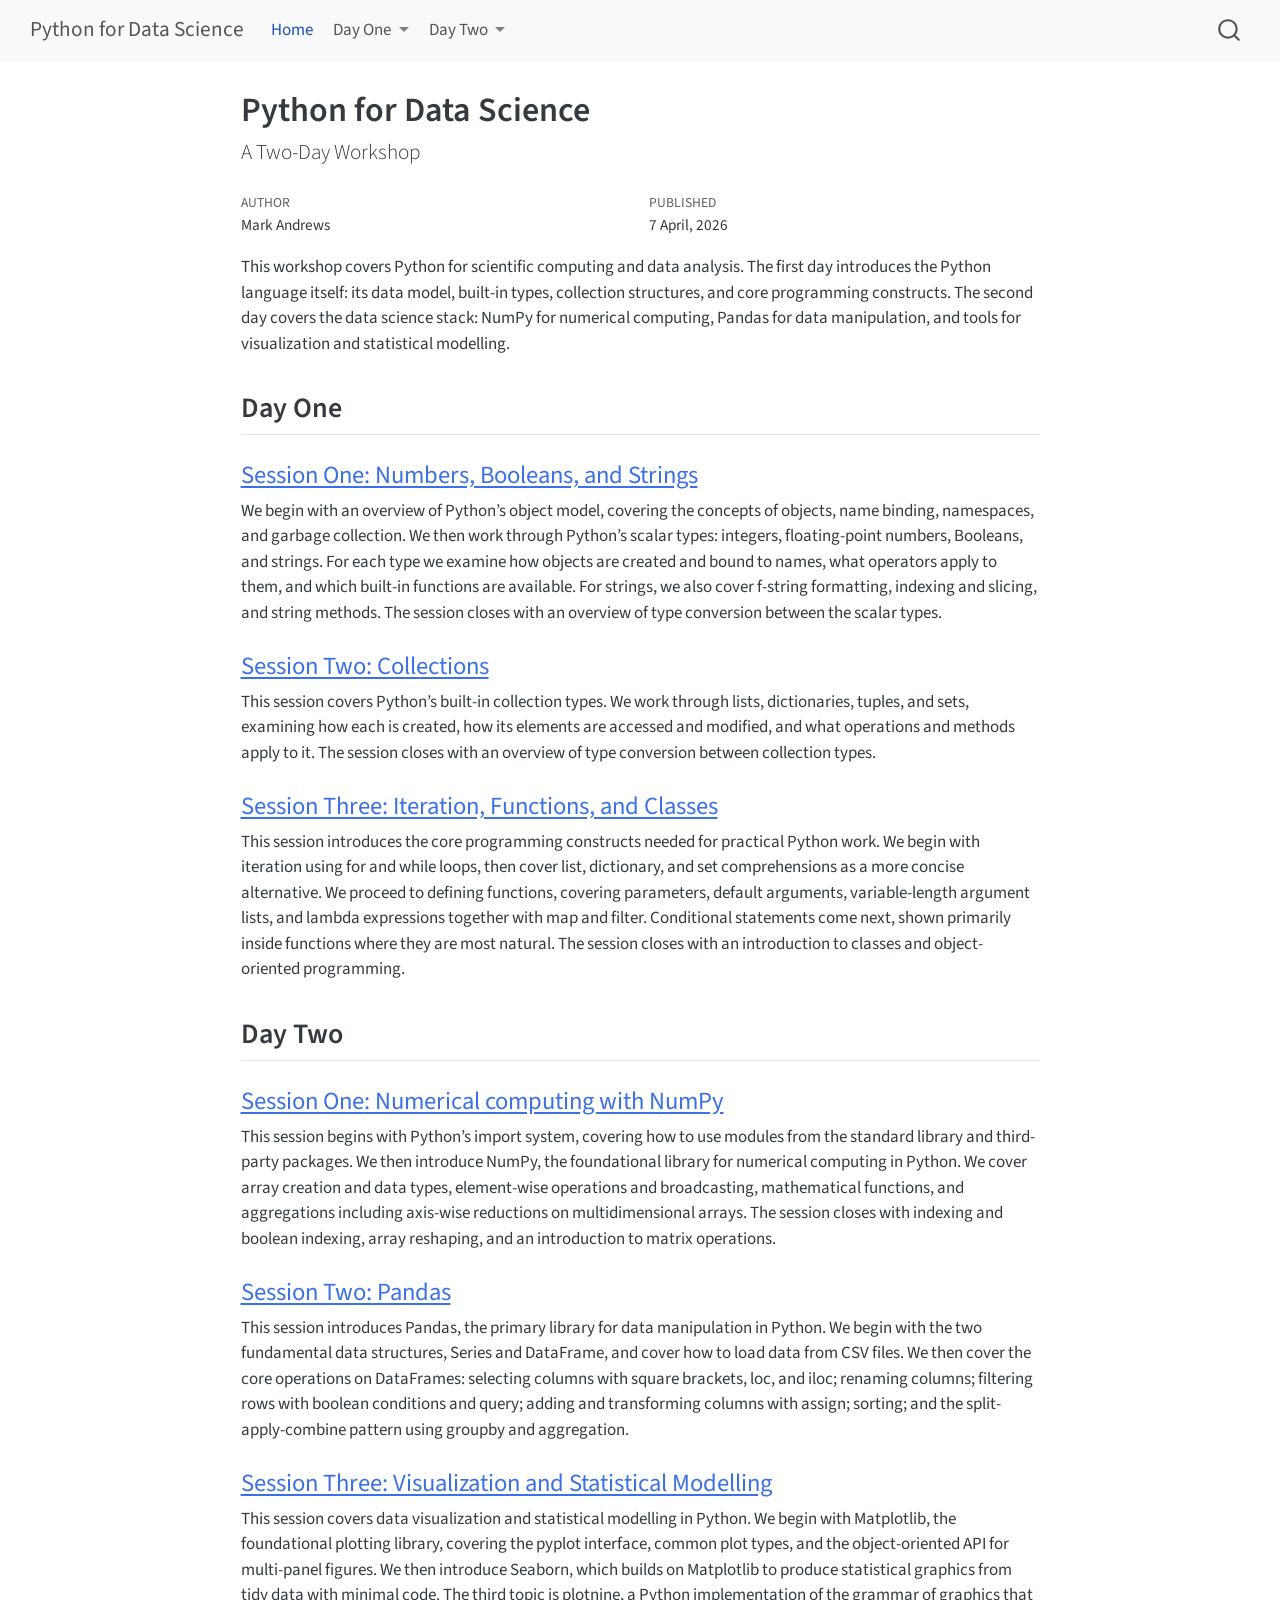
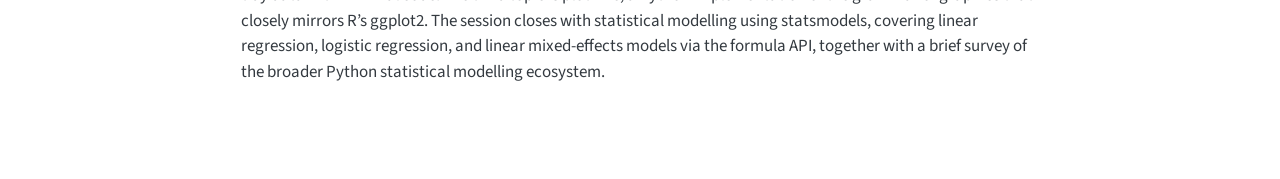
<file: docs/index.html>
<!DOCTYPE html>
<html xmlns="http://www.w3.org/1999/xhtml" lang="en" xml:lang="en"><head>

<meta charset="utf-8">
<meta name="generator" content="quarto-99.9.9">

<meta name="viewport" content="width=device-width, initial-scale=1.0, user-scalable=yes">

<meta name="author" content="Mark Andrews">

<title>Python for Data Science</title>
<style>
code{white-space: pre-wrap;}
span.smallcaps{font-variant: small-caps;}
div.columns{display: flex; gap: min(4vw, 1.5em);}
div.column{flex: auto; overflow-x: auto;}
div.hanging-indent{margin-left: 1.5em; text-indent: -1.5em;}
ul.task-list{list-style: none;}
ul.task-list li input[type="checkbox"] {
  width: 0.8em;
  margin: 0 0.8em 0.2em -1em; /* quarto-specific, see https://github.com/quarto-dev/quarto-cli/issues/4556 */ 
  vertical-align: middle;
}
</style>


<script src="site_libs/quarto-nav/quarto-nav.js"></script>
<script src="site_libs/quarto-nav/headroom.min.js"></script>
<script src="site_libs/clipboard/clipboard.min.js"></script>
<script src="site_libs/quarto-search/autocomplete.umd.js"></script>
<script src="site_libs/quarto-search/fuse.min.js"></script>
<script src="site_libs/quarto-search/quarto-search.js"></script>
<meta name="quarto:offset" content="./">
<script src="site_libs/quarto-html/quarto.js" type="module"></script>
<script src="site_libs/quarto-html/tabsets/tabsets.js" type="module"></script>
<script src="site_libs/quarto-html/axe/axe-check.js" type="module"></script>
<script src="site_libs/quarto-html/popper.min.js"></script>
<script src="site_libs/quarto-html/tippy.umd.min.js"></script>
<script src="site_libs/quarto-html/anchor.min.js"></script>
<link href="site_libs/quarto-html/tippy.css" rel="stylesheet">
<link href="site_libs/quarto-html/quarto-syntax-highlighting-3aa970819e70fbc78806154e5a1fcd28.css" rel="stylesheet" id="quarto-text-highlighting-styles">
<script src="site_libs/bootstrap/bootstrap.min.js"></script>
<link href="site_libs/bootstrap/bootstrap-icons.css" rel="stylesheet">
<link href="site_libs/bootstrap/bootstrap-3a8da83d1308fa72ec9d471f280bd8e8.min.css" rel="stylesheet" append-hash="true" id="quarto-bootstrap" data-mode="light">
<script id="quarto-search-options" type="application/json">{
  "location": "navbar",
  "copy-button": false,
  "collapse-after": 3,
  "panel-placement": "end",
  "type": "overlay",
  "limit": 50,
  "keyboard-shortcut": [
    "f",
    "/",
    "s"
  ],
  "show-item-context": false,
  "language": {
    "search-no-results-text": "No results",
    "search-matching-documents-text": "matching documents",
    "search-copy-link-title": "Copy link to search",
    "search-hide-matches-text": "Hide additional matches",
    "search-more-match-text": "more match in this document",
    "search-more-matches-text": "more matches in this document",
    "search-clear-button-title": "Clear",
    "search-text-placeholder": "",
    "search-detached-cancel-button-title": "Cancel",
    "search-submit-button-title": "Submit",
    "search-label": "Search"
  }
}</script>


<link rel="stylesheet" href="styles.css">
</head>

<body class="nav-fixed fullcontent quarto-light">

<div id="quarto-search-results"></div>
  <header id="quarto-header" class="headroom fixed-top">
    <nav class="navbar navbar-expand-lg " data-bs-theme="dark">
      <div class="navbar-container container-fluid">
      <div class="navbar-brand-container mx-auto">
    <a class="navbar-brand" href="./index.html">
    <span class="navbar-title">Python for Data Science</span>
    </a>
  </div>
            <div id="quarto-search" class="" title="Search"></div>
          <button class="navbar-toggler" type="button" data-bs-toggle="collapse" data-bs-target="#navbarCollapse" aria-controls="navbarCollapse" role="menu" aria-expanded="false" aria-label="Toggle navigation" onclick="if (window.quartoToggleHeadroom) { window.quartoToggleHeadroom(); }">
  <span class="navbar-toggler-icon"></span>
</button>
          <div class="collapse navbar-collapse" id="navbarCollapse">
            <ul class="navbar-nav navbar-nav-scroll me-auto">
  <li class="nav-item">
    <a class="nav-link active" href="./index.html" aria-current="page"> 
<span class="menu-text">Home</span></a>
  </li>  
  <li class="nav-item dropdown ">
    <a class="nav-link dropdown-toggle" href="#" id="nav-menu-day-one" role="link" data-bs-toggle="dropdown" aria-expanded="false">
 <span class="menu-text">Day One</span>
    </a>
    <ul class="dropdown-menu" aria-labelledby="nav-menu-day-one">    
        <li>
    <a class="dropdown-item" href="./day_1_session_1.html">
 <span class="dropdown-text">Session One: Numbers, Booleans, and Strings</span></a>
  </li>  
        <li>
    <a class="dropdown-item" href="./day_1_session_2.html">
 <span class="dropdown-text">Session Two: Collections</span></a>
  </li>  
        <li>
    <a class="dropdown-item" href="./day_1_session_3.html">
 <span class="dropdown-text">Session Three: Iteration, Functions, and Classes</span></a>
  </li>  
    </ul>
  </li>
  <li class="nav-item dropdown ">
    <a class="nav-link dropdown-toggle" href="#" id="nav-menu-day-two" role="link" data-bs-toggle="dropdown" aria-expanded="false">
 <span class="menu-text">Day Two</span>
    </a>
    <ul class="dropdown-menu" aria-labelledby="nav-menu-day-two">    
        <li>
    <a class="dropdown-item" href="./day_2_session_1.html">
 <span class="dropdown-text">Session One: Packages and NumPy</span></a>
  </li>  
        <li>
    <a class="dropdown-item" href="./day_2_session_2.html">
 <span class="dropdown-text">Session Two: Pandas</span></a>
  </li>  
        <li>
    <a class="dropdown-item" href="./day_2_session_3.html">
 <span class="dropdown-text">Session Three: Visualization and Statistical Modelling</span></a>
  </li>  
    </ul>
  </li>
</ul>
          </div> <!-- /navcollapse -->
            <div class="quarto-navbar-tools">
</div>
      </div> <!-- /container-fluid -->
    </nav>
</header>
<!-- content -->
<div id="quarto-content" class="quarto-container page-columns page-rows-contents page-layout-article page-navbar">
<!-- sidebar -->
<!-- margin-sidebar -->
    
<!-- main -->
<main class="content" id="quarto-document-content">

<header id="title-block-header" class="quarto-title-block default">
<div class="quarto-title">
<h1 class="title">Python for Data Science</h1>
<p class="subtitle lead">A Two-Day Workshop</p>
</div>



<div class="quarto-title-meta">

    <div>
    <div class="quarto-title-meta-heading">Author</div>
    <div class="quarto-title-meta-contents">
             <p>Mark Andrews </p>
          </div>
  </div>
    
    <div>
    <div class="quarto-title-meta-heading">Published</div>
    <div class="quarto-title-meta-contents">
      <p class="date">7 April, 2026</p>
    </div>
  </div>
  
    
  </div>
  


</header>


<p>This workshop covers Python for scientific computing and data analysis. The first day introduces the Python language itself: its data model, built-in types, collection structures, and core programming constructs. The second day covers the data science stack: NumPy for numerical computing, Pandas for data manipulation, and tools for visualization and statistical modelling.</p>
<section id="day-one" class="level2">
<h2 class="anchored" data-anchor-id="day-one">Day One</h2>
<section id="session-one-numbers-booleans-and-strings" class="level3">
<h3 class="anchored" data-anchor-id="session-one-numbers-booleans-and-strings"><a href="./day_1_session_1.html">Session One: Numbers, Booleans, and Strings</a></h3>
<p>We begin with an overview of Python’s object model, covering the concepts of objects, name binding, namespaces, and garbage collection. We then work through Python’s scalar types: integers, floating-point numbers, Booleans, and strings. For each type we examine how objects are created and bound to names, what operators apply to them, and which built-in functions are available. For strings, we also cover f-string formatting, indexing and slicing, and string methods. The session closes with an overview of type conversion between the scalar types.</p>
</section>
<section id="session-two-collections" class="level3">
<h3 class="anchored" data-anchor-id="session-two-collections"><a href="./day_1_session_2.html">Session Two: Collections</a></h3>
<p>This session covers Python’s built-in collection types. We work through lists, dictionaries, tuples, and sets, examining how each is created, how its elements are accessed and modified, and what operations and methods apply to it. The session closes with an overview of type conversion between collection types.</p>
</section>
<section id="session-three-iteration-functions-and-classes" class="level3">
<h3 class="anchored" data-anchor-id="session-three-iteration-functions-and-classes"><a href="./day_1_session_3.html">Session Three: Iteration, Functions, and Classes</a></h3>
<p>This session introduces the core programming constructs needed for practical Python work. We begin with iteration using for and while loops, then cover list, dictionary, and set comprehensions as a more concise alternative. We proceed to defining functions, covering parameters, default arguments, variable-length argument lists, and lambda expressions together with map and filter. Conditional statements come next, shown primarily inside functions where they are most natural. The session closes with an introduction to classes and object-oriented programming.</p>
</section>
</section>
<section id="day-two" class="level2">
<h2 class="anchored" data-anchor-id="day-two">Day Two</h2>
<section id="session-one-numerical-computing-with-numpy" class="level3">
<h3 class="anchored" data-anchor-id="session-one-numerical-computing-with-numpy"><a href="./day_2_session_1.html">Session One: Numerical computing with NumPy</a></h3>
<p>This session begins with Python’s import system, covering how to use modules from the standard library and third-party packages. We then introduce NumPy, the foundational library for numerical computing in Python. We cover array creation and data types, element-wise operations and broadcasting, mathematical functions, and aggregations including axis-wise reductions on multidimensional arrays. The session closes with indexing and boolean indexing, array reshaping, and an introduction to matrix operations.</p>
</section>
<section id="session-two-pandas" class="level3">
<h3 class="anchored" data-anchor-id="session-two-pandas"><a href="./day_2_session_2.html">Session Two: Pandas</a></h3>
<p>This session introduces Pandas, the primary library for data manipulation in Python. We begin with the two fundamental data structures, Series and DataFrame, and cover how to load data from CSV files. We then cover the core operations on DataFrames: selecting columns with square brackets, loc, and iloc; renaming columns; filtering rows with boolean conditions and query; adding and transforming columns with assign; sorting; and the split-apply-combine pattern using groupby and aggregation.</p>
</section>
<section id="session-three-visualization-and-statistical-modelling" class="level3">
<h3 class="anchored" data-anchor-id="session-three-visualization-and-statistical-modelling"><a href="./day_2_session_3.html">Session Three: Visualization and Statistical Modelling</a></h3>
<p>This session covers data visualization and statistical modelling in Python. We begin with Matplotlib, the foundational plotting library, covering the pyplot interface, common plot types, and the object-oriented API for multi-panel figures. We then introduce Seaborn, which builds on Matplotlib to produce statistical graphics from tidy data with minimal code. The third topic is plotnine, a Python implementation of the grammar of graphics that closely mirrors R’s ggplot2. The session closes with statistical modelling using statsmodels, covering linear regression, logistic regression, and linear mixed-effects models via the formula API, together with a brief survey of the broader Python statistical modelling ecosystem.</p>


</section>
</section>

</main> <!-- /main -->
<script id="quarto-html-after-body" type="application/javascript">
  window.document.addEventListener("DOMContentLoaded", function (event) {
    const icon = "";
    const anchorJS = new window.AnchorJS();
    anchorJS.options = {
      placement: 'right',
      icon: icon
    };
    anchorJS.add('.anchored');
    const isCodeAnnotation = (el) => {
      for (const clz of el.classList) {
        if (clz.startsWith('code-annotation-')) {                     
          return true;
        }
      }
      return false;
    }
    const onCopySuccess = function(e) {
      // button target
      const button = e.trigger;
      // don't keep focus
      button.blur();
      // flash "checked"
      button.classList.add('code-copy-button-checked');
      var currentTitle = button.getAttribute("title");
      button.setAttribute("title", "Copied!");
      let tooltip;
      if (window.bootstrap) {
        button.setAttribute("data-bs-toggle", "tooltip");
        button.setAttribute("data-bs-placement", "left");
        button.setAttribute("data-bs-title", "Copied!");
        tooltip = new bootstrap.Tooltip(button, 
          { trigger: "manual", 
            customClass: "code-copy-button-tooltip",
            offset: [0, -8]});
        tooltip.show();    
      }
      setTimeout(function() {
        if (tooltip) {
          tooltip.hide();
          button.removeAttribute("data-bs-title");
          button.removeAttribute("data-bs-toggle");
          button.removeAttribute("data-bs-placement");
        }
        button.setAttribute("title", currentTitle);
        button.classList.remove('code-copy-button-checked');
      }, 1000);
      // clear code selection
      e.clearSelection();
    }
    const getTextToCopy = function(trigger) {
      const outerScaffold = trigger.parentElement.cloneNode(true);
      const codeEl = outerScaffold.querySelector('code');
      for (const childEl of codeEl.children) {
        if (isCodeAnnotation(childEl)) {
          childEl.remove();
        }
      }
      return codeEl.innerText;
    }
    const clipboard = new window.ClipboardJS('.code-copy-button:not([data-in-quarto-modal])', {
      text: getTextToCopy
    });
    clipboard.on('success', onCopySuccess);
    if (window.document.getElementById('quarto-embedded-source-code-modal')) {
      const clipboardModal = new window.ClipboardJS('.code-copy-button[data-in-quarto-modal]', {
        text: getTextToCopy,
        container: window.document.getElementById('quarto-embedded-source-code-modal')
      });
      clipboardModal.on('success', onCopySuccess);
    }
      var localhostRegex = new RegExp(/^(?:http|https):\/\/localhost\:?[0-9]*\//);
      var mailtoRegex = new RegExp(/^mailto:/);
        var filterRegex = new RegExp('/' + window.location.host + '/');
      var isInternal = (href) => {
          return filterRegex.test(href) || localhostRegex.test(href) || mailtoRegex.test(href);
      }
      // Inspect non-navigation links and adorn them if external
     var links = window.document.querySelectorAll('a[href]:not(.nav-link):not(.navbar-brand):not(.toc-action):not(.sidebar-link):not(.sidebar-item-toggle):not(.pagination-link):not(.no-external):not([aria-hidden]):not(.dropdown-item):not(.quarto-navigation-tool):not(.about-link)');
      for (var i=0; i<links.length; i++) {
        const link = links[i];
        if (!isInternal(link.href)) {
          // undo the damage that might have been done by quarto-nav.js in the case of
          // links that we want to consider external
          if (link.dataset.originalHref !== undefined) {
            link.href = link.dataset.originalHref;
          }
        }
      }
    function tippyHover(el, contentFn, onTriggerFn, onUntriggerFn) {
      const config = {
        allowHTML: true,
        maxWidth: 500,
        delay: 100,
        arrow: false,
        appendTo: function(el) {
            return el.parentElement;
        },
        interactive: true,
        interactiveBorder: 10,
        theme: 'quarto',
        placement: 'bottom-start',
      };
      if (contentFn) {
        config.content = contentFn;
      }
      if (onTriggerFn) {
        config.onTrigger = onTriggerFn;
      }
      if (onUntriggerFn) {
        config.onUntrigger = onUntriggerFn;
      }
      window.tippy(el, config); 
    }
    const noterefs = window.document.querySelectorAll('a[role="doc-noteref"]');
    for (var i=0; i<noterefs.length; i++) {
      const ref = noterefs[i];
      tippyHover(ref, function() {
        // use id or data attribute instead here
        let href = ref.getAttribute('data-footnote-href') || ref.getAttribute('href');
        try { href = new URL(href).hash; } catch {}
        const id = href.replace(/^#\/?/, "");
        const note = window.document.getElementById(id);
        if (note) {
          return note.innerHTML;
        } else {
          return "";
        }
      });
    }
    const xrefs = window.document.querySelectorAll('a.quarto-xref');
    const processXRef = (id, note) => {
      // Strip column container classes
      const stripColumnClz = (el) => {
        el.classList.remove("page-full", "page-columns");
        if (el.children) {
          for (const child of el.children) {
            stripColumnClz(child);
          }
        }
      }
      stripColumnClz(note)
      if (id === null || id.startsWith('sec-')) {
        // Special case sections, only their first couple elements
        const container = document.createElement("div");
        if (note.children && note.children.length > 2) {
          container.appendChild(note.children[0].cloneNode(true));
          for (let i = 1; i < note.children.length; i++) {
            const child = note.children[i];
            if (child.tagName === "P" && child.innerText === "") {
              continue;
            } else {
              container.appendChild(child.cloneNode(true));
              break;
            }
          }
          if (window.Quarto?.typesetMath) {
            window.Quarto.typesetMath(container);
          }
          return container.innerHTML
        } else {
          if (window.Quarto?.typesetMath) {
            window.Quarto.typesetMath(note);
          }
          return note.innerHTML;
        }
      } else {
        // Remove any anchor links if they are present
        const anchorLink = note.querySelector('a.anchorjs-link');
        if (anchorLink) {
          anchorLink.remove();
        }
        if (window.Quarto?.typesetMath) {
          window.Quarto.typesetMath(note);
        }
        if (note.classList.contains("callout")) {
          return note.outerHTML;
        } else {
          return note.innerHTML;
        }
      }
    }
    for (var i=0; i<xrefs.length; i++) {
      const xref = xrefs[i];
      tippyHover(xref, undefined, function(instance) {
        instance.disable();
        let url = xref.getAttribute('href');
        let hash = undefined; 
        if (url.startsWith('#')) {
          hash = url;
        } else {
          try { hash = new URL(url).hash; } catch {}
        }
        if (hash) {
          const id = hash.replace(/^#\/?/, "");
          const note = window.document.getElementById(id);
          if (note !== null) {
            try {
              const html = processXRef(id, note.cloneNode(true));
              instance.setContent(html);
            } finally {
              instance.enable();
              instance.show();
            }
          } else {
            // See if we can fetch this
            fetch(url.split('#')[0])
            .then(res => res.text())
            .then(html => {
              const parser = new DOMParser();
              const htmlDoc = parser.parseFromString(html, "text/html");
              const note = htmlDoc.getElementById(id);
              if (note !== null) {
                const html = processXRef(id, note);
                instance.setContent(html);
              } 
            }).finally(() => {
              instance.enable();
              instance.show();
            });
          }
        } else {
          // See if we can fetch a full url (with no hash to target)
          // This is a special case and we should probably do some content thinning / targeting
          fetch(url)
          .then(res => res.text())
          .then(html => {
            const parser = new DOMParser();
            const htmlDoc = parser.parseFromString(html, "text/html");
            const note = htmlDoc.querySelector('main.content');
            if (note !== null) {
              // This should only happen for chapter cross references
              // (since there is no id in the URL)
              // remove the first header
              if (note.children.length > 0 && note.children[0].tagName === "HEADER") {
                note.children[0].remove();
              }
              const html = processXRef(null, note);
              instance.setContent(html);
            } 
          }).finally(() => {
            instance.enable();
            instance.show();
          });
        }
      }, function(instance) {
      });
    }
        let selectedAnnoteEl;
        const selectorForAnnotation = ( cell, annotation) => {
          let cellAttr = 'data-code-cell="' + cell + '"';
          let lineAttr = 'data-code-annotation="' +  annotation + '"';
          const selector = 'span[' + cellAttr + '][' + lineAttr + ']';
          return selector;
        }
        const selectCodeLines = (annoteEl) => {
          const doc = window.document;
          const targetCell = annoteEl.getAttribute("data-target-cell");
          const targetAnnotation = annoteEl.getAttribute("data-target-annotation");
          const annoteSpan = window.document.querySelector(selectorForAnnotation(targetCell, targetAnnotation));
          const lines = annoteSpan.getAttribute("data-code-lines").split(",");
          const lineIds = lines.map((line) => {
            return targetCell + "-" + line;
          })
          let top = null;
          let height = null;
          let parent = null;
          if (lineIds.length > 0) {
              //compute the position of the single el (top and bottom and make a div)
              const el = window.document.getElementById(lineIds[0]);
              top = el.offsetTop;
              height = el.offsetHeight;
              parent = el.parentElement.parentElement;
            if (lineIds.length > 1) {
              const lastEl = window.document.getElementById(lineIds[lineIds.length - 1]);
              const bottom = lastEl.offsetTop + lastEl.offsetHeight;
              height = bottom - top;
            }
            if (top !== null && height !== null && parent !== null) {
              // cook up a div (if necessary) and position it 
              let div = window.document.getElementById("code-annotation-line-highlight");
              if (div === null) {
                div = window.document.createElement("div");
                div.setAttribute("id", "code-annotation-line-highlight");
                div.style.position = 'absolute';
                parent.appendChild(div);
              }
              div.style.top = top - 2 + "px";
              div.style.height = height + 4 + "px";
              div.style.left = 0;
              let gutterDiv = window.document.getElementById("code-annotation-line-highlight-gutter");
              if (gutterDiv === null) {
                gutterDiv = window.document.createElement("div");
                gutterDiv.setAttribute("id", "code-annotation-line-highlight-gutter");
                gutterDiv.style.position = 'absolute';
                const codeCell = window.document.getElementById(targetCell);
                const gutter = codeCell.querySelector('.code-annotation-gutter');
                gutter.appendChild(gutterDiv);
              }
              gutterDiv.style.top = top - 2 + "px";
              gutterDiv.style.height = height + 4 + "px";
            }
            selectedAnnoteEl = annoteEl;
          }
        };
        const unselectCodeLines = () => {
          const elementsIds = ["code-annotation-line-highlight", "code-annotation-line-highlight-gutter"];
          elementsIds.forEach((elId) => {
            const div = window.document.getElementById(elId);
            if (div) {
              div.remove();
            }
          });
          selectedAnnoteEl = undefined;
        };
          // Handle positioning of the toggle
      window.addEventListener(
        "resize",
        throttle(() => {
          elRect = undefined;
          if (selectedAnnoteEl) {
            selectCodeLines(selectedAnnoteEl);
          }
        }, 10)
      );
      function throttle(fn, ms) {
      let throttle = false;
      let timer;
        return (...args) => {
          if(!throttle) { // first call gets through
              fn.apply(this, args);
              throttle = true;
          } else { // all the others get throttled
              if(timer) clearTimeout(timer); // cancel #2
              timer = setTimeout(() => {
                fn.apply(this, args);
                timer = throttle = false;
              }, ms);
          }
        };
      }
        // Attach click handler to the DT
        const annoteDls = window.document.querySelectorAll('dt[data-target-cell]');
        for (const annoteDlNode of annoteDls) {
          annoteDlNode.addEventListener('click', (event) => {
            const clickedEl = event.target;
            if (clickedEl !== selectedAnnoteEl) {
              unselectCodeLines();
              const activeEl = window.document.querySelector('dt[data-target-cell].code-annotation-active');
              if (activeEl) {
                activeEl.classList.remove('code-annotation-active');
              }
              selectCodeLines(clickedEl);
              clickedEl.classList.add('code-annotation-active');
            } else {
              // Unselect the line
              unselectCodeLines();
              clickedEl.classList.remove('code-annotation-active');
            }
          });
        }
    const findCites = (el) => {
      const parentEl = el.parentElement;
      if (parentEl) {
        const cites = parentEl.dataset.cites;
        if (cites) {
          return {
            el,
            cites: cites.split(' ')
          };
        } else {
          return findCites(el.parentElement)
        }
      } else {
        return undefined;
      }
    };
    var bibliorefs = window.document.querySelectorAll('a[role="doc-biblioref"]');
    for (var i=0; i<bibliorefs.length; i++) {
      const ref = bibliorefs[i];
      const citeInfo = findCites(ref);
      if (citeInfo) {
        tippyHover(citeInfo.el, function() {
          var popup = window.document.createElement('div');
          citeInfo.cites.forEach(function(cite) {
            var citeDiv = window.document.createElement('div');
            citeDiv.classList.add('hanging-indent');
            citeDiv.classList.add('csl-entry');
            var biblioDiv = window.document.getElementById('ref-' + cite);
            if (biblioDiv) {
              citeDiv.innerHTML = biblioDiv.innerHTML;
            }
            popup.appendChild(citeDiv);
          });
          return popup.innerHTML;
        });
      }
    }
  });
  </script>
</div> <!-- /content -->




</body></html>
</file>
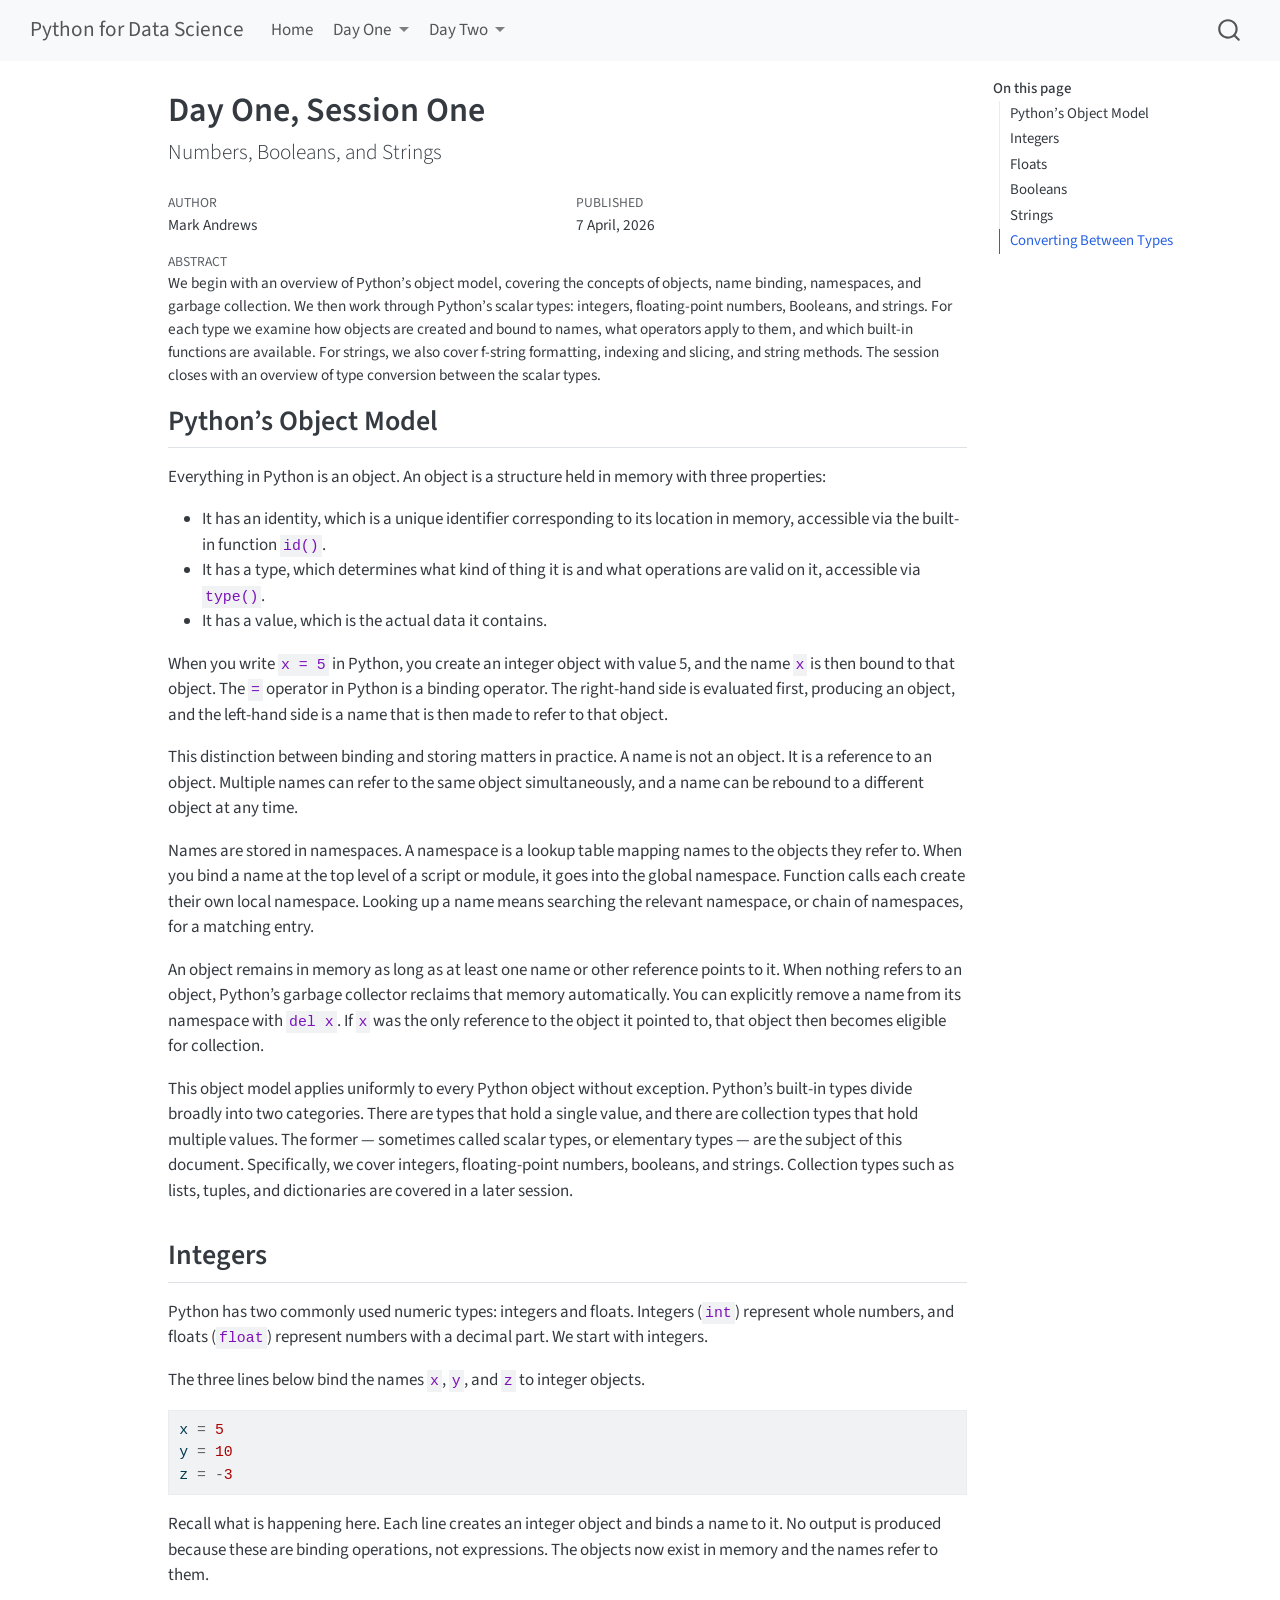
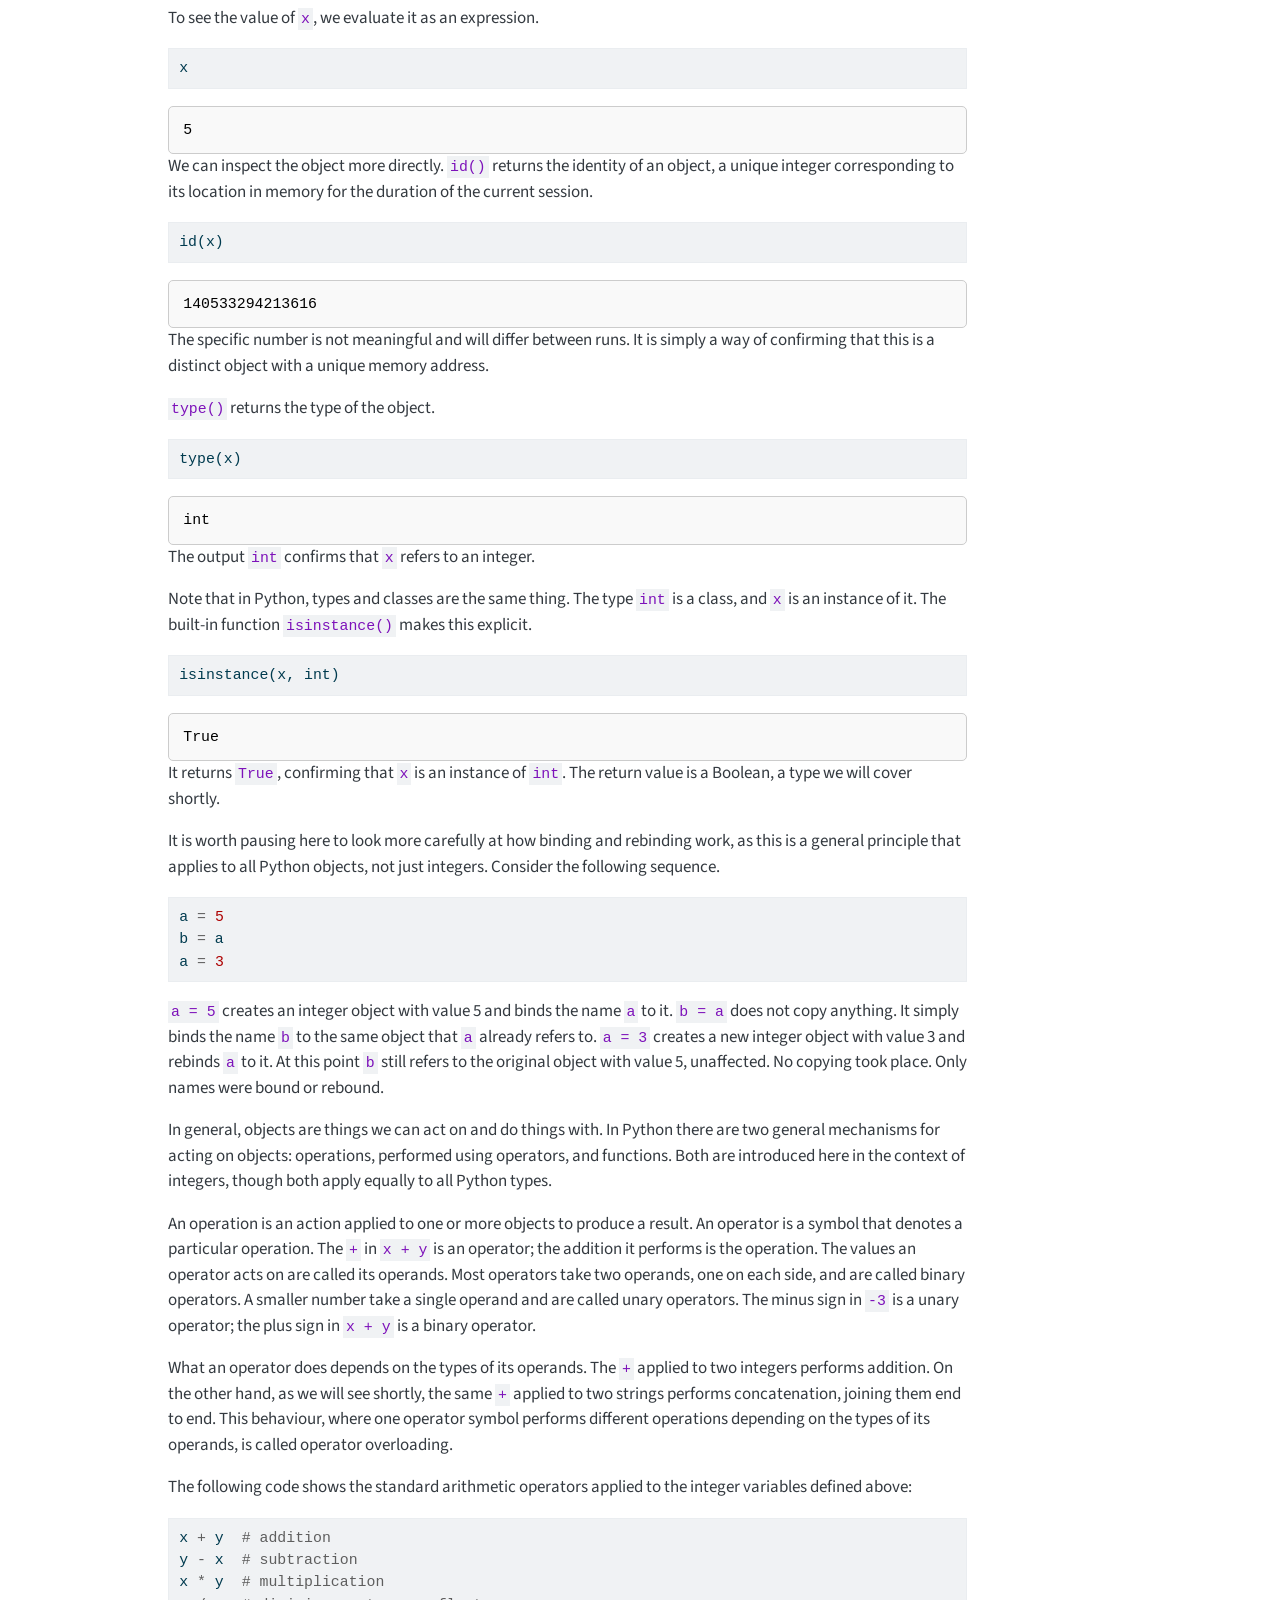
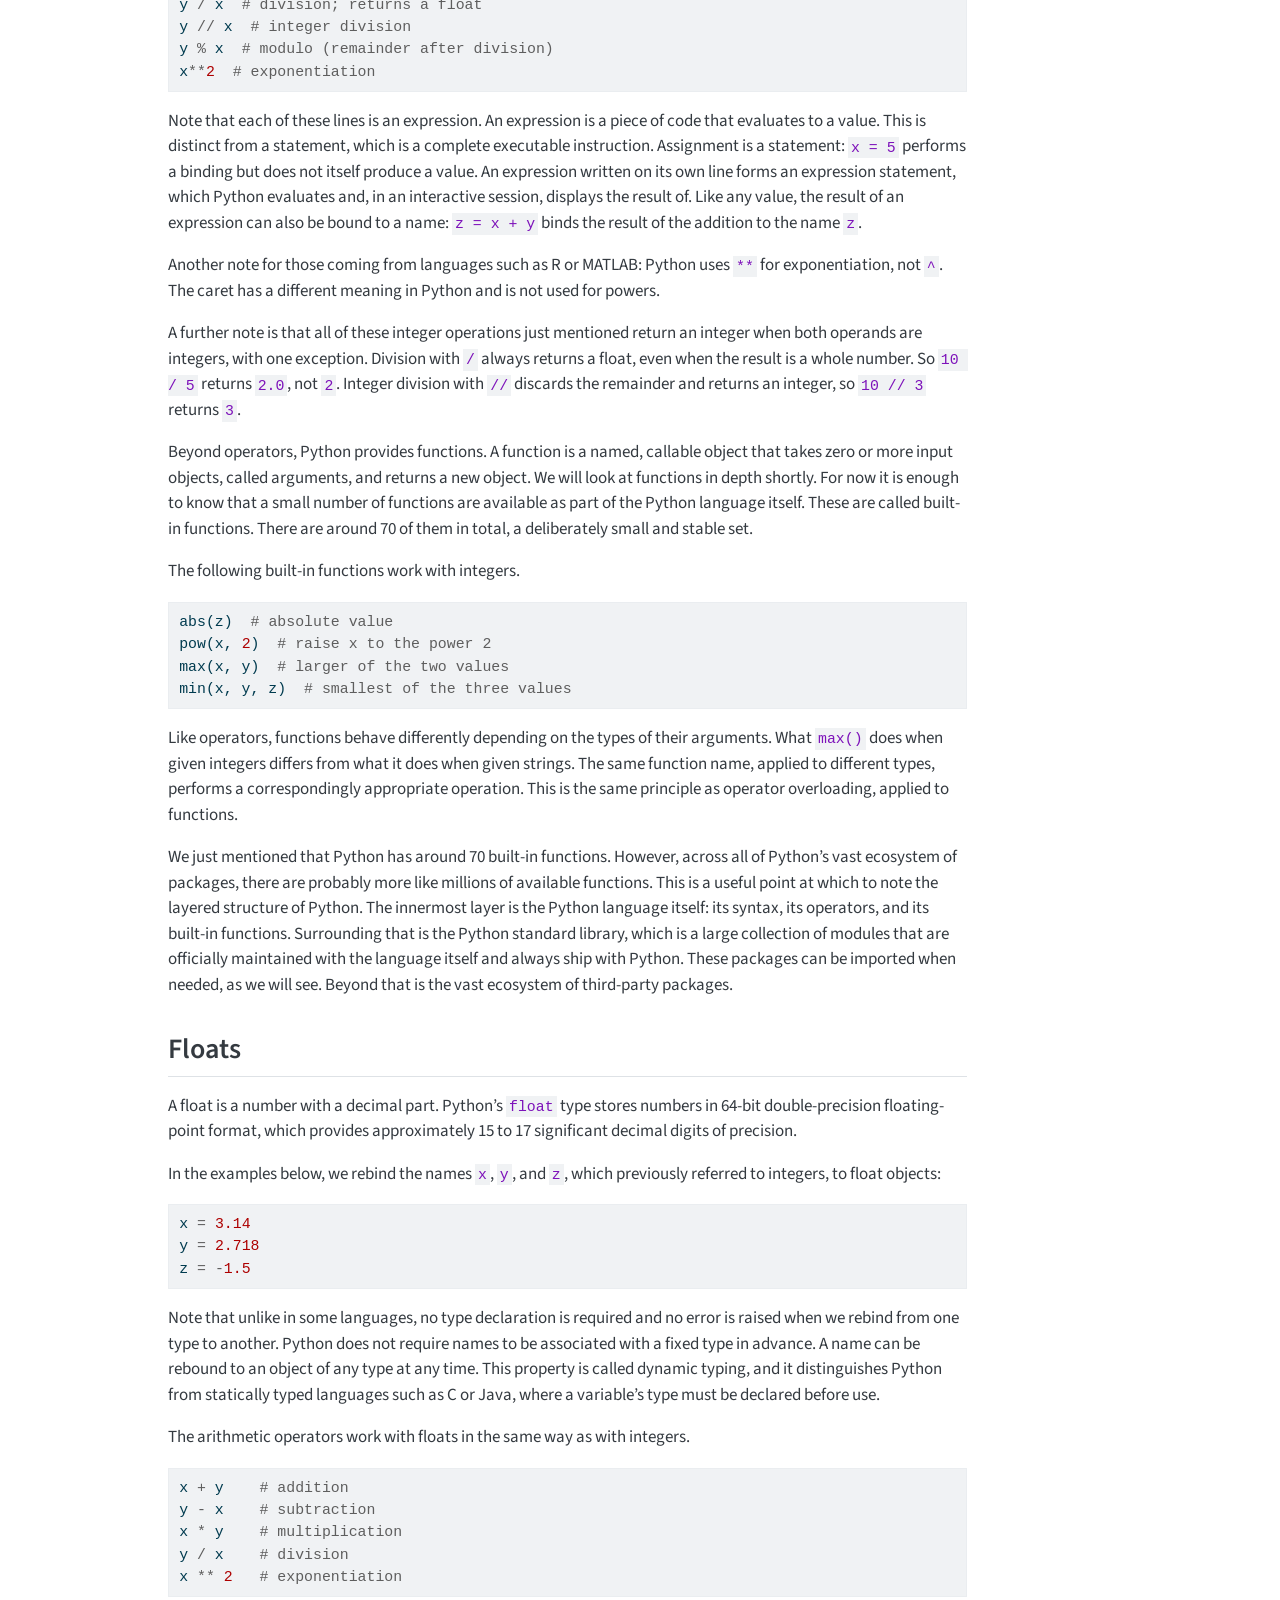
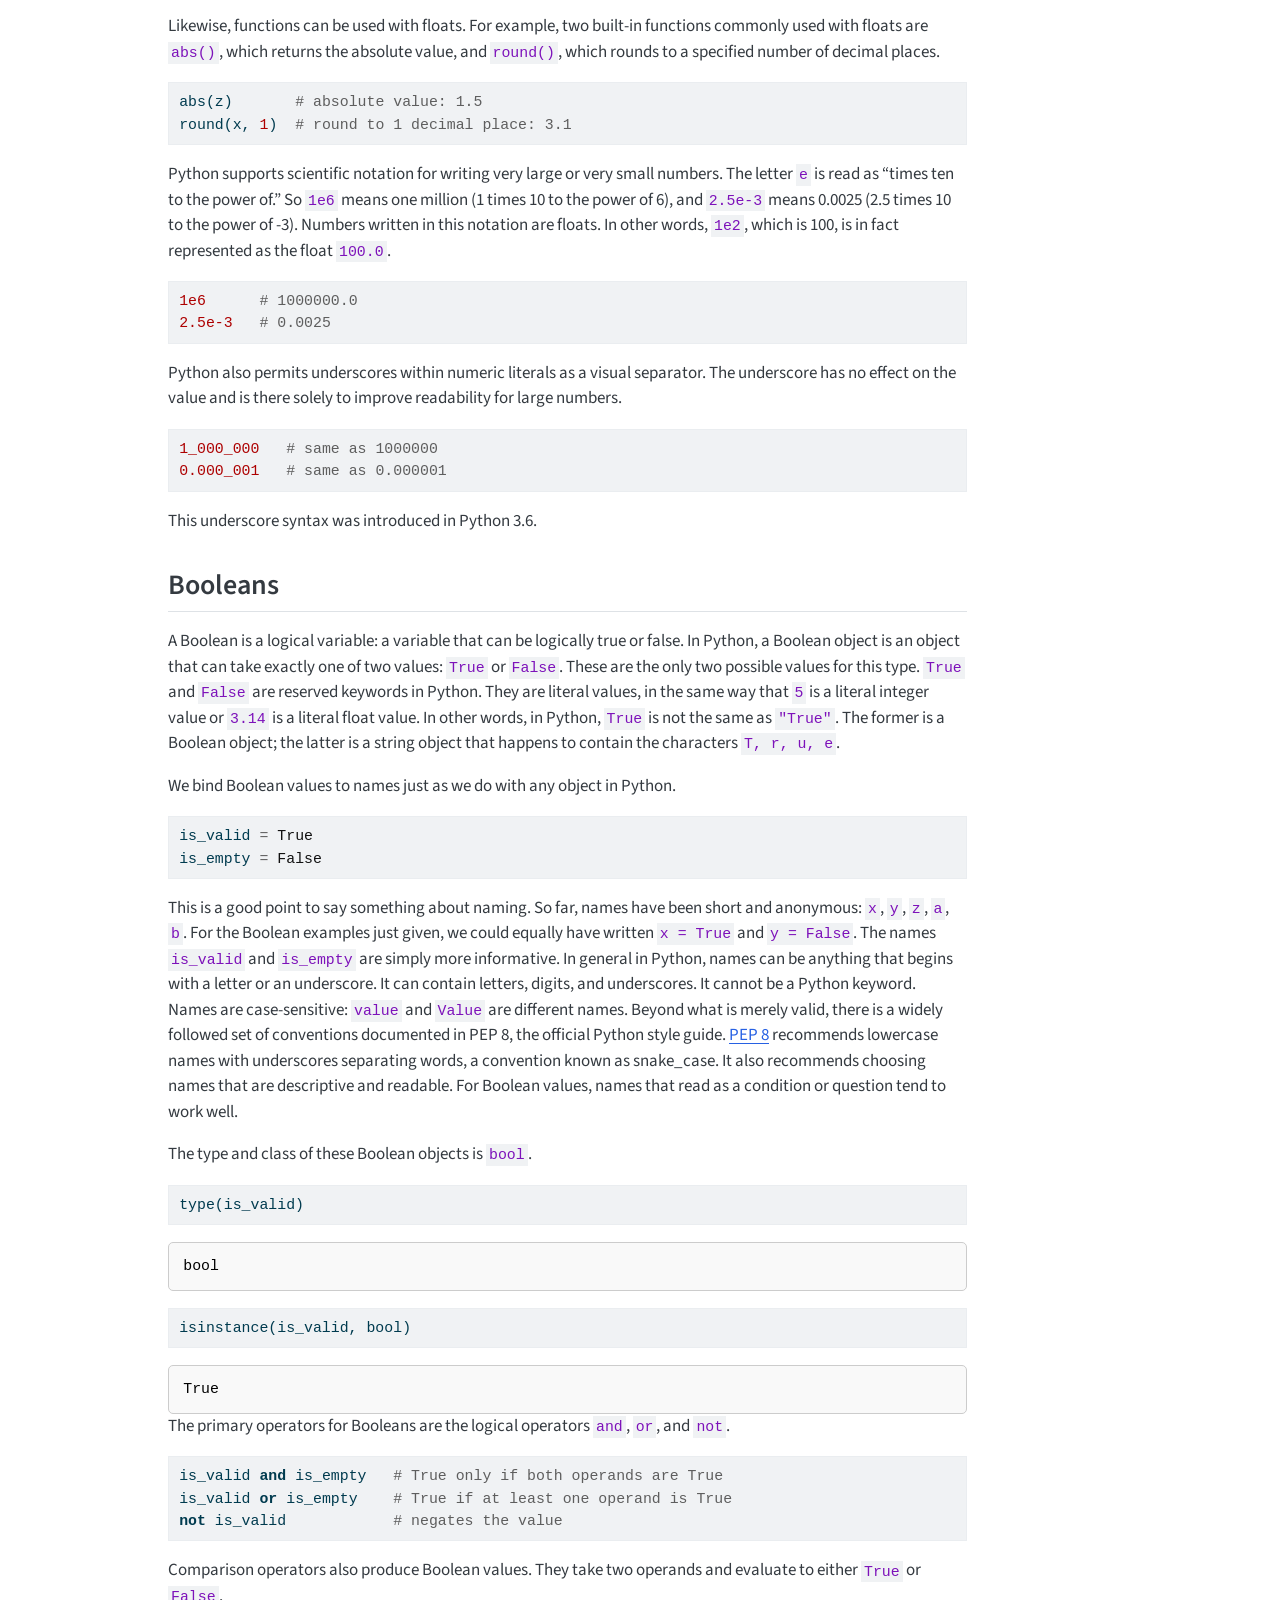
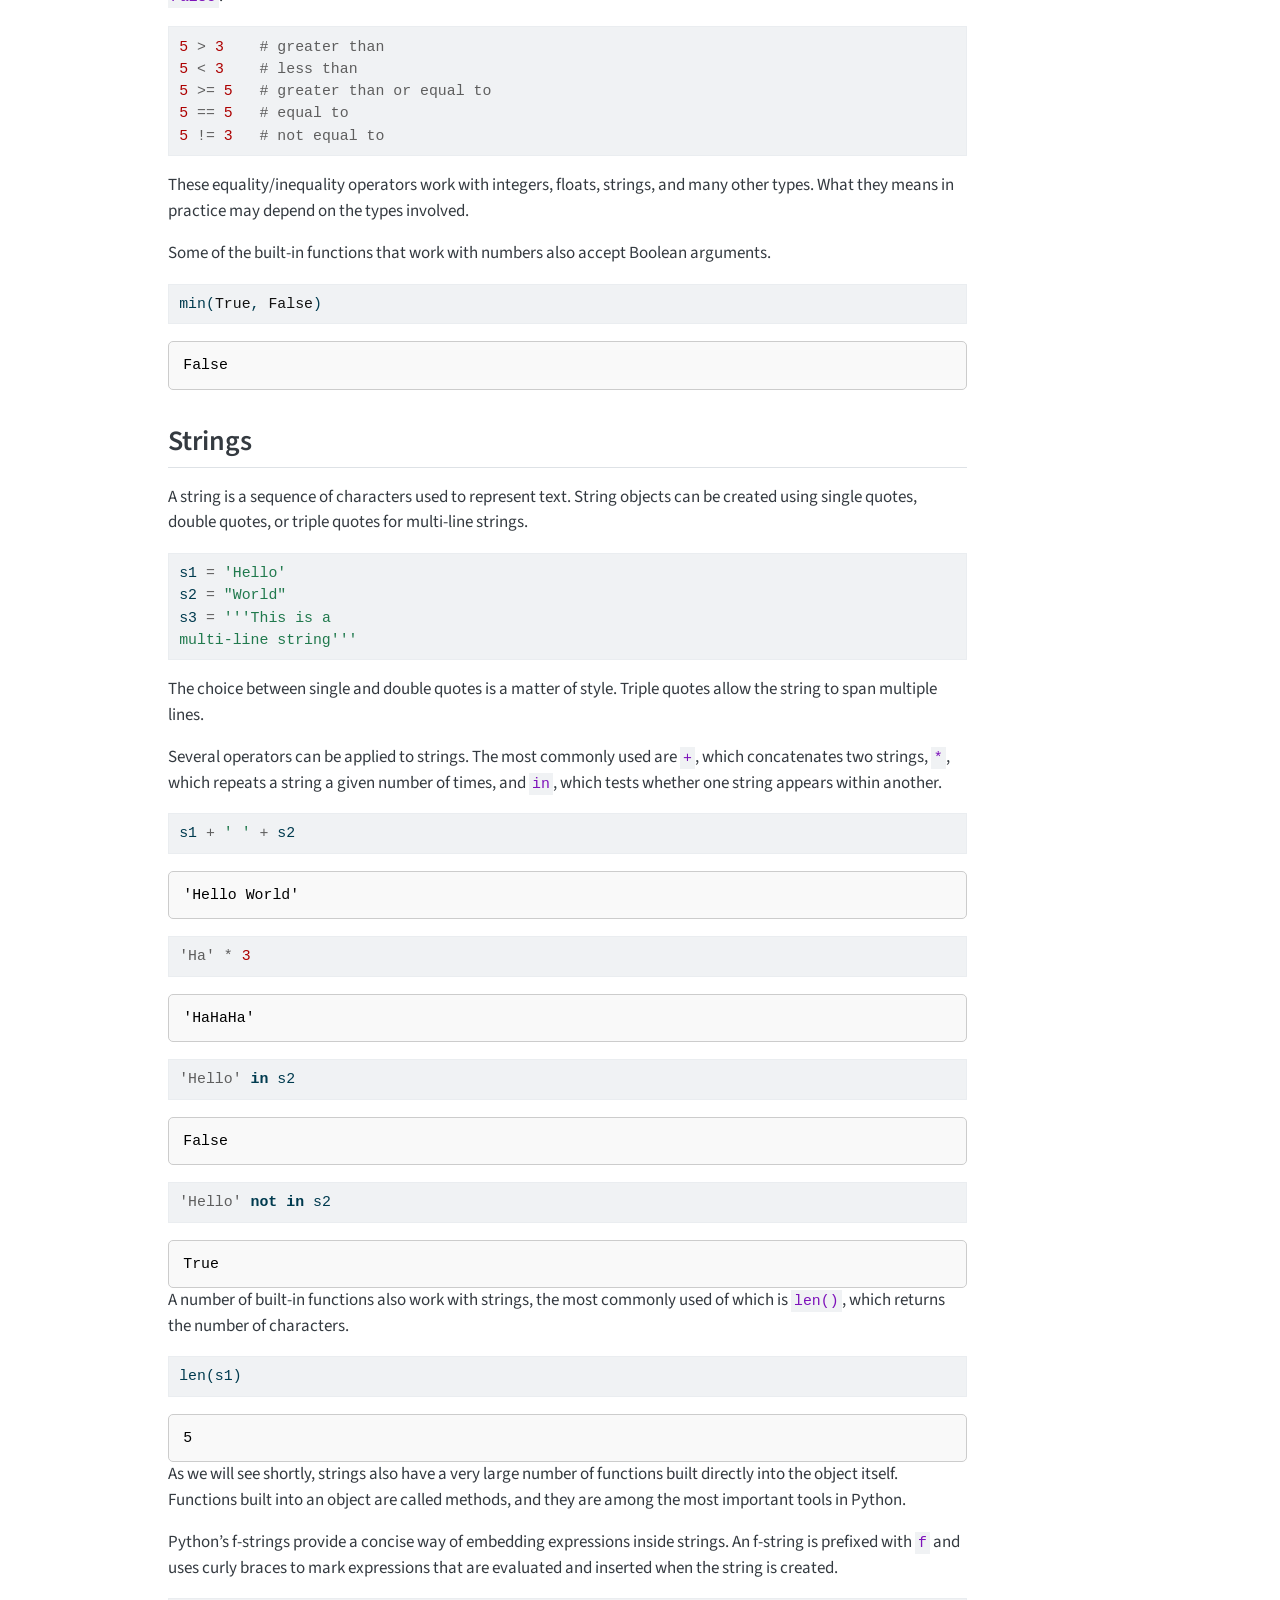
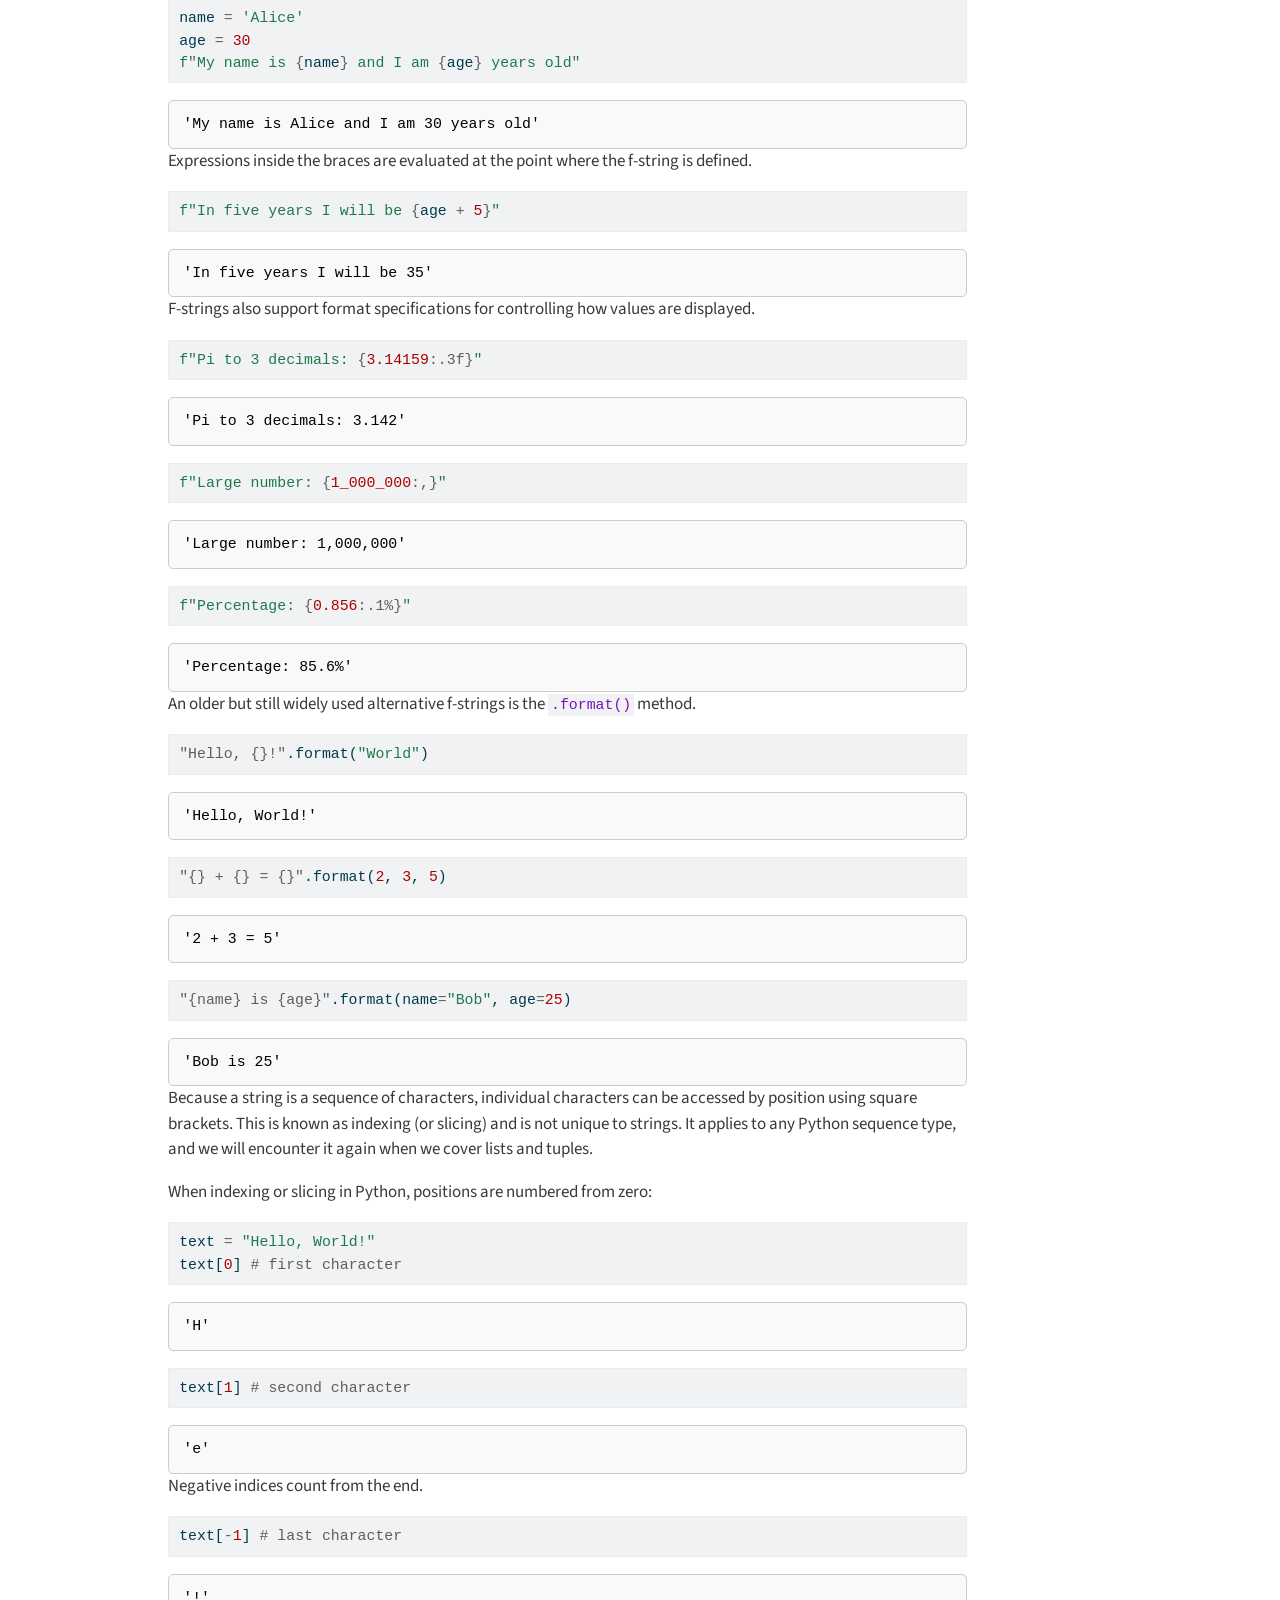
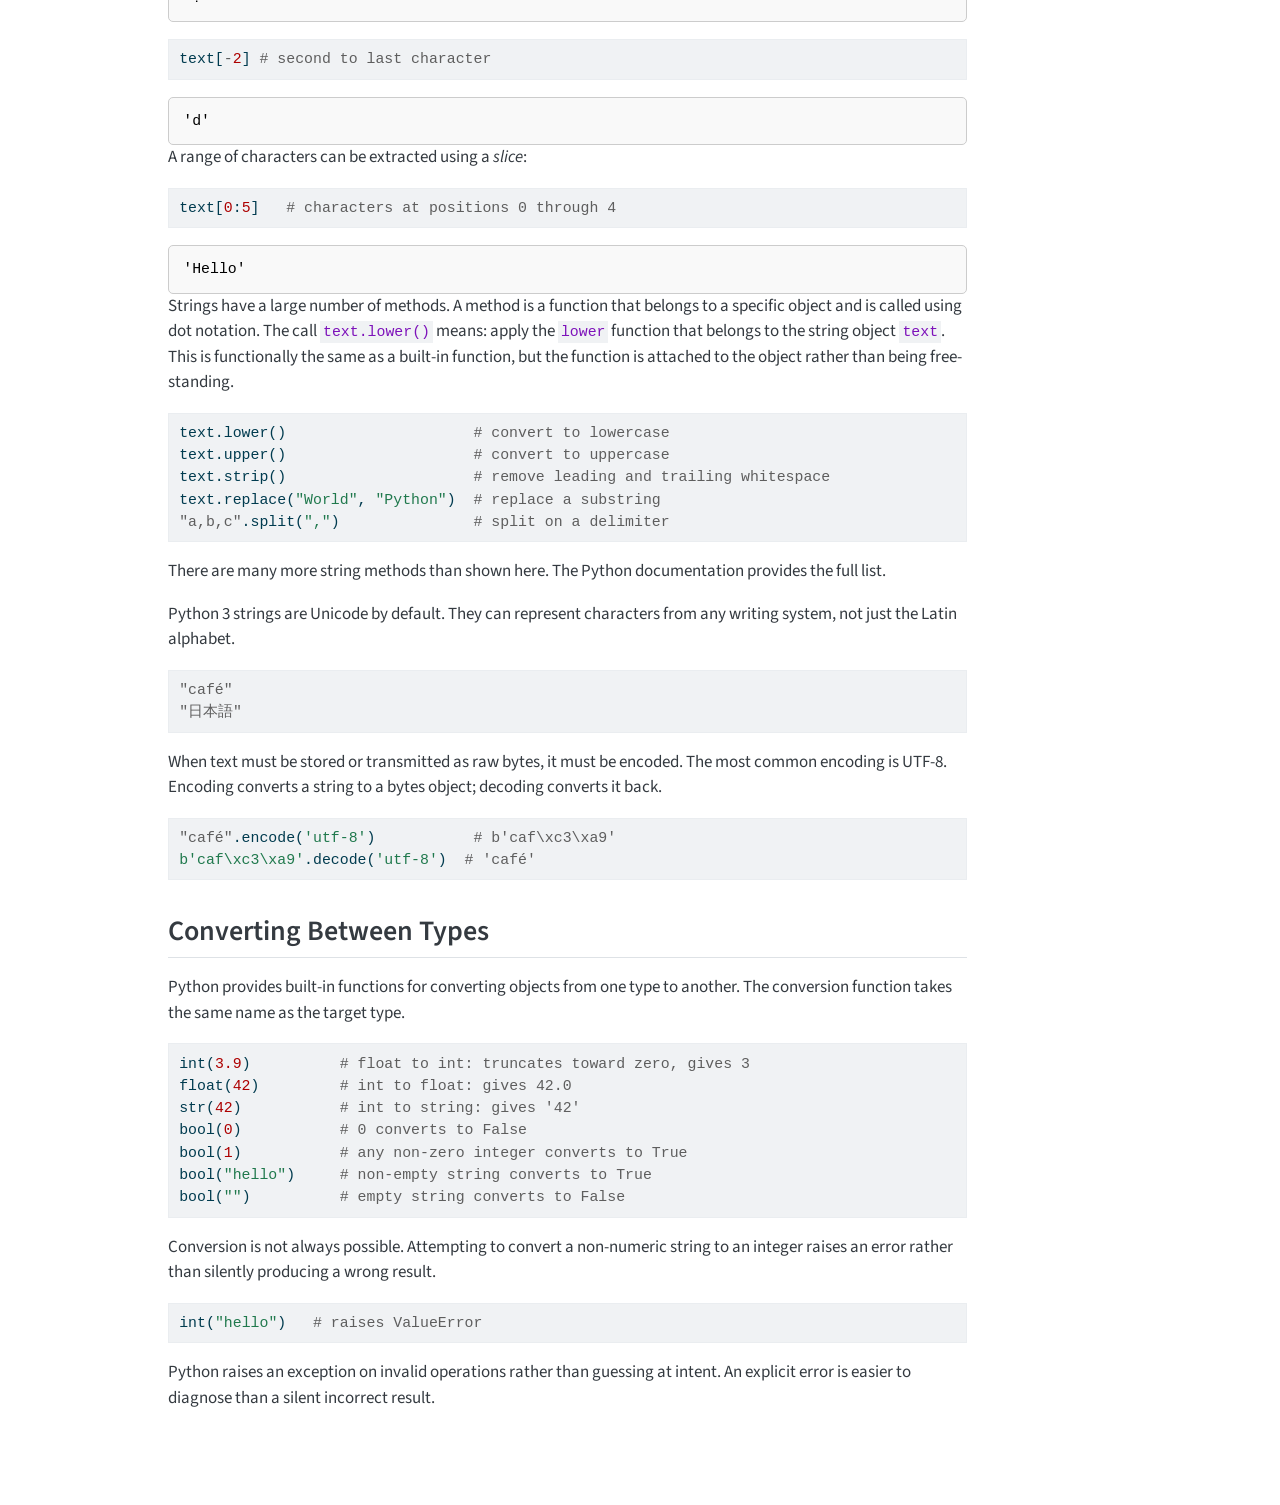
<file: docs/day_1_session_1.html>
<!DOCTYPE html>
<html xmlns="http://www.w3.org/1999/xhtml" lang="en" xml:lang="en"><head>

<meta charset="utf-8">
<meta name="generator" content="quarto-99.9.9">

<meta name="viewport" content="width=device-width, initial-scale=1.0, user-scalable=yes">

<meta name="author" content="Mark Andrews">

<title>Day One, Session One – Python for Data Science</title>
<style>
code{white-space: pre-wrap;}
span.smallcaps{font-variant: small-caps;}
div.columns{display: flex; gap: min(4vw, 1.5em);}
div.column{flex: auto; overflow-x: auto;}
div.hanging-indent{margin-left: 1.5em; text-indent: -1.5em;}
ul.task-list{list-style: none;}
ul.task-list li input[type="checkbox"] {
  width: 0.8em;
  margin: 0 0.8em 0.2em -1em; /* quarto-specific, see https://github.com/quarto-dev/quarto-cli/issues/4556 */ 
  vertical-align: middle;
}
/* CSS for syntax highlighting */
html { -webkit-text-size-adjust: 100%; }
pre > code.sourceCode { white-space: pre; position: relative; }
pre > code.sourceCode > span { display: inline-block; line-height: 1.25; }
pre > code.sourceCode > span:empty { height: 1.2em; }
.sourceCode { overflow: visible; }
code.sourceCode > span { color: inherit; text-decoration: inherit; }
div.sourceCode { margin: 1em 0; }
pre.sourceCode { margin: 0; }
@media screen {
div.sourceCode { overflow: auto; }
}
@media print {
pre > code.sourceCode { white-space: pre-wrap; }
pre > code.sourceCode > span { text-indent: -5em; padding-left: 5em; }
}
pre.numberSource code
  { counter-reset: source-line 0; }
pre.numberSource code > span
  { position: relative; left: -4em; counter-increment: source-line; }
pre.numberSource code > span > a:first-child::before
  { content: counter(source-line);
    position: relative; left: -1em; text-align: right; vertical-align: baseline;
    border: none; display: inline-block;
    -webkit-touch-callout: none; -webkit-user-select: none;
    -khtml-user-select: none; -moz-user-select: none;
    -ms-user-select: none; user-select: none;
    padding: 0 4px; width: 4em;
  }
pre.numberSource { margin-left: 3em;  padding-left: 4px; }
div.sourceCode
  {   }
@media screen {
pre > code.sourceCode > span > a:first-child::before { text-decoration: underline; }
}
</style>


<script src="site_libs/quarto-nav/quarto-nav.js"></script>
<script src="site_libs/quarto-nav/headroom.min.js"></script>
<script src="site_libs/clipboard/clipboard.min.js"></script>
<script src="site_libs/quarto-search/autocomplete.umd.js"></script>
<script src="site_libs/quarto-search/fuse.min.js"></script>
<script src="site_libs/quarto-search/quarto-search.js"></script>
<meta name="quarto:offset" content="./">
<script src="site_libs/quarto-html/quarto.js" type="module"></script>
<script src="site_libs/quarto-html/tabsets/tabsets.js" type="module"></script>
<script src="site_libs/quarto-html/axe/axe-check.js" type="module"></script>
<script src="site_libs/quarto-html/popper.min.js"></script>
<script src="site_libs/quarto-html/tippy.umd.min.js"></script>
<script src="site_libs/quarto-html/anchor.min.js"></script>
<link href="site_libs/quarto-html/tippy.css" rel="stylesheet">
<link href="site_libs/quarto-html/quarto-syntax-highlighting-3aa970819e70fbc78806154e5a1fcd28.css" rel="stylesheet" id="quarto-text-highlighting-styles">
<script src="site_libs/bootstrap/bootstrap.min.js"></script>
<link href="site_libs/bootstrap/bootstrap-icons.css" rel="stylesheet">
<link href="site_libs/bootstrap/bootstrap-3a8da83d1308fa72ec9d471f280bd8e8.min.css" rel="stylesheet" append-hash="true" id="quarto-bootstrap" data-mode="light">
<script id="quarto-search-options" type="application/json">{
  "location": "navbar",
  "copy-button": false,
  "collapse-after": 3,
  "panel-placement": "end",
  "type": "overlay",
  "limit": 50,
  "keyboard-shortcut": [
    "f",
    "/",
    "s"
  ],
  "show-item-context": false,
  "language": {
    "search-no-results-text": "No results",
    "search-matching-documents-text": "matching documents",
    "search-copy-link-title": "Copy link to search",
    "search-hide-matches-text": "Hide additional matches",
    "search-more-match-text": "more match in this document",
    "search-more-matches-text": "more matches in this document",
    "search-clear-button-title": "Clear",
    "search-text-placeholder": "",
    "search-detached-cancel-button-title": "Cancel",
    "search-submit-button-title": "Submit",
    "search-label": "Search"
  }
}</script>


<link rel="stylesheet" href="styles.css">
</head>

<body class="nav-fixed quarto-light">

<div id="quarto-search-results"></div>
  <header id="quarto-header" class="headroom fixed-top">
    <nav class="navbar navbar-expand-lg " data-bs-theme="dark">
      <div class="navbar-container container-fluid">
      <div class="navbar-brand-container mx-auto">
    <a class="navbar-brand" href="./index.html">
    <span class="navbar-title">Python for Data Science</span>
    </a>
  </div>
            <div id="quarto-search" class="" title="Search"></div>
          <button class="navbar-toggler" type="button" data-bs-toggle="collapse" data-bs-target="#navbarCollapse" aria-controls="navbarCollapse" role="menu" aria-expanded="false" aria-label="Toggle navigation" onclick="if (window.quartoToggleHeadroom) { window.quartoToggleHeadroom(); }">
  <span class="navbar-toggler-icon"></span>
</button>
          <div class="collapse navbar-collapse" id="navbarCollapse">
            <ul class="navbar-nav navbar-nav-scroll me-auto">
  <li class="nav-item">
    <a class="nav-link" href="./index.html"> 
<span class="menu-text">Home</span></a>
  </li>  
  <li class="nav-item dropdown ">
    <a class="nav-link dropdown-toggle" href="#" id="nav-menu-day-one" role="link" data-bs-toggle="dropdown" aria-expanded="false">
 <span class="menu-text">Day One</span>
    </a>
    <ul class="dropdown-menu" aria-labelledby="nav-menu-day-one">    
        <li>
    <a class="dropdown-item" href="./day_1_session_1.html">
 <span class="dropdown-text">Session One: Numbers, Booleans, and Strings</span></a>
  </li>  
        <li>
    <a class="dropdown-item" href="./day_1_session_2.html">
 <span class="dropdown-text">Session Two: Collections</span></a>
  </li>  
        <li>
    <a class="dropdown-item" href="./day_1_session_3.html">
 <span class="dropdown-text">Session Three: Iteration, Functions, and Classes</span></a>
  </li>  
    </ul>
  </li>
  <li class="nav-item dropdown ">
    <a class="nav-link dropdown-toggle" href="#" id="nav-menu-day-two" role="link" data-bs-toggle="dropdown" aria-expanded="false">
 <span class="menu-text">Day Two</span>
    </a>
    <ul class="dropdown-menu" aria-labelledby="nav-menu-day-two">    
        <li>
    <a class="dropdown-item" href="./day_2_session_1.html">
 <span class="dropdown-text">Session One: Packages and NumPy</span></a>
  </li>  
        <li>
    <a class="dropdown-item" href="./day_2_session_2.html">
 <span class="dropdown-text">Session Two: Pandas</span></a>
  </li>  
        <li>
    <a class="dropdown-item" href="./day_2_session_3.html">
 <span class="dropdown-text">Session Three: Visualization and Statistical Modelling</span></a>
  </li>  
    </ul>
  </li>
</ul>
          </div> <!-- /navcollapse -->
            <div class="quarto-navbar-tools">
</div>
      </div> <!-- /container-fluid -->
    </nav>
</header>
<!-- content -->
<div id="quarto-content" class="quarto-container page-columns page-rows-contents page-layout-article page-navbar">
<!-- sidebar -->
<!-- margin-sidebar -->
    <div id="quarto-margin-sidebar" class="sidebar margin-sidebar">
        <nav id="TOC" role="doc-toc" class="toc-active">
    <h2 id="toc-title">On this page</h2>
   
  <ul>
  <li><a href="#pythons-object-model" id="toc-pythons-object-model" class="nav-link active" data-scroll-target="#pythons-object-model">Python’s Object Model</a></li>
  <li><a href="#integers" id="toc-integers" class="nav-link" data-scroll-target="#integers">Integers</a></li>
  <li><a href="#floats" id="toc-floats" class="nav-link" data-scroll-target="#floats">Floats</a></li>
  <li><a href="#booleans" id="toc-booleans" class="nav-link" data-scroll-target="#booleans">Booleans</a></li>
  <li><a href="#strings" id="toc-strings" class="nav-link" data-scroll-target="#strings">Strings</a></li>
  <li><a href="#converting-between-types" id="toc-converting-between-types" class="nav-link" data-scroll-target="#converting-between-types">Converting Between Types</a></li>
  </ul>
</nav>
    </div>
<!-- main -->
<main class="content" id="quarto-document-content">

<header id="title-block-header" class="quarto-title-block default">
<div class="quarto-title">
<h1 class="title">Day One, Session One</h1>
<p class="subtitle lead">Numbers, Booleans, and Strings</p>
</div>



<div class="quarto-title-meta">

    <div>
    <div class="quarto-title-meta-heading">Author</div>
    <div class="quarto-title-meta-contents">
             <p>Mark Andrews </p>
          </div>
  </div>
    
    <div>
    <div class="quarto-title-meta-heading">Published</div>
    <div class="quarto-title-meta-contents">
      <p class="date">7 April, 2026</p>
    </div>
  </div>
  
    
  </div>
  
<div>
  <div class="abstract">
    <div class="block-title">Abstract</div>
    <p>We begin with an overview of Python’s object model, covering the concepts of objects, name binding, namespaces, and garbage collection. We then work through Python’s scalar types: integers, floating-point numbers, Booleans, and strings. For each type we examine how objects are created and bound to names, what operators apply to them, and which built-in functions are available. For strings, we also cover f-string formatting, indexing and slicing, and string methods. The session closes with an overview of type conversion between the scalar types.</p>
  </div>
</div>


</header>


<section id="pythons-object-model" class="level2">
<h2 class="anchored" data-anchor-id="pythons-object-model">Python’s Object Model</h2>
<p>Everything in Python is an object. An object is a structure held in memory with three properties:</p>
<ul>
<li>It has an identity, which is a unique identifier corresponding to its location in memory, accessible via the built-in function <code>id()</code>.</li>
<li>It has a type, which determines what kind of thing it is and what operations are valid on it, accessible via <code>type()</code>.</li>
<li>It has a value, which is the actual data it contains.</li>
</ul>
<p>When you write <code>x = 5</code> in Python, you create an integer object with value 5, and the name <code>x</code> is then bound to that object. The <code>=</code> operator in Python is a binding operator. The right-hand side is evaluated first, producing an object, and the left-hand side is a name that is then made to refer to that object.</p>
<p>This distinction between binding and storing matters in practice. A name is not an object. It is a reference to an object. Multiple names can refer to the same object simultaneously, and a name can be rebound to a different object at any time.</p>
<p>Names are stored in namespaces. A namespace is a lookup table mapping names to the objects they refer to. When you bind a name at the top level of a script or module, it goes into the global namespace. Function calls each create their own local namespace. Looking up a name means searching the relevant namespace, or chain of namespaces, for a matching entry.</p>
<p>An object remains in memory as long as at least one name or other reference points to it. When nothing refers to an object, Python’s garbage collector reclaims that memory automatically. You can explicitly remove a name from its namespace with <code>del x</code>. If <code>x</code> was the only reference to the object it pointed to, that object then becomes eligible for collection.</p>
<p>This object model applies uniformly to every Python object without exception. Python’s built-in types divide broadly into two categories. There are types that hold a single value, and there are collection types that hold multiple values. The former — sometimes called scalar types, or elementary types — are the subject of this document. Specifically, we cover integers, floating-point numbers, booleans, and strings. Collection types such as lists, tuples, and dictionaries are covered in a later session.</p>
</section>
<section id="integers" class="level2">
<h2 class="anchored" data-anchor-id="integers">Integers</h2>
<p>Python has two commonly used numeric types: integers and floats. Integers (<code>int</code>) represent whole numbers, and floats (<code>float</code>) represent numbers with a decimal part. We start with integers.</p>
<p>The three lines below bind the names <code>x</code>, <code>y</code>, and <code>z</code> to integer objects.</p>
<div id="80b68a78" class="cell" data-execution_count="2">
<div class="code-copy-outer-scaffold"><div class="sourceCode cell-code" id="cb1"><pre class="sourceCode python code-with-copy"><code class="sourceCode python"><span id="cb1-1"><a href="#cb1-1" aria-hidden="true" tabindex="-1"></a>x <span class="op">=</span> <span class="dv">5</span></span>
<span id="cb1-2"><a href="#cb1-2" aria-hidden="true" tabindex="-1"></a>y <span class="op">=</span> <span class="dv">10</span></span>
<span id="cb1-3"><a href="#cb1-3" aria-hidden="true" tabindex="-1"></a>z <span class="op">=</span> <span class="op">-</span><span class="dv">3</span></span></code></pre></div><button title="Copy to Clipboard" class="code-copy-button"><i class="bi"></i></button></div>
</div>
<p>Recall what is happening here. Each line creates an integer object and binds a name to it. No output is produced because these are binding operations, not expressions. The objects now exist in memory and the names refer to them.</p>
<p>To see the value of <code>x</code>, we evaluate it as an expression.</p>
<div id="9f0d005a" class="cell" data-execution_count="3">
<div class="code-copy-outer-scaffold"><div class="sourceCode cell-code" id="cb2"><pre class="sourceCode python code-with-copy"><code class="sourceCode python"><span id="cb2-1"><a href="#cb2-1" aria-hidden="true" tabindex="-1"></a>x</span></code></pre></div><button title="Copy to Clipboard" class="code-copy-button"><i class="bi"></i></button></div>
<div class="cell-output cell-output-display" data-execution_count="3">
<pre><code>5</code></pre>
</div>
</div>
<p>We can inspect the object more directly. <code>id()</code> returns the identity of an object, a unique integer corresponding to its location in memory for the duration of the current session.</p>
<div id="b9ae05a9" class="cell" data-execution_count="4">
<div class="code-copy-outer-scaffold"><div class="sourceCode cell-code" id="cb4"><pre class="sourceCode python code-with-copy"><code class="sourceCode python"><span id="cb4-1"><a href="#cb4-1" aria-hidden="true" tabindex="-1"></a><span class="bu">id</span>(x)</span></code></pre></div><button title="Copy to Clipboard" class="code-copy-button"><i class="bi"></i></button></div>
<div class="cell-output cell-output-display" data-execution_count="4">
<pre><code>140533294213616</code></pre>
</div>
</div>
<p>The specific number is not meaningful and will differ between runs. It is simply a way of confirming that this is a distinct object with a unique memory address.</p>
<p><code>type()</code> returns the type of the object.</p>
<div id="363942d6" class="cell" data-execution_count="5">
<div class="code-copy-outer-scaffold"><div class="sourceCode cell-code" id="cb6"><pre class="sourceCode python code-with-copy"><code class="sourceCode python"><span id="cb6-1"><a href="#cb6-1" aria-hidden="true" tabindex="-1"></a><span class="bu">type</span>(x)</span></code></pre></div><button title="Copy to Clipboard" class="code-copy-button"><i class="bi"></i></button></div>
<div class="cell-output cell-output-display" data-execution_count="5">
<pre><code>int</code></pre>
</div>
</div>
<p>The output <code>int</code> confirms that <code>x</code> refers to an integer.</p>
<p>Note that in Python, types and classes are the same thing. The type <code>int</code> is a class, and <code>x</code> is an instance of it. The built-in function <code>isinstance()</code> makes this explicit.</p>
<div id="bafac228" class="cell" data-execution_count="6">
<div class="code-copy-outer-scaffold"><div class="sourceCode cell-code" id="cb8"><pre class="sourceCode python code-with-copy"><code class="sourceCode python"><span id="cb8-1"><a href="#cb8-1" aria-hidden="true" tabindex="-1"></a><span class="bu">isinstance</span>(x, <span class="bu">int</span>)</span></code></pre></div><button title="Copy to Clipboard" class="code-copy-button"><i class="bi"></i></button></div>
<div class="cell-output cell-output-display" data-execution_count="6">
<pre><code>True</code></pre>
</div>
</div>
<p>It returns <code>True</code>, confirming that <code>x</code> is an instance of <code>int</code>. The return value is a Boolean, a type we will cover shortly.</p>
<p>It is worth pausing here to look more carefully at how binding and rebinding work, as this is a general principle that applies to all Python objects, not just integers. Consider the following sequence.</p>
<div id="9f523f03" class="cell" data-execution_count="7">
<div class="code-copy-outer-scaffold"><div class="sourceCode cell-code" id="cb10"><pre class="sourceCode python code-with-copy"><code class="sourceCode python"><span id="cb10-1"><a href="#cb10-1" aria-hidden="true" tabindex="-1"></a>a <span class="op">=</span> <span class="dv">5</span></span>
<span id="cb10-2"><a href="#cb10-2" aria-hidden="true" tabindex="-1"></a>b <span class="op">=</span> a</span>
<span id="cb10-3"><a href="#cb10-3" aria-hidden="true" tabindex="-1"></a>a <span class="op">=</span> <span class="dv">3</span></span></code></pre></div><button title="Copy to Clipboard" class="code-copy-button"><i class="bi"></i></button></div>
</div>
<p><code>a = 5</code> creates an integer object with value 5 and binds the name <code>a</code> to it. <code>b = a</code> does not copy anything. It simply binds the name <code>b</code> to the same object that <code>a</code> already refers to. <code>a = 3</code> creates a new integer object with value 3 and rebinds <code>a</code> to it. At this point <code>b</code> still refers to the original object with value 5, unaffected. No copying took place. Only names were bound or rebound.</p>
<p>In general, objects are things we can act on and do things with. In Python there are two general mechanisms for acting on objects: operations, performed using operators, and functions. Both are introduced here in the context of integers, though both apply equally to all Python types.</p>
<p>An operation is an action applied to one or more objects to produce a result. An operator is a symbol that denotes a particular operation. The <code>+</code> in <code>x + y</code> is an operator; the addition it performs is the operation. The values an operator acts on are called its operands. Most operators take two operands, one on each side, and are called binary operators. A smaller number take a single operand and are called unary operators. The minus sign in <code>-3</code> is a unary operator; the plus sign in <code>x + y</code> is a binary operator.</p>
<p>What an operator does depends on the types of its operands. The <code>+</code> applied to two integers performs addition. On the other hand, as we will see shortly, the same <code>+</code> applied to two strings performs concatenation, joining them end to end. This behaviour, where one operator symbol performs different operations depending on the types of its operands, is called operator overloading.</p>
<p>The following code shows the standard arithmetic operators applied to the integer variables defined above:</p>
<div id="ef09297a" class="cell" data-execution_count="8">
<div class="code-copy-outer-scaffold"><div class="sourceCode cell-code" id="cb11"><pre class="sourceCode python code-with-copy"><code class="sourceCode python"><span id="cb11-1"><a href="#cb11-1" aria-hidden="true" tabindex="-1"></a>x <span class="op">+</span> y  <span class="co"># addition</span></span>
<span id="cb11-2"><a href="#cb11-2" aria-hidden="true" tabindex="-1"></a>y <span class="op">-</span> x  <span class="co"># subtraction</span></span>
<span id="cb11-3"><a href="#cb11-3" aria-hidden="true" tabindex="-1"></a>x <span class="op">*</span> y  <span class="co"># multiplication</span></span>
<span id="cb11-4"><a href="#cb11-4" aria-hidden="true" tabindex="-1"></a>y <span class="op">/</span> x  <span class="co"># division; returns a float</span></span>
<span id="cb11-5"><a href="#cb11-5" aria-hidden="true" tabindex="-1"></a>y <span class="op">//</span> x  <span class="co"># integer division</span></span>
<span id="cb11-6"><a href="#cb11-6" aria-hidden="true" tabindex="-1"></a>y <span class="op">%</span> x  <span class="co"># modulo (remainder after division)</span></span>
<span id="cb11-7"><a href="#cb11-7" aria-hidden="true" tabindex="-1"></a>x<span class="op">**</span><span class="dv">2</span>  <span class="co"># exponentiation</span></span></code></pre></div><button title="Copy to Clipboard" class="code-copy-button"><i class="bi"></i></button></div>
</div>
<p>Note that each of these lines is an expression. An expression is a piece of code that evaluates to a value. This is distinct from a statement, which is a complete executable instruction. Assignment is a statement: <code>x = 5</code> performs a binding but does not itself produce a value. An expression written on its own line forms an expression statement, which Python evaluates and, in an interactive session, displays the result of. Like any value, the result of an expression can also be bound to a name: <code>z = x + y</code> binds the result of the addition to the name <code>z</code>.</p>
<p>Another note for those coming from languages such as R or MATLAB: Python uses <code>**</code> for exponentiation, not <code>^</code>. The caret has a different meaning in Python and is not used for powers.</p>
<p>A further note is that all of these integer operations just mentioned return an integer when both operands are integers, with one exception. Division with <code>/</code> always returns a float, even when the result is a whole number. So <code>10 / 5</code> returns <code>2.0</code>, not <code>2</code>. Integer division with <code>//</code> discards the remainder and returns an integer, so <code>10 // 3</code> returns <code>3</code>.</p>
<p>Beyond operators, Python provides functions. A function is a named, callable object that takes zero or more input objects, called arguments, and returns a new object. We will look at functions in depth shortly. For now it is enough to know that a small number of functions are available as part of the Python language itself. These are called built-in functions. There are around 70 of them in total, a deliberately small and stable set.</p>
<p>The following built-in functions work with integers.</p>
<div id="b1dbab2b" class="cell" data-execution_count="9">
<div class="code-copy-outer-scaffold"><div class="sourceCode cell-code" id="cb12"><pre class="sourceCode python code-with-copy"><code class="sourceCode python"><span id="cb12-1"><a href="#cb12-1" aria-hidden="true" tabindex="-1"></a><span class="bu">abs</span>(z)  <span class="co"># absolute value</span></span>
<span id="cb12-2"><a href="#cb12-2" aria-hidden="true" tabindex="-1"></a><span class="bu">pow</span>(x, <span class="dv">2</span>)  <span class="co"># raise x to the power 2</span></span>
<span id="cb12-3"><a href="#cb12-3" aria-hidden="true" tabindex="-1"></a><span class="bu">max</span>(x, y)  <span class="co"># larger of the two values</span></span>
<span id="cb12-4"><a href="#cb12-4" aria-hidden="true" tabindex="-1"></a><span class="bu">min</span>(x, y, z)  <span class="co"># smallest of the three values</span></span></code></pre></div><button title="Copy to Clipboard" class="code-copy-button"><i class="bi"></i></button></div>
</div>
<p>Like operators, functions behave differently depending on the types of their arguments. What <code>max()</code> does when given integers differs from what it does when given strings. The same function name, applied to different types, performs a correspondingly appropriate operation. This is the same principle as operator overloading, applied to functions.</p>
<p>We just mentioned that Python has around 70 built-in functions. However, across all of Python’s vast ecosystem of packages, there are probably more like millions of available functions. This is a useful point at which to note the layered structure of Python. The innermost layer is the Python language itself: its syntax, its operators, and its built-in functions. Surrounding that is the Python standard library, which is a large collection of modules that are officially maintained with the language itself and always ship with Python. These packages can be imported when needed, as we will see. Beyond that is the vast ecosystem of third-party packages.</p>
</section>
<section id="floats" class="level2">
<h2 class="anchored" data-anchor-id="floats">Floats</h2>
<p>A float is a number with a decimal part. Python’s <code>float</code> type stores numbers in 64-bit double-precision floating-point format, which provides approximately 15 to 17 significant decimal digits of precision.</p>
<p>In the examples below, we rebind the names <code>x</code>, <code>y</code>, and <code>z</code>, which previously referred to integers, to float objects:</p>
<div id="c4d416bd" class="cell" data-execution_count="10">
<div class="code-copy-outer-scaffold"><div class="sourceCode cell-code" id="cb13"><pre class="sourceCode python code-with-copy"><code class="sourceCode python"><span id="cb13-1"><a href="#cb13-1" aria-hidden="true" tabindex="-1"></a>x <span class="op">=</span> <span class="fl">3.14</span></span>
<span id="cb13-2"><a href="#cb13-2" aria-hidden="true" tabindex="-1"></a>y <span class="op">=</span> <span class="fl">2.718</span></span>
<span id="cb13-3"><a href="#cb13-3" aria-hidden="true" tabindex="-1"></a>z <span class="op">=</span> <span class="op">-</span><span class="fl">1.5</span></span></code></pre></div><button title="Copy to Clipboard" class="code-copy-button"><i class="bi"></i></button></div>
</div>
<p>Note that unlike in some languages, no type declaration is required and no error is raised when we rebind from one type to another. Python does not require names to be associated with a fixed type in advance. A name can be rebound to an object of any type at any time. This property is called dynamic typing, and it distinguishes Python from statically typed languages such as C or Java, where a variable’s type must be declared before use.</p>
<p>The arithmetic operators work with floats in the same way as with integers.</p>
<div id="0dad2783" class="cell" data-execution_count="11">
<div class="code-copy-outer-scaffold"><div class="sourceCode cell-code" id="cb14"><pre class="sourceCode python code-with-copy"><code class="sourceCode python"><span id="cb14-1"><a href="#cb14-1" aria-hidden="true" tabindex="-1"></a>x <span class="op">+</span> y    <span class="co"># addition</span></span>
<span id="cb14-2"><a href="#cb14-2" aria-hidden="true" tabindex="-1"></a>y <span class="op">-</span> x    <span class="co"># subtraction</span></span>
<span id="cb14-3"><a href="#cb14-3" aria-hidden="true" tabindex="-1"></a>x <span class="op">*</span> y    <span class="co"># multiplication</span></span>
<span id="cb14-4"><a href="#cb14-4" aria-hidden="true" tabindex="-1"></a>y <span class="op">/</span> x    <span class="co"># division</span></span>
<span id="cb14-5"><a href="#cb14-5" aria-hidden="true" tabindex="-1"></a>x <span class="op">**</span> <span class="dv">2</span>   <span class="co"># exponentiation</span></span></code></pre></div><button title="Copy to Clipboard" class="code-copy-button"><i class="bi"></i></button></div>
</div>
<p>Likewise, functions can be used with floats. For example, two built-in functions commonly used with floats are <code>abs()</code>, which returns the absolute value, and <code>round()</code>, which rounds to a specified number of decimal places.</p>
<div id="18b0f6fc" class="cell" data-execution_count="12">
<div class="code-copy-outer-scaffold"><div class="sourceCode cell-code" id="cb15"><pre class="sourceCode python code-with-copy"><code class="sourceCode python"><span id="cb15-1"><a href="#cb15-1" aria-hidden="true" tabindex="-1"></a><span class="bu">abs</span>(z)       <span class="co"># absolute value: 1.5</span></span>
<span id="cb15-2"><a href="#cb15-2" aria-hidden="true" tabindex="-1"></a><span class="bu">round</span>(x, <span class="dv">1</span>)  <span class="co"># round to 1 decimal place: 3.1</span></span></code></pre></div><button title="Copy to Clipboard" class="code-copy-button"><i class="bi"></i></button></div>
</div>
<p>Python supports scientific notation for writing very large or very small numbers. The letter <code>e</code> is read as “times ten to the power of.” So <code>1e6</code> means one million (1 times 10 to the power of 6), and <code>2.5e-3</code> means 0.0025 (2.5 times 10 to the power of -3). Numbers written in this notation are floats. In other words, <code>1e2</code>, which is 100, is in fact represented as the float <code>100.0</code>.</p>
<div id="66bbfc79" class="cell" data-execution_count="13">
<div class="code-copy-outer-scaffold"><div class="sourceCode cell-code" id="cb16"><pre class="sourceCode python code-with-copy"><code class="sourceCode python"><span id="cb16-1"><a href="#cb16-1" aria-hidden="true" tabindex="-1"></a><span class="fl">1e6</span>      <span class="co"># 1000000.0</span></span>
<span id="cb16-2"><a href="#cb16-2" aria-hidden="true" tabindex="-1"></a><span class="fl">2.5e-3</span>   <span class="co"># 0.0025</span></span></code></pre></div><button title="Copy to Clipboard" class="code-copy-button"><i class="bi"></i></button></div>
</div>
<p>Python also permits underscores within numeric literals as a visual separator. The underscore has no effect on the value and is there solely to improve readability for large numbers.</p>
<div id="79cbe55c" class="cell" data-execution_count="14">
<div class="code-copy-outer-scaffold"><div class="sourceCode cell-code" id="cb17"><pre class="sourceCode python code-with-copy"><code class="sourceCode python"><span id="cb17-1"><a href="#cb17-1" aria-hidden="true" tabindex="-1"></a><span class="dv">1_000_000</span>   <span class="co"># same as 1000000</span></span>
<span id="cb17-2"><a href="#cb17-2" aria-hidden="true" tabindex="-1"></a><span class="fl">0.000_001</span>   <span class="co"># same as 0.000001</span></span></code></pre></div><button title="Copy to Clipboard" class="code-copy-button"><i class="bi"></i></button></div>
</div>
<p>This underscore syntax was introduced in Python 3.6.</p>
</section>
<section id="booleans" class="level2">
<h2 class="anchored" data-anchor-id="booleans">Booleans</h2>
<p>A Boolean is a logical variable: a variable that can be logically true or false. In Python, a Boolean object is an object that can take exactly one of two values: <code>True</code> or <code>False</code>. These are the only two possible values for this type. <code>True</code> and <code>False</code> are reserved keywords in Python. They are literal values, in the same way that <code>5</code> is a literal integer value or <code>3.14</code> is a literal float value. In other words, in Python, <code>True</code> is not the same as <code>"True"</code>. The former is a Boolean object; the latter is a string object that happens to contain the characters <code>T, r, u, e</code>.</p>
<p>We bind Boolean values to names just as we do with any object in Python.</p>
<div id="8753334b" class="cell" data-execution_count="15">
<div class="code-copy-outer-scaffold"><div class="sourceCode cell-code" id="cb18"><pre class="sourceCode python code-with-copy"><code class="sourceCode python"><span id="cb18-1"><a href="#cb18-1" aria-hidden="true" tabindex="-1"></a>is_valid <span class="op">=</span> <span class="va">True</span></span>
<span id="cb18-2"><a href="#cb18-2" aria-hidden="true" tabindex="-1"></a>is_empty <span class="op">=</span> <span class="va">False</span></span></code></pre></div><button title="Copy to Clipboard" class="code-copy-button"><i class="bi"></i></button></div>
</div>
<p>This is a good point to say something about naming. So far, names have been short and anonymous: <code>x</code>, <code>y</code>, <code>z</code>, <code>a</code>, <code>b</code>. For the Boolean examples just given, we could equally have written <code>x = True</code> and <code>y = False</code>. The names <code>is_valid</code> and <code>is_empty</code> are simply more informative. In general in Python, names can be anything that begins with a letter or an underscore. It can contain letters, digits, and underscores. It cannot be a Python keyword. Names are case-sensitive: <code>value</code> and <code>Value</code> are different names. Beyond what is merely valid, there is a widely followed set of conventions documented in PEP 8, the official Python style guide. <a href="https://peps.python.org/pep-0008/#naming-conventions">PEP 8</a> recommends lowercase names with underscores separating words, a convention known as snake_case. It also recommends choosing names that are descriptive and readable. For Boolean values, names that read as a condition or question tend to work well.</p>
<p>The type and class of these Boolean objects is <code>bool</code>.</p>
<div id="c70b205a" class="cell" data-execution_count="16">
<div class="code-copy-outer-scaffold"><div class="sourceCode cell-code" id="cb19"><pre class="sourceCode python code-with-copy"><code class="sourceCode python"><span id="cb19-1"><a href="#cb19-1" aria-hidden="true" tabindex="-1"></a><span class="bu">type</span>(is_valid)</span></code></pre></div><button title="Copy to Clipboard" class="code-copy-button"><i class="bi"></i></button></div>
<div class="cell-output cell-output-display" data-execution_count="10">
<pre><code>bool</code></pre>
</div>
</div>
<div id="637f274d" class="cell" data-execution_count="17">
<div class="code-copy-outer-scaffold"><div class="sourceCode cell-code" id="cb21"><pre class="sourceCode python code-with-copy"><code class="sourceCode python"><span id="cb21-1"><a href="#cb21-1" aria-hidden="true" tabindex="-1"></a><span class="bu">isinstance</span>(is_valid, <span class="bu">bool</span>)</span></code></pre></div><button title="Copy to Clipboard" class="code-copy-button"><i class="bi"></i></button></div>
<div class="cell-output cell-output-display" data-execution_count="11">
<pre><code>True</code></pre>
</div>
</div>
<p>The primary operators for Booleans are the logical operators <code>and</code>, <code>or</code>, and <code>not</code>.</p>
<div id="846168c9" class="cell" data-execution_count="18">
<div class="code-copy-outer-scaffold"><div class="sourceCode cell-code" id="cb23"><pre class="sourceCode python code-with-copy"><code class="sourceCode python"><span id="cb23-1"><a href="#cb23-1" aria-hidden="true" tabindex="-1"></a>is_valid <span class="kw">and</span> is_empty   <span class="co"># True only if both operands are True</span></span>
<span id="cb23-2"><a href="#cb23-2" aria-hidden="true" tabindex="-1"></a>is_valid <span class="kw">or</span> is_empty    <span class="co"># True if at least one operand is True</span></span>
<span id="cb23-3"><a href="#cb23-3" aria-hidden="true" tabindex="-1"></a><span class="kw">not</span> is_valid            <span class="co"># negates the value</span></span></code></pre></div><button title="Copy to Clipboard" class="code-copy-button"><i class="bi"></i></button></div>
</div>
<p>Comparison operators also produce Boolean values. They take two operands and evaluate to either <code>True</code> or <code>False</code>.</p>
<div id="acb4d183" class="cell" data-execution_count="19">
<div class="code-copy-outer-scaffold"><div class="sourceCode cell-code" id="cb24"><pre class="sourceCode python code-with-copy"><code class="sourceCode python"><span id="cb24-1"><a href="#cb24-1" aria-hidden="true" tabindex="-1"></a><span class="dv">5</span> <span class="op">&gt;</span> <span class="dv">3</span>    <span class="co"># greater than</span></span>
<span id="cb24-2"><a href="#cb24-2" aria-hidden="true" tabindex="-1"></a><span class="dv">5</span> <span class="op">&lt;</span> <span class="dv">3</span>    <span class="co"># less than</span></span>
<span id="cb24-3"><a href="#cb24-3" aria-hidden="true" tabindex="-1"></a><span class="dv">5</span> <span class="op">&gt;=</span> <span class="dv">5</span>   <span class="co"># greater than or equal to</span></span>
<span id="cb24-4"><a href="#cb24-4" aria-hidden="true" tabindex="-1"></a><span class="dv">5</span> <span class="op">==</span> <span class="dv">5</span>   <span class="co"># equal to</span></span>
<span id="cb24-5"><a href="#cb24-5" aria-hidden="true" tabindex="-1"></a><span class="dv">5</span> <span class="op">!=</span> <span class="dv">3</span>   <span class="co"># not equal to</span></span></code></pre></div><button title="Copy to Clipboard" class="code-copy-button"><i class="bi"></i></button></div>
</div>
<p>These equality/inequality operators work with integers, floats, strings, and many other types. What they means in practice may depend on the types involved.</p>
<p>Some of the built-in functions that work with numbers also accept Boolean arguments.</p>
<div id="d6f9b076" class="cell" data-execution_count="20">
<div class="code-copy-outer-scaffold"><div class="sourceCode cell-code" id="cb25"><pre class="sourceCode python code-with-copy"><code class="sourceCode python"><span id="cb25-1"><a href="#cb25-1" aria-hidden="true" tabindex="-1"></a><span class="bu">min</span>(<span class="va">True</span>, <span class="va">False</span>)</span></code></pre></div><button title="Copy to Clipboard" class="code-copy-button"><i class="bi"></i></button></div>
<div class="cell-output cell-output-display" data-execution_count="12">
<pre><code>False</code></pre>
</div>
</div>
</section>
<section id="strings" class="level2">
<h2 class="anchored" data-anchor-id="strings">Strings</h2>
<p>A string is a sequence of characters used to represent text. String objects can be created using single quotes, double quotes, or triple quotes for multi-line strings.</p>
<div id="747acf47" class="cell" data-execution_count="21">
<div class="code-copy-outer-scaffold"><div class="sourceCode cell-code" id="cb27"><pre class="sourceCode python code-with-copy"><code class="sourceCode python"><span id="cb27-1"><a href="#cb27-1" aria-hidden="true" tabindex="-1"></a>s1 <span class="op">=</span> <span class="st">'Hello'</span></span>
<span id="cb27-2"><a href="#cb27-2" aria-hidden="true" tabindex="-1"></a>s2 <span class="op">=</span> <span class="st">"World"</span></span>
<span id="cb27-3"><a href="#cb27-3" aria-hidden="true" tabindex="-1"></a>s3 <span class="op">=</span> <span class="st">'''This is a</span></span>
<span id="cb27-4"><a href="#cb27-4" aria-hidden="true" tabindex="-1"></a><span class="st">multi-line string'''</span></span></code></pre></div><button title="Copy to Clipboard" class="code-copy-button"><i class="bi"></i></button></div>
</div>
<p>The choice between single and double quotes is a matter of style. Triple quotes allow the string to span multiple lines.</p>
<p>Several operators can be applied to strings. The most commonly used are <code>+</code>, which concatenates two strings, <code>*</code>, which repeats a string a given number of times, and <code>in</code>, which tests whether one string appears within another.</p>
<div id="2c798cf4" class="cell" data-execution_count="22">
<div class="code-copy-outer-scaffold"><div class="sourceCode cell-code" id="cb28"><pre class="sourceCode python code-with-copy"><code class="sourceCode python"><span id="cb28-1"><a href="#cb28-1" aria-hidden="true" tabindex="-1"></a>s1 <span class="op">+</span> <span class="st">' '</span> <span class="op">+</span> s2</span></code></pre></div><button title="Copy to Clipboard" class="code-copy-button"><i class="bi"></i></button></div>
<div class="cell-output cell-output-display" data-execution_count="14">
<pre><code>'Hello World'</code></pre>
</div>
</div>
<div id="d9875f86" class="cell" data-execution_count="23">
<div class="code-copy-outer-scaffold"><div class="sourceCode cell-code" id="cb30"><pre class="sourceCode python code-with-copy"><code class="sourceCode python"><span id="cb30-1"><a href="#cb30-1" aria-hidden="true" tabindex="-1"></a><span class="co">'Ha'</span> <span class="op">*</span> <span class="dv">3</span></span></code></pre></div><button title="Copy to Clipboard" class="code-copy-button"><i class="bi"></i></button></div>
<div class="cell-output cell-output-display" data-execution_count="15">
<pre><code>'HaHaHa'</code></pre>
</div>
</div>
<div id="bdaaf7ff" class="cell" data-execution_count="24">
<div class="code-copy-outer-scaffold"><div class="sourceCode cell-code" id="cb32"><pre class="sourceCode python code-with-copy"><code class="sourceCode python"><span id="cb32-1"><a href="#cb32-1" aria-hidden="true" tabindex="-1"></a><span class="co">'Hello'</span> <span class="kw">in</span> s2</span></code></pre></div><button title="Copy to Clipboard" class="code-copy-button"><i class="bi"></i></button></div>
<div class="cell-output cell-output-display" data-execution_count="16">
<pre><code>False</code></pre>
</div>
</div>
<div id="fdc9a769" class="cell" data-execution_count="25">
<div class="code-copy-outer-scaffold"><div class="sourceCode cell-code" id="cb34"><pre class="sourceCode python code-with-copy"><code class="sourceCode python"><span id="cb34-1"><a href="#cb34-1" aria-hidden="true" tabindex="-1"></a><span class="co">'Hello'</span> <span class="kw">not</span> <span class="kw">in</span> s2</span></code></pre></div><button title="Copy to Clipboard" class="code-copy-button"><i class="bi"></i></button></div>
<div class="cell-output cell-output-display" data-execution_count="17">
<pre><code>True</code></pre>
</div>
</div>
<p>A number of built-in functions also work with strings, the most commonly used of which is <code>len()</code>, which returns the number of characters.</p>
<div id="af3fb204" class="cell" data-execution_count="26">
<div class="code-copy-outer-scaffold"><div class="sourceCode cell-code" id="cb36"><pre class="sourceCode python code-with-copy"><code class="sourceCode python"><span id="cb36-1"><a href="#cb36-1" aria-hidden="true" tabindex="-1"></a><span class="bu">len</span>(s1)</span></code></pre></div><button title="Copy to Clipboard" class="code-copy-button"><i class="bi"></i></button></div>
<div class="cell-output cell-output-display" data-execution_count="18">
<pre><code>5</code></pre>
</div>
</div>
<p>As we will see shortly, strings also have a very large number of functions built directly into the object itself. Functions built into an object are called methods, and they are among the most important tools in Python.</p>
<p>Python’s f-strings provide a concise way of embedding expressions inside strings. An f-string is prefixed with <code>f</code> and uses curly braces to mark expressions that are evaluated and inserted when the string is created.</p>
<div id="12dcb5d2" class="cell" data-execution_count="27">
<div class="code-copy-outer-scaffold"><div class="sourceCode cell-code" id="cb38"><pre class="sourceCode python code-with-copy"><code class="sourceCode python"><span id="cb38-1"><a href="#cb38-1" aria-hidden="true" tabindex="-1"></a>name <span class="op">=</span> <span class="st">'Alice'</span></span>
<span id="cb38-2"><a href="#cb38-2" aria-hidden="true" tabindex="-1"></a>age <span class="op">=</span> <span class="dv">30</span></span>
<span id="cb38-3"><a href="#cb38-3" aria-hidden="true" tabindex="-1"></a><span class="ss">f"My name is </span><span class="sc">{</span>name<span class="sc">}</span><span class="ss"> and I am </span><span class="sc">{</span>age<span class="sc">}</span><span class="ss"> years old"</span></span></code></pre></div><button title="Copy to Clipboard" class="code-copy-button"><i class="bi"></i></button></div>
<div class="cell-output cell-output-display" data-execution_count="19">
<pre><code>'My name is Alice and I am 30 years old'</code></pre>
</div>
</div>
<p>Expressions inside the braces are evaluated at the point where the f-string is defined.</p>
<div id="4076565e" class="cell" data-execution_count="28">
<div class="code-copy-outer-scaffold"><div class="sourceCode cell-code" id="cb40"><pre class="sourceCode python code-with-copy"><code class="sourceCode python"><span id="cb40-1"><a href="#cb40-1" aria-hidden="true" tabindex="-1"></a><span class="ss">f"In five years I will be </span><span class="sc">{</span>age <span class="op">+</span> <span class="dv">5</span><span class="sc">}</span><span class="ss">"</span></span></code></pre></div><button title="Copy to Clipboard" class="code-copy-button"><i class="bi"></i></button></div>
<div class="cell-output cell-output-display" data-execution_count="20">
<pre><code>'In five years I will be 35'</code></pre>
</div>
</div>
<p>F-strings also support format specifications for controlling how values are displayed.</p>
<div id="cff98afa" class="cell" data-execution_count="29">
<div class="code-copy-outer-scaffold"><div class="sourceCode cell-code" id="cb42"><pre class="sourceCode python code-with-copy"><code class="sourceCode python"><span id="cb42-1"><a href="#cb42-1" aria-hidden="true" tabindex="-1"></a><span class="ss">f"Pi to 3 decimals: </span><span class="sc">{</span><span class="fl">3.14159</span><span class="sc">:.3f}</span><span class="ss">"</span></span></code></pre></div><button title="Copy to Clipboard" class="code-copy-button"><i class="bi"></i></button></div>
<div class="cell-output cell-output-display" data-execution_count="21">
<pre><code>'Pi to 3 decimals: 3.142'</code></pre>
</div>
</div>
<div id="e96a7166" class="cell" data-execution_count="30">
<div class="code-copy-outer-scaffold"><div class="sourceCode cell-code" id="cb44"><pre class="sourceCode python code-with-copy"><code class="sourceCode python"><span id="cb44-1"><a href="#cb44-1" aria-hidden="true" tabindex="-1"></a><span class="ss">f"Large number: </span><span class="sc">{</span><span class="dv">1_000_000</span><span class="sc">:,}</span><span class="ss">"</span></span></code></pre></div><button title="Copy to Clipboard" class="code-copy-button"><i class="bi"></i></button></div>
<div class="cell-output cell-output-display" data-execution_count="22">
<pre><code>'Large number: 1,000,000'</code></pre>
</div>
</div>
<div id="fde60fc3" class="cell" data-execution_count="31">
<div class="code-copy-outer-scaffold"><div class="sourceCode cell-code" id="cb46"><pre class="sourceCode python code-with-copy"><code class="sourceCode python"><span id="cb46-1"><a href="#cb46-1" aria-hidden="true" tabindex="-1"></a><span class="ss">f"Percentage: </span><span class="sc">{</span><span class="fl">0.856</span><span class="sc">:.1%}</span><span class="ss">"</span></span></code></pre></div><button title="Copy to Clipboard" class="code-copy-button"><i class="bi"></i></button></div>
<div class="cell-output cell-output-display" data-execution_count="23">
<pre><code>'Percentage: 85.6%'</code></pre>
</div>
</div>
<p>An older but still widely used alternative f-strings is the <code>.format()</code> method.</p>
<div id="730c48fe" class="cell" data-execution_count="32">
<div class="code-copy-outer-scaffold"><div class="sourceCode cell-code" id="cb48"><pre class="sourceCode python code-with-copy"><code class="sourceCode python"><span id="cb48-1"><a href="#cb48-1" aria-hidden="true" tabindex="-1"></a><span class="co">"Hello, {}!"</span>.<span class="bu">format</span>(<span class="st">"World"</span>)</span></code></pre></div><button title="Copy to Clipboard" class="code-copy-button"><i class="bi"></i></button></div>
<div class="cell-output cell-output-display" data-execution_count="24">
<pre><code>'Hello, World!'</code></pre>
</div>
</div>
<div id="767ab471" class="cell" data-execution_count="33">
<div class="code-copy-outer-scaffold"><div class="sourceCode cell-code" id="cb50"><pre class="sourceCode python code-with-copy"><code class="sourceCode python"><span id="cb50-1"><a href="#cb50-1" aria-hidden="true" tabindex="-1"></a><span class="co">"{} + {} = {}"</span>.<span class="bu">format</span>(<span class="dv">2</span>, <span class="dv">3</span>, <span class="dv">5</span>)</span></code></pre></div><button title="Copy to Clipboard" class="code-copy-button"><i class="bi"></i></button></div>
<div class="cell-output cell-output-display" data-execution_count="25">
<pre><code>'2 + 3 = 5'</code></pre>
</div>
</div>
<div id="51835fd5" class="cell" data-execution_count="34">
<div class="code-copy-outer-scaffold"><div class="sourceCode cell-code" id="cb52"><pre class="sourceCode python code-with-copy"><code class="sourceCode python"><span id="cb52-1"><a href="#cb52-1" aria-hidden="true" tabindex="-1"></a><span class="co">"{name} is {age}"</span>.<span class="bu">format</span>(name<span class="op">=</span><span class="st">"Bob"</span>, age<span class="op">=</span><span class="dv">25</span>)</span></code></pre></div><button title="Copy to Clipboard" class="code-copy-button"><i class="bi"></i></button></div>
<div class="cell-output cell-output-display" data-execution_count="26">
<pre><code>'Bob is 25'</code></pre>
</div>
</div>
<p>Because a string is a sequence of characters, individual characters can be accessed by position using square brackets. This is known as indexing (or slicing) and is not unique to strings. It applies to any Python sequence type, and we will encounter it again when we cover lists and tuples.</p>
<p>When indexing or slicing in Python, positions are numbered from zero:</p>
<div id="996a6fea" class="cell" data-execution_count="35">
<div class="code-copy-outer-scaffold"><div class="sourceCode cell-code" id="cb54"><pre class="sourceCode python code-with-copy"><code class="sourceCode python"><span id="cb54-1"><a href="#cb54-1" aria-hidden="true" tabindex="-1"></a>text <span class="op">=</span> <span class="st">"Hello, World!"</span></span>
<span id="cb54-2"><a href="#cb54-2" aria-hidden="true" tabindex="-1"></a>text[<span class="dv">0</span>] <span class="co"># first character</span></span></code></pre></div><button title="Copy to Clipboard" class="code-copy-button"><i class="bi"></i></button></div>
<div class="cell-output cell-output-display" data-execution_count="27">
<pre><code>'H'</code></pre>
</div>
</div>
<div id="a3b071a5" class="cell" data-execution_count="36">
<div class="code-copy-outer-scaffold"><div class="sourceCode cell-code" id="cb56"><pre class="sourceCode python code-with-copy"><code class="sourceCode python"><span id="cb56-1"><a href="#cb56-1" aria-hidden="true" tabindex="-1"></a>text[<span class="dv">1</span>] <span class="co"># second character</span></span></code></pre></div><button title="Copy to Clipboard" class="code-copy-button"><i class="bi"></i></button></div>
<div class="cell-output cell-output-display" data-execution_count="28">
<pre><code>'e'</code></pre>
</div>
</div>
<p>Negative indices count from the end.</p>
<div id="be78e820" class="cell" data-execution_count="37">
<div class="code-copy-outer-scaffold"><div class="sourceCode cell-code" id="cb58"><pre class="sourceCode python code-with-copy"><code class="sourceCode python"><span id="cb58-1"><a href="#cb58-1" aria-hidden="true" tabindex="-1"></a>text[<span class="op">-</span><span class="dv">1</span>] <span class="co"># last character</span></span></code></pre></div><button title="Copy to Clipboard" class="code-copy-button"><i class="bi"></i></button></div>
<div class="cell-output cell-output-display" data-execution_count="29">
<pre><code>'!'</code></pre>
</div>
</div>
<div id="dc39e4eb" class="cell" data-execution_count="38">
<div class="code-copy-outer-scaffold"><div class="sourceCode cell-code" id="cb60"><pre class="sourceCode python code-with-copy"><code class="sourceCode python"><span id="cb60-1"><a href="#cb60-1" aria-hidden="true" tabindex="-1"></a>text[<span class="op">-</span><span class="dv">2</span>] <span class="co"># second to last character</span></span></code></pre></div><button title="Copy to Clipboard" class="code-copy-button"><i class="bi"></i></button></div>
<div class="cell-output cell-output-display" data-execution_count="30">
<pre><code>'d'</code></pre>
</div>
</div>
<p>A range of characters can be extracted using a <em>slice</em>:</p>
<div id="8e95121d" class="cell" data-execution_count="39">
<div class="code-copy-outer-scaffold"><div class="sourceCode cell-code" id="cb62"><pre class="sourceCode python code-with-copy"><code class="sourceCode python"><span id="cb62-1"><a href="#cb62-1" aria-hidden="true" tabindex="-1"></a>text[<span class="dv">0</span>:<span class="dv">5</span>]   <span class="co"># characters at positions 0 through 4</span></span></code></pre></div><button title="Copy to Clipboard" class="code-copy-button"><i class="bi"></i></button></div>
<div class="cell-output cell-output-display" data-execution_count="31">
<pre><code>'Hello'</code></pre>
</div>
</div>
<p>Strings have a large number of methods. A method is a function that belongs to a specific object and is called using dot notation. The call <code>text.lower()</code> means: apply the <code>lower</code> function that belongs to the string object <code>text</code>. This is functionally the same as a built-in function, but the function is attached to the object rather than being free-standing.</p>
<div id="bd7d4082" class="cell" data-execution_count="40">
<div class="code-copy-outer-scaffold"><div class="sourceCode cell-code" id="cb64"><pre class="sourceCode python code-with-copy"><code class="sourceCode python"><span id="cb64-1"><a href="#cb64-1" aria-hidden="true" tabindex="-1"></a>text.lower()                     <span class="co"># convert to lowercase</span></span>
<span id="cb64-2"><a href="#cb64-2" aria-hidden="true" tabindex="-1"></a>text.upper()                     <span class="co"># convert to uppercase</span></span>
<span id="cb64-3"><a href="#cb64-3" aria-hidden="true" tabindex="-1"></a>text.strip()                     <span class="co"># remove leading and trailing whitespace</span></span>
<span id="cb64-4"><a href="#cb64-4" aria-hidden="true" tabindex="-1"></a>text.replace(<span class="st">"World"</span>, <span class="st">"Python"</span>)  <span class="co"># replace a substring</span></span>
<span id="cb64-5"><a href="#cb64-5" aria-hidden="true" tabindex="-1"></a><span class="co">"a,b,c"</span>.split(<span class="st">","</span>)               <span class="co"># split on a delimiter</span></span></code></pre></div><button title="Copy to Clipboard" class="code-copy-button"><i class="bi"></i></button></div>
</div>
<p>There are many more string methods than shown here. The Python documentation provides the full list.</p>
<p>Python 3 strings are Unicode by default. They can represent characters from any writing system, not just the Latin alphabet.</p>
<div id="eed060fb" class="cell" data-execution_count="41">
<div class="code-copy-outer-scaffold"><div class="sourceCode cell-code" id="cb65"><pre class="sourceCode python code-with-copy"><code class="sourceCode python"><span id="cb65-1"><a href="#cb65-1" aria-hidden="true" tabindex="-1"></a><span class="co">"café"</span></span>
<span id="cb65-2"><a href="#cb65-2" aria-hidden="true" tabindex="-1"></a><span class="co">"日本語"</span></span></code></pre></div><button title="Copy to Clipboard" class="code-copy-button"><i class="bi"></i></button></div>
</div>
<p>When text must be stored or transmitted as raw bytes, it must be encoded. The most common encoding is UTF-8. Encoding converts a string to a bytes object; decoding converts it back.</p>
<div id="360562da" class="cell" data-execution_count="42">
<div class="code-copy-outer-scaffold"><div class="sourceCode cell-code" id="cb66"><pre class="sourceCode python code-with-copy"><code class="sourceCode python"><span id="cb66-1"><a href="#cb66-1" aria-hidden="true" tabindex="-1"></a><span class="co">"café"</span>.encode(<span class="st">'utf-8'</span>)           <span class="co"># b'caf\xc3\xa9'</span></span>
<span id="cb66-2"><a href="#cb66-2" aria-hidden="true" tabindex="-1"></a><span class="st">b'caf</span><span class="ch">\xc3\xa9</span><span class="st">'</span>.decode(<span class="st">'utf-8'</span>)  <span class="co"># 'café'</span></span></code></pre></div><button title="Copy to Clipboard" class="code-copy-button"><i class="bi"></i></button></div>
</div>
</section>
<section id="converting-between-types" class="level2">
<h2 class="anchored" data-anchor-id="converting-between-types">Converting Between Types</h2>
<p>Python provides built-in functions for converting objects from one type to another. The conversion function takes the same name as the target type.</p>
<div id="acbb66ae" class="cell" data-execution_count="43">
<div class="code-copy-outer-scaffold"><div class="sourceCode cell-code" id="cb67"><pre class="sourceCode python code-with-copy"><code class="sourceCode python"><span id="cb67-1"><a href="#cb67-1" aria-hidden="true" tabindex="-1"></a><span class="bu">int</span>(<span class="fl">3.9</span>)          <span class="co"># float to int: truncates toward zero, gives 3</span></span>
<span id="cb67-2"><a href="#cb67-2" aria-hidden="true" tabindex="-1"></a><span class="bu">float</span>(<span class="dv">42</span>)         <span class="co"># int to float: gives 42.0</span></span>
<span id="cb67-3"><a href="#cb67-3" aria-hidden="true" tabindex="-1"></a><span class="bu">str</span>(<span class="dv">42</span>)           <span class="co"># int to string: gives '42'</span></span>
<span id="cb67-4"><a href="#cb67-4" aria-hidden="true" tabindex="-1"></a><span class="bu">bool</span>(<span class="dv">0</span>)           <span class="co"># 0 converts to False</span></span>
<span id="cb67-5"><a href="#cb67-5" aria-hidden="true" tabindex="-1"></a><span class="bu">bool</span>(<span class="dv">1</span>)           <span class="co"># any non-zero integer converts to True</span></span>
<span id="cb67-6"><a href="#cb67-6" aria-hidden="true" tabindex="-1"></a><span class="bu">bool</span>(<span class="st">"hello"</span>)     <span class="co"># non-empty string converts to True</span></span>
<span id="cb67-7"><a href="#cb67-7" aria-hidden="true" tabindex="-1"></a><span class="bu">bool</span>(<span class="st">""</span>)          <span class="co"># empty string converts to False</span></span></code></pre></div><button title="Copy to Clipboard" class="code-copy-button"><i class="bi"></i></button></div>
</div>
<p>Conversion is not always possible. Attempting to convert a non-numeric string to an integer raises an error rather than silently producing a wrong result.</p>
<div id="cec7de09" class="cell" data-execution_count="44">
<div class="code-copy-outer-scaffold"><div class="sourceCode cell-code" id="cb68"><pre class="sourceCode python code-with-copy"><code class="sourceCode python"><span id="cb68-1"><a href="#cb68-1" aria-hidden="true" tabindex="-1"></a><span class="bu">int</span>(<span class="st">"hello"</span>)   <span class="co"># raises ValueError</span></span></code></pre></div><button title="Copy to Clipboard" class="code-copy-button"><i class="bi"></i></button></div>
</div>
<p>Python raises an exception on invalid operations rather than guessing at intent. An explicit error is easier to diagnose than a silent incorrect result.</p>


</section>

</main> <!-- /main -->
<script id="quarto-html-after-body" type="application/javascript">
  window.document.addEventListener("DOMContentLoaded", function (event) {
    const icon = "";
    const anchorJS = new window.AnchorJS();
    anchorJS.options = {
      placement: 'right',
      icon: icon
    };
    anchorJS.add('.anchored');
    const isCodeAnnotation = (el) => {
      for (const clz of el.classList) {
        if (clz.startsWith('code-annotation-')) {                     
          return true;
        }
      }
      return false;
    }
    const onCopySuccess = function(e) {
      // button target
      const button = e.trigger;
      // don't keep focus
      button.blur();
      // flash "checked"
      button.classList.add('code-copy-button-checked');
      var currentTitle = button.getAttribute("title");
      button.setAttribute("title", "Copied!");
      let tooltip;
      if (window.bootstrap) {
        button.setAttribute("data-bs-toggle", "tooltip");
        button.setAttribute("data-bs-placement", "left");
        button.setAttribute("data-bs-title", "Copied!");
        tooltip = new bootstrap.Tooltip(button, 
          { trigger: "manual", 
            customClass: "code-copy-button-tooltip",
            offset: [0, -8]});
        tooltip.show();    
      }
      setTimeout(function() {
        if (tooltip) {
          tooltip.hide();
          button.removeAttribute("data-bs-title");
          button.removeAttribute("data-bs-toggle");
          button.removeAttribute("data-bs-placement");
        }
        button.setAttribute("title", currentTitle);
        button.classList.remove('code-copy-button-checked');
      }, 1000);
      // clear code selection
      e.clearSelection();
    }
    const getTextToCopy = function(trigger) {
      const outerScaffold = trigger.parentElement.cloneNode(true);
      const codeEl = outerScaffold.querySelector('code');
      for (const childEl of codeEl.children) {
        if (isCodeAnnotation(childEl)) {
          childEl.remove();
        }
      }
      return codeEl.innerText;
    }
    const clipboard = new window.ClipboardJS('.code-copy-button:not([data-in-quarto-modal])', {
      text: getTextToCopy
    });
    clipboard.on('success', onCopySuccess);
    if (window.document.getElementById('quarto-embedded-source-code-modal')) {
      const clipboardModal = new window.ClipboardJS('.code-copy-button[data-in-quarto-modal]', {
        text: getTextToCopy,
        container: window.document.getElementById('quarto-embedded-source-code-modal')
      });
      clipboardModal.on('success', onCopySuccess);
    }
      var localhostRegex = new RegExp(/^(?:http|https):\/\/localhost\:?[0-9]*\//);
      var mailtoRegex = new RegExp(/^mailto:/);
        var filterRegex = new RegExp('/' + window.location.host + '/');
      var isInternal = (href) => {
          return filterRegex.test(href) || localhostRegex.test(href) || mailtoRegex.test(href);
      }
      // Inspect non-navigation links and adorn them if external
     var links = window.document.querySelectorAll('a[href]:not(.nav-link):not(.navbar-brand):not(.toc-action):not(.sidebar-link):not(.sidebar-item-toggle):not(.pagination-link):not(.no-external):not([aria-hidden]):not(.dropdown-item):not(.quarto-navigation-tool):not(.about-link)');
      for (var i=0; i<links.length; i++) {
        const link = links[i];
        if (!isInternal(link.href)) {
          // undo the damage that might have been done by quarto-nav.js in the case of
          // links that we want to consider external
          if (link.dataset.originalHref !== undefined) {
            link.href = link.dataset.originalHref;
          }
        }
      }
    function tippyHover(el, contentFn, onTriggerFn, onUntriggerFn) {
      const config = {
        allowHTML: true,
        maxWidth: 500,
        delay: 100,
        arrow: false,
        appendTo: function(el) {
            return el.parentElement;
        },
        interactive: true,
        interactiveBorder: 10,
        theme: 'quarto',
        placement: 'bottom-start',
      };
      if (contentFn) {
        config.content = contentFn;
      }
      if (onTriggerFn) {
        config.onTrigger = onTriggerFn;
      }
      if (onUntriggerFn) {
        config.onUntrigger = onUntriggerFn;
      }
      window.tippy(el, config); 
    }
    const noterefs = window.document.querySelectorAll('a[role="doc-noteref"]');
    for (var i=0; i<noterefs.length; i++) {
      const ref = noterefs[i];
      tippyHover(ref, function() {
        // use id or data attribute instead here
        let href = ref.getAttribute('data-footnote-href') || ref.getAttribute('href');
        try { href = new URL(href).hash; } catch {}
        const id = href.replace(/^#\/?/, "");
        const note = window.document.getElementById(id);
        if (note) {
          return note.innerHTML;
        } else {
          return "";
        }
      });
    }
    const xrefs = window.document.querySelectorAll('a.quarto-xref');
    const processXRef = (id, note) => {
      // Strip column container classes
      const stripColumnClz = (el) => {
        el.classList.remove("page-full", "page-columns");
        if (el.children) {
          for (const child of el.children) {
            stripColumnClz(child);
          }
        }
      }
      stripColumnClz(note)
      if (id === null || id.startsWith('sec-')) {
        // Special case sections, only their first couple elements
        const container = document.createElement("div");
        if (note.children && note.children.length > 2) {
          container.appendChild(note.children[0].cloneNode(true));
          for (let i = 1; i < note.children.length; i++) {
            const child = note.children[i];
            if (child.tagName === "P" && child.innerText === "") {
              continue;
            } else {
              container.appendChild(child.cloneNode(true));
              break;
            }
          }
          if (window.Quarto?.typesetMath) {
            window.Quarto.typesetMath(container);
          }
          return container.innerHTML
        } else {
          if (window.Quarto?.typesetMath) {
            window.Quarto.typesetMath(note);
          }
          return note.innerHTML;
        }
      } else {
        // Remove any anchor links if they are present
        const anchorLink = note.querySelector('a.anchorjs-link');
        if (anchorLink) {
          anchorLink.remove();
        }
        if (window.Quarto?.typesetMath) {
          window.Quarto.typesetMath(note);
        }
        if (note.classList.contains("callout")) {
          return note.outerHTML;
        } else {
          return note.innerHTML;
        }
      }
    }
    for (var i=0; i<xrefs.length; i++) {
      const xref = xrefs[i];
      tippyHover(xref, undefined, function(instance) {
        instance.disable();
        let url = xref.getAttribute('href');
        let hash = undefined; 
        if (url.startsWith('#')) {
          hash = url;
        } else {
          try { hash = new URL(url).hash; } catch {}
        }
        if (hash) {
          const id = hash.replace(/^#\/?/, "");
          const note = window.document.getElementById(id);
          if (note !== null) {
            try {
              const html = processXRef(id, note.cloneNode(true));
              instance.setContent(html);
            } finally {
              instance.enable();
              instance.show();
            }
          } else {
            // See if we can fetch this
            fetch(url.split('#')[0])
            .then(res => res.text())
            .then(html => {
              const parser = new DOMParser();
              const htmlDoc = parser.parseFromString(html, "text/html");
              const note = htmlDoc.getElementById(id);
              if (note !== null) {
                const html = processXRef(id, note);
                instance.setContent(html);
              } 
            }).finally(() => {
              instance.enable();
              instance.show();
            });
          }
        } else {
          // See if we can fetch a full url (with no hash to target)
          // This is a special case and we should probably do some content thinning / targeting
          fetch(url)
          .then(res => res.text())
          .then(html => {
            const parser = new DOMParser();
            const htmlDoc = parser.parseFromString(html, "text/html");
            const note = htmlDoc.querySelector('main.content');
            if (note !== null) {
              // This should only happen for chapter cross references
              // (since there is no id in the URL)
              // remove the first header
              if (note.children.length > 0 && note.children[0].tagName === "HEADER") {
                note.children[0].remove();
              }
              const html = processXRef(null, note);
              instance.setContent(html);
            } 
          }).finally(() => {
            instance.enable();
            instance.show();
          });
        }
      }, function(instance) {
      });
    }
        let selectedAnnoteEl;
        const selectorForAnnotation = ( cell, annotation) => {
          let cellAttr = 'data-code-cell="' + cell + '"';
          let lineAttr = 'data-code-annotation="' +  annotation + '"';
          const selector = 'span[' + cellAttr + '][' + lineAttr + ']';
          return selector;
        }
        const selectCodeLines = (annoteEl) => {
          const doc = window.document;
          const targetCell = annoteEl.getAttribute("data-target-cell");
          const targetAnnotation = annoteEl.getAttribute("data-target-annotation");
          const annoteSpan = window.document.querySelector(selectorForAnnotation(targetCell, targetAnnotation));
          const lines = annoteSpan.getAttribute("data-code-lines").split(",");
          const lineIds = lines.map((line) => {
            return targetCell + "-" + line;
          })
          let top = null;
          let height = null;
          let parent = null;
          if (lineIds.length > 0) {
              //compute the position of the single el (top and bottom and make a div)
              const el = window.document.getElementById(lineIds[0]);
              top = el.offsetTop;
              height = el.offsetHeight;
              parent = el.parentElement.parentElement;
            if (lineIds.length > 1) {
              const lastEl = window.document.getElementById(lineIds[lineIds.length - 1]);
              const bottom = lastEl.offsetTop + lastEl.offsetHeight;
              height = bottom - top;
            }
            if (top !== null && height !== null && parent !== null) {
              // cook up a div (if necessary) and position it 
              let div = window.document.getElementById("code-annotation-line-highlight");
              if (div === null) {
                div = window.document.createElement("div");
                div.setAttribute("id", "code-annotation-line-highlight");
                div.style.position = 'absolute';
                parent.appendChild(div);
              }
              div.style.top = top - 2 + "px";
              div.style.height = height + 4 + "px";
              div.style.left = 0;
              let gutterDiv = window.document.getElementById("code-annotation-line-highlight-gutter");
              if (gutterDiv === null) {
                gutterDiv = window.document.createElement("div");
                gutterDiv.setAttribute("id", "code-annotation-line-highlight-gutter");
                gutterDiv.style.position = 'absolute';
                const codeCell = window.document.getElementById(targetCell);
                const gutter = codeCell.querySelector('.code-annotation-gutter');
                gutter.appendChild(gutterDiv);
              }
              gutterDiv.style.top = top - 2 + "px";
              gutterDiv.style.height = height + 4 + "px";
            }
            selectedAnnoteEl = annoteEl;
          }
        };
        const unselectCodeLines = () => {
          const elementsIds = ["code-annotation-line-highlight", "code-annotation-line-highlight-gutter"];
          elementsIds.forEach((elId) => {
            const div = window.document.getElementById(elId);
            if (div) {
              div.remove();
            }
          });
          selectedAnnoteEl = undefined;
        };
          // Handle positioning of the toggle
      window.addEventListener(
        "resize",
        throttle(() => {
          elRect = undefined;
          if (selectedAnnoteEl) {
            selectCodeLines(selectedAnnoteEl);
          }
        }, 10)
      );
      function throttle(fn, ms) {
      let throttle = false;
      let timer;
        return (...args) => {
          if(!throttle) { // first call gets through
              fn.apply(this, args);
              throttle = true;
          } else { // all the others get throttled
              if(timer) clearTimeout(timer); // cancel #2
              timer = setTimeout(() => {
                fn.apply(this, args);
                timer = throttle = false;
              }, ms);
          }
        };
      }
        // Attach click handler to the DT
        const annoteDls = window.document.querySelectorAll('dt[data-target-cell]');
        for (const annoteDlNode of annoteDls) {
          annoteDlNode.addEventListener('click', (event) => {
            const clickedEl = event.target;
            if (clickedEl !== selectedAnnoteEl) {
              unselectCodeLines();
              const activeEl = window.document.querySelector('dt[data-target-cell].code-annotation-active');
              if (activeEl) {
                activeEl.classList.remove('code-annotation-active');
              }
              selectCodeLines(clickedEl);
              clickedEl.classList.add('code-annotation-active');
            } else {
              // Unselect the line
              unselectCodeLines();
              clickedEl.classList.remove('code-annotation-active');
            }
          });
        }
    const findCites = (el) => {
      const parentEl = el.parentElement;
      if (parentEl) {
        const cites = parentEl.dataset.cites;
        if (cites) {
          return {
            el,
            cites: cites.split(' ')
          };
        } else {
          return findCites(el.parentElement)
        }
      } else {
        return undefined;
      }
    };
    var bibliorefs = window.document.querySelectorAll('a[role="doc-biblioref"]');
    for (var i=0; i<bibliorefs.length; i++) {
      const ref = bibliorefs[i];
      const citeInfo = findCites(ref);
      if (citeInfo) {
        tippyHover(citeInfo.el, function() {
          var popup = window.document.createElement('div');
          citeInfo.cites.forEach(function(cite) {
            var citeDiv = window.document.createElement('div');
            citeDiv.classList.add('hanging-indent');
            citeDiv.classList.add('csl-entry');
            var biblioDiv = window.document.getElementById('ref-' + cite);
            if (biblioDiv) {
              citeDiv.innerHTML = biblioDiv.innerHTML;
            }
            popup.appendChild(citeDiv);
          });
          return popup.innerHTML;
        });
      }
    }
  });
  </script>
</div> <!-- /content -->




</body></html>
</file>
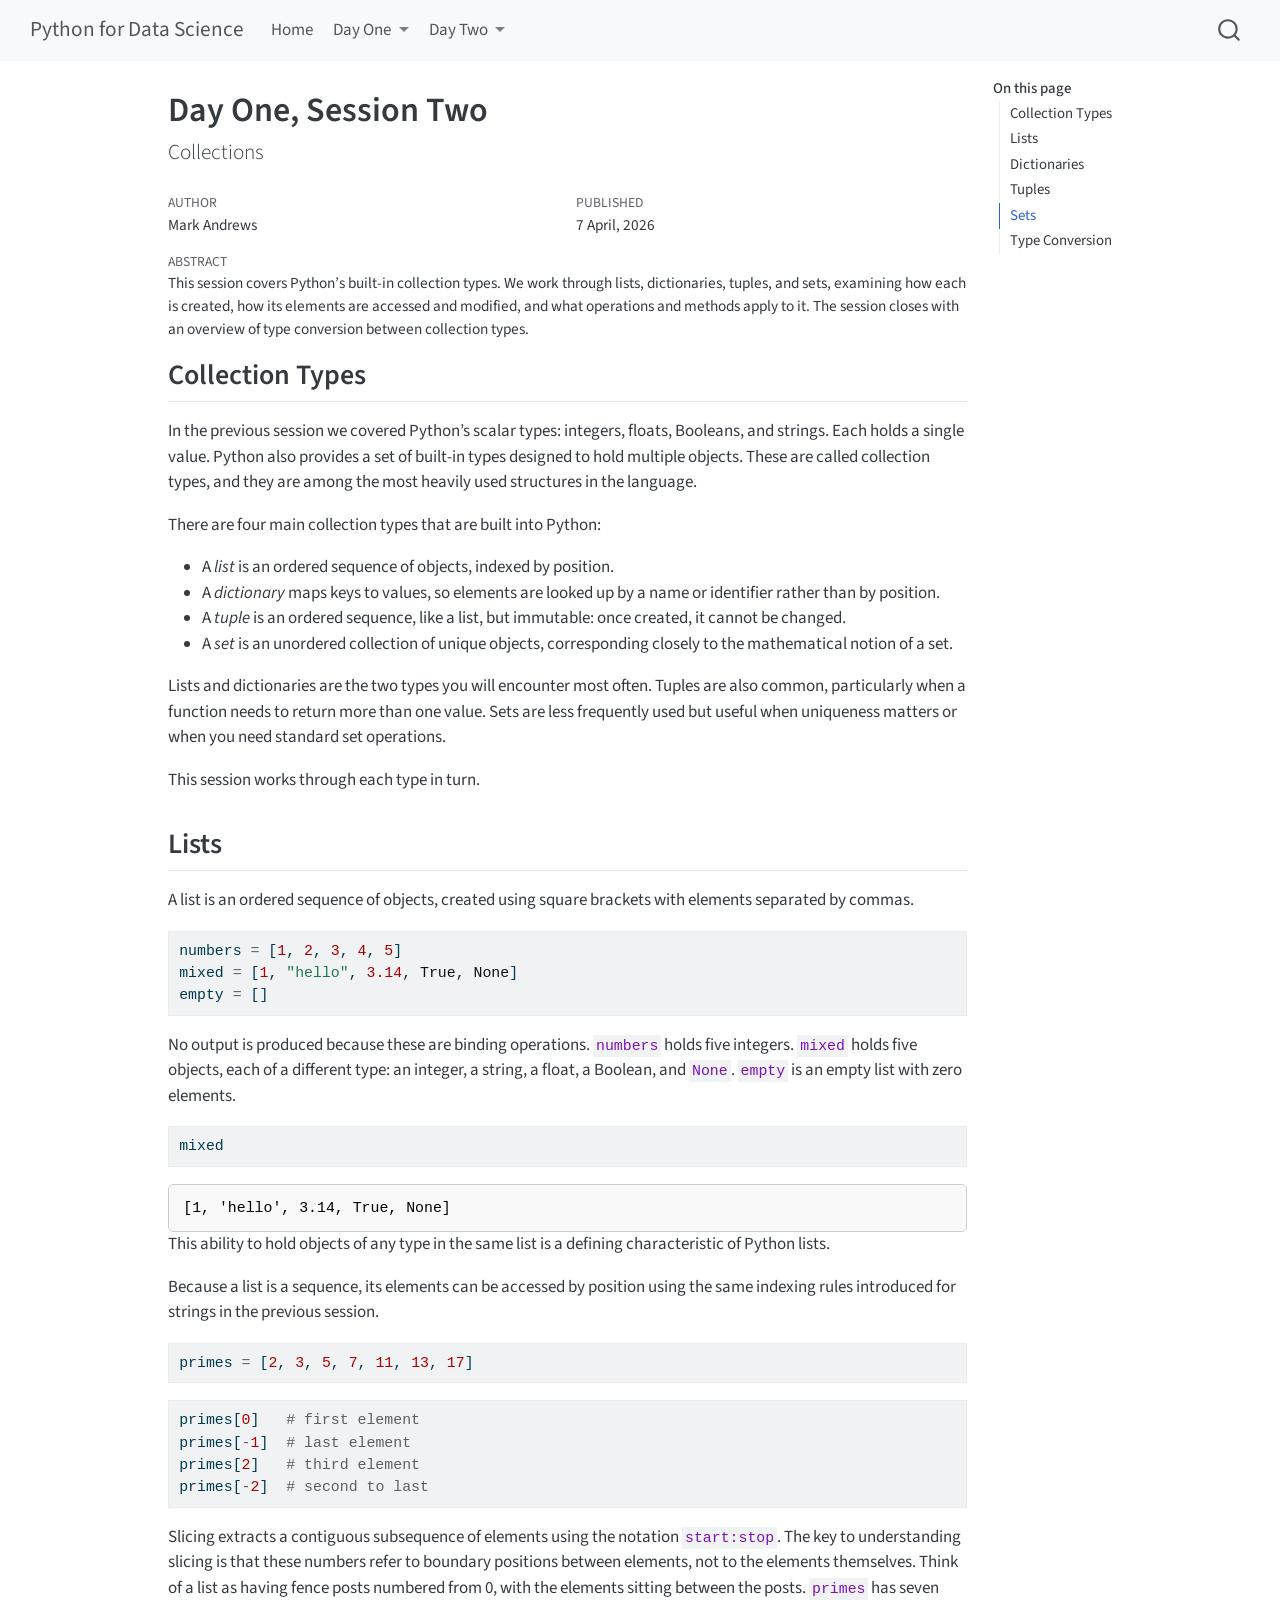
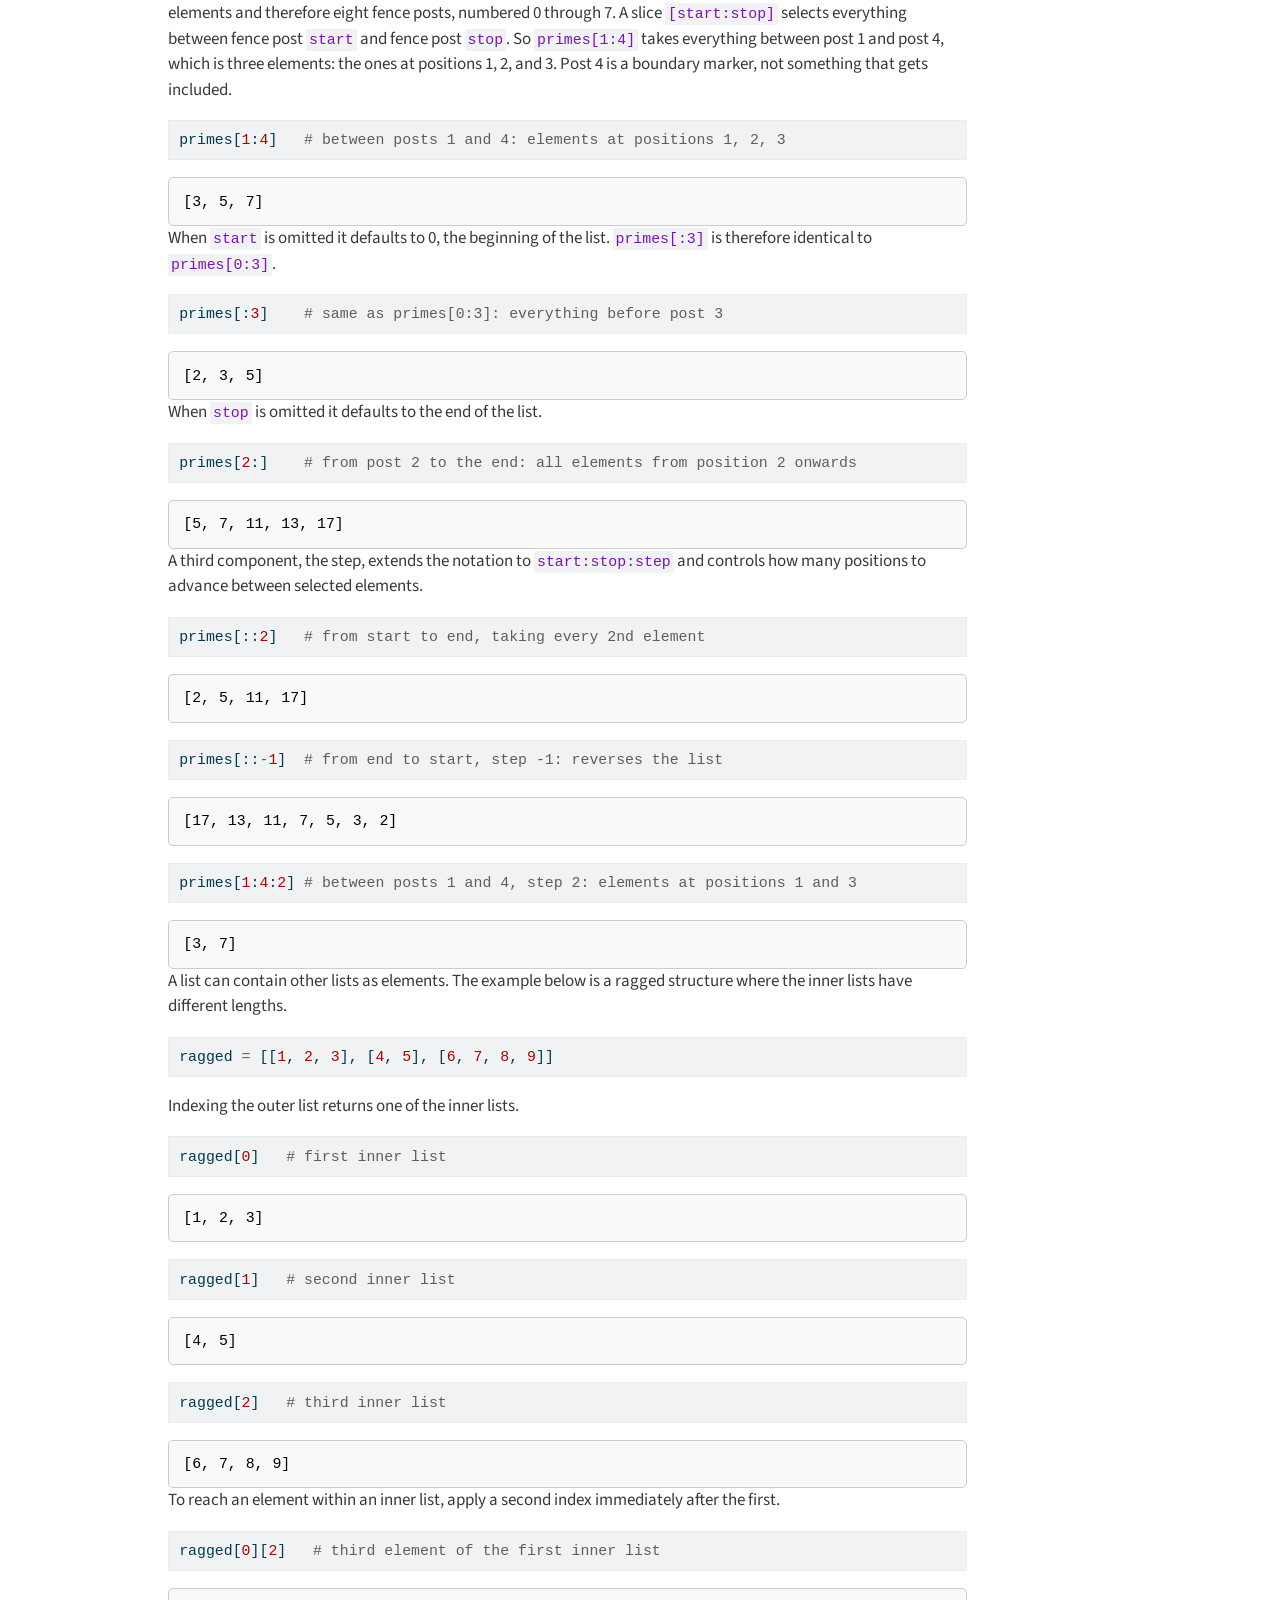
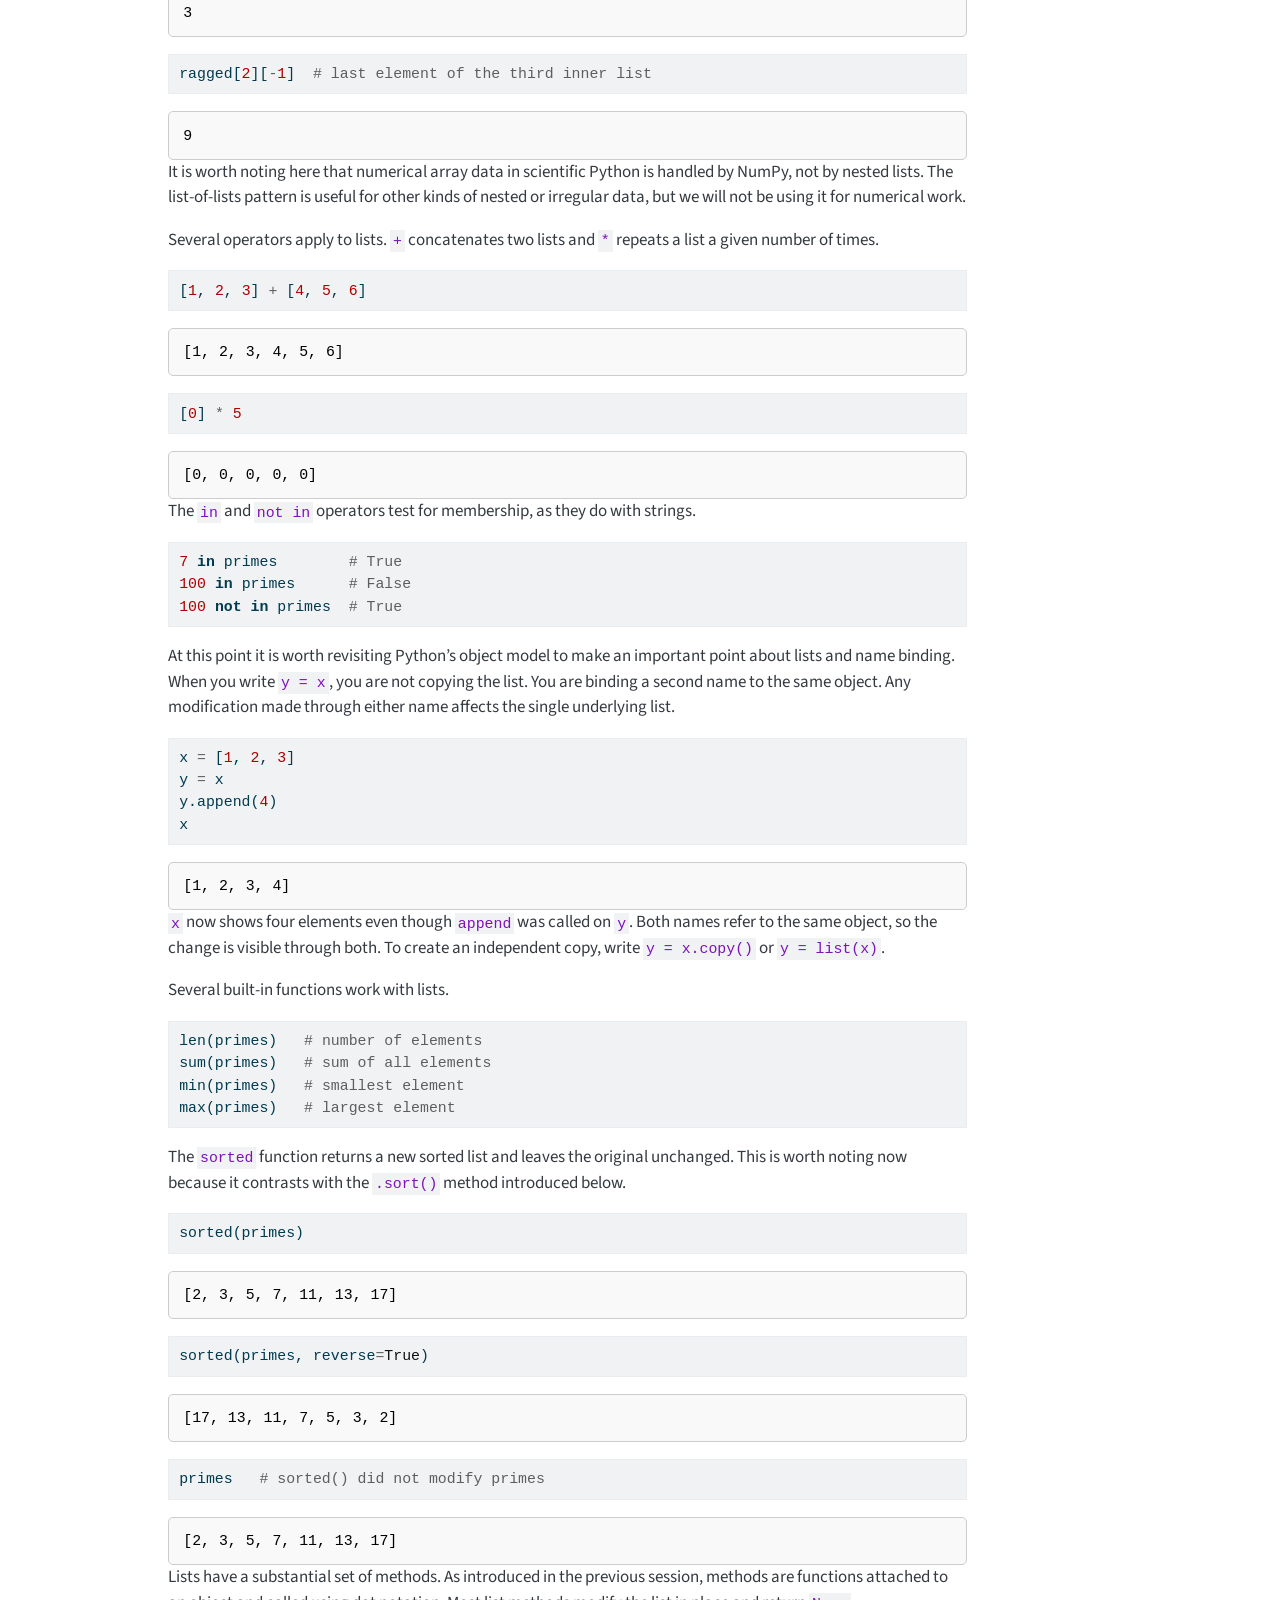
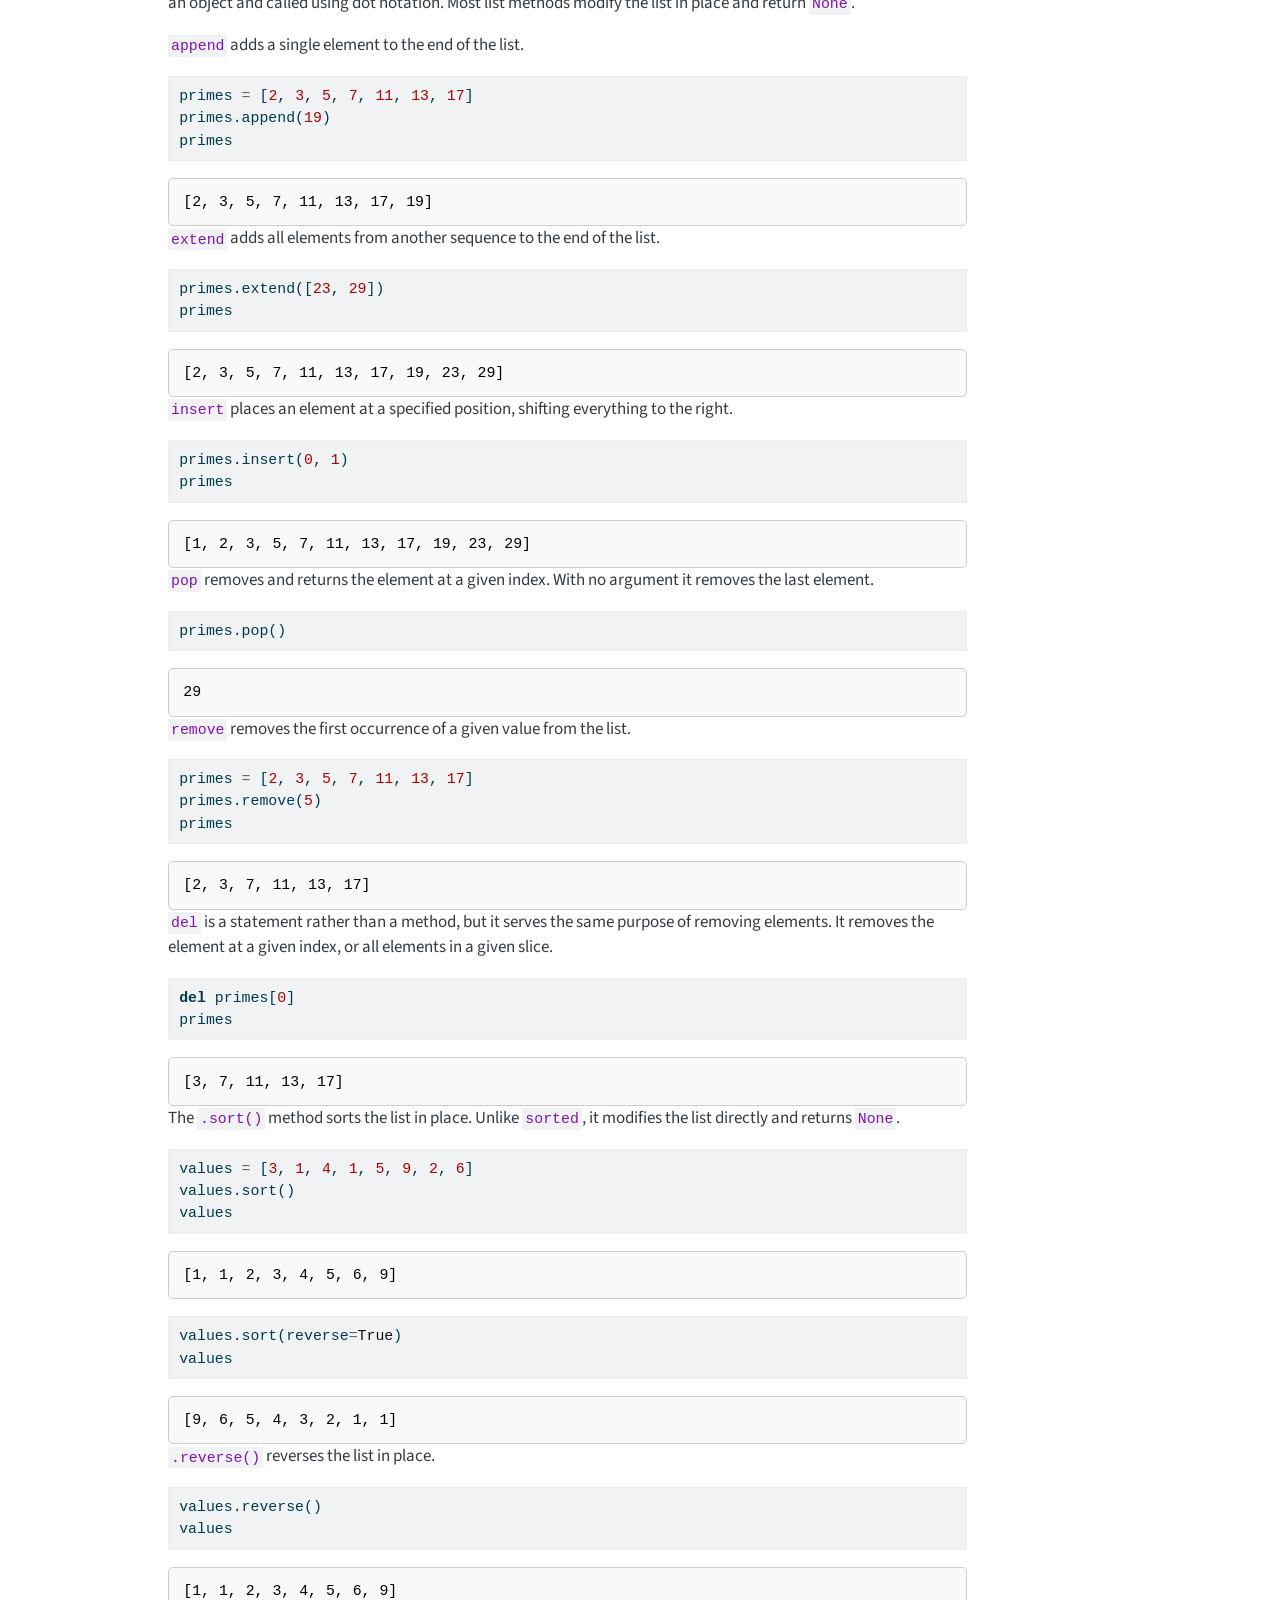
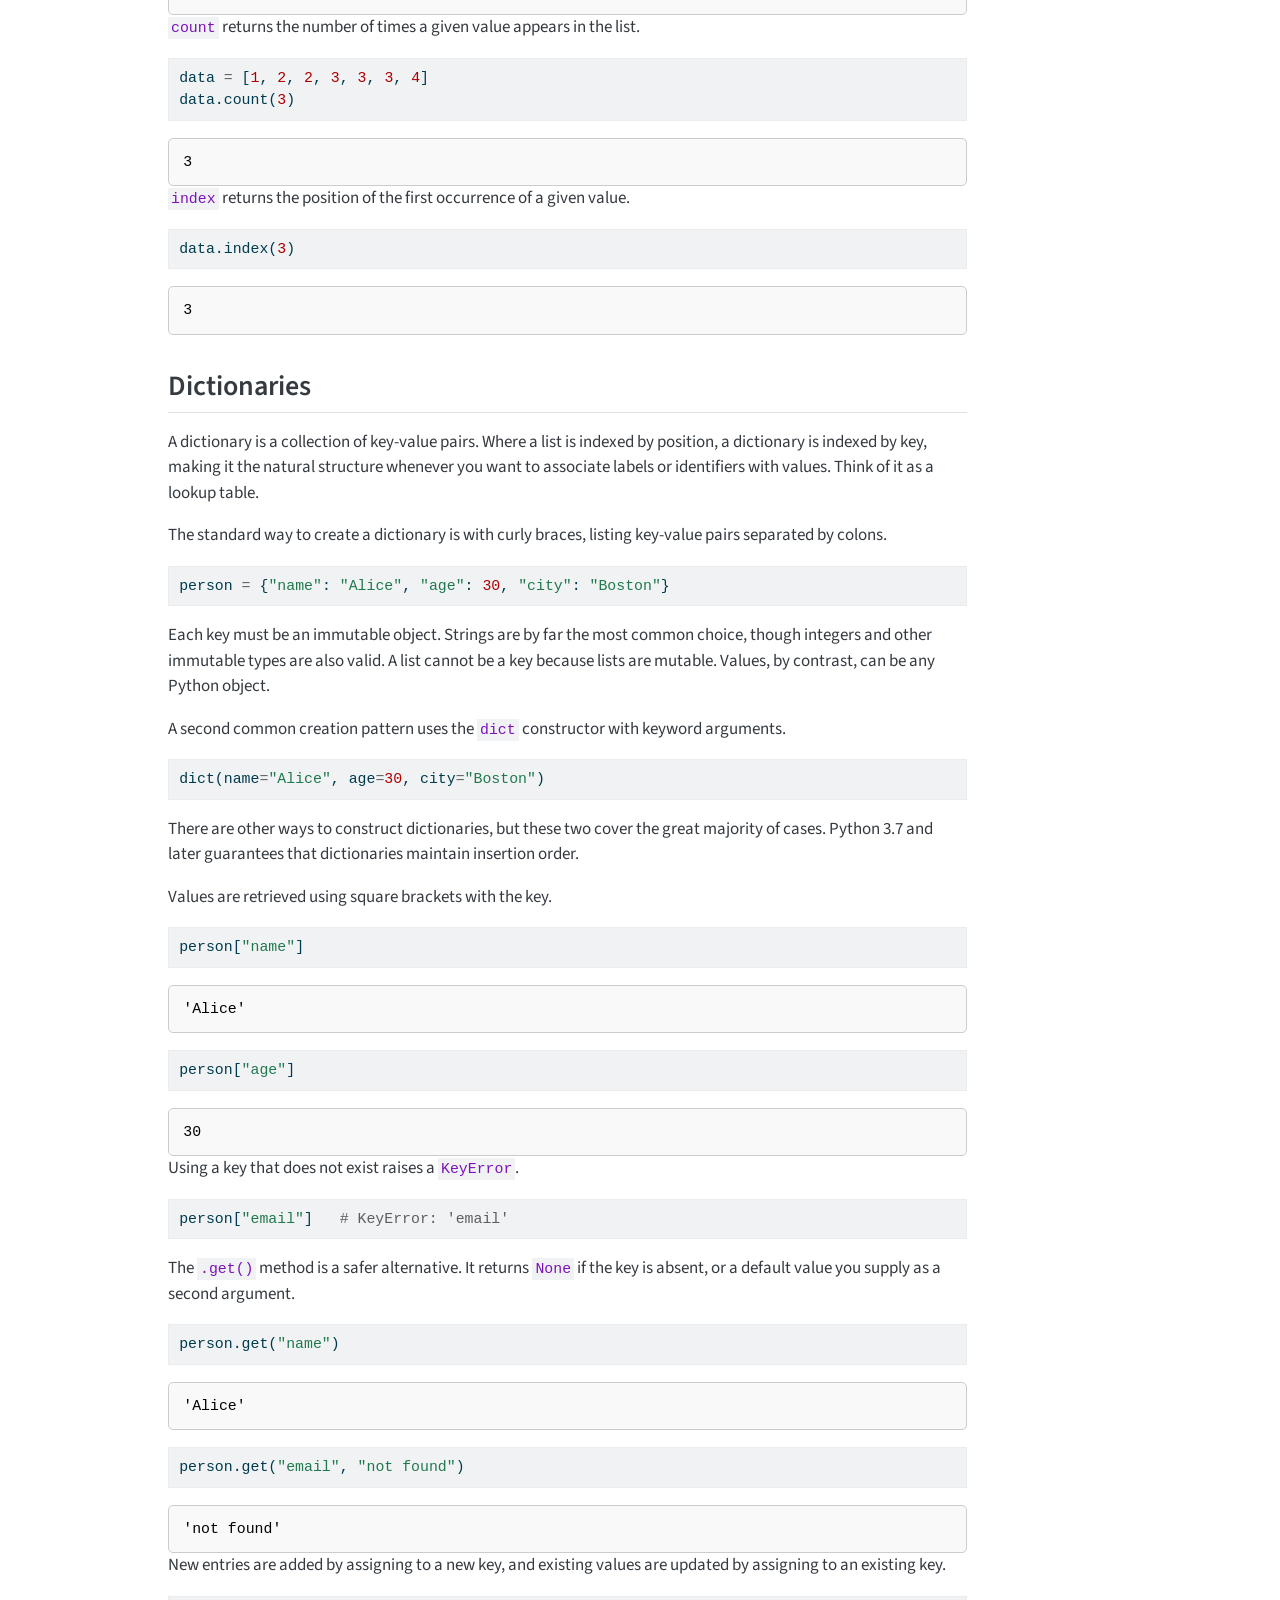
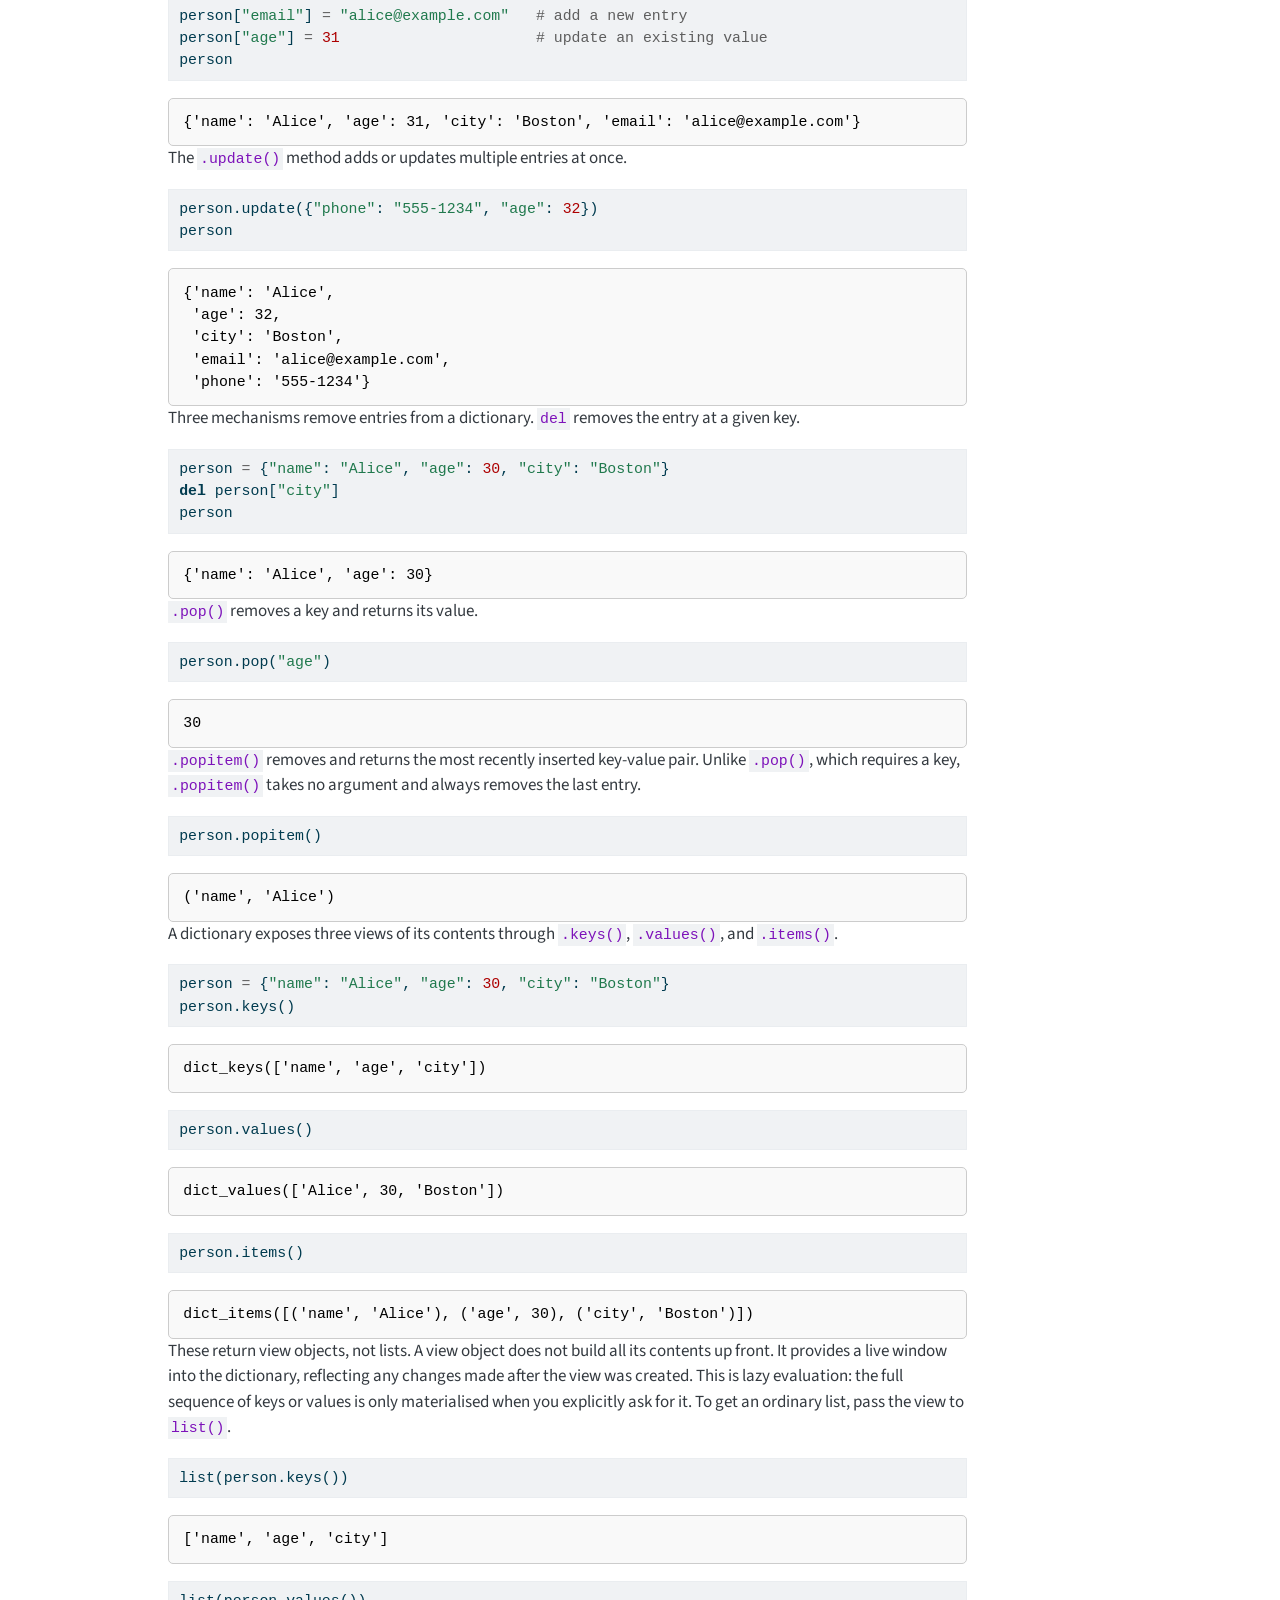
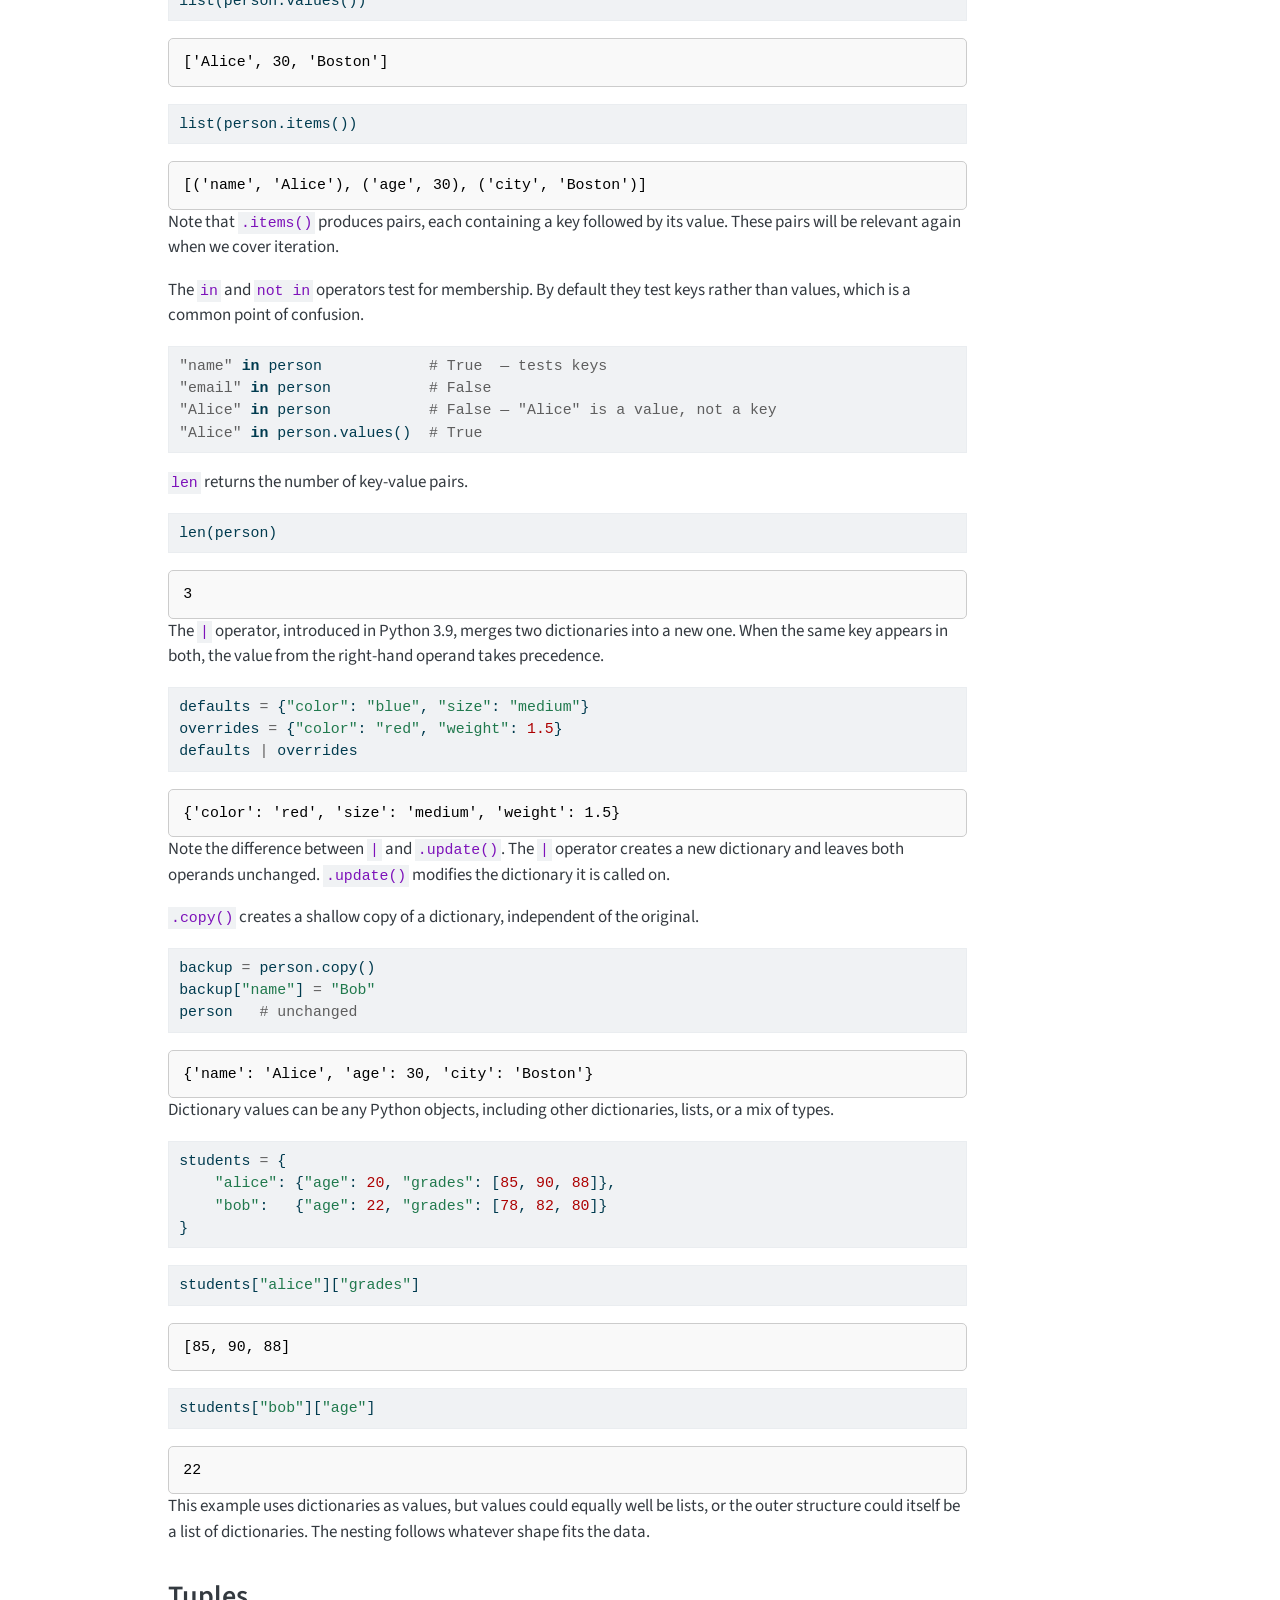
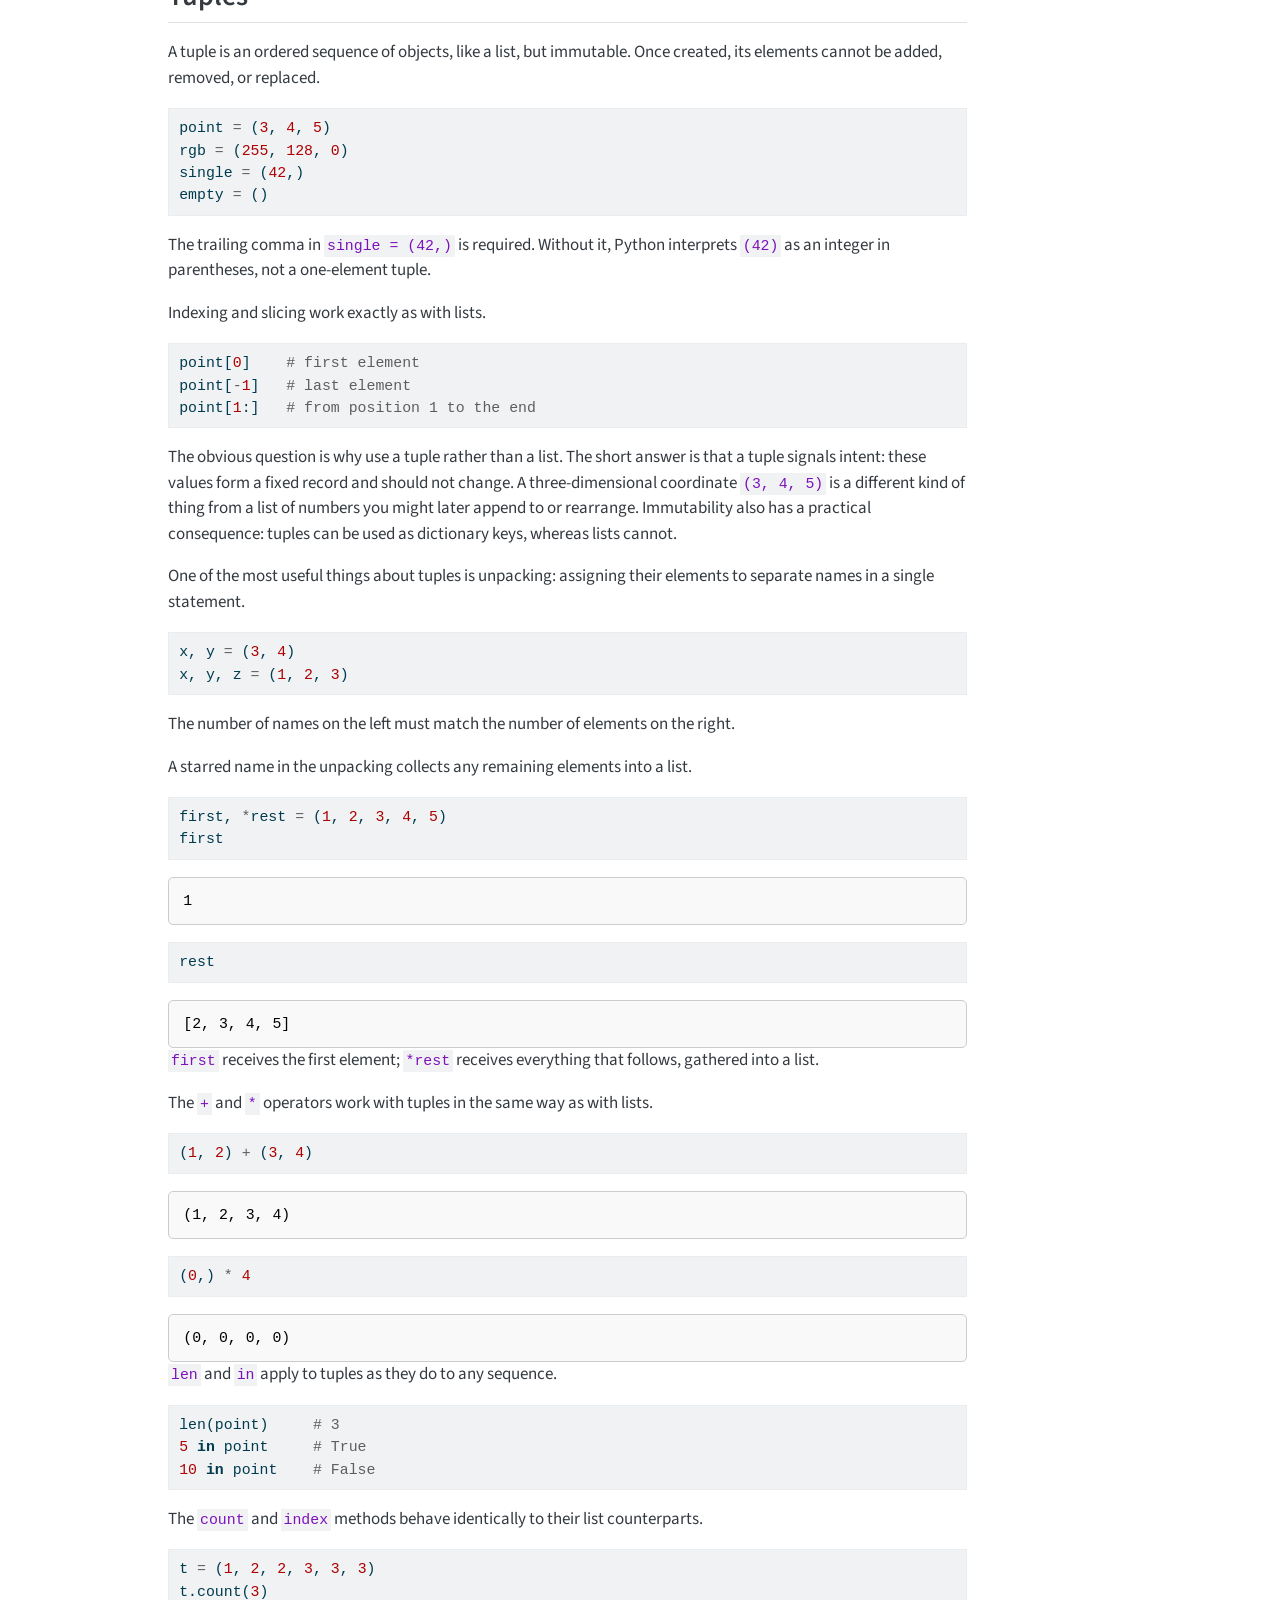
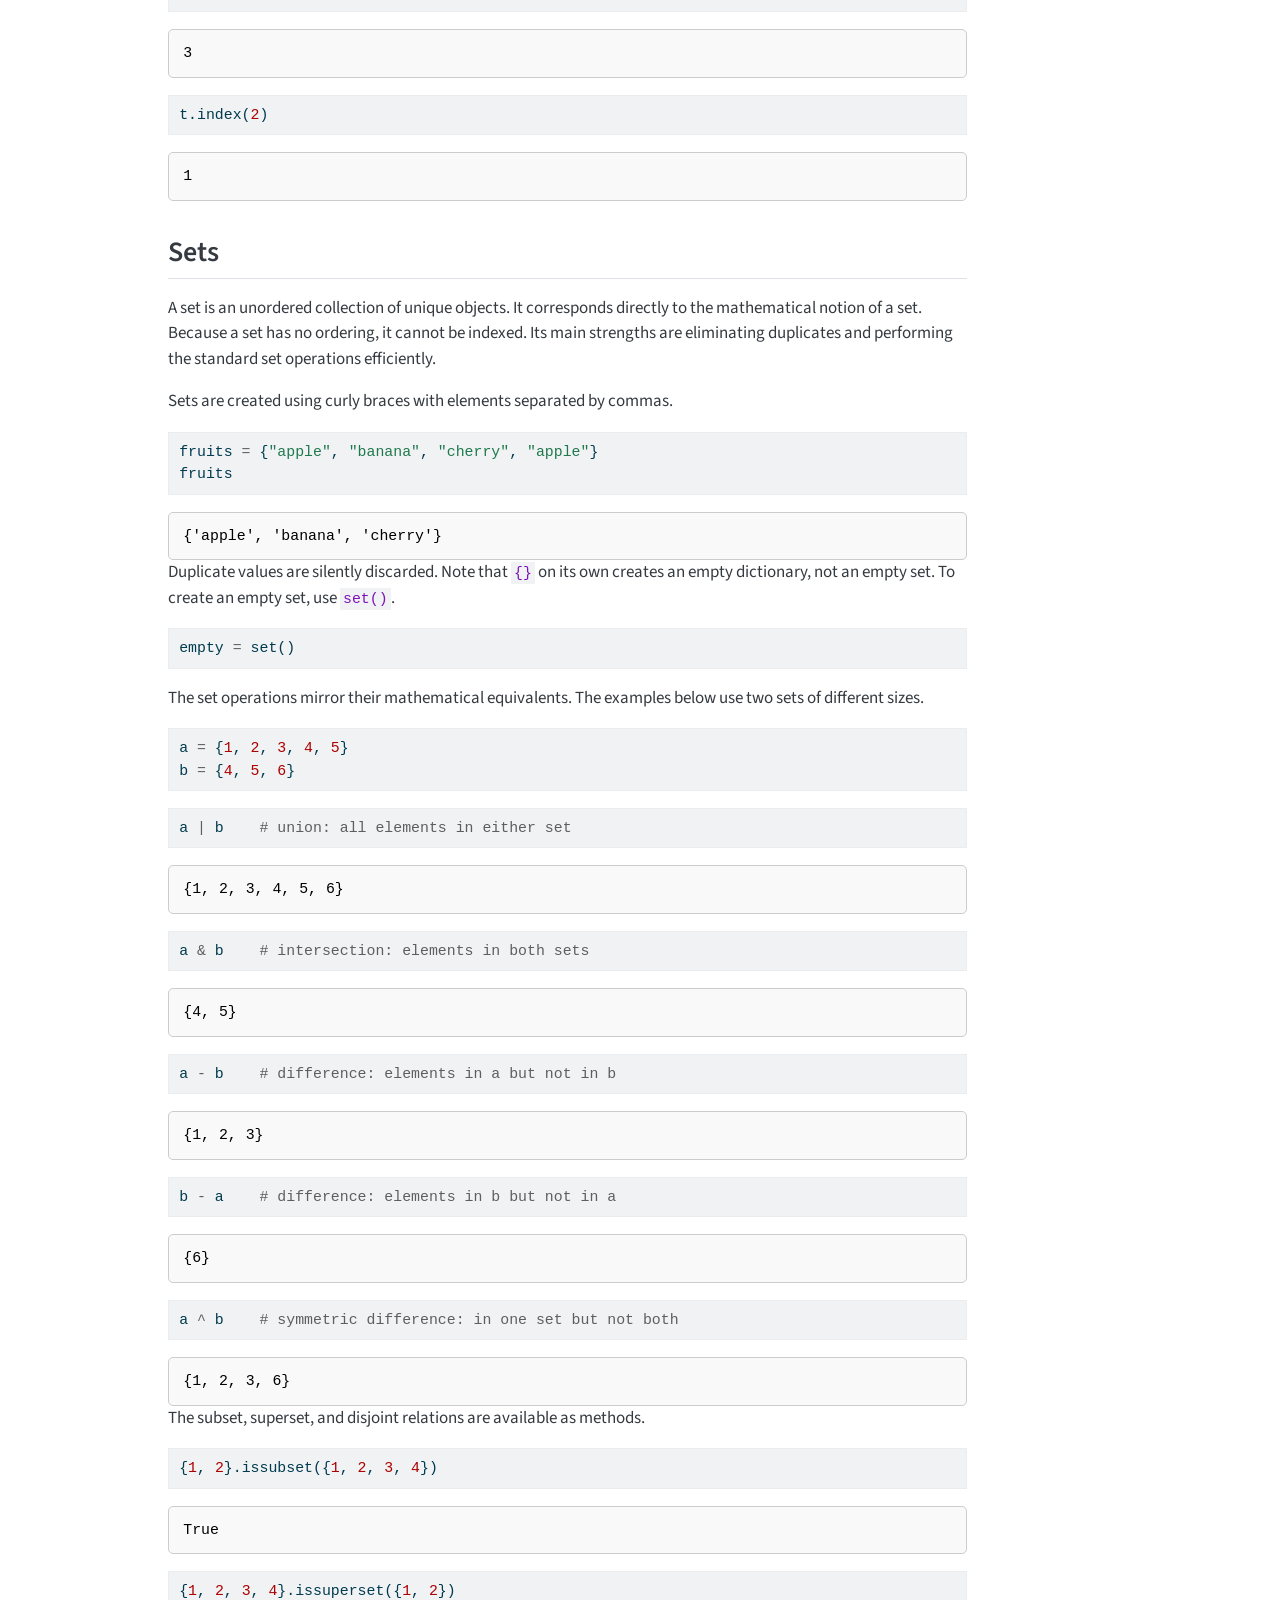
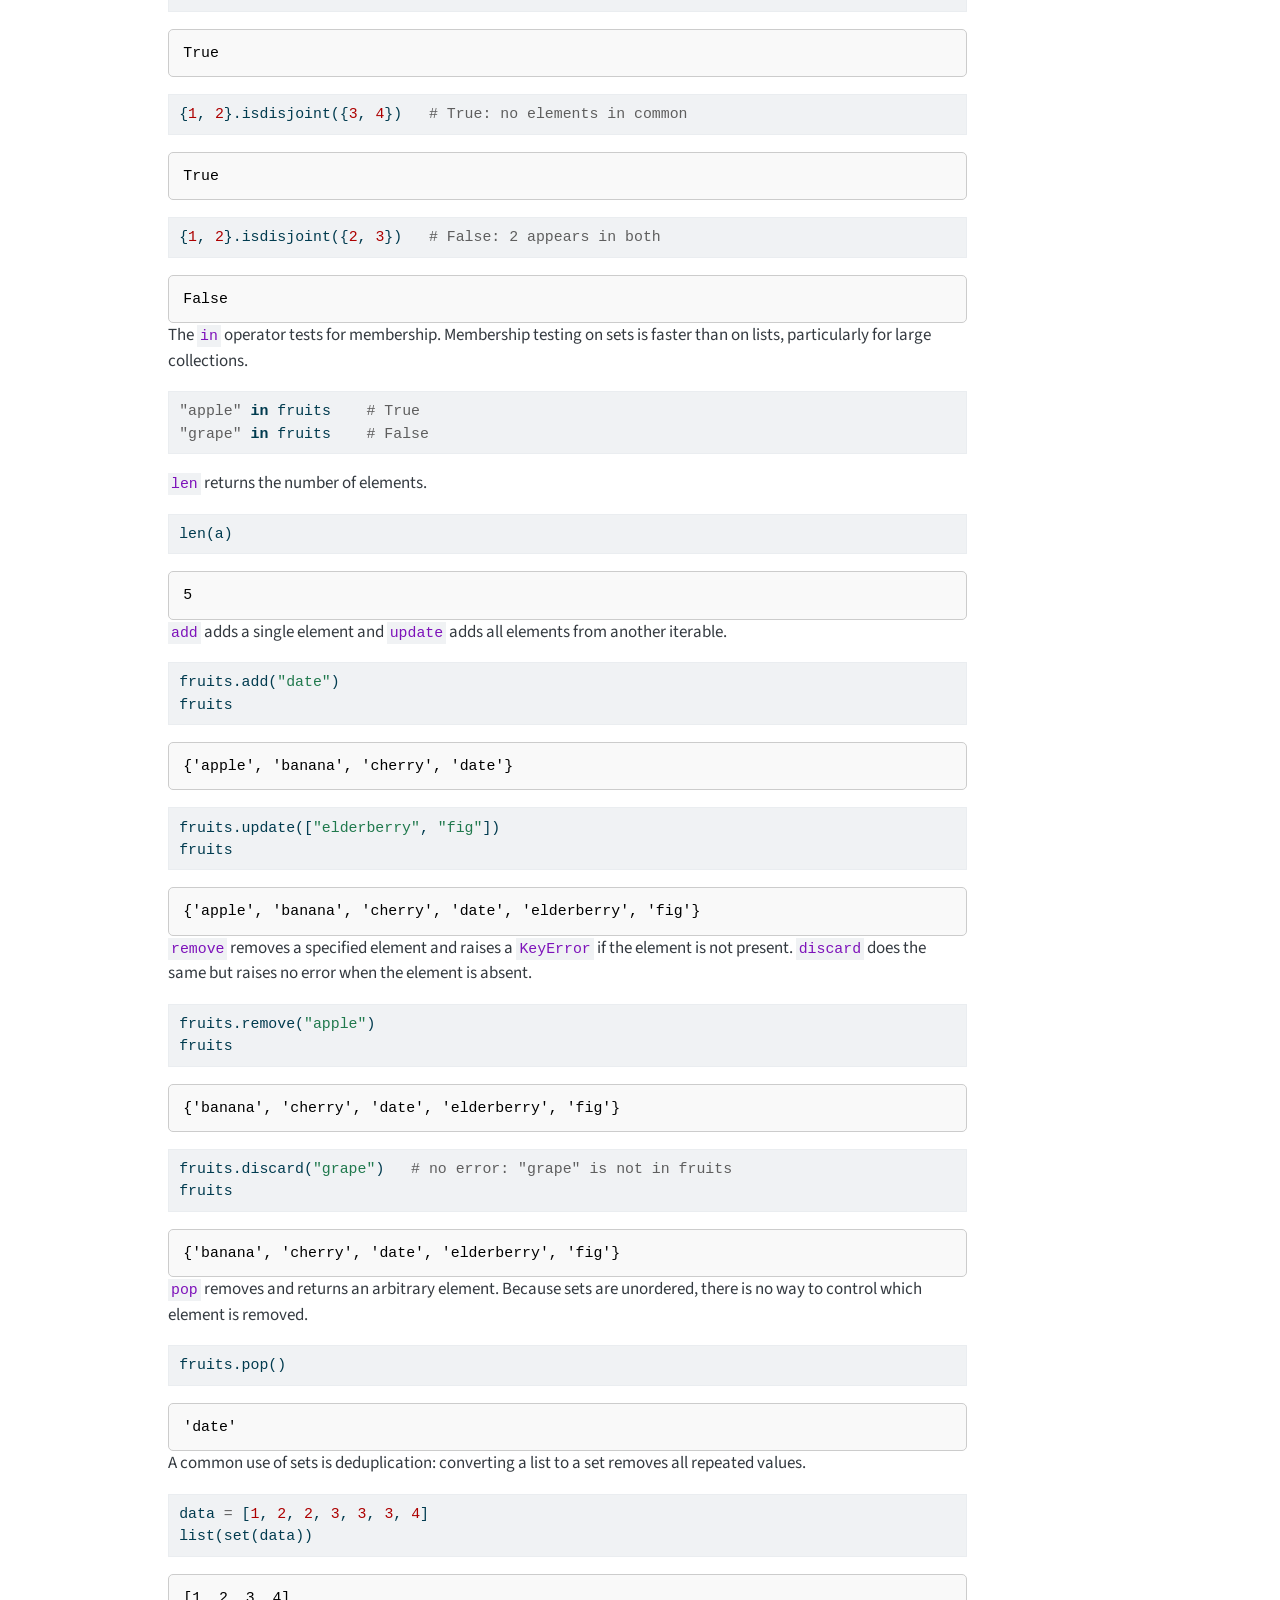
<file: docs/day_1_session_2.html>
<!DOCTYPE html>
<html xmlns="http://www.w3.org/1999/xhtml" lang="en" xml:lang="en"><head>

<meta charset="utf-8">
<meta name="generator" content="quarto-99.9.9">

<meta name="viewport" content="width=device-width, initial-scale=1.0, user-scalable=yes">

<meta name="author" content="Mark Andrews">

<title>Day One, Session Two – Python for Data Science</title>
<style>
code{white-space: pre-wrap;}
span.smallcaps{font-variant: small-caps;}
div.columns{display: flex; gap: min(4vw, 1.5em);}
div.column{flex: auto; overflow-x: auto;}
div.hanging-indent{margin-left: 1.5em; text-indent: -1.5em;}
ul.task-list{list-style: none;}
ul.task-list li input[type="checkbox"] {
  width: 0.8em;
  margin: 0 0.8em 0.2em -1em; /* quarto-specific, see https://github.com/quarto-dev/quarto-cli/issues/4556 */ 
  vertical-align: middle;
}
/* CSS for syntax highlighting */
html { -webkit-text-size-adjust: 100%; }
pre > code.sourceCode { white-space: pre; position: relative; }
pre > code.sourceCode > span { display: inline-block; line-height: 1.25; }
pre > code.sourceCode > span:empty { height: 1.2em; }
.sourceCode { overflow: visible; }
code.sourceCode > span { color: inherit; text-decoration: inherit; }
div.sourceCode { margin: 1em 0; }
pre.sourceCode { margin: 0; }
@media screen {
div.sourceCode { overflow: auto; }
}
@media print {
pre > code.sourceCode { white-space: pre-wrap; }
pre > code.sourceCode > span { text-indent: -5em; padding-left: 5em; }
}
pre.numberSource code
  { counter-reset: source-line 0; }
pre.numberSource code > span
  { position: relative; left: -4em; counter-increment: source-line; }
pre.numberSource code > span > a:first-child::before
  { content: counter(source-line);
    position: relative; left: -1em; text-align: right; vertical-align: baseline;
    border: none; display: inline-block;
    -webkit-touch-callout: none; -webkit-user-select: none;
    -khtml-user-select: none; -moz-user-select: none;
    -ms-user-select: none; user-select: none;
    padding: 0 4px; width: 4em;
  }
pre.numberSource { margin-left: 3em;  padding-left: 4px; }
div.sourceCode
  {   }
@media screen {
pre > code.sourceCode > span > a:first-child::before { text-decoration: underline; }
}
</style>


<script src="site_libs/quarto-nav/quarto-nav.js"></script>
<script src="site_libs/quarto-nav/headroom.min.js"></script>
<script src="site_libs/clipboard/clipboard.min.js"></script>
<script src="site_libs/quarto-search/autocomplete.umd.js"></script>
<script src="site_libs/quarto-search/fuse.min.js"></script>
<script src="site_libs/quarto-search/quarto-search.js"></script>
<meta name="quarto:offset" content="./">
<script src="site_libs/quarto-html/quarto.js" type="module"></script>
<script src="site_libs/quarto-html/tabsets/tabsets.js" type="module"></script>
<script src="site_libs/quarto-html/axe/axe-check.js" type="module"></script>
<script src="site_libs/quarto-html/popper.min.js"></script>
<script src="site_libs/quarto-html/tippy.umd.min.js"></script>
<script src="site_libs/quarto-html/anchor.min.js"></script>
<link href="site_libs/quarto-html/tippy.css" rel="stylesheet">
<link href="site_libs/quarto-html/quarto-syntax-highlighting-3aa970819e70fbc78806154e5a1fcd28.css" rel="stylesheet" id="quarto-text-highlighting-styles">
<script src="site_libs/bootstrap/bootstrap.min.js"></script>
<link href="site_libs/bootstrap/bootstrap-icons.css" rel="stylesheet">
<link href="site_libs/bootstrap/bootstrap-3a8da83d1308fa72ec9d471f280bd8e8.min.css" rel="stylesheet" append-hash="true" id="quarto-bootstrap" data-mode="light">
<script id="quarto-search-options" type="application/json">{
  "location": "navbar",
  "copy-button": false,
  "collapse-after": 3,
  "panel-placement": "end",
  "type": "overlay",
  "limit": 50,
  "keyboard-shortcut": [
    "f",
    "/",
    "s"
  ],
  "show-item-context": false,
  "language": {
    "search-no-results-text": "No results",
    "search-matching-documents-text": "matching documents",
    "search-copy-link-title": "Copy link to search",
    "search-hide-matches-text": "Hide additional matches",
    "search-more-match-text": "more match in this document",
    "search-more-matches-text": "more matches in this document",
    "search-clear-button-title": "Clear",
    "search-text-placeholder": "",
    "search-detached-cancel-button-title": "Cancel",
    "search-submit-button-title": "Submit",
    "search-label": "Search"
  }
}</script>


<link rel="stylesheet" href="styles.css">
</head>

<body class="nav-fixed quarto-light">

<div id="quarto-search-results"></div>
  <header id="quarto-header" class="headroom fixed-top">
    <nav class="navbar navbar-expand-lg " data-bs-theme="dark">
      <div class="navbar-container container-fluid">
      <div class="navbar-brand-container mx-auto">
    <a class="navbar-brand" href="./index.html">
    <span class="navbar-title">Python for Data Science</span>
    </a>
  </div>
            <div id="quarto-search" class="" title="Search"></div>
          <button class="navbar-toggler" type="button" data-bs-toggle="collapse" data-bs-target="#navbarCollapse" aria-controls="navbarCollapse" role="menu" aria-expanded="false" aria-label="Toggle navigation" onclick="if (window.quartoToggleHeadroom) { window.quartoToggleHeadroom(); }">
  <span class="navbar-toggler-icon"></span>
</button>
          <div class="collapse navbar-collapse" id="navbarCollapse">
            <ul class="navbar-nav navbar-nav-scroll me-auto">
  <li class="nav-item">
    <a class="nav-link" href="./index.html"> 
<span class="menu-text">Home</span></a>
  </li>  
  <li class="nav-item dropdown ">
    <a class="nav-link dropdown-toggle" href="#" id="nav-menu-day-one" role="link" data-bs-toggle="dropdown" aria-expanded="false">
 <span class="menu-text">Day One</span>
    </a>
    <ul class="dropdown-menu" aria-labelledby="nav-menu-day-one">    
        <li>
    <a class="dropdown-item" href="./day_1_session_1.html">
 <span class="dropdown-text">Session One: Numbers, Booleans, and Strings</span></a>
  </li>  
        <li>
    <a class="dropdown-item" href="./day_1_session_2.html">
 <span class="dropdown-text">Session Two: Collections</span></a>
  </li>  
        <li>
    <a class="dropdown-item" href="./day_1_session_3.html">
 <span class="dropdown-text">Session Three: Iteration, Functions, and Classes</span></a>
  </li>  
    </ul>
  </li>
  <li class="nav-item dropdown ">
    <a class="nav-link dropdown-toggle" href="#" id="nav-menu-day-two" role="link" data-bs-toggle="dropdown" aria-expanded="false">
 <span class="menu-text">Day Two</span>
    </a>
    <ul class="dropdown-menu" aria-labelledby="nav-menu-day-two">    
        <li>
    <a class="dropdown-item" href="./day_2_session_1.html">
 <span class="dropdown-text">Session One: Packages and NumPy</span></a>
  </li>  
        <li>
    <a class="dropdown-item" href="./day_2_session_2.html">
 <span class="dropdown-text">Session Two: Pandas</span></a>
  </li>  
        <li>
    <a class="dropdown-item" href="./day_2_session_3.html">
 <span class="dropdown-text">Session Three: Visualization and Statistical Modelling</span></a>
  </li>  
    </ul>
  </li>
</ul>
          </div> <!-- /navcollapse -->
            <div class="quarto-navbar-tools">
</div>
      </div> <!-- /container-fluid -->
    </nav>
</header>
<!-- content -->
<div id="quarto-content" class="quarto-container page-columns page-rows-contents page-layout-article page-navbar">
<!-- sidebar -->
<!-- margin-sidebar -->
    <div id="quarto-margin-sidebar" class="sidebar margin-sidebar">
        <nav id="TOC" role="doc-toc" class="toc-active">
    <h2 id="toc-title">On this page</h2>
   
  <ul>
  <li><a href="#collection-types" id="toc-collection-types" class="nav-link active" data-scroll-target="#collection-types">Collection Types</a></li>
  <li><a href="#lists" id="toc-lists" class="nav-link" data-scroll-target="#lists">Lists</a></li>
  <li><a href="#dictionaries" id="toc-dictionaries" class="nav-link" data-scroll-target="#dictionaries">Dictionaries</a></li>
  <li><a href="#tuples" id="toc-tuples" class="nav-link" data-scroll-target="#tuples">Tuples</a></li>
  <li><a href="#sets" id="toc-sets" class="nav-link" data-scroll-target="#sets">Sets</a></li>
  <li><a href="#type-conversion" id="toc-type-conversion" class="nav-link" data-scroll-target="#type-conversion">Type Conversion</a></li>
  </ul>
</nav>
    </div>
<!-- main -->
<main class="content" id="quarto-document-content">

<header id="title-block-header" class="quarto-title-block default">
<div class="quarto-title">
<h1 class="title">Day One, Session Two</h1>
<p class="subtitle lead">Collections</p>
</div>



<div class="quarto-title-meta">

    <div>
    <div class="quarto-title-meta-heading">Author</div>
    <div class="quarto-title-meta-contents">
             <p>Mark Andrews </p>
          </div>
  </div>
    
    <div>
    <div class="quarto-title-meta-heading">Published</div>
    <div class="quarto-title-meta-contents">
      <p class="date">7 April, 2026</p>
    </div>
  </div>
  
    
  </div>
  
<div>
  <div class="abstract">
    <div class="block-title">Abstract</div>
    <p>This session covers Python’s built-in collection types. We work through lists, dictionaries, tuples, and sets, examining how each is created, how its elements are accessed and modified, and what operations and methods apply to it. The session closes with an overview of type conversion between collection types.</p>
  </div>
</div>


</header>


<section id="collection-types" class="level2">
<h2 class="anchored" data-anchor-id="collection-types">Collection Types</h2>
<p>In the previous session we covered Python’s scalar types: integers, floats, Booleans, and strings. Each holds a single value. Python also provides a set of built-in types designed to hold multiple objects. These are called collection types, and they are among the most heavily used structures in the language.</p>
<p>There are four main collection types that are built into Python:</p>
<ul>
<li>A <em>list</em> is an ordered sequence of objects, indexed by position.</li>
<li>A <em>dictionary</em> maps keys to values, so elements are looked up by a name or identifier rather than by position.</li>
<li>A <em>tuple</em> is an ordered sequence, like a list, but immutable: once created, it cannot be changed.</li>
<li>A <em>set</em> is an unordered collection of unique objects, corresponding closely to the mathematical notion of a set.</li>
</ul>
<p>Lists and dictionaries are the two types you will encounter most often. Tuples are also common, particularly when a function needs to return more than one value. Sets are less frequently used but useful when uniqueness matters or when you need standard set operations.</p>
<p>This session works through each type in turn.</p>
</section>
<section id="lists" class="level2">
<h2 class="anchored" data-anchor-id="lists">Lists</h2>
<p>A list is an ordered sequence of objects, created using square brackets with elements separated by commas.</p>
<div id="f15a5c4b" class="cell" data-execution_count="2">
<div class="code-copy-outer-scaffold"><div class="sourceCode cell-code" id="cb1"><pre class="sourceCode python code-with-copy"><code class="sourceCode python"><span id="cb1-1"><a href="#cb1-1" aria-hidden="true" tabindex="-1"></a>numbers <span class="op">=</span> [<span class="dv">1</span>, <span class="dv">2</span>, <span class="dv">3</span>, <span class="dv">4</span>, <span class="dv">5</span>]</span>
<span id="cb1-2"><a href="#cb1-2" aria-hidden="true" tabindex="-1"></a>mixed <span class="op">=</span> [<span class="dv">1</span>, <span class="st">"hello"</span>, <span class="fl">3.14</span>, <span class="va">True</span>, <span class="va">None</span>]</span>
<span id="cb1-3"><a href="#cb1-3" aria-hidden="true" tabindex="-1"></a>empty <span class="op">=</span> []</span></code></pre></div><button title="Copy to Clipboard" class="code-copy-button"><i class="bi"></i></button></div>
</div>
<p>No output is produced because these are binding operations. <code>numbers</code> holds five integers. <code>mixed</code> holds five objects, each of a different type: an integer, a string, a float, a Boolean, and <code>None</code>. <code>empty</code> is an empty list with zero elements.</p>
<div id="0ee86eb1" class="cell" data-execution_count="3">
<div class="code-copy-outer-scaffold"><div class="sourceCode cell-code" id="cb2"><pre class="sourceCode python code-with-copy"><code class="sourceCode python"><span id="cb2-1"><a href="#cb2-1" aria-hidden="true" tabindex="-1"></a>mixed</span></code></pre></div><button title="Copy to Clipboard" class="code-copy-button"><i class="bi"></i></button></div>
<div class="cell-output cell-output-display" data-execution_count="3">
<pre><code>[1, 'hello', 3.14, True, None]</code></pre>
</div>
</div>
<p>This ability to hold objects of any type in the same list is a defining characteristic of Python lists.</p>
<p>Because a list is a sequence, its elements can be accessed by position using the same indexing rules introduced for strings in the previous session.</p>
<div id="9ab5ce7e" class="cell" data-execution_count="4">
<div class="code-copy-outer-scaffold"><div class="sourceCode cell-code" id="cb4"><pre class="sourceCode python code-with-copy"><code class="sourceCode python"><span id="cb4-1"><a href="#cb4-1" aria-hidden="true" tabindex="-1"></a>primes <span class="op">=</span> [<span class="dv">2</span>, <span class="dv">3</span>, <span class="dv">5</span>, <span class="dv">7</span>, <span class="dv">11</span>, <span class="dv">13</span>, <span class="dv">17</span>]</span></code></pre></div><button title="Copy to Clipboard" class="code-copy-button"><i class="bi"></i></button></div>
</div>
<div id="82ab49ef" class="cell" data-execution_count="5">
<div class="code-copy-outer-scaffold"><div class="sourceCode cell-code" id="cb5"><pre class="sourceCode python code-with-copy"><code class="sourceCode python"><span id="cb5-1"><a href="#cb5-1" aria-hidden="true" tabindex="-1"></a>primes[<span class="dv">0</span>]   <span class="co"># first element</span></span>
<span id="cb5-2"><a href="#cb5-2" aria-hidden="true" tabindex="-1"></a>primes[<span class="op">-</span><span class="dv">1</span>]  <span class="co"># last element</span></span>
<span id="cb5-3"><a href="#cb5-3" aria-hidden="true" tabindex="-1"></a>primes[<span class="dv">2</span>]   <span class="co"># third element</span></span>
<span id="cb5-4"><a href="#cb5-4" aria-hidden="true" tabindex="-1"></a>primes[<span class="op">-</span><span class="dv">2</span>]  <span class="co"># second to last</span></span></code></pre></div><button title="Copy to Clipboard" class="code-copy-button"><i class="bi"></i></button></div>
</div>
<p>Slicing extracts a contiguous subsequence of elements using the notation <code>start:stop</code>. The key to understanding slicing is that these numbers refer to boundary positions between elements, not to the elements themselves. Think of a list as having fence posts numbered from 0, with the elements sitting between the posts. <code>primes</code> has seven elements and therefore eight fence posts, numbered 0 through 7. A slice <code>[start:stop]</code> selects everything between fence post <code>start</code> and fence post <code>stop</code>. So <code>primes[1:4]</code> takes everything between post 1 and post 4, which is three elements: the ones at positions 1, 2, and 3. Post 4 is a boundary marker, not something that gets included.</p>
<div id="d953b056" class="cell" data-execution_count="6">
<div class="code-copy-outer-scaffold"><div class="sourceCode cell-code" id="cb6"><pre class="sourceCode python code-with-copy"><code class="sourceCode python"><span id="cb6-1"><a href="#cb6-1" aria-hidden="true" tabindex="-1"></a>primes[<span class="dv">1</span>:<span class="dv">4</span>]   <span class="co"># between posts 1 and 4: elements at positions 1, 2, 3</span></span></code></pre></div><button title="Copy to Clipboard" class="code-copy-button"><i class="bi"></i></button></div>
<div class="cell-output cell-output-display" data-execution_count="5">
<pre><code>[3, 5, 7]</code></pre>
</div>
</div>
<p>When <code>start</code> is omitted it defaults to 0, the beginning of the list. <code>primes[:3]</code> is therefore identical to <code>primes[0:3]</code>.</p>
<div id="c90dd6a7" class="cell" data-execution_count="7">
<div class="code-copy-outer-scaffold"><div class="sourceCode cell-code" id="cb8"><pre class="sourceCode python code-with-copy"><code class="sourceCode python"><span id="cb8-1"><a href="#cb8-1" aria-hidden="true" tabindex="-1"></a>primes[:<span class="dv">3</span>]    <span class="co"># same as primes[0:3]: everything before post 3</span></span></code></pre></div><button title="Copy to Clipboard" class="code-copy-button"><i class="bi"></i></button></div>
<div class="cell-output cell-output-display" data-execution_count="6">
<pre><code>[2, 3, 5]</code></pre>
</div>
</div>
<p>When <code>stop</code> is omitted it defaults to the end of the list.</p>
<div id="f35d58e0" class="cell" data-execution_count="8">
<div class="code-copy-outer-scaffold"><div class="sourceCode cell-code" id="cb10"><pre class="sourceCode python code-with-copy"><code class="sourceCode python"><span id="cb10-1"><a href="#cb10-1" aria-hidden="true" tabindex="-1"></a>primes[<span class="dv">2</span>:]    <span class="co"># from post 2 to the end: all elements from position 2 onwards</span></span></code></pre></div><button title="Copy to Clipboard" class="code-copy-button"><i class="bi"></i></button></div>
<div class="cell-output cell-output-display" data-execution_count="7">
<pre><code>[5, 7, 11, 13, 17]</code></pre>
</div>
</div>
<p>A third component, the step, extends the notation to <code>start:stop:step</code> and controls how many positions to advance between selected elements.</p>
<div id="39eb3fd7" class="cell" data-execution_count="9">
<div class="code-copy-outer-scaffold"><div class="sourceCode cell-code" id="cb12"><pre class="sourceCode python code-with-copy"><code class="sourceCode python"><span id="cb12-1"><a href="#cb12-1" aria-hidden="true" tabindex="-1"></a>primes[::<span class="dv">2</span>]   <span class="co"># from start to end, taking every 2nd element</span></span></code></pre></div><button title="Copy to Clipboard" class="code-copy-button"><i class="bi"></i></button></div>
<div class="cell-output cell-output-display" data-execution_count="8">
<pre><code>[2, 5, 11, 17]</code></pre>
</div>
</div>
<div id="7f2684a2" class="cell" data-execution_count="10">
<div class="code-copy-outer-scaffold"><div class="sourceCode cell-code" id="cb14"><pre class="sourceCode python code-with-copy"><code class="sourceCode python"><span id="cb14-1"><a href="#cb14-1" aria-hidden="true" tabindex="-1"></a>primes[::<span class="op">-</span><span class="dv">1</span>]  <span class="co"># from end to start, step -1: reverses the list</span></span></code></pre></div><button title="Copy to Clipboard" class="code-copy-button"><i class="bi"></i></button></div>
<div class="cell-output cell-output-display" data-execution_count="9">
<pre><code>[17, 13, 11, 7, 5, 3, 2]</code></pre>
</div>
</div>
<div id="9eb9ab2b" class="cell" data-execution_count="11">
<div class="code-copy-outer-scaffold"><div class="sourceCode cell-code" id="cb16"><pre class="sourceCode python code-with-copy"><code class="sourceCode python"><span id="cb16-1"><a href="#cb16-1" aria-hidden="true" tabindex="-1"></a>primes[<span class="dv">1</span>:<span class="dv">4</span>:<span class="dv">2</span>] <span class="co"># between posts 1 and 4, step 2: elements at positions 1 and 3</span></span></code></pre></div><button title="Copy to Clipboard" class="code-copy-button"><i class="bi"></i></button></div>
<div class="cell-output cell-output-display" data-execution_count="10">
<pre><code>[3, 7]</code></pre>
</div>
</div>
<p>A list can contain other lists as elements. The example below is a ragged structure where the inner lists have different lengths.</p>
<div id="e62813f9" class="cell" data-execution_count="12">
<div class="code-copy-outer-scaffold"><div class="sourceCode cell-code" id="cb18"><pre class="sourceCode python code-with-copy"><code class="sourceCode python"><span id="cb18-1"><a href="#cb18-1" aria-hidden="true" tabindex="-1"></a>ragged <span class="op">=</span> [[<span class="dv">1</span>, <span class="dv">2</span>, <span class="dv">3</span>], [<span class="dv">4</span>, <span class="dv">5</span>], [<span class="dv">6</span>, <span class="dv">7</span>, <span class="dv">8</span>, <span class="dv">9</span>]]</span></code></pre></div><button title="Copy to Clipboard" class="code-copy-button"><i class="bi"></i></button></div>
</div>
<p>Indexing the outer list returns one of the inner lists.</p>
<div id="a42d1ef7" class="cell" data-execution_count="13">
<div class="code-copy-outer-scaffold"><div class="sourceCode cell-code" id="cb19"><pre class="sourceCode python code-with-copy"><code class="sourceCode python"><span id="cb19-1"><a href="#cb19-1" aria-hidden="true" tabindex="-1"></a>ragged[<span class="dv">0</span>]   <span class="co"># first inner list</span></span></code></pre></div><button title="Copy to Clipboard" class="code-copy-button"><i class="bi"></i></button></div>
<div class="cell-output cell-output-display" data-execution_count="12">
<pre><code>[1, 2, 3]</code></pre>
</div>
</div>
<div id="7b271192" class="cell" data-execution_count="14">
<div class="code-copy-outer-scaffold"><div class="sourceCode cell-code" id="cb21"><pre class="sourceCode python code-with-copy"><code class="sourceCode python"><span id="cb21-1"><a href="#cb21-1" aria-hidden="true" tabindex="-1"></a>ragged[<span class="dv">1</span>]   <span class="co"># second inner list</span></span></code></pre></div><button title="Copy to Clipboard" class="code-copy-button"><i class="bi"></i></button></div>
<div class="cell-output cell-output-display" data-execution_count="13">
<pre><code>[4, 5]</code></pre>
</div>
</div>
<div id="a084b524" class="cell" data-execution_count="15">
<div class="code-copy-outer-scaffold"><div class="sourceCode cell-code" id="cb23"><pre class="sourceCode python code-with-copy"><code class="sourceCode python"><span id="cb23-1"><a href="#cb23-1" aria-hidden="true" tabindex="-1"></a>ragged[<span class="dv">2</span>]   <span class="co"># third inner list</span></span></code></pre></div><button title="Copy to Clipboard" class="code-copy-button"><i class="bi"></i></button></div>
<div class="cell-output cell-output-display" data-execution_count="14">
<pre><code>[6, 7, 8, 9]</code></pre>
</div>
</div>
<p>To reach an element within an inner list, apply a second index immediately after the first.</p>
<div id="30a6f8a6" class="cell" data-execution_count="16">
<div class="code-copy-outer-scaffold"><div class="sourceCode cell-code" id="cb25"><pre class="sourceCode python code-with-copy"><code class="sourceCode python"><span id="cb25-1"><a href="#cb25-1" aria-hidden="true" tabindex="-1"></a>ragged[<span class="dv">0</span>][<span class="dv">2</span>]   <span class="co"># third element of the first inner list</span></span></code></pre></div><button title="Copy to Clipboard" class="code-copy-button"><i class="bi"></i></button></div>
<div class="cell-output cell-output-display" data-execution_count="15">
<pre><code>3</code></pre>
</div>
</div>
<div id="8c0a7cce" class="cell" data-execution_count="17">
<div class="code-copy-outer-scaffold"><div class="sourceCode cell-code" id="cb27"><pre class="sourceCode python code-with-copy"><code class="sourceCode python"><span id="cb27-1"><a href="#cb27-1" aria-hidden="true" tabindex="-1"></a>ragged[<span class="dv">2</span>][<span class="op">-</span><span class="dv">1</span>]  <span class="co"># last element of the third inner list</span></span></code></pre></div><button title="Copy to Clipboard" class="code-copy-button"><i class="bi"></i></button></div>
<div class="cell-output cell-output-display" data-execution_count="16">
<pre><code>9</code></pre>
</div>
</div>
<p>It is worth noting here that numerical array data in scientific Python is handled by NumPy, not by nested lists. The list-of-lists pattern is useful for other kinds of nested or irregular data, but we will not be using it for numerical work.</p>
<p>Several operators apply to lists. <code>+</code> concatenates two lists and <code>*</code> repeats a list a given number of times.</p>
<div id="6300a7a1" class="cell" data-execution_count="18">
<div class="code-copy-outer-scaffold"><div class="sourceCode cell-code" id="cb29"><pre class="sourceCode python code-with-copy"><code class="sourceCode python"><span id="cb29-1"><a href="#cb29-1" aria-hidden="true" tabindex="-1"></a>[<span class="dv">1</span>, <span class="dv">2</span>, <span class="dv">3</span>] <span class="op">+</span> [<span class="dv">4</span>, <span class="dv">5</span>, <span class="dv">6</span>]</span></code></pre></div><button title="Copy to Clipboard" class="code-copy-button"><i class="bi"></i></button></div>
<div class="cell-output cell-output-display" data-execution_count="17">
<pre><code>[1, 2, 3, 4, 5, 6]</code></pre>
</div>
</div>
<div id="33f3d759" class="cell" data-execution_count="19">
<div class="code-copy-outer-scaffold"><div class="sourceCode cell-code" id="cb31"><pre class="sourceCode python code-with-copy"><code class="sourceCode python"><span id="cb31-1"><a href="#cb31-1" aria-hidden="true" tabindex="-1"></a>[<span class="dv">0</span>] <span class="op">*</span> <span class="dv">5</span></span></code></pre></div><button title="Copy to Clipboard" class="code-copy-button"><i class="bi"></i></button></div>
<div class="cell-output cell-output-display" data-execution_count="18">
<pre><code>[0, 0, 0, 0, 0]</code></pre>
</div>
</div>
<p>The <code>in</code> and <code>not in</code> operators test for membership, as they do with strings.</p>
<div id="b4e0d6ab" class="cell" data-execution_count="20">
<div class="code-copy-outer-scaffold"><div class="sourceCode cell-code" id="cb33"><pre class="sourceCode python code-with-copy"><code class="sourceCode python"><span id="cb33-1"><a href="#cb33-1" aria-hidden="true" tabindex="-1"></a><span class="dv">7</span> <span class="kw">in</span> primes        <span class="co"># True</span></span>
<span id="cb33-2"><a href="#cb33-2" aria-hidden="true" tabindex="-1"></a><span class="dv">100</span> <span class="kw">in</span> primes      <span class="co"># False</span></span>
<span id="cb33-3"><a href="#cb33-3" aria-hidden="true" tabindex="-1"></a><span class="dv">100</span> <span class="kw">not</span> <span class="kw">in</span> primes  <span class="co"># True</span></span></code></pre></div><button title="Copy to Clipboard" class="code-copy-button"><i class="bi"></i></button></div>
</div>
<p>At this point it is worth revisiting Python’s object model to make an important point about lists and name binding. When you write <code>y = x</code>, you are not copying the list. You are binding a second name to the same object. Any modification made through either name affects the single underlying list.</p>
<div id="9c83443e" class="cell" data-execution_count="21">
<div class="code-copy-outer-scaffold"><div class="sourceCode cell-code" id="cb34"><pre class="sourceCode python code-with-copy"><code class="sourceCode python"><span id="cb34-1"><a href="#cb34-1" aria-hidden="true" tabindex="-1"></a>x <span class="op">=</span> [<span class="dv">1</span>, <span class="dv">2</span>, <span class="dv">3</span>]</span>
<span id="cb34-2"><a href="#cb34-2" aria-hidden="true" tabindex="-1"></a>y <span class="op">=</span> x</span>
<span id="cb34-3"><a href="#cb34-3" aria-hidden="true" tabindex="-1"></a>y.append(<span class="dv">4</span>)</span>
<span id="cb34-4"><a href="#cb34-4" aria-hidden="true" tabindex="-1"></a>x</span></code></pre></div><button title="Copy to Clipboard" class="code-copy-button"><i class="bi"></i></button></div>
<div class="cell-output cell-output-display" data-execution_count="19">
<pre><code>[1, 2, 3, 4]</code></pre>
</div>
</div>
<p><code>x</code> now shows four elements even though <code>append</code> was called on <code>y</code>. Both names refer to the same object, so the change is visible through both. To create an independent copy, write <code>y = x.copy()</code> or <code>y = list(x)</code>.</p>
<p>Several built-in functions work with lists.</p>
<div id="83b5faa8" class="cell" data-execution_count="22">
<div class="code-copy-outer-scaffold"><div class="sourceCode cell-code" id="cb36"><pre class="sourceCode python code-with-copy"><code class="sourceCode python"><span id="cb36-1"><a href="#cb36-1" aria-hidden="true" tabindex="-1"></a><span class="bu">len</span>(primes)   <span class="co"># number of elements</span></span>
<span id="cb36-2"><a href="#cb36-2" aria-hidden="true" tabindex="-1"></a><span class="bu">sum</span>(primes)   <span class="co"># sum of all elements</span></span>
<span id="cb36-3"><a href="#cb36-3" aria-hidden="true" tabindex="-1"></a><span class="bu">min</span>(primes)   <span class="co"># smallest element</span></span>
<span id="cb36-4"><a href="#cb36-4" aria-hidden="true" tabindex="-1"></a><span class="bu">max</span>(primes)   <span class="co"># largest element</span></span></code></pre></div><button title="Copy to Clipboard" class="code-copy-button"><i class="bi"></i></button></div>
</div>
<p>The <code>sorted</code> function returns a new sorted list and leaves the original unchanged. This is worth noting now because it contrasts with the <code>.sort()</code> method introduced below.</p>
<div id="c59d32dd" class="cell" data-execution_count="23">
<div class="code-copy-outer-scaffold"><div class="sourceCode cell-code" id="cb37"><pre class="sourceCode python code-with-copy"><code class="sourceCode python"><span id="cb37-1"><a href="#cb37-1" aria-hidden="true" tabindex="-1"></a><span class="bu">sorted</span>(primes)</span></code></pre></div><button title="Copy to Clipboard" class="code-copy-button"><i class="bi"></i></button></div>
<div class="cell-output cell-output-display" data-execution_count="20">
<pre><code>[2, 3, 5, 7, 11, 13, 17]</code></pre>
</div>
</div>
<div id="17120554" class="cell" data-execution_count="24">
<div class="code-copy-outer-scaffold"><div class="sourceCode cell-code" id="cb39"><pre class="sourceCode python code-with-copy"><code class="sourceCode python"><span id="cb39-1"><a href="#cb39-1" aria-hidden="true" tabindex="-1"></a><span class="bu">sorted</span>(primes, reverse<span class="op">=</span><span class="va">True</span>)</span></code></pre></div><button title="Copy to Clipboard" class="code-copy-button"><i class="bi"></i></button></div>
<div class="cell-output cell-output-display" data-execution_count="21">
<pre><code>[17, 13, 11, 7, 5, 3, 2]</code></pre>
</div>
</div>
<div id="0d953863" class="cell" data-execution_count="25">
<div class="code-copy-outer-scaffold"><div class="sourceCode cell-code" id="cb41"><pre class="sourceCode python code-with-copy"><code class="sourceCode python"><span id="cb41-1"><a href="#cb41-1" aria-hidden="true" tabindex="-1"></a>primes   <span class="co"># sorted() did not modify primes</span></span></code></pre></div><button title="Copy to Clipboard" class="code-copy-button"><i class="bi"></i></button></div>
<div class="cell-output cell-output-display" data-execution_count="22">
<pre><code>[2, 3, 5, 7, 11, 13, 17]</code></pre>
</div>
</div>
<p>Lists have a substantial set of methods. As introduced in the previous session, methods are functions attached to an object and called using dot notation. Most list methods modify the list in place and return <code>None</code>.</p>
<p><code>append</code> adds a single element to the end of the list.</p>
<div id="46718ec5" class="cell" data-execution_count="26">
<div class="code-copy-outer-scaffold"><div class="sourceCode cell-code" id="cb43"><pre class="sourceCode python code-with-copy"><code class="sourceCode python"><span id="cb43-1"><a href="#cb43-1" aria-hidden="true" tabindex="-1"></a>primes <span class="op">=</span> [<span class="dv">2</span>, <span class="dv">3</span>, <span class="dv">5</span>, <span class="dv">7</span>, <span class="dv">11</span>, <span class="dv">13</span>, <span class="dv">17</span>]</span>
<span id="cb43-2"><a href="#cb43-2" aria-hidden="true" tabindex="-1"></a>primes.append(<span class="dv">19</span>)</span>
<span id="cb43-3"><a href="#cb43-3" aria-hidden="true" tabindex="-1"></a>primes</span></code></pre></div><button title="Copy to Clipboard" class="code-copy-button"><i class="bi"></i></button></div>
<div class="cell-output cell-output-display" data-execution_count="23">
<pre><code>[2, 3, 5, 7, 11, 13, 17, 19]</code></pre>
</div>
</div>
<p><code>extend</code> adds all elements from another sequence to the end of the list.</p>
<div id="1a19989b" class="cell" data-execution_count="27">
<div class="code-copy-outer-scaffold"><div class="sourceCode cell-code" id="cb45"><pre class="sourceCode python code-with-copy"><code class="sourceCode python"><span id="cb45-1"><a href="#cb45-1" aria-hidden="true" tabindex="-1"></a>primes.extend([<span class="dv">23</span>, <span class="dv">29</span>])</span>
<span id="cb45-2"><a href="#cb45-2" aria-hidden="true" tabindex="-1"></a>primes</span></code></pre></div><button title="Copy to Clipboard" class="code-copy-button"><i class="bi"></i></button></div>
<div class="cell-output cell-output-display" data-execution_count="24">
<pre><code>[2, 3, 5, 7, 11, 13, 17, 19, 23, 29]</code></pre>
</div>
</div>
<p><code>insert</code> places an element at a specified position, shifting everything to the right.</p>
<div id="a9073add" class="cell" data-execution_count="28">
<div class="code-copy-outer-scaffold"><div class="sourceCode cell-code" id="cb47"><pre class="sourceCode python code-with-copy"><code class="sourceCode python"><span id="cb47-1"><a href="#cb47-1" aria-hidden="true" tabindex="-1"></a>primes.insert(<span class="dv">0</span>, <span class="dv">1</span>)</span>
<span id="cb47-2"><a href="#cb47-2" aria-hidden="true" tabindex="-1"></a>primes</span></code></pre></div><button title="Copy to Clipboard" class="code-copy-button"><i class="bi"></i></button></div>
<div class="cell-output cell-output-display" data-execution_count="25">
<pre><code>[1, 2, 3, 5, 7, 11, 13, 17, 19, 23, 29]</code></pre>
</div>
</div>
<p><code>pop</code> removes and returns the element at a given index. With no argument it removes the last element.</p>
<div id="101d976e" class="cell" data-execution_count="29">
<div class="code-copy-outer-scaffold"><div class="sourceCode cell-code" id="cb49"><pre class="sourceCode python code-with-copy"><code class="sourceCode python"><span id="cb49-1"><a href="#cb49-1" aria-hidden="true" tabindex="-1"></a>primes.pop()</span></code></pre></div><button title="Copy to Clipboard" class="code-copy-button"><i class="bi"></i></button></div>
<div class="cell-output cell-output-display" data-execution_count="26">
<pre><code>29</code></pre>
</div>
</div>
<p><code>remove</code> removes the first occurrence of a given value from the list.</p>
<div id="fb9b86d2" class="cell" data-execution_count="30">
<div class="code-copy-outer-scaffold"><div class="sourceCode cell-code" id="cb51"><pre class="sourceCode python code-with-copy"><code class="sourceCode python"><span id="cb51-1"><a href="#cb51-1" aria-hidden="true" tabindex="-1"></a>primes <span class="op">=</span> [<span class="dv">2</span>, <span class="dv">3</span>, <span class="dv">5</span>, <span class="dv">7</span>, <span class="dv">11</span>, <span class="dv">13</span>, <span class="dv">17</span>]</span>
<span id="cb51-2"><a href="#cb51-2" aria-hidden="true" tabindex="-1"></a>primes.remove(<span class="dv">5</span>)</span>
<span id="cb51-3"><a href="#cb51-3" aria-hidden="true" tabindex="-1"></a>primes</span></code></pre></div><button title="Copy to Clipboard" class="code-copy-button"><i class="bi"></i></button></div>
<div class="cell-output cell-output-display" data-execution_count="27">
<pre><code>[2, 3, 7, 11, 13, 17]</code></pre>
</div>
</div>
<p><code>del</code> is a statement rather than a method, but it serves the same purpose of removing elements. It removes the element at a given index, or all elements in a given slice.</p>
<div id="753bf0d4" class="cell" data-execution_count="31">
<div class="code-copy-outer-scaffold"><div class="sourceCode cell-code" id="cb53"><pre class="sourceCode python code-with-copy"><code class="sourceCode python"><span id="cb53-1"><a href="#cb53-1" aria-hidden="true" tabindex="-1"></a><span class="kw">del</span> primes[<span class="dv">0</span>]</span>
<span id="cb53-2"><a href="#cb53-2" aria-hidden="true" tabindex="-1"></a>primes</span></code></pre></div><button title="Copy to Clipboard" class="code-copy-button"><i class="bi"></i></button></div>
<div class="cell-output cell-output-display" data-execution_count="28">
<pre><code>[3, 7, 11, 13, 17]</code></pre>
</div>
</div>
<p>The <code>.sort()</code> method sorts the list in place. Unlike <code>sorted</code>, it modifies the list directly and returns <code>None</code>.</p>
<div id="e24acbc3" class="cell" data-execution_count="32">
<div class="code-copy-outer-scaffold"><div class="sourceCode cell-code" id="cb55"><pre class="sourceCode python code-with-copy"><code class="sourceCode python"><span id="cb55-1"><a href="#cb55-1" aria-hidden="true" tabindex="-1"></a>values <span class="op">=</span> [<span class="dv">3</span>, <span class="dv">1</span>, <span class="dv">4</span>, <span class="dv">1</span>, <span class="dv">5</span>, <span class="dv">9</span>, <span class="dv">2</span>, <span class="dv">6</span>]</span>
<span id="cb55-2"><a href="#cb55-2" aria-hidden="true" tabindex="-1"></a>values.sort()</span>
<span id="cb55-3"><a href="#cb55-3" aria-hidden="true" tabindex="-1"></a>values</span></code></pre></div><button title="Copy to Clipboard" class="code-copy-button"><i class="bi"></i></button></div>
<div class="cell-output cell-output-display" data-execution_count="29">
<pre><code>[1, 1, 2, 3, 4, 5, 6, 9]</code></pre>
</div>
</div>
<div id="613fef03" class="cell" data-execution_count="33">
<div class="code-copy-outer-scaffold"><div class="sourceCode cell-code" id="cb57"><pre class="sourceCode python code-with-copy"><code class="sourceCode python"><span id="cb57-1"><a href="#cb57-1" aria-hidden="true" tabindex="-1"></a>values.sort(reverse<span class="op">=</span><span class="va">True</span>)</span>
<span id="cb57-2"><a href="#cb57-2" aria-hidden="true" tabindex="-1"></a>values</span></code></pre></div><button title="Copy to Clipboard" class="code-copy-button"><i class="bi"></i></button></div>
<div class="cell-output cell-output-display" data-execution_count="30">
<pre><code>[9, 6, 5, 4, 3, 2, 1, 1]</code></pre>
</div>
</div>
<p><code>.reverse()</code> reverses the list in place.</p>
<div id="3116144b" class="cell" data-execution_count="34">
<div class="code-copy-outer-scaffold"><div class="sourceCode cell-code" id="cb59"><pre class="sourceCode python code-with-copy"><code class="sourceCode python"><span id="cb59-1"><a href="#cb59-1" aria-hidden="true" tabindex="-1"></a>values.reverse()</span>
<span id="cb59-2"><a href="#cb59-2" aria-hidden="true" tabindex="-1"></a>values</span></code></pre></div><button title="Copy to Clipboard" class="code-copy-button"><i class="bi"></i></button></div>
<div class="cell-output cell-output-display" data-execution_count="31">
<pre><code>[1, 1, 2, 3, 4, 5, 6, 9]</code></pre>
</div>
</div>
<p><code>count</code> returns the number of times a given value appears in the list.</p>
<div id="290ca0a4" class="cell" data-execution_count="35">
<div class="code-copy-outer-scaffold"><div class="sourceCode cell-code" id="cb61"><pre class="sourceCode python code-with-copy"><code class="sourceCode python"><span id="cb61-1"><a href="#cb61-1" aria-hidden="true" tabindex="-1"></a>data <span class="op">=</span> [<span class="dv">1</span>, <span class="dv">2</span>, <span class="dv">2</span>, <span class="dv">3</span>, <span class="dv">3</span>, <span class="dv">3</span>, <span class="dv">4</span>]</span>
<span id="cb61-2"><a href="#cb61-2" aria-hidden="true" tabindex="-1"></a>data.count(<span class="dv">3</span>)</span></code></pre></div><button title="Copy to Clipboard" class="code-copy-button"><i class="bi"></i></button></div>
<div class="cell-output cell-output-display" data-execution_count="32">
<pre><code>3</code></pre>
</div>
</div>
<p><code>index</code> returns the position of the first occurrence of a given value.</p>
<div id="28580848" class="cell" data-execution_count="36">
<div class="code-copy-outer-scaffold"><div class="sourceCode cell-code" id="cb63"><pre class="sourceCode python code-with-copy"><code class="sourceCode python"><span id="cb63-1"><a href="#cb63-1" aria-hidden="true" tabindex="-1"></a>data.index(<span class="dv">3</span>)</span></code></pre></div><button title="Copy to Clipboard" class="code-copy-button"><i class="bi"></i></button></div>
<div class="cell-output cell-output-display" data-execution_count="33">
<pre><code>3</code></pre>
</div>
</div>
</section>
<section id="dictionaries" class="level2">
<h2 class="anchored" data-anchor-id="dictionaries">Dictionaries</h2>
<p>A dictionary is a collection of key-value pairs. Where a list is indexed by position, a dictionary is indexed by key, making it the natural structure whenever you want to associate labels or identifiers with values. Think of it as a lookup table.</p>
<p>The standard way to create a dictionary is with curly braces, listing key-value pairs separated by colons.</p>
<div id="ab999aea" class="cell" data-execution_count="37">
<div class="code-copy-outer-scaffold"><div class="sourceCode cell-code" id="cb65"><pre class="sourceCode python code-with-copy"><code class="sourceCode python"><span id="cb65-1"><a href="#cb65-1" aria-hidden="true" tabindex="-1"></a>person <span class="op">=</span> {<span class="st">"name"</span>: <span class="st">"Alice"</span>, <span class="st">"age"</span>: <span class="dv">30</span>, <span class="st">"city"</span>: <span class="st">"Boston"</span>}</span></code></pre></div><button title="Copy to Clipboard" class="code-copy-button"><i class="bi"></i></button></div>
</div>
<p>Each key must be an immutable object. Strings are by far the most common choice, though integers and other immutable types are also valid. A list cannot be a key because lists are mutable. Values, by contrast, can be any Python object.</p>
<p>A second common creation pattern uses the <code>dict</code> constructor with keyword arguments.</p>
<div id="328c5c43" class="cell" data-execution_count="38">
<div class="code-copy-outer-scaffold"><div class="sourceCode cell-code" id="cb66"><pre class="sourceCode python code-with-copy"><code class="sourceCode python"><span id="cb66-1"><a href="#cb66-1" aria-hidden="true" tabindex="-1"></a><span class="bu">dict</span>(name<span class="op">=</span><span class="st">"Alice"</span>, age<span class="op">=</span><span class="dv">30</span>, city<span class="op">=</span><span class="st">"Boston"</span>)</span></code></pre></div><button title="Copy to Clipboard" class="code-copy-button"><i class="bi"></i></button></div>
</div>
<p>There are other ways to construct dictionaries, but these two cover the great majority of cases. Python 3.7 and later guarantees that dictionaries maintain insertion order.</p>
<p>Values are retrieved using square brackets with the key.</p>
<div id="e02c2084" class="cell" data-execution_count="39">
<div class="code-copy-outer-scaffold"><div class="sourceCode cell-code" id="cb67"><pre class="sourceCode python code-with-copy"><code class="sourceCode python"><span id="cb67-1"><a href="#cb67-1" aria-hidden="true" tabindex="-1"></a>person[<span class="st">"name"</span>]</span></code></pre></div><button title="Copy to Clipboard" class="code-copy-button"><i class="bi"></i></button></div>
<div class="cell-output cell-output-display" data-execution_count="35">
<pre><code>'Alice'</code></pre>
</div>
</div>
<div id="ca5878da" class="cell" data-execution_count="40">
<div class="code-copy-outer-scaffold"><div class="sourceCode cell-code" id="cb69"><pre class="sourceCode python code-with-copy"><code class="sourceCode python"><span id="cb69-1"><a href="#cb69-1" aria-hidden="true" tabindex="-1"></a>person[<span class="st">"age"</span>]</span></code></pre></div><button title="Copy to Clipboard" class="code-copy-button"><i class="bi"></i></button></div>
<div class="cell-output cell-output-display" data-execution_count="36">
<pre><code>30</code></pre>
</div>
</div>
<p>Using a key that does not exist raises a <code>KeyError</code>.</p>
<div id="751fac3b" class="cell" data-execution_count="41">
<div class="code-copy-outer-scaffold"><div class="sourceCode cell-code" id="cb71"><pre class="sourceCode python code-with-copy"><code class="sourceCode python"><span id="cb71-1"><a href="#cb71-1" aria-hidden="true" tabindex="-1"></a>person[<span class="st">"email"</span>]   <span class="co"># KeyError: 'email'</span></span></code></pre></div><button title="Copy to Clipboard" class="code-copy-button"><i class="bi"></i></button></div>
</div>
<p>The <code>.get()</code> method is a safer alternative. It returns <code>None</code> if the key is absent, or a default value you supply as a second argument.</p>
<div id="1adc7ab8" class="cell" data-execution_count="42">
<div class="code-copy-outer-scaffold"><div class="sourceCode cell-code" id="cb72"><pre class="sourceCode python code-with-copy"><code class="sourceCode python"><span id="cb72-1"><a href="#cb72-1" aria-hidden="true" tabindex="-1"></a>person.get(<span class="st">"name"</span>)</span></code></pre></div><button title="Copy to Clipboard" class="code-copy-button"><i class="bi"></i></button></div>
<div class="cell-output cell-output-display" data-execution_count="37">
<pre><code>'Alice'</code></pre>
</div>
</div>
<div id="d473775c" class="cell" data-execution_count="43">
<div class="code-copy-outer-scaffold"><div class="sourceCode cell-code" id="cb74"><pre class="sourceCode python code-with-copy"><code class="sourceCode python"><span id="cb74-1"><a href="#cb74-1" aria-hidden="true" tabindex="-1"></a>person.get(<span class="st">"email"</span>, <span class="st">"not found"</span>)</span></code></pre></div><button title="Copy to Clipboard" class="code-copy-button"><i class="bi"></i></button></div>
<div class="cell-output cell-output-display" data-execution_count="38">
<pre><code>'not found'</code></pre>
</div>
</div>
<p>New entries are added by assigning to a new key, and existing values are updated by assigning to an existing key.</p>
<div id="69ee25b3" class="cell" data-execution_count="44">
<div class="code-copy-outer-scaffold"><div class="sourceCode cell-code" id="cb76"><pre class="sourceCode python code-with-copy"><code class="sourceCode python"><span id="cb76-1"><a href="#cb76-1" aria-hidden="true" tabindex="-1"></a>person[<span class="st">"email"</span>] <span class="op">=</span> <span class="st">"alice@example.com"</span>   <span class="co"># add a new entry</span></span>
<span id="cb76-2"><a href="#cb76-2" aria-hidden="true" tabindex="-1"></a>person[<span class="st">"age"</span>] <span class="op">=</span> <span class="dv">31</span>                      <span class="co"># update an existing value</span></span>
<span id="cb76-3"><a href="#cb76-3" aria-hidden="true" tabindex="-1"></a>person</span></code></pre></div><button title="Copy to Clipboard" class="code-copy-button"><i class="bi"></i></button></div>
<div class="cell-output cell-output-display" data-execution_count="39">
<pre><code>{'name': 'Alice', 'age': 31, 'city': 'Boston', 'email': 'alice@example.com'}</code></pre>
</div>
</div>
<p>The <code>.update()</code> method adds or updates multiple entries at once.</p>
<div id="dcfced0e" class="cell" data-execution_count="45">
<div class="code-copy-outer-scaffold"><div class="sourceCode cell-code" id="cb78"><pre class="sourceCode python code-with-copy"><code class="sourceCode python"><span id="cb78-1"><a href="#cb78-1" aria-hidden="true" tabindex="-1"></a>person.update({<span class="st">"phone"</span>: <span class="st">"555-1234"</span>, <span class="st">"age"</span>: <span class="dv">32</span>})</span>
<span id="cb78-2"><a href="#cb78-2" aria-hidden="true" tabindex="-1"></a>person</span></code></pre></div><button title="Copy to Clipboard" class="code-copy-button"><i class="bi"></i></button></div>
<div class="cell-output cell-output-display" data-execution_count="40">
<pre><code>{'name': 'Alice',
 'age': 32,
 'city': 'Boston',
 'email': 'alice@example.com',
 'phone': '555-1234'}</code></pre>
</div>
</div>
<p>Three mechanisms remove entries from a dictionary. <code>del</code> removes the entry at a given key.</p>
<div id="cbfac8b4" class="cell" data-execution_count="46">
<div class="code-copy-outer-scaffold"><div class="sourceCode cell-code" id="cb80"><pre class="sourceCode python code-with-copy"><code class="sourceCode python"><span id="cb80-1"><a href="#cb80-1" aria-hidden="true" tabindex="-1"></a>person <span class="op">=</span> {<span class="st">"name"</span>: <span class="st">"Alice"</span>, <span class="st">"age"</span>: <span class="dv">30</span>, <span class="st">"city"</span>: <span class="st">"Boston"</span>}</span>
<span id="cb80-2"><a href="#cb80-2" aria-hidden="true" tabindex="-1"></a><span class="kw">del</span> person[<span class="st">"city"</span>]</span>
<span id="cb80-3"><a href="#cb80-3" aria-hidden="true" tabindex="-1"></a>person</span></code></pre></div><button title="Copy to Clipboard" class="code-copy-button"><i class="bi"></i></button></div>
<div class="cell-output cell-output-display" data-execution_count="41">
<pre><code>{'name': 'Alice', 'age': 30}</code></pre>
</div>
</div>
<p><code>.pop()</code> removes a key and returns its value.</p>
<div id="aa70c998" class="cell" data-execution_count="47">
<div class="code-copy-outer-scaffold"><div class="sourceCode cell-code" id="cb82"><pre class="sourceCode python code-with-copy"><code class="sourceCode python"><span id="cb82-1"><a href="#cb82-1" aria-hidden="true" tabindex="-1"></a>person.pop(<span class="st">"age"</span>)</span></code></pre></div><button title="Copy to Clipboard" class="code-copy-button"><i class="bi"></i></button></div>
<div class="cell-output cell-output-display" data-execution_count="42">
<pre><code>30</code></pre>
</div>
</div>
<p><code>.popitem()</code> removes and returns the most recently inserted key-value pair. Unlike <code>.pop()</code>, which requires a key, <code>.popitem()</code> takes no argument and always removes the last entry.</p>
<div id="cc157de4" class="cell" data-execution_count="48">
<div class="code-copy-outer-scaffold"><div class="sourceCode cell-code" id="cb84"><pre class="sourceCode python code-with-copy"><code class="sourceCode python"><span id="cb84-1"><a href="#cb84-1" aria-hidden="true" tabindex="-1"></a>person.popitem()</span></code></pre></div><button title="Copy to Clipboard" class="code-copy-button"><i class="bi"></i></button></div>
<div class="cell-output cell-output-display" data-execution_count="43">
<pre><code>('name', 'Alice')</code></pre>
</div>
</div>
<p>A dictionary exposes three views of its contents through <code>.keys()</code>, <code>.values()</code>, and <code>.items()</code>.</p>
<div id="959f7967" class="cell" data-execution_count="49">
<div class="code-copy-outer-scaffold"><div class="sourceCode cell-code" id="cb86"><pre class="sourceCode python code-with-copy"><code class="sourceCode python"><span id="cb86-1"><a href="#cb86-1" aria-hidden="true" tabindex="-1"></a>person <span class="op">=</span> {<span class="st">"name"</span>: <span class="st">"Alice"</span>, <span class="st">"age"</span>: <span class="dv">30</span>, <span class="st">"city"</span>: <span class="st">"Boston"</span>}</span>
<span id="cb86-2"><a href="#cb86-2" aria-hidden="true" tabindex="-1"></a>person.keys()</span></code></pre></div><button title="Copy to Clipboard" class="code-copy-button"><i class="bi"></i></button></div>
<div class="cell-output cell-output-display" data-execution_count="44">
<pre><code>dict_keys(['name', 'age', 'city'])</code></pre>
</div>
</div>
<div id="f2208ca2" class="cell" data-execution_count="50">
<div class="code-copy-outer-scaffold"><div class="sourceCode cell-code" id="cb88"><pre class="sourceCode python code-with-copy"><code class="sourceCode python"><span id="cb88-1"><a href="#cb88-1" aria-hidden="true" tabindex="-1"></a>person.values()</span></code></pre></div><button title="Copy to Clipboard" class="code-copy-button"><i class="bi"></i></button></div>
<div class="cell-output cell-output-display" data-execution_count="45">
<pre><code>dict_values(['Alice', 30, 'Boston'])</code></pre>
</div>
</div>
<div id="570273a8" class="cell" data-execution_count="51">
<div class="code-copy-outer-scaffold"><div class="sourceCode cell-code" id="cb90"><pre class="sourceCode python code-with-copy"><code class="sourceCode python"><span id="cb90-1"><a href="#cb90-1" aria-hidden="true" tabindex="-1"></a>person.items()</span></code></pre></div><button title="Copy to Clipboard" class="code-copy-button"><i class="bi"></i></button></div>
<div class="cell-output cell-output-display" data-execution_count="46">
<pre><code>dict_items([('name', 'Alice'), ('age', 30), ('city', 'Boston')])</code></pre>
</div>
</div>
<p>These return view objects, not lists. A view object does not build all its contents up front. It provides a live window into the dictionary, reflecting any changes made after the view was created. This is lazy evaluation: the full sequence of keys or values is only materialised when you explicitly ask for it. To get an ordinary list, pass the view to <code>list()</code>.</p>
<div id="0f486d43" class="cell" data-execution_count="52">
<div class="code-copy-outer-scaffold"><div class="sourceCode cell-code" id="cb92"><pre class="sourceCode python code-with-copy"><code class="sourceCode python"><span id="cb92-1"><a href="#cb92-1" aria-hidden="true" tabindex="-1"></a><span class="bu">list</span>(person.keys())</span></code></pre></div><button title="Copy to Clipboard" class="code-copy-button"><i class="bi"></i></button></div>
<div class="cell-output cell-output-display" data-execution_count="47">
<pre><code>['name', 'age', 'city']</code></pre>
</div>
</div>
<div id="d9623ed3" class="cell" data-execution_count="53">
<div class="code-copy-outer-scaffold"><div class="sourceCode cell-code" id="cb94"><pre class="sourceCode python code-with-copy"><code class="sourceCode python"><span id="cb94-1"><a href="#cb94-1" aria-hidden="true" tabindex="-1"></a><span class="bu">list</span>(person.values())</span></code></pre></div><button title="Copy to Clipboard" class="code-copy-button"><i class="bi"></i></button></div>
<div class="cell-output cell-output-display" data-execution_count="48">
<pre><code>['Alice', 30, 'Boston']</code></pre>
</div>
</div>
<div id="c6ce6f9c" class="cell" data-execution_count="54">
<div class="code-copy-outer-scaffold"><div class="sourceCode cell-code" id="cb96"><pre class="sourceCode python code-with-copy"><code class="sourceCode python"><span id="cb96-1"><a href="#cb96-1" aria-hidden="true" tabindex="-1"></a><span class="bu">list</span>(person.items())</span></code></pre></div><button title="Copy to Clipboard" class="code-copy-button"><i class="bi"></i></button></div>
<div class="cell-output cell-output-display" data-execution_count="49">
<pre><code>[('name', 'Alice'), ('age', 30), ('city', 'Boston')]</code></pre>
</div>
</div>
<p>Note that <code>.items()</code> produces pairs, each containing a key followed by its value. These pairs will be relevant again when we cover iteration.</p>
<p>The <code>in</code> and <code>not in</code> operators test for membership. By default they test keys rather than values, which is a common point of confusion.</p>
<div id="80d267f9" class="cell" data-execution_count="55">
<div class="code-copy-outer-scaffold"><div class="sourceCode cell-code" id="cb98"><pre class="sourceCode python code-with-copy"><code class="sourceCode python"><span id="cb98-1"><a href="#cb98-1" aria-hidden="true" tabindex="-1"></a><span class="co">"name"</span> <span class="kw">in</span> person            <span class="co"># True  — tests keys</span></span>
<span id="cb98-2"><a href="#cb98-2" aria-hidden="true" tabindex="-1"></a><span class="co">"email"</span> <span class="kw">in</span> person           <span class="co"># False</span></span>
<span id="cb98-3"><a href="#cb98-3" aria-hidden="true" tabindex="-1"></a><span class="co">"Alice"</span> <span class="kw">in</span> person           <span class="co"># False — "Alice" is a value, not a key</span></span>
<span id="cb98-4"><a href="#cb98-4" aria-hidden="true" tabindex="-1"></a><span class="co">"Alice"</span> <span class="kw">in</span> person.values()  <span class="co"># True</span></span></code></pre></div><button title="Copy to Clipboard" class="code-copy-button"><i class="bi"></i></button></div>
</div>
<p><code>len</code> returns the number of key-value pairs.</p>
<div id="2aa03d26" class="cell" data-execution_count="56">
<div class="code-copy-outer-scaffold"><div class="sourceCode cell-code" id="cb99"><pre class="sourceCode python code-with-copy"><code class="sourceCode python"><span id="cb99-1"><a href="#cb99-1" aria-hidden="true" tabindex="-1"></a><span class="bu">len</span>(person)</span></code></pre></div><button title="Copy to Clipboard" class="code-copy-button"><i class="bi"></i></button></div>
<div class="cell-output cell-output-display" data-execution_count="50">
<pre><code>3</code></pre>
</div>
</div>
<p>The <code>|</code> operator, introduced in Python 3.9, merges two dictionaries into a new one. When the same key appears in both, the value from the right-hand operand takes precedence.</p>
<div id="85744237" class="cell" data-execution_count="57">
<div class="code-copy-outer-scaffold"><div class="sourceCode cell-code" id="cb101"><pre class="sourceCode python code-with-copy"><code class="sourceCode python"><span id="cb101-1"><a href="#cb101-1" aria-hidden="true" tabindex="-1"></a>defaults <span class="op">=</span> {<span class="st">"color"</span>: <span class="st">"blue"</span>, <span class="st">"size"</span>: <span class="st">"medium"</span>}</span>
<span id="cb101-2"><a href="#cb101-2" aria-hidden="true" tabindex="-1"></a>overrides <span class="op">=</span> {<span class="st">"color"</span>: <span class="st">"red"</span>, <span class="st">"weight"</span>: <span class="fl">1.5</span>}</span>
<span id="cb101-3"><a href="#cb101-3" aria-hidden="true" tabindex="-1"></a>defaults <span class="op">|</span> overrides</span></code></pre></div><button title="Copy to Clipboard" class="code-copy-button"><i class="bi"></i></button></div>
<div class="cell-output cell-output-display" data-execution_count="51">
<pre><code>{'color': 'red', 'size': 'medium', 'weight': 1.5}</code></pre>
</div>
</div>
<p>Note the difference between <code>|</code> and <code>.update()</code>. The <code>|</code> operator creates a new dictionary and leaves both operands unchanged. <code>.update()</code> modifies the dictionary it is called on.</p>
<p><code>.copy()</code> creates a shallow copy of a dictionary, independent of the original.</p>
<div id="430fa3b1" class="cell" data-execution_count="58">
<div class="code-copy-outer-scaffold"><div class="sourceCode cell-code" id="cb103"><pre class="sourceCode python code-with-copy"><code class="sourceCode python"><span id="cb103-1"><a href="#cb103-1" aria-hidden="true" tabindex="-1"></a>backup <span class="op">=</span> person.copy()</span>
<span id="cb103-2"><a href="#cb103-2" aria-hidden="true" tabindex="-1"></a>backup[<span class="st">"name"</span>] <span class="op">=</span> <span class="st">"Bob"</span></span>
<span id="cb103-3"><a href="#cb103-3" aria-hidden="true" tabindex="-1"></a>person   <span class="co"># unchanged</span></span></code></pre></div><button title="Copy to Clipboard" class="code-copy-button"><i class="bi"></i></button></div>
<div class="cell-output cell-output-display" data-execution_count="52">
<pre><code>{'name': 'Alice', 'age': 30, 'city': 'Boston'}</code></pre>
</div>
</div>
<p>Dictionary values can be any Python objects, including other dictionaries, lists, or a mix of types.</p>
<div id="096bda21" class="cell" data-execution_count="59">
<div class="code-copy-outer-scaffold"><div class="sourceCode cell-code" id="cb105"><pre class="sourceCode python code-with-copy"><code class="sourceCode python"><span id="cb105-1"><a href="#cb105-1" aria-hidden="true" tabindex="-1"></a>students <span class="op">=</span> {</span>
<span id="cb105-2"><a href="#cb105-2" aria-hidden="true" tabindex="-1"></a>    <span class="st">"alice"</span>: {<span class="st">"age"</span>: <span class="dv">20</span>, <span class="st">"grades"</span>: [<span class="dv">85</span>, <span class="dv">90</span>, <span class="dv">88</span>]},</span>
<span id="cb105-3"><a href="#cb105-3" aria-hidden="true" tabindex="-1"></a>    <span class="st">"bob"</span>:   {<span class="st">"age"</span>: <span class="dv">22</span>, <span class="st">"grades"</span>: [<span class="dv">78</span>, <span class="dv">82</span>, <span class="dv">80</span>]}</span>
<span id="cb105-4"><a href="#cb105-4" aria-hidden="true" tabindex="-1"></a>}</span></code></pre></div><button title="Copy to Clipboard" class="code-copy-button"><i class="bi"></i></button></div>
</div>
<div id="17b27829" class="cell" data-execution_count="60">
<div class="code-copy-outer-scaffold"><div class="sourceCode cell-code" id="cb106"><pre class="sourceCode python code-with-copy"><code class="sourceCode python"><span id="cb106-1"><a href="#cb106-1" aria-hidden="true" tabindex="-1"></a>students[<span class="st">"alice"</span>][<span class="st">"grades"</span>]</span></code></pre></div><button title="Copy to Clipboard" class="code-copy-button"><i class="bi"></i></button></div>
<div class="cell-output cell-output-display" data-execution_count="54">
<pre><code>[85, 90, 88]</code></pre>
</div>
</div>
<div id="9b76adbc" class="cell" data-execution_count="61">
<div class="code-copy-outer-scaffold"><div class="sourceCode cell-code" id="cb108"><pre class="sourceCode python code-with-copy"><code class="sourceCode python"><span id="cb108-1"><a href="#cb108-1" aria-hidden="true" tabindex="-1"></a>students[<span class="st">"bob"</span>][<span class="st">"age"</span>]</span></code></pre></div><button title="Copy to Clipboard" class="code-copy-button"><i class="bi"></i></button></div>
<div class="cell-output cell-output-display" data-execution_count="55">
<pre><code>22</code></pre>
</div>
</div>
<p>This example uses dictionaries as values, but values could equally well be lists, or the outer structure could itself be a list of dictionaries. The nesting follows whatever shape fits the data.</p>
</section>
<section id="tuples" class="level2">
<h2 class="anchored" data-anchor-id="tuples">Tuples</h2>
<p>A tuple is an ordered sequence of objects, like a list, but immutable. Once created, its elements cannot be added, removed, or replaced.</p>
<div id="c9b6bc73" class="cell" data-execution_count="62">
<div class="code-copy-outer-scaffold"><div class="sourceCode cell-code" id="cb110"><pre class="sourceCode python code-with-copy"><code class="sourceCode python"><span id="cb110-1"><a href="#cb110-1" aria-hidden="true" tabindex="-1"></a>point <span class="op">=</span> (<span class="dv">3</span>, <span class="dv">4</span>, <span class="dv">5</span>)</span>
<span id="cb110-2"><a href="#cb110-2" aria-hidden="true" tabindex="-1"></a>rgb <span class="op">=</span> (<span class="dv">255</span>, <span class="dv">128</span>, <span class="dv">0</span>)</span>
<span id="cb110-3"><a href="#cb110-3" aria-hidden="true" tabindex="-1"></a>single <span class="op">=</span> (<span class="dv">42</span>,)</span>
<span id="cb110-4"><a href="#cb110-4" aria-hidden="true" tabindex="-1"></a>empty <span class="op">=</span> ()</span></code></pre></div><button title="Copy to Clipboard" class="code-copy-button"><i class="bi"></i></button></div>
</div>
<p>The trailing comma in <code>single = (42,)</code> is required. Without it, Python interprets <code>(42)</code> as an integer in parentheses, not a one-element tuple.</p>
<p>Indexing and slicing work exactly as with lists.</p>
<div id="c1a71717" class="cell" data-execution_count="63">
<div class="code-copy-outer-scaffold"><div class="sourceCode cell-code" id="cb111"><pre class="sourceCode python code-with-copy"><code class="sourceCode python"><span id="cb111-1"><a href="#cb111-1" aria-hidden="true" tabindex="-1"></a>point[<span class="dv">0</span>]    <span class="co"># first element</span></span>
<span id="cb111-2"><a href="#cb111-2" aria-hidden="true" tabindex="-1"></a>point[<span class="op">-</span><span class="dv">1</span>]   <span class="co"># last element</span></span>
<span id="cb111-3"><a href="#cb111-3" aria-hidden="true" tabindex="-1"></a>point[<span class="dv">1</span>:]   <span class="co"># from position 1 to the end</span></span></code></pre></div><button title="Copy to Clipboard" class="code-copy-button"><i class="bi"></i></button></div>
</div>
<p>The obvious question is why use a tuple rather than a list. The short answer is that a tuple signals intent: these values form a fixed record and should not change. A three-dimensional coordinate <code>(3, 4, 5)</code> is a different kind of thing from a list of numbers you might later append to or rearrange. Immutability also has a practical consequence: tuples can be used as dictionary keys, whereas lists cannot.</p>
<p>One of the most useful things about tuples is unpacking: assigning their elements to separate names in a single statement.</p>
<div id="c2f552cf" class="cell" data-execution_count="64">
<div class="code-copy-outer-scaffold"><div class="sourceCode cell-code" id="cb112"><pre class="sourceCode python code-with-copy"><code class="sourceCode python"><span id="cb112-1"><a href="#cb112-1" aria-hidden="true" tabindex="-1"></a>x, y <span class="op">=</span> (<span class="dv">3</span>, <span class="dv">4</span>)</span>
<span id="cb112-2"><a href="#cb112-2" aria-hidden="true" tabindex="-1"></a>x, y, z <span class="op">=</span> (<span class="dv">1</span>, <span class="dv">2</span>, <span class="dv">3</span>)</span></code></pre></div><button title="Copy to Clipboard" class="code-copy-button"><i class="bi"></i></button></div>
</div>
<p>The number of names on the left must match the number of elements on the right.</p>
<p>A starred name in the unpacking collects any remaining elements into a list.</p>
<div id="15e60a79" class="cell" data-execution_count="65">
<div class="code-copy-outer-scaffold"><div class="sourceCode cell-code" id="cb113"><pre class="sourceCode python code-with-copy"><code class="sourceCode python"><span id="cb113-1"><a href="#cb113-1" aria-hidden="true" tabindex="-1"></a>first, <span class="op">*</span>rest <span class="op">=</span> (<span class="dv">1</span>, <span class="dv">2</span>, <span class="dv">3</span>, <span class="dv">4</span>, <span class="dv">5</span>)</span>
<span id="cb113-2"><a href="#cb113-2" aria-hidden="true" tabindex="-1"></a>first</span></code></pre></div><button title="Copy to Clipboard" class="code-copy-button"><i class="bi"></i></button></div>
<div class="cell-output cell-output-display" data-execution_count="58">
<pre><code>1</code></pre>
</div>
</div>
<div id="650c1715" class="cell" data-execution_count="66">
<div class="code-copy-outer-scaffold"><div class="sourceCode cell-code" id="cb115"><pre class="sourceCode python code-with-copy"><code class="sourceCode python"><span id="cb115-1"><a href="#cb115-1" aria-hidden="true" tabindex="-1"></a>rest</span></code></pre></div><button title="Copy to Clipboard" class="code-copy-button"><i class="bi"></i></button></div>
<div class="cell-output cell-output-display" data-execution_count="59">
<pre><code>[2, 3, 4, 5]</code></pre>
</div>
</div>
<p><code>first</code> receives the first element; <code>*rest</code> receives everything that follows, gathered into a list.</p>
<p>The <code>+</code> and <code>*</code> operators work with tuples in the same way as with lists.</p>
<div id="4a34fbd7" class="cell" data-execution_count="67">
<div class="code-copy-outer-scaffold"><div class="sourceCode cell-code" id="cb117"><pre class="sourceCode python code-with-copy"><code class="sourceCode python"><span id="cb117-1"><a href="#cb117-1" aria-hidden="true" tabindex="-1"></a>(<span class="dv">1</span>, <span class="dv">2</span>) <span class="op">+</span> (<span class="dv">3</span>, <span class="dv">4</span>)</span></code></pre></div><button title="Copy to Clipboard" class="code-copy-button"><i class="bi"></i></button></div>
<div class="cell-output cell-output-display" data-execution_count="60">
<pre><code>(1, 2, 3, 4)</code></pre>
</div>
</div>
<div id="9954b129" class="cell" data-execution_count="68">
<div class="code-copy-outer-scaffold"><div class="sourceCode cell-code" id="cb119"><pre class="sourceCode python code-with-copy"><code class="sourceCode python"><span id="cb119-1"><a href="#cb119-1" aria-hidden="true" tabindex="-1"></a>(<span class="dv">0</span>,) <span class="op">*</span> <span class="dv">4</span></span></code></pre></div><button title="Copy to Clipboard" class="code-copy-button"><i class="bi"></i></button></div>
<div class="cell-output cell-output-display" data-execution_count="61">
<pre><code>(0, 0, 0, 0)</code></pre>
</div>
</div>
<p><code>len</code> and <code>in</code> apply to tuples as they do to any sequence.</p>
<div id="273c3435" class="cell" data-execution_count="69">
<div class="code-copy-outer-scaffold"><div class="sourceCode cell-code" id="cb121"><pre class="sourceCode python code-with-copy"><code class="sourceCode python"><span id="cb121-1"><a href="#cb121-1" aria-hidden="true" tabindex="-1"></a><span class="bu">len</span>(point)     <span class="co"># 3</span></span>
<span id="cb121-2"><a href="#cb121-2" aria-hidden="true" tabindex="-1"></a><span class="dv">5</span> <span class="kw">in</span> point     <span class="co"># True</span></span>
<span id="cb121-3"><a href="#cb121-3" aria-hidden="true" tabindex="-1"></a><span class="dv">10</span> <span class="kw">in</span> point    <span class="co"># False</span></span></code></pre></div><button title="Copy to Clipboard" class="code-copy-button"><i class="bi"></i></button></div>
</div>
<p>The <code>count</code> and <code>index</code> methods behave identically to their list counterparts.</p>
<div id="258b6cd5" class="cell" data-execution_count="70">
<div class="code-copy-outer-scaffold"><div class="sourceCode cell-code" id="cb122"><pre class="sourceCode python code-with-copy"><code class="sourceCode python"><span id="cb122-1"><a href="#cb122-1" aria-hidden="true" tabindex="-1"></a>t <span class="op">=</span> (<span class="dv">1</span>, <span class="dv">2</span>, <span class="dv">2</span>, <span class="dv">3</span>, <span class="dv">3</span>, <span class="dv">3</span>)</span>
<span id="cb122-2"><a href="#cb122-2" aria-hidden="true" tabindex="-1"></a>t.count(<span class="dv">3</span>)</span></code></pre></div><button title="Copy to Clipboard" class="code-copy-button"><i class="bi"></i></button></div>
<div class="cell-output cell-output-display" data-execution_count="62">
<pre><code>3</code></pre>
</div>
</div>
<div id="e5b031b3" class="cell" data-execution_count="71">
<div class="code-copy-outer-scaffold"><div class="sourceCode cell-code" id="cb124"><pre class="sourceCode python code-with-copy"><code class="sourceCode python"><span id="cb124-1"><a href="#cb124-1" aria-hidden="true" tabindex="-1"></a>t.index(<span class="dv">2</span>)</span></code></pre></div><button title="Copy to Clipboard" class="code-copy-button"><i class="bi"></i></button></div>
<div class="cell-output cell-output-display" data-execution_count="63">
<pre><code>1</code></pre>
</div>
</div>
</section>
<section id="sets" class="level2">
<h2 class="anchored" data-anchor-id="sets">Sets</h2>
<p>A set is an unordered collection of unique objects. It corresponds directly to the mathematical notion of a set. Because a set has no ordering, it cannot be indexed. Its main strengths are eliminating duplicates and performing the standard set operations efficiently.</p>
<p>Sets are created using curly braces with elements separated by commas.</p>
<div id="986b1ad5" class="cell" data-execution_count="72">
<div class="code-copy-outer-scaffold"><div class="sourceCode cell-code" id="cb126"><pre class="sourceCode python code-with-copy"><code class="sourceCode python"><span id="cb126-1"><a href="#cb126-1" aria-hidden="true" tabindex="-1"></a>fruits <span class="op">=</span> {<span class="st">"apple"</span>, <span class="st">"banana"</span>, <span class="st">"cherry"</span>, <span class="st">"apple"</span>}</span>
<span id="cb126-2"><a href="#cb126-2" aria-hidden="true" tabindex="-1"></a>fruits</span></code></pre></div><button title="Copy to Clipboard" class="code-copy-button"><i class="bi"></i></button></div>
<div class="cell-output cell-output-display" data-execution_count="64">
<pre><code>{'apple', 'banana', 'cherry'}</code></pre>
</div>
</div>
<p>Duplicate values are silently discarded. Note that <code>{}</code> on its own creates an empty dictionary, not an empty set. To create an empty set, use <code>set()</code>.</p>
<div id="07bbf5ba" class="cell" data-execution_count="73">
<div class="code-copy-outer-scaffold"><div class="sourceCode cell-code" id="cb128"><pre class="sourceCode python code-with-copy"><code class="sourceCode python"><span id="cb128-1"><a href="#cb128-1" aria-hidden="true" tabindex="-1"></a>empty <span class="op">=</span> <span class="bu">set</span>()</span></code></pre></div><button title="Copy to Clipboard" class="code-copy-button"><i class="bi"></i></button></div>
</div>
<p>The set operations mirror their mathematical equivalents. The examples below use two sets of different sizes.</p>
<div id="72eac2ee" class="cell" data-execution_count="74">
<div class="code-copy-outer-scaffold"><div class="sourceCode cell-code" id="cb129"><pre class="sourceCode python code-with-copy"><code class="sourceCode python"><span id="cb129-1"><a href="#cb129-1" aria-hidden="true" tabindex="-1"></a>a <span class="op">=</span> {<span class="dv">1</span>, <span class="dv">2</span>, <span class="dv">3</span>, <span class="dv">4</span>, <span class="dv">5</span>}</span>
<span id="cb129-2"><a href="#cb129-2" aria-hidden="true" tabindex="-1"></a>b <span class="op">=</span> {<span class="dv">4</span>, <span class="dv">5</span>, <span class="dv">6</span>}</span></code></pre></div><button title="Copy to Clipboard" class="code-copy-button"><i class="bi"></i></button></div>
</div>
<div id="f274518e" class="cell" data-execution_count="75">
<div class="code-copy-outer-scaffold"><div class="sourceCode cell-code" id="cb130"><pre class="sourceCode python code-with-copy"><code class="sourceCode python"><span id="cb130-1"><a href="#cb130-1" aria-hidden="true" tabindex="-1"></a>a <span class="op">|</span> b    <span class="co"># union: all elements in either set</span></span></code></pre></div><button title="Copy to Clipboard" class="code-copy-button"><i class="bi"></i></button></div>
<div class="cell-output cell-output-display" data-execution_count="67">
<pre><code>{1, 2, 3, 4, 5, 6}</code></pre>
</div>
</div>
<div id="f393f779" class="cell" data-execution_count="76">
<div class="code-copy-outer-scaffold"><div class="sourceCode cell-code" id="cb132"><pre class="sourceCode python code-with-copy"><code class="sourceCode python"><span id="cb132-1"><a href="#cb132-1" aria-hidden="true" tabindex="-1"></a>a <span class="op">&amp;</span> b    <span class="co"># intersection: elements in both sets</span></span></code></pre></div><button title="Copy to Clipboard" class="code-copy-button"><i class="bi"></i></button></div>
<div class="cell-output cell-output-display" data-execution_count="68">
<pre><code>{4, 5}</code></pre>
</div>
</div>
<div id="3eb9dc06" class="cell" data-execution_count="77">
<div class="code-copy-outer-scaffold"><div class="sourceCode cell-code" id="cb134"><pre class="sourceCode python code-with-copy"><code class="sourceCode python"><span id="cb134-1"><a href="#cb134-1" aria-hidden="true" tabindex="-1"></a>a <span class="op">-</span> b    <span class="co"># difference: elements in a but not in b</span></span></code></pre></div><button title="Copy to Clipboard" class="code-copy-button"><i class="bi"></i></button></div>
<div class="cell-output cell-output-display" data-execution_count="69">
<pre><code>{1, 2, 3}</code></pre>
</div>
</div>
<div id="883cd1c8" class="cell" data-execution_count="78">
<div class="code-copy-outer-scaffold"><div class="sourceCode cell-code" id="cb136"><pre class="sourceCode python code-with-copy"><code class="sourceCode python"><span id="cb136-1"><a href="#cb136-1" aria-hidden="true" tabindex="-1"></a>b <span class="op">-</span> a    <span class="co"># difference: elements in b but not in a</span></span></code></pre></div><button title="Copy to Clipboard" class="code-copy-button"><i class="bi"></i></button></div>
<div class="cell-output cell-output-display" data-execution_count="70">
<pre><code>{6}</code></pre>
</div>
</div>
<div id="3cae0755" class="cell" data-execution_count="79">
<div class="code-copy-outer-scaffold"><div class="sourceCode cell-code" id="cb138"><pre class="sourceCode python code-with-copy"><code class="sourceCode python"><span id="cb138-1"><a href="#cb138-1" aria-hidden="true" tabindex="-1"></a>a <span class="op">^</span> b    <span class="co"># symmetric difference: in one set but not both</span></span></code></pre></div><button title="Copy to Clipboard" class="code-copy-button"><i class="bi"></i></button></div>
<div class="cell-output cell-output-display" data-execution_count="71">
<pre><code>{1, 2, 3, 6}</code></pre>
</div>
</div>
<p>The subset, superset, and disjoint relations are available as methods.</p>
<div id="39818b85" class="cell" data-execution_count="80">
<div class="code-copy-outer-scaffold"><div class="sourceCode cell-code" id="cb140"><pre class="sourceCode python code-with-copy"><code class="sourceCode python"><span id="cb140-1"><a href="#cb140-1" aria-hidden="true" tabindex="-1"></a>{<span class="dv">1</span>, <span class="dv">2</span>}.issubset({<span class="dv">1</span>, <span class="dv">2</span>, <span class="dv">3</span>, <span class="dv">4</span>})</span></code></pre></div><button title="Copy to Clipboard" class="code-copy-button"><i class="bi"></i></button></div>
<div class="cell-output cell-output-display" data-execution_count="72">
<pre><code>True</code></pre>
</div>
</div>
<div id="069cea3c" class="cell" data-execution_count="81">
<div class="code-copy-outer-scaffold"><div class="sourceCode cell-code" id="cb142"><pre class="sourceCode python code-with-copy"><code class="sourceCode python"><span id="cb142-1"><a href="#cb142-1" aria-hidden="true" tabindex="-1"></a>{<span class="dv">1</span>, <span class="dv">2</span>, <span class="dv">3</span>, <span class="dv">4</span>}.issuperset({<span class="dv">1</span>, <span class="dv">2</span>})</span></code></pre></div><button title="Copy to Clipboard" class="code-copy-button"><i class="bi"></i></button></div>
<div class="cell-output cell-output-display" data-execution_count="73">
<pre><code>True</code></pre>
</div>
</div>
<div id="41006193" class="cell" data-execution_count="82">
<div class="code-copy-outer-scaffold"><div class="sourceCode cell-code" id="cb144"><pre class="sourceCode python code-with-copy"><code class="sourceCode python"><span id="cb144-1"><a href="#cb144-1" aria-hidden="true" tabindex="-1"></a>{<span class="dv">1</span>, <span class="dv">2</span>}.isdisjoint({<span class="dv">3</span>, <span class="dv">4</span>})   <span class="co"># True: no elements in common</span></span></code></pre></div><button title="Copy to Clipboard" class="code-copy-button"><i class="bi"></i></button></div>
<div class="cell-output cell-output-display" data-execution_count="74">
<pre><code>True</code></pre>
</div>
</div>
<div id="9aff5cea" class="cell" data-execution_count="83">
<div class="code-copy-outer-scaffold"><div class="sourceCode cell-code" id="cb146"><pre class="sourceCode python code-with-copy"><code class="sourceCode python"><span id="cb146-1"><a href="#cb146-1" aria-hidden="true" tabindex="-1"></a>{<span class="dv">1</span>, <span class="dv">2</span>}.isdisjoint({<span class="dv">2</span>, <span class="dv">3</span>})   <span class="co"># False: 2 appears in both</span></span></code></pre></div><button title="Copy to Clipboard" class="code-copy-button"><i class="bi"></i></button></div>
<div class="cell-output cell-output-display" data-execution_count="75">
<pre><code>False</code></pre>
</div>
</div>
<p>The <code>in</code> operator tests for membership. Membership testing on sets is faster than on lists, particularly for large collections.</p>
<div id="bd2fd6b7" class="cell" data-execution_count="84">
<div class="code-copy-outer-scaffold"><div class="sourceCode cell-code" id="cb148"><pre class="sourceCode python code-with-copy"><code class="sourceCode python"><span id="cb148-1"><a href="#cb148-1" aria-hidden="true" tabindex="-1"></a><span class="co">"apple"</span> <span class="kw">in</span> fruits    <span class="co"># True</span></span>
<span id="cb148-2"><a href="#cb148-2" aria-hidden="true" tabindex="-1"></a><span class="co">"grape"</span> <span class="kw">in</span> fruits    <span class="co"># False</span></span></code></pre></div><button title="Copy to Clipboard" class="code-copy-button"><i class="bi"></i></button></div>
</div>
<p><code>len</code> returns the number of elements.</p>
<div id="bd947df5" class="cell" data-execution_count="85">
<div class="code-copy-outer-scaffold"><div class="sourceCode cell-code" id="cb149"><pre class="sourceCode python code-with-copy"><code class="sourceCode python"><span id="cb149-1"><a href="#cb149-1" aria-hidden="true" tabindex="-1"></a><span class="bu">len</span>(a)</span></code></pre></div><button title="Copy to Clipboard" class="code-copy-button"><i class="bi"></i></button></div>
<div class="cell-output cell-output-display" data-execution_count="76">
<pre><code>5</code></pre>
</div>
</div>
<p><code>add</code> adds a single element and <code>update</code> adds all elements from another iterable.</p>
<div id="51f10524" class="cell" data-execution_count="86">
<div class="code-copy-outer-scaffold"><div class="sourceCode cell-code" id="cb151"><pre class="sourceCode python code-with-copy"><code class="sourceCode python"><span id="cb151-1"><a href="#cb151-1" aria-hidden="true" tabindex="-1"></a>fruits.add(<span class="st">"date"</span>)</span>
<span id="cb151-2"><a href="#cb151-2" aria-hidden="true" tabindex="-1"></a>fruits</span></code></pre></div><button title="Copy to Clipboard" class="code-copy-button"><i class="bi"></i></button></div>
<div class="cell-output cell-output-display" data-execution_count="77">
<pre><code>{'apple', 'banana', 'cherry', 'date'}</code></pre>
</div>
</div>
<div id="ff2ab5c7" class="cell" data-execution_count="87">
<div class="code-copy-outer-scaffold"><div class="sourceCode cell-code" id="cb153"><pre class="sourceCode python code-with-copy"><code class="sourceCode python"><span id="cb153-1"><a href="#cb153-1" aria-hidden="true" tabindex="-1"></a>fruits.update([<span class="st">"elderberry"</span>, <span class="st">"fig"</span>])</span>
<span id="cb153-2"><a href="#cb153-2" aria-hidden="true" tabindex="-1"></a>fruits</span></code></pre></div><button title="Copy to Clipboard" class="code-copy-button"><i class="bi"></i></button></div>
<div class="cell-output cell-output-display" data-execution_count="78">
<pre><code>{'apple', 'banana', 'cherry', 'date', 'elderberry', 'fig'}</code></pre>
</div>
</div>
<p><code>remove</code> removes a specified element and raises a <code>KeyError</code> if the element is not present. <code>discard</code> does the same but raises no error when the element is absent.</p>
<div id="7e0a9d51" class="cell" data-execution_count="88">
<div class="code-copy-outer-scaffold"><div class="sourceCode cell-code" id="cb155"><pre class="sourceCode python code-with-copy"><code class="sourceCode python"><span id="cb155-1"><a href="#cb155-1" aria-hidden="true" tabindex="-1"></a>fruits.remove(<span class="st">"apple"</span>)</span>
<span id="cb155-2"><a href="#cb155-2" aria-hidden="true" tabindex="-1"></a>fruits</span></code></pre></div><button title="Copy to Clipboard" class="code-copy-button"><i class="bi"></i></button></div>
<div class="cell-output cell-output-display" data-execution_count="79">
<pre><code>{'banana', 'cherry', 'date', 'elderberry', 'fig'}</code></pre>
</div>
</div>
<div id="f70cb1a4" class="cell" data-execution_count="89">
<div class="code-copy-outer-scaffold"><div class="sourceCode cell-code" id="cb157"><pre class="sourceCode python code-with-copy"><code class="sourceCode python"><span id="cb157-1"><a href="#cb157-1" aria-hidden="true" tabindex="-1"></a>fruits.discard(<span class="st">"grape"</span>)   <span class="co"># no error: "grape" is not in fruits</span></span>
<span id="cb157-2"><a href="#cb157-2" aria-hidden="true" tabindex="-1"></a>fruits</span></code></pre></div><button title="Copy to Clipboard" class="code-copy-button"><i class="bi"></i></button></div>
<div class="cell-output cell-output-display" data-execution_count="80">
<pre><code>{'banana', 'cherry', 'date', 'elderberry', 'fig'}</code></pre>
</div>
</div>
<p><code>pop</code> removes and returns an arbitrary element. Because sets are unordered, there is no way to control which element is removed.</p>
<div id="88c5f0b8" class="cell" data-execution_count="90">
<div class="code-copy-outer-scaffold"><div class="sourceCode cell-code" id="cb159"><pre class="sourceCode python code-with-copy"><code class="sourceCode python"><span id="cb159-1"><a href="#cb159-1" aria-hidden="true" tabindex="-1"></a>fruits.pop()</span></code></pre></div><button title="Copy to Clipboard" class="code-copy-button"><i class="bi"></i></button></div>
<div class="cell-output cell-output-display" data-execution_count="81">
<pre><code>'date'</code></pre>
</div>
</div>
<p>A common use of sets is deduplication: converting a list to a set removes all repeated values.</p>
<div id="61262b9f" class="cell" data-execution_count="91">
<div class="code-copy-outer-scaffold"><div class="sourceCode cell-code" id="cb161"><pre class="sourceCode python code-with-copy"><code class="sourceCode python"><span id="cb161-1"><a href="#cb161-1" aria-hidden="true" tabindex="-1"></a>data <span class="op">=</span> [<span class="dv">1</span>, <span class="dv">2</span>, <span class="dv">2</span>, <span class="dv">3</span>, <span class="dv">3</span>, <span class="dv">3</span>, <span class="dv">4</span>]</span>
<span id="cb161-2"><a href="#cb161-2" aria-hidden="true" tabindex="-1"></a><span class="bu">list</span>(<span class="bu">set</span>(data))</span></code></pre></div><button title="Copy to Clipboard" class="code-copy-button"><i class="bi"></i></button></div>
<div class="cell-output cell-output-display" data-execution_count="82">
<pre><code>[1, 2, 3, 4]</code></pre>
</div>
</div>
<p>Note that the resulting order may differ from the original, since sets carry no ordering.</p>
</section>
<section id="type-conversion" class="level2">
<h2 class="anchored" data-anchor-id="type-conversion">Type Conversion</h2>
<p>The conversion functions introduced in the previous session for scalar types extend naturally to collection types. <code>list()</code>, <code>tuple()</code>, <code>set()</code>, and <code>dict()</code> convert between collection types using the same principle: pass an object of one type and receive a new object of the target type.</p>
<div id="a02b1b03" class="cell" data-execution_count="92">
<div class="code-copy-outer-scaffold"><div class="sourceCode cell-code" id="cb163"><pre class="sourceCode python code-with-copy"><code class="sourceCode python"><span id="cb163-1"><a href="#cb163-1" aria-hidden="true" tabindex="-1"></a><span class="bu">list</span>((<span class="dv">1</span>, <span class="dv">2</span>, <span class="dv">3</span>))          <span class="co"># tuple to list: [1, 2, 3]</span></span>
<span id="cb163-2"><a href="#cb163-2" aria-hidden="true" tabindex="-1"></a><span class="bu">list</span>({<span class="dv">1</span>, <span class="dv">2</span>, <span class="dv">3</span>})          <span class="co"># set to list: order may vary</span></span>
<span id="cb163-3"><a href="#cb163-3" aria-hidden="true" tabindex="-1"></a><span class="bu">list</span>(<span class="st">"hello"</span>)            <span class="co"># string to list: ['h', 'e', 'l', 'l', 'o']</span></span></code></pre></div><button title="Copy to Clipboard" class="code-copy-button"><i class="bi"></i></button></div>
</div>
<div id="d74d59e1" class="cell" data-execution_count="93">
<div class="code-copy-outer-scaffold"><div class="sourceCode cell-code" id="cb164"><pre class="sourceCode python code-with-copy"><code class="sourceCode python"><span id="cb164-1"><a href="#cb164-1" aria-hidden="true" tabindex="-1"></a><span class="bu">tuple</span>([<span class="dv">1</span>, <span class="dv">2</span>, <span class="dv">3</span>])         <span class="co"># list to tuple: (1, 2, 3)</span></span>
<span id="cb164-2"><a href="#cb164-2" aria-hidden="true" tabindex="-1"></a><span class="bu">tuple</span>(<span class="st">"hello"</span>)           <span class="co"># string to tuple: ('h', 'e', 'l', 'l', 'o')</span></span></code></pre></div><button title="Copy to Clipboard" class="code-copy-button"><i class="bi"></i></button></div>
</div>
<div id="946df2cc" class="cell" data-execution_count="94">
<div class="code-copy-outer-scaffold"><div class="sourceCode cell-code" id="cb165"><pre class="sourceCode python code-with-copy"><code class="sourceCode python"><span id="cb165-1"><a href="#cb165-1" aria-hidden="true" tabindex="-1"></a><span class="bu">set</span>([<span class="dv">1</span>, <span class="dv">2</span>, <span class="dv">2</span>, <span class="dv">3</span>, <span class="dv">3</span>, <span class="dv">3</span>])  <span class="co"># list to set: {1, 2, 3} — duplicates removed</span></span>
<span id="cb165-2"><a href="#cb165-2" aria-hidden="true" tabindex="-1"></a><span class="bu">set</span>(<span class="st">"hello"</span>)             <span class="co"># string to set: unique characters only</span></span></code></pre></div><button title="Copy to Clipboard" class="code-copy-button"><i class="bi"></i></button></div>
</div>
<p><code>dict()</code> can convert a list of two-element sequences into a dictionary, treating the first element of each pair as the key and the second as the value.</p>
<div id="233550e6" class="cell" data-execution_count="95">
<div class="code-copy-outer-scaffold"><div class="sourceCode cell-code" id="cb166"><pre class="sourceCode python code-with-copy"><code class="sourceCode python"><span id="cb166-1"><a href="#cb166-1" aria-hidden="true" tabindex="-1"></a><span class="bu">dict</span>([(<span class="st">"name"</span>, <span class="st">"Alice"</span>), (<span class="st">"age"</span>, <span class="dv">30</span>), (<span class="st">"city"</span>, <span class="st">"Boston"</span>)])</span></code></pre></div><button title="Copy to Clipboard" class="code-copy-button"><i class="bi"></i></button></div>
<div class="cell-output cell-output-display" data-execution_count="83">
<pre><code>{'name': 'Alice', 'age': 30, 'city': 'Boston'}</code></pre>
</div>
</div>
<p>The scalar conversion functions also work on collection elements. One general rule worth knowing is that empty collections evaluate to <code>False</code> in a Boolean context, and non-empty collections evaluate to <code>True</code>.</p>
<div id="cd772b9a" class="cell" data-execution_count="96">
<div class="code-copy-outer-scaffold"><div class="sourceCode cell-code" id="cb168"><pre class="sourceCode python code-with-copy"><code class="sourceCode python"><span id="cb168-1"><a href="#cb168-1" aria-hidden="true" tabindex="-1"></a><span class="bu">bool</span>([])      <span class="co"># False — empty list</span></span>
<span id="cb168-2"><a href="#cb168-2" aria-hidden="true" tabindex="-1"></a><span class="bu">bool</span>([<span class="dv">1</span>])     <span class="co"># True  — non-empty list</span></span>
<span id="cb168-3"><a href="#cb168-3" aria-hidden="true" tabindex="-1"></a><span class="bu">bool</span>({})      <span class="co"># False — empty dict</span></span>
<span id="cb168-4"><a href="#cb168-4" aria-hidden="true" tabindex="-1"></a><span class="bu">bool</span>(<span class="bu">set</span>())   <span class="co"># False — empty set</span></span>
<span id="cb168-5"><a href="#cb168-5" aria-hidden="true" tabindex="-1"></a><span class="bu">bool</span>(<span class="st">""</span>)      <span class="co"># False — empty string</span></span></code></pre></div><button title="Copy to Clipboard" class="code-copy-button"><i class="bi"></i></button></div>
</div>
<p>This applies uniformly to all collection types and is used extensively in Python code.</p>


</section>

</main> <!-- /main -->
<script id="quarto-html-after-body" type="application/javascript">
  window.document.addEventListener("DOMContentLoaded", function (event) {
    const icon = "";
    const anchorJS = new window.AnchorJS();
    anchorJS.options = {
      placement: 'right',
      icon: icon
    };
    anchorJS.add('.anchored');
    const isCodeAnnotation = (el) => {
      for (const clz of el.classList) {
        if (clz.startsWith('code-annotation-')) {                     
          return true;
        }
      }
      return false;
    }
    const onCopySuccess = function(e) {
      // button target
      const button = e.trigger;
      // don't keep focus
      button.blur();
      // flash "checked"
      button.classList.add('code-copy-button-checked');
      var currentTitle = button.getAttribute("title");
      button.setAttribute("title", "Copied!");
      let tooltip;
      if (window.bootstrap) {
        button.setAttribute("data-bs-toggle", "tooltip");
        button.setAttribute("data-bs-placement", "left");
        button.setAttribute("data-bs-title", "Copied!");
        tooltip = new bootstrap.Tooltip(button, 
          { trigger: "manual", 
            customClass: "code-copy-button-tooltip",
            offset: [0, -8]});
        tooltip.show();    
      }
      setTimeout(function() {
        if (tooltip) {
          tooltip.hide();
          button.removeAttribute("data-bs-title");
          button.removeAttribute("data-bs-toggle");
          button.removeAttribute("data-bs-placement");
        }
        button.setAttribute("title", currentTitle);
        button.classList.remove('code-copy-button-checked');
      }, 1000);
      // clear code selection
      e.clearSelection();
    }
    const getTextToCopy = function(trigger) {
      const outerScaffold = trigger.parentElement.cloneNode(true);
      const codeEl = outerScaffold.querySelector('code');
      for (const childEl of codeEl.children) {
        if (isCodeAnnotation(childEl)) {
          childEl.remove();
        }
      }
      return codeEl.innerText;
    }
    const clipboard = new window.ClipboardJS('.code-copy-button:not([data-in-quarto-modal])', {
      text: getTextToCopy
    });
    clipboard.on('success', onCopySuccess);
    if (window.document.getElementById('quarto-embedded-source-code-modal')) {
      const clipboardModal = new window.ClipboardJS('.code-copy-button[data-in-quarto-modal]', {
        text: getTextToCopy,
        container: window.document.getElementById('quarto-embedded-source-code-modal')
      });
      clipboardModal.on('success', onCopySuccess);
    }
      var localhostRegex = new RegExp(/^(?:http|https):\/\/localhost\:?[0-9]*\//);
      var mailtoRegex = new RegExp(/^mailto:/);
        var filterRegex = new RegExp('/' + window.location.host + '/');
      var isInternal = (href) => {
          return filterRegex.test(href) || localhostRegex.test(href) || mailtoRegex.test(href);
      }
      // Inspect non-navigation links and adorn them if external
     var links = window.document.querySelectorAll('a[href]:not(.nav-link):not(.navbar-brand):not(.toc-action):not(.sidebar-link):not(.sidebar-item-toggle):not(.pagination-link):not(.no-external):not([aria-hidden]):not(.dropdown-item):not(.quarto-navigation-tool):not(.about-link)');
      for (var i=0; i<links.length; i++) {
        const link = links[i];
        if (!isInternal(link.href)) {
          // undo the damage that might have been done by quarto-nav.js in the case of
          // links that we want to consider external
          if (link.dataset.originalHref !== undefined) {
            link.href = link.dataset.originalHref;
          }
        }
      }
    function tippyHover(el, contentFn, onTriggerFn, onUntriggerFn) {
      const config = {
        allowHTML: true,
        maxWidth: 500,
        delay: 100,
        arrow: false,
        appendTo: function(el) {
            return el.parentElement;
        },
        interactive: true,
        interactiveBorder: 10,
        theme: 'quarto',
        placement: 'bottom-start',
      };
      if (contentFn) {
        config.content = contentFn;
      }
      if (onTriggerFn) {
        config.onTrigger = onTriggerFn;
      }
      if (onUntriggerFn) {
        config.onUntrigger = onUntriggerFn;
      }
      window.tippy(el, config); 
    }
    const noterefs = window.document.querySelectorAll('a[role="doc-noteref"]');
    for (var i=0; i<noterefs.length; i++) {
      const ref = noterefs[i];
      tippyHover(ref, function() {
        // use id or data attribute instead here
        let href = ref.getAttribute('data-footnote-href') || ref.getAttribute('href');
        try { href = new URL(href).hash; } catch {}
        const id = href.replace(/^#\/?/, "");
        const note = window.document.getElementById(id);
        if (note) {
          return note.innerHTML;
        } else {
          return "";
        }
      });
    }
    const xrefs = window.document.querySelectorAll('a.quarto-xref');
    const processXRef = (id, note) => {
      // Strip column container classes
      const stripColumnClz = (el) => {
        el.classList.remove("page-full", "page-columns");
        if (el.children) {
          for (const child of el.children) {
            stripColumnClz(child);
          }
        }
      }
      stripColumnClz(note)
      if (id === null || id.startsWith('sec-')) {
        // Special case sections, only their first couple elements
        const container = document.createElement("div");
        if (note.children && note.children.length > 2) {
          container.appendChild(note.children[0].cloneNode(true));
          for (let i = 1; i < note.children.length; i++) {
            const child = note.children[i];
            if (child.tagName === "P" && child.innerText === "") {
              continue;
            } else {
              container.appendChild(child.cloneNode(true));
              break;
            }
          }
          if (window.Quarto?.typesetMath) {
            window.Quarto.typesetMath(container);
          }
          return container.innerHTML
        } else {
          if (window.Quarto?.typesetMath) {
            window.Quarto.typesetMath(note);
          }
          return note.innerHTML;
        }
      } else {
        // Remove any anchor links if they are present
        const anchorLink = note.querySelector('a.anchorjs-link');
        if (anchorLink) {
          anchorLink.remove();
        }
        if (window.Quarto?.typesetMath) {
          window.Quarto.typesetMath(note);
        }
        if (note.classList.contains("callout")) {
          return note.outerHTML;
        } else {
          return note.innerHTML;
        }
      }
    }
    for (var i=0; i<xrefs.length; i++) {
      const xref = xrefs[i];
      tippyHover(xref, undefined, function(instance) {
        instance.disable();
        let url = xref.getAttribute('href');
        let hash = undefined; 
        if (url.startsWith('#')) {
          hash = url;
        } else {
          try { hash = new URL(url).hash; } catch {}
        }
        if (hash) {
          const id = hash.replace(/^#\/?/, "");
          const note = window.document.getElementById(id);
          if (note !== null) {
            try {
              const html = processXRef(id, note.cloneNode(true));
              instance.setContent(html);
            } finally {
              instance.enable();
              instance.show();
            }
          } else {
            // See if we can fetch this
            fetch(url.split('#')[0])
            .then(res => res.text())
            .then(html => {
              const parser = new DOMParser();
              const htmlDoc = parser.parseFromString(html, "text/html");
              const note = htmlDoc.getElementById(id);
              if (note !== null) {
                const html = processXRef(id, note);
                instance.setContent(html);
              } 
            }).finally(() => {
              instance.enable();
              instance.show();
            });
          }
        } else {
          // See if we can fetch a full url (with no hash to target)
          // This is a special case and we should probably do some content thinning / targeting
          fetch(url)
          .then(res => res.text())
          .then(html => {
            const parser = new DOMParser();
            const htmlDoc = parser.parseFromString(html, "text/html");
            const note = htmlDoc.querySelector('main.content');
            if (note !== null) {
              // This should only happen for chapter cross references
              // (since there is no id in the URL)
              // remove the first header
              if (note.children.length > 0 && note.children[0].tagName === "HEADER") {
                note.children[0].remove();
              }
              const html = processXRef(null, note);
              instance.setContent(html);
            } 
          }).finally(() => {
            instance.enable();
            instance.show();
          });
        }
      }, function(instance) {
      });
    }
        let selectedAnnoteEl;
        const selectorForAnnotation = ( cell, annotation) => {
          let cellAttr = 'data-code-cell="' + cell + '"';
          let lineAttr = 'data-code-annotation="' +  annotation + '"';
          const selector = 'span[' + cellAttr + '][' + lineAttr + ']';
          return selector;
        }
        const selectCodeLines = (annoteEl) => {
          const doc = window.document;
          const targetCell = annoteEl.getAttribute("data-target-cell");
          const targetAnnotation = annoteEl.getAttribute("data-target-annotation");
          const annoteSpan = window.document.querySelector(selectorForAnnotation(targetCell, targetAnnotation));
          const lines = annoteSpan.getAttribute("data-code-lines").split(",");
          const lineIds = lines.map((line) => {
            return targetCell + "-" + line;
          })
          let top = null;
          let height = null;
          let parent = null;
          if (lineIds.length > 0) {
              //compute the position of the single el (top and bottom and make a div)
              const el = window.document.getElementById(lineIds[0]);
              top = el.offsetTop;
              height = el.offsetHeight;
              parent = el.parentElement.parentElement;
            if (lineIds.length > 1) {
              const lastEl = window.document.getElementById(lineIds[lineIds.length - 1]);
              const bottom = lastEl.offsetTop + lastEl.offsetHeight;
              height = bottom - top;
            }
            if (top !== null && height !== null && parent !== null) {
              // cook up a div (if necessary) and position it 
              let div = window.document.getElementById("code-annotation-line-highlight");
              if (div === null) {
                div = window.document.createElement("div");
                div.setAttribute("id", "code-annotation-line-highlight");
                div.style.position = 'absolute';
                parent.appendChild(div);
              }
              div.style.top = top - 2 + "px";
              div.style.height = height + 4 + "px";
              div.style.left = 0;
              let gutterDiv = window.document.getElementById("code-annotation-line-highlight-gutter");
              if (gutterDiv === null) {
                gutterDiv = window.document.createElement("div");
                gutterDiv.setAttribute("id", "code-annotation-line-highlight-gutter");
                gutterDiv.style.position = 'absolute';
                const codeCell = window.document.getElementById(targetCell);
                const gutter = codeCell.querySelector('.code-annotation-gutter');
                gutter.appendChild(gutterDiv);
              }
              gutterDiv.style.top = top - 2 + "px";
              gutterDiv.style.height = height + 4 + "px";
            }
            selectedAnnoteEl = annoteEl;
          }
        };
        const unselectCodeLines = () => {
          const elementsIds = ["code-annotation-line-highlight", "code-annotation-line-highlight-gutter"];
          elementsIds.forEach((elId) => {
            const div = window.document.getElementById(elId);
            if (div) {
              div.remove();
            }
          });
          selectedAnnoteEl = undefined;
        };
          // Handle positioning of the toggle
      window.addEventListener(
        "resize",
        throttle(() => {
          elRect = undefined;
          if (selectedAnnoteEl) {
            selectCodeLines(selectedAnnoteEl);
          }
        }, 10)
      );
      function throttle(fn, ms) {
      let throttle = false;
      let timer;
        return (...args) => {
          if(!throttle) { // first call gets through
              fn.apply(this, args);
              throttle = true;
          } else { // all the others get throttled
              if(timer) clearTimeout(timer); // cancel #2
              timer = setTimeout(() => {
                fn.apply(this, args);
                timer = throttle = false;
              }, ms);
          }
        };
      }
        // Attach click handler to the DT
        const annoteDls = window.document.querySelectorAll('dt[data-target-cell]');
        for (const annoteDlNode of annoteDls) {
          annoteDlNode.addEventListener('click', (event) => {
            const clickedEl = event.target;
            if (clickedEl !== selectedAnnoteEl) {
              unselectCodeLines();
              const activeEl = window.document.querySelector('dt[data-target-cell].code-annotation-active');
              if (activeEl) {
                activeEl.classList.remove('code-annotation-active');
              }
              selectCodeLines(clickedEl);
              clickedEl.classList.add('code-annotation-active');
            } else {
              // Unselect the line
              unselectCodeLines();
              clickedEl.classList.remove('code-annotation-active');
            }
          });
        }
    const findCites = (el) => {
      const parentEl = el.parentElement;
      if (parentEl) {
        const cites = parentEl.dataset.cites;
        if (cites) {
          return {
            el,
            cites: cites.split(' ')
          };
        } else {
          return findCites(el.parentElement)
        }
      } else {
        return undefined;
      }
    };
    var bibliorefs = window.document.querySelectorAll('a[role="doc-biblioref"]');
    for (var i=0; i<bibliorefs.length; i++) {
      const ref = bibliorefs[i];
      const citeInfo = findCites(ref);
      if (citeInfo) {
        tippyHover(citeInfo.el, function() {
          var popup = window.document.createElement('div');
          citeInfo.cites.forEach(function(cite) {
            var citeDiv = window.document.createElement('div');
            citeDiv.classList.add('hanging-indent');
            citeDiv.classList.add('csl-entry');
            var biblioDiv = window.document.getElementById('ref-' + cite);
            if (biblioDiv) {
              citeDiv.innerHTML = biblioDiv.innerHTML;
            }
            popup.appendChild(citeDiv);
          });
          return popup.innerHTML;
        });
      }
    }
  });
  </script>
</div> <!-- /content -->




</body></html>
</file>
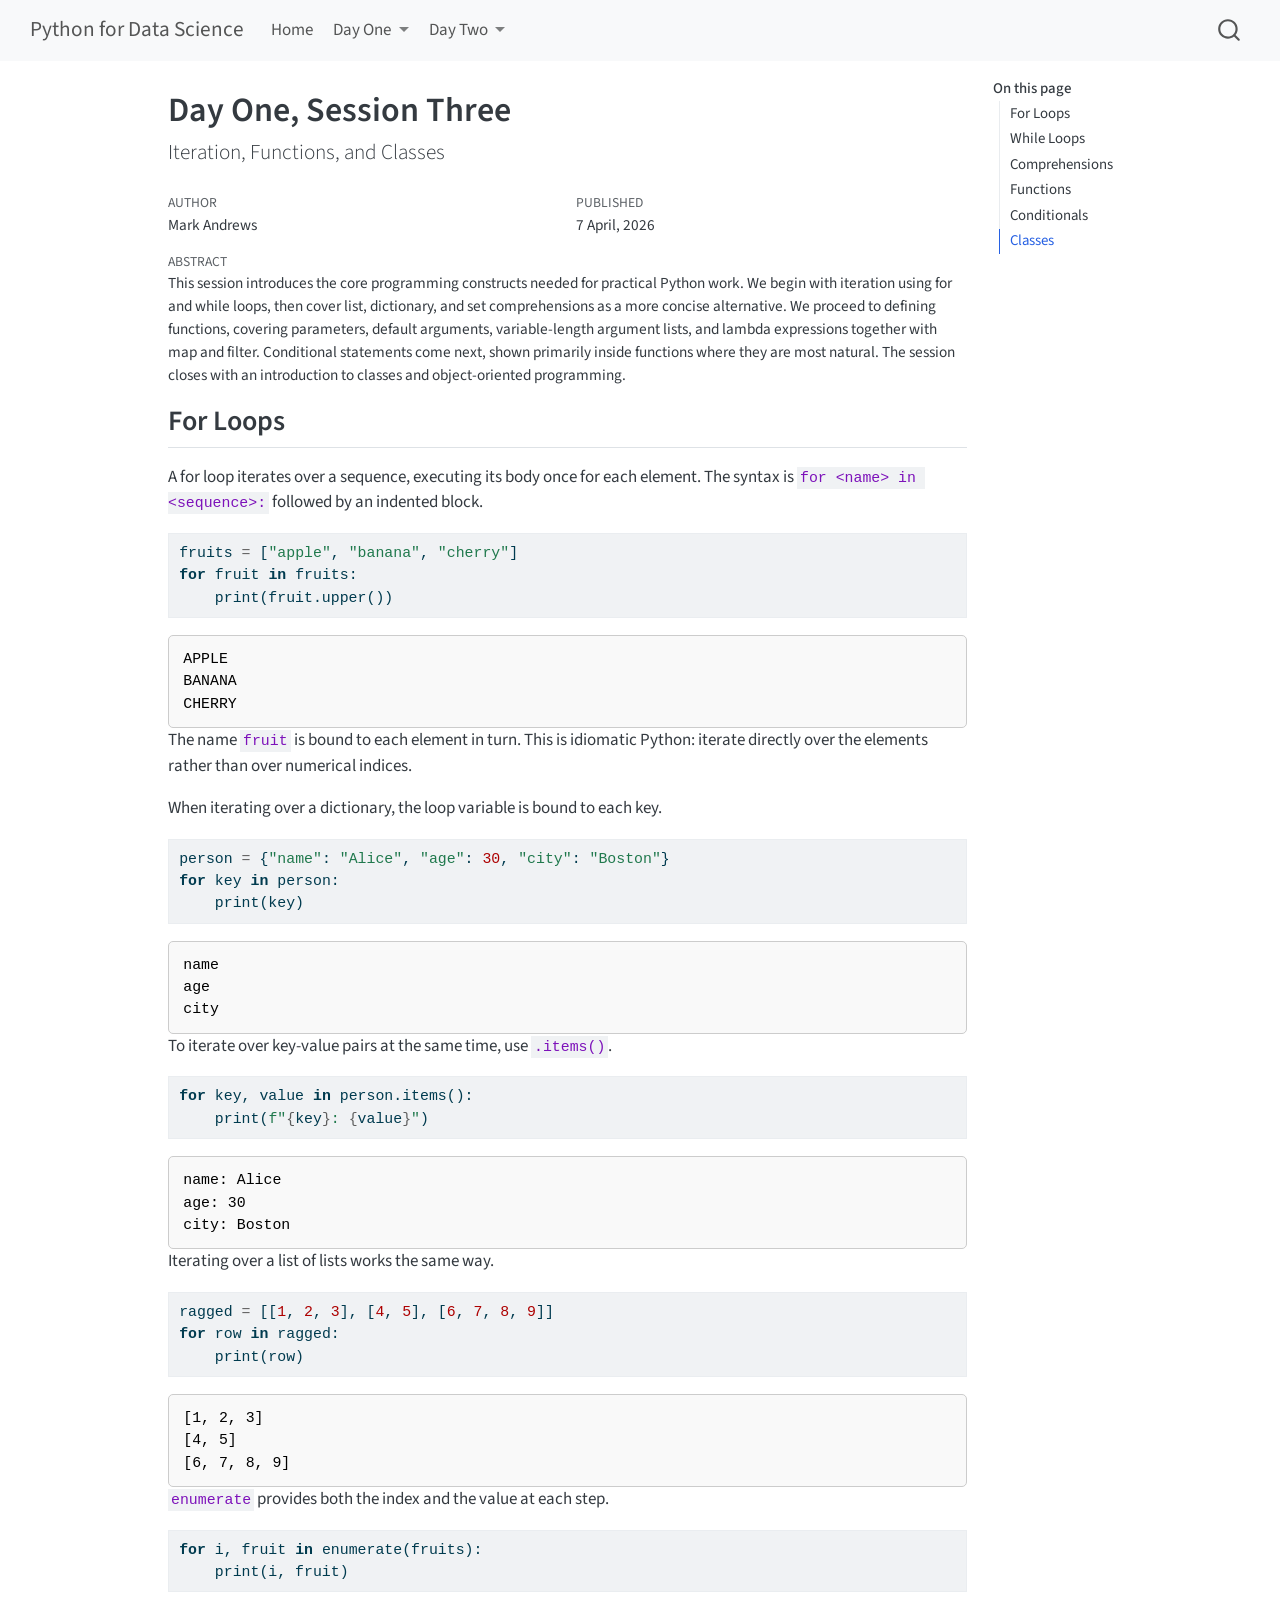
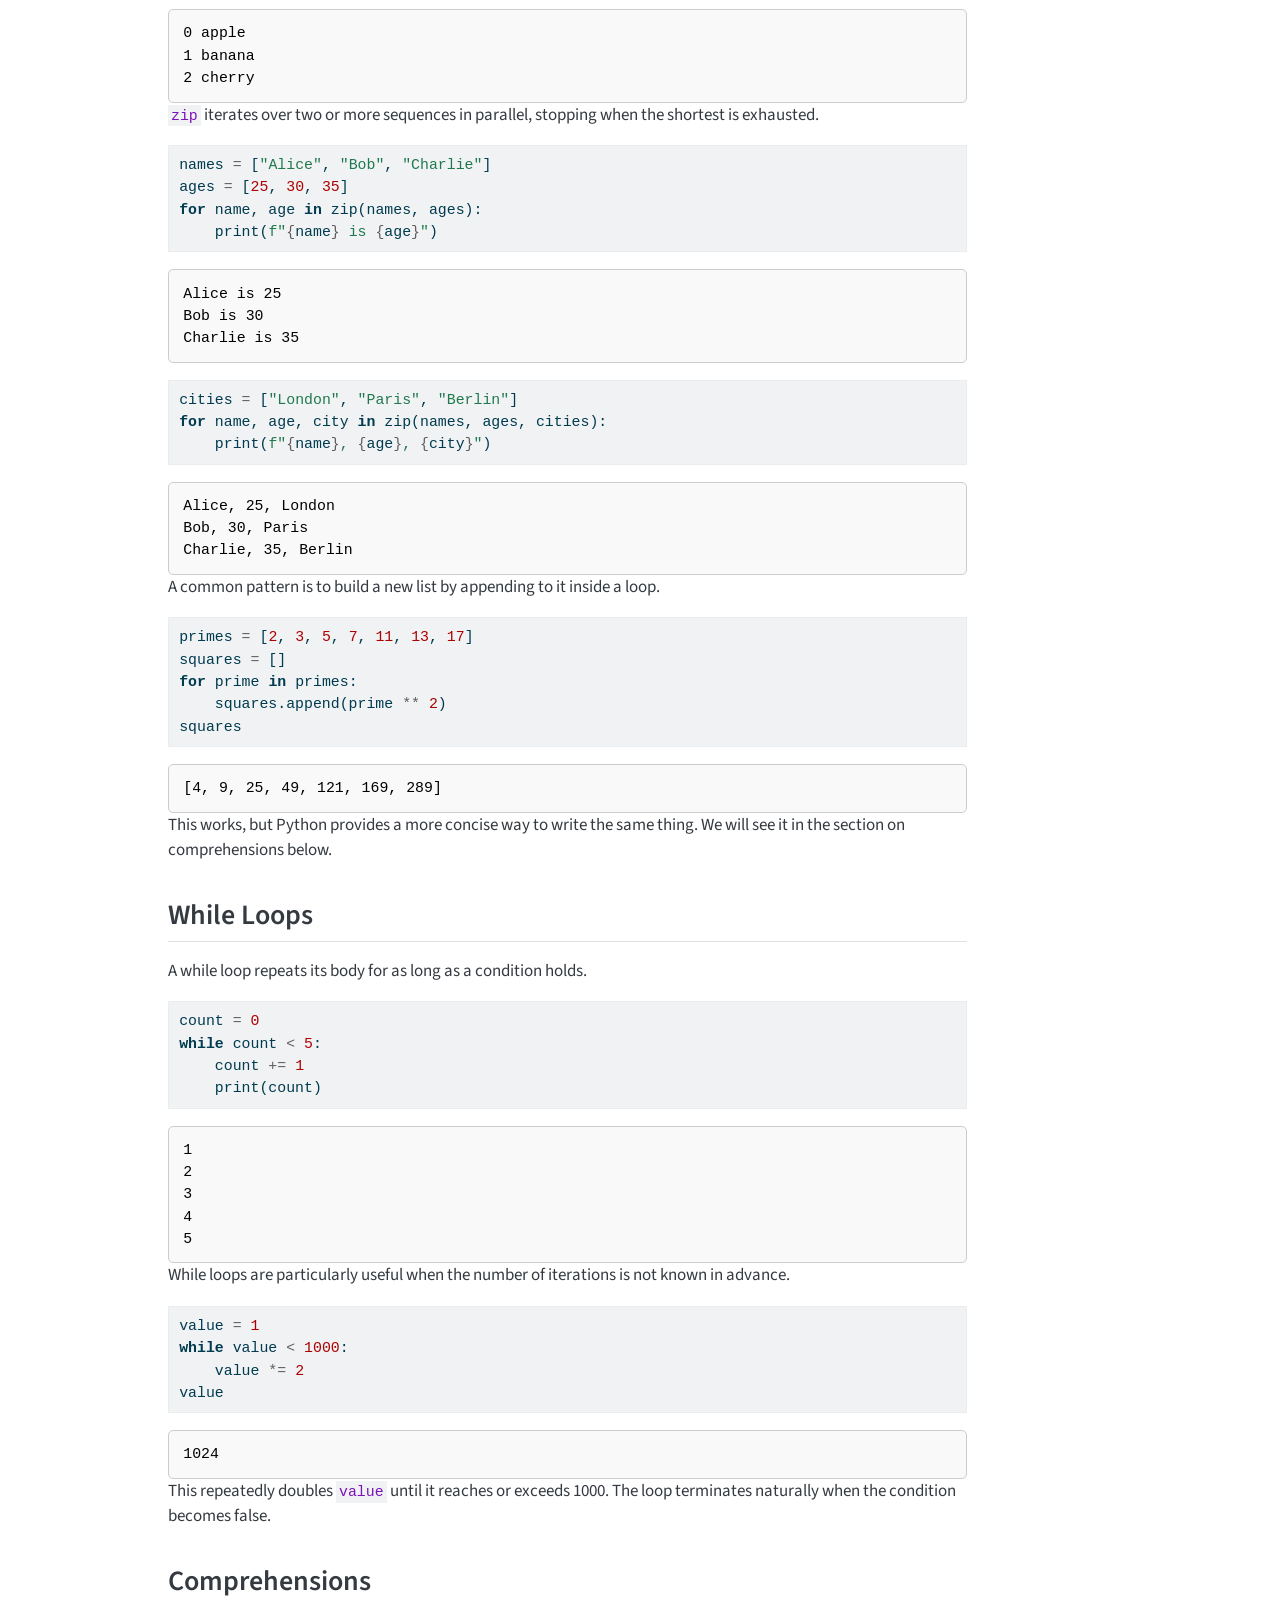
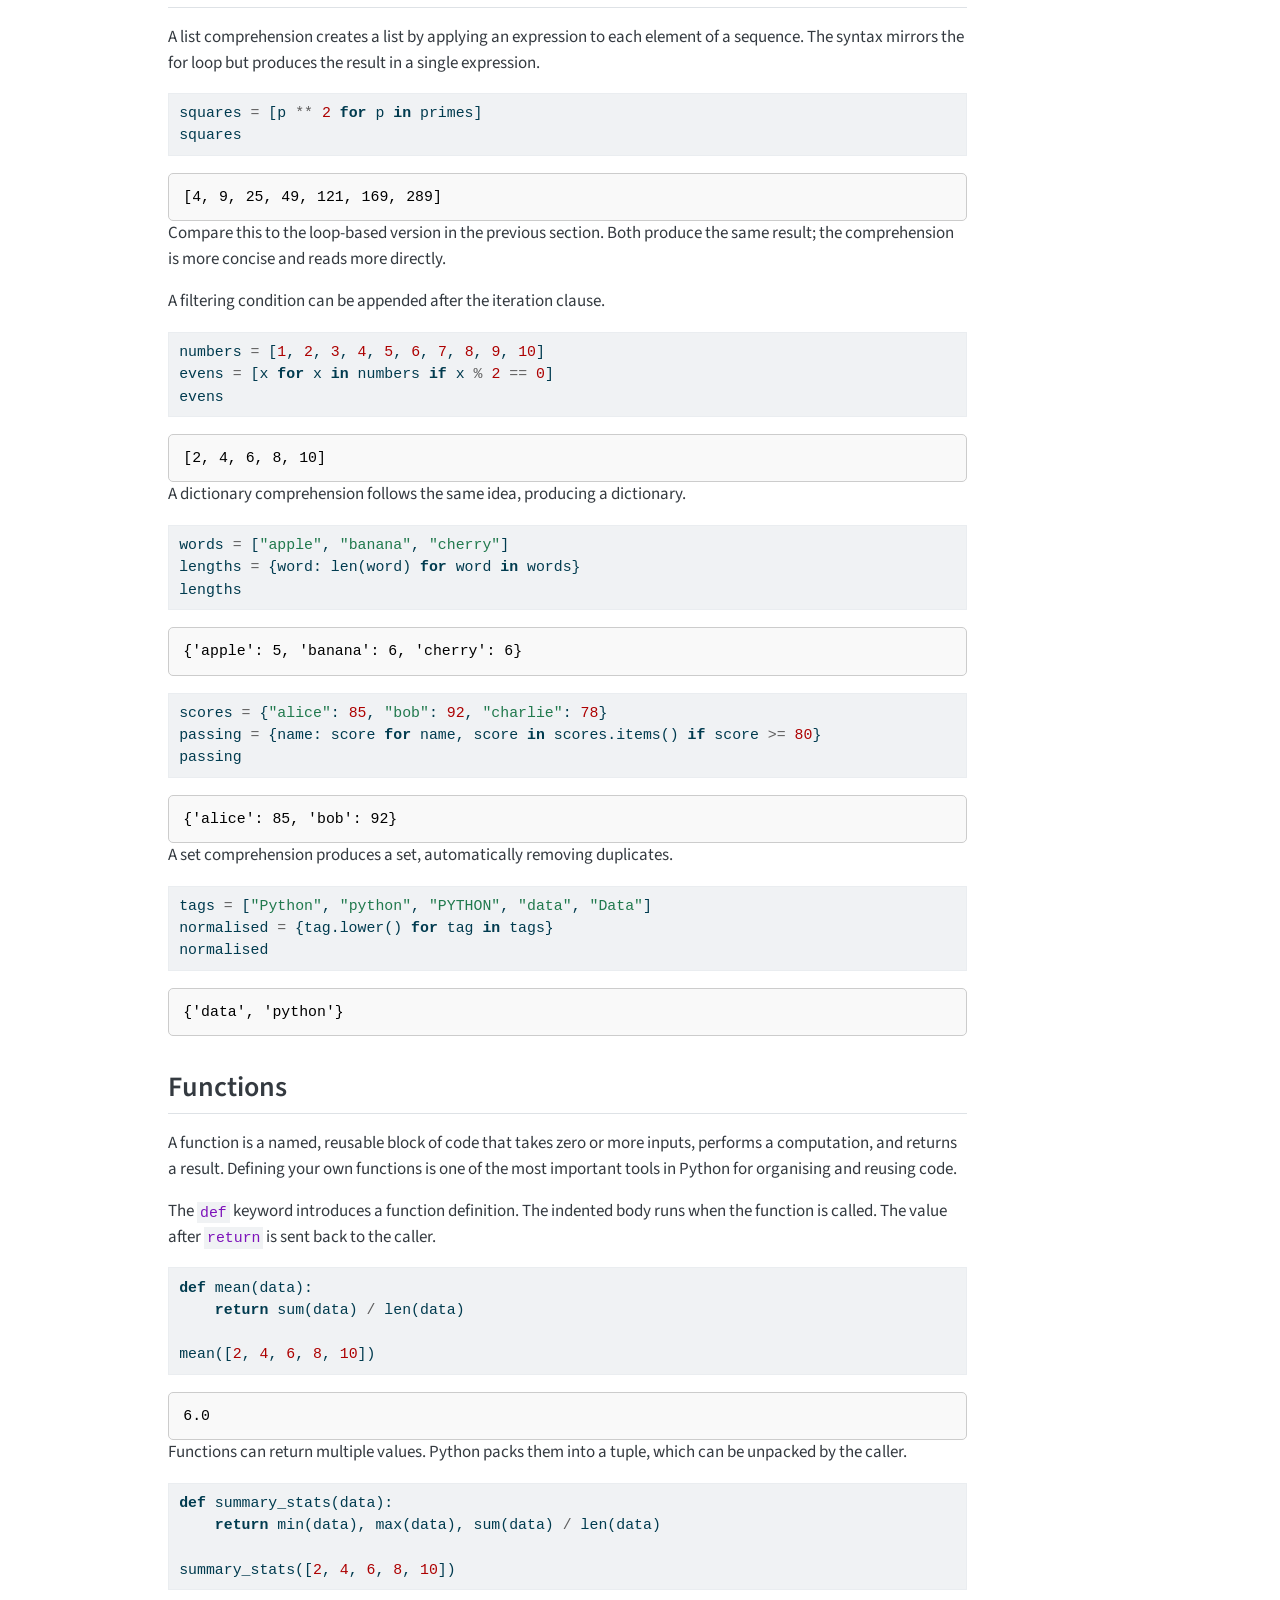
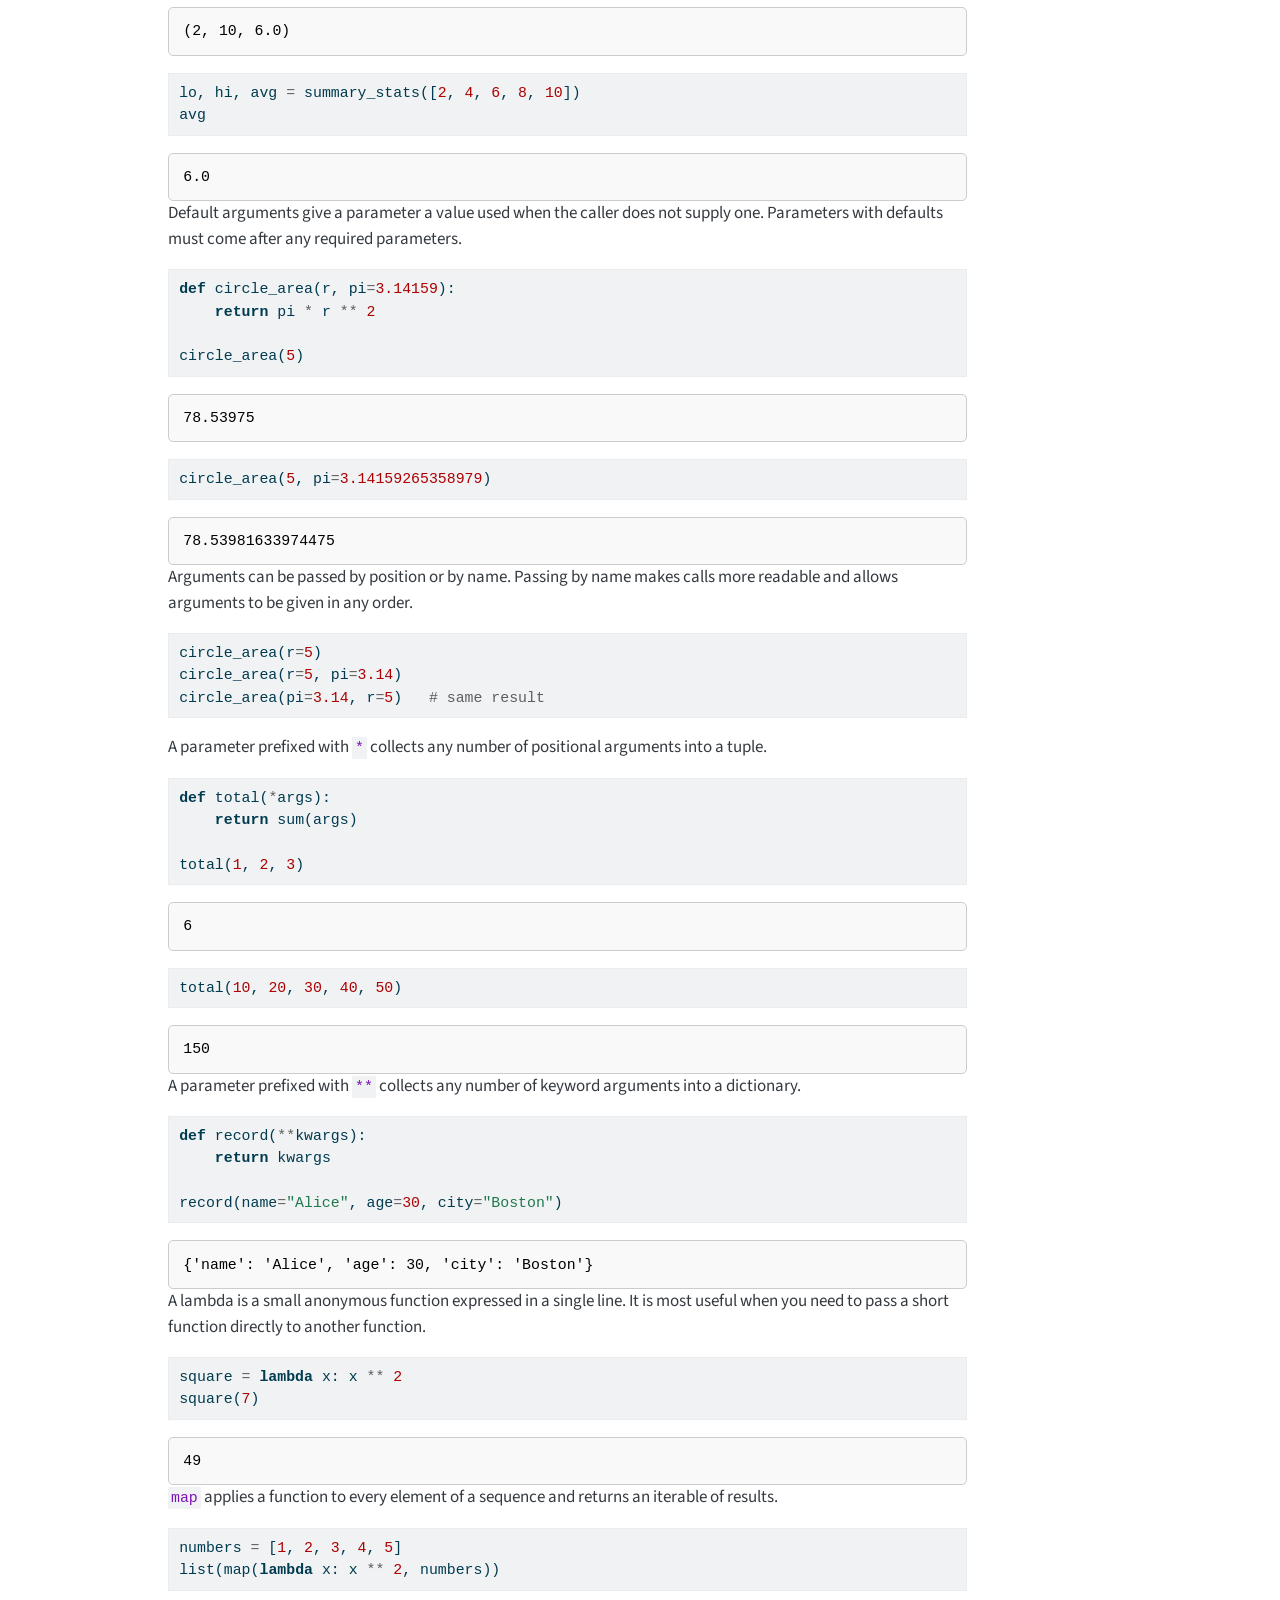
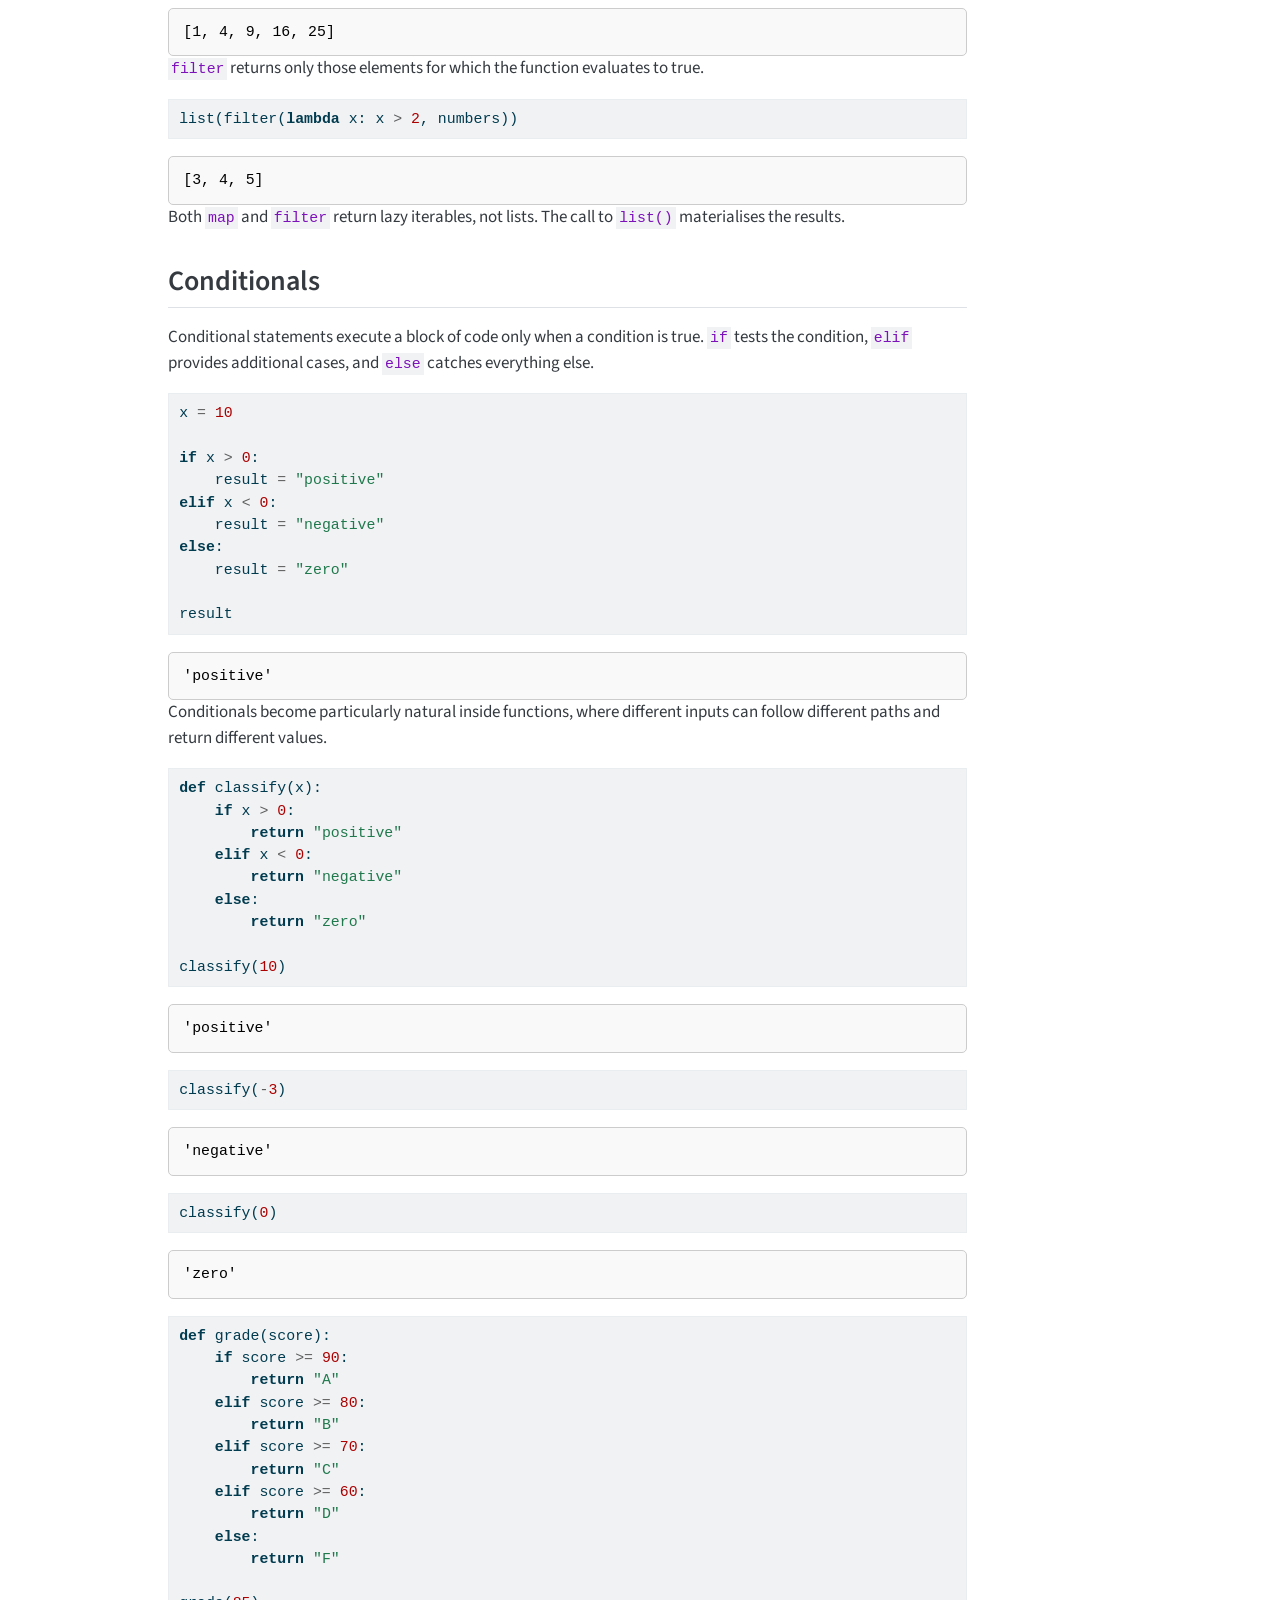
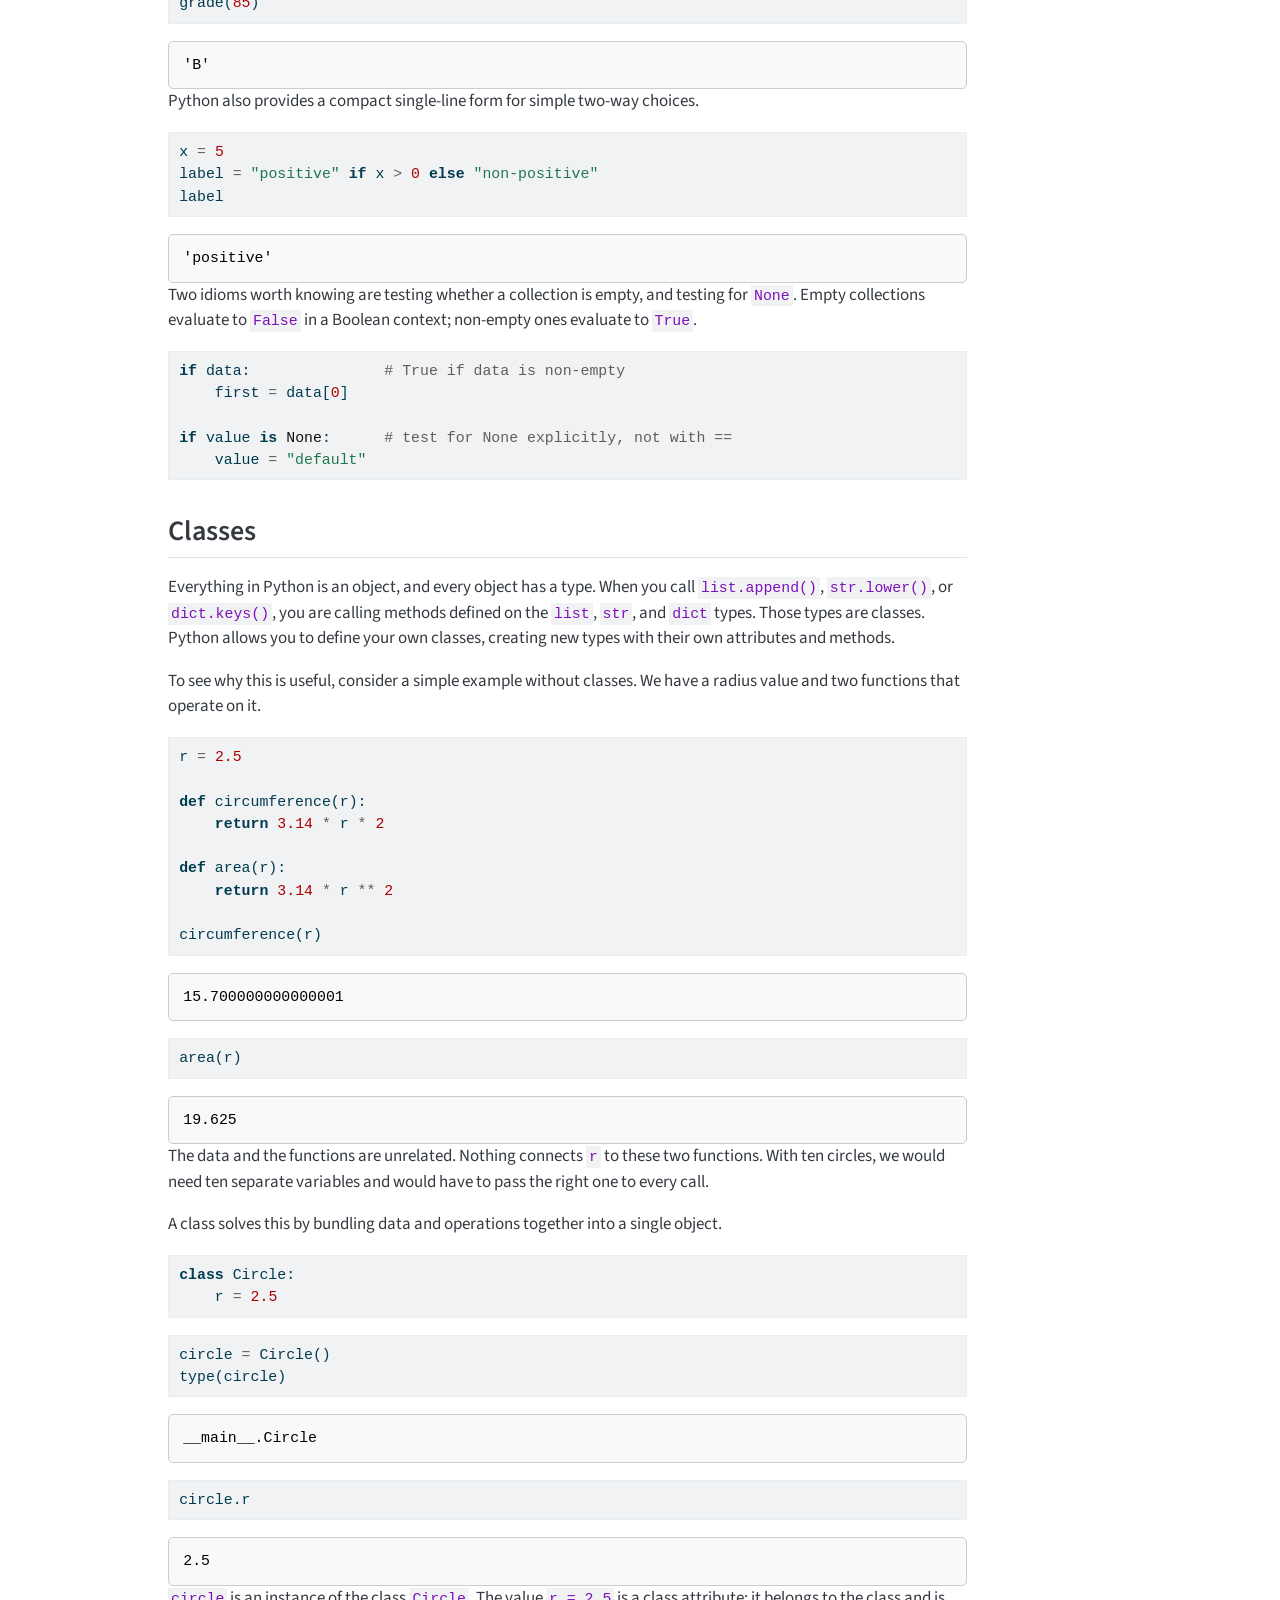
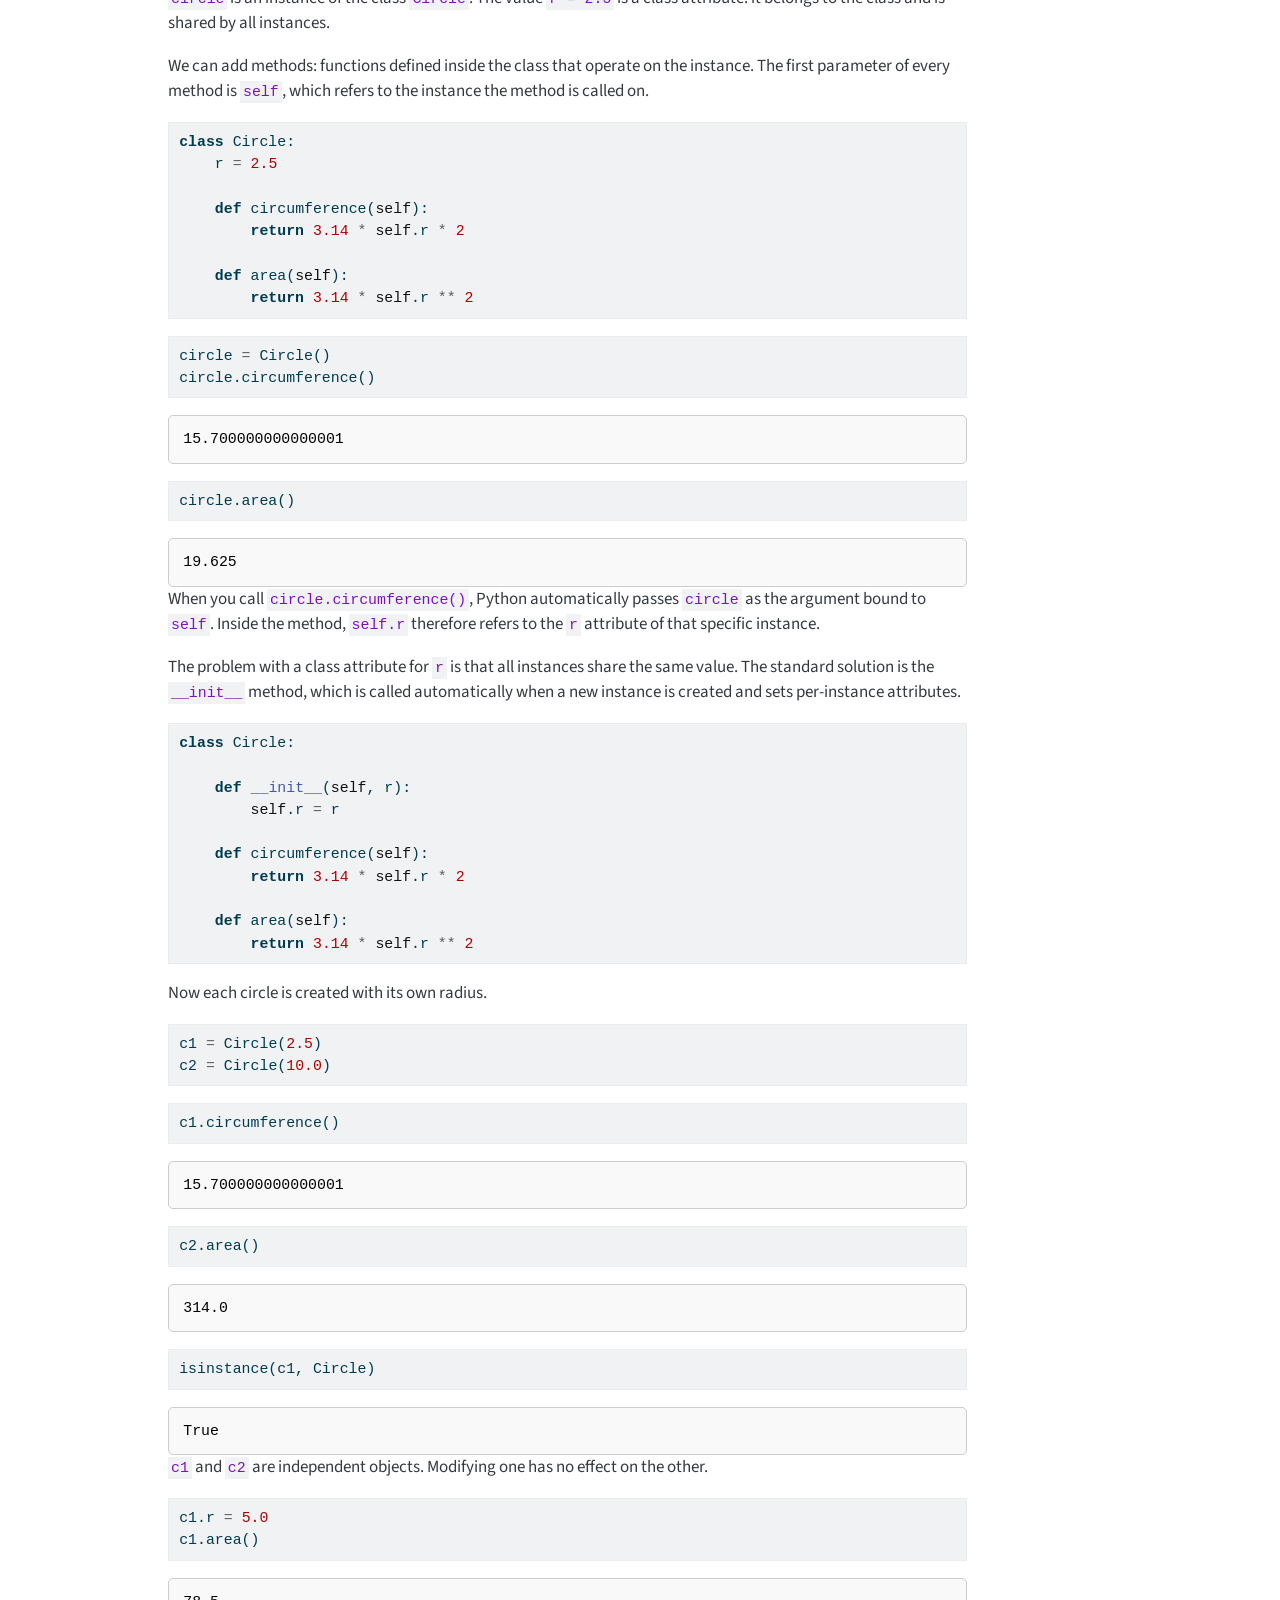
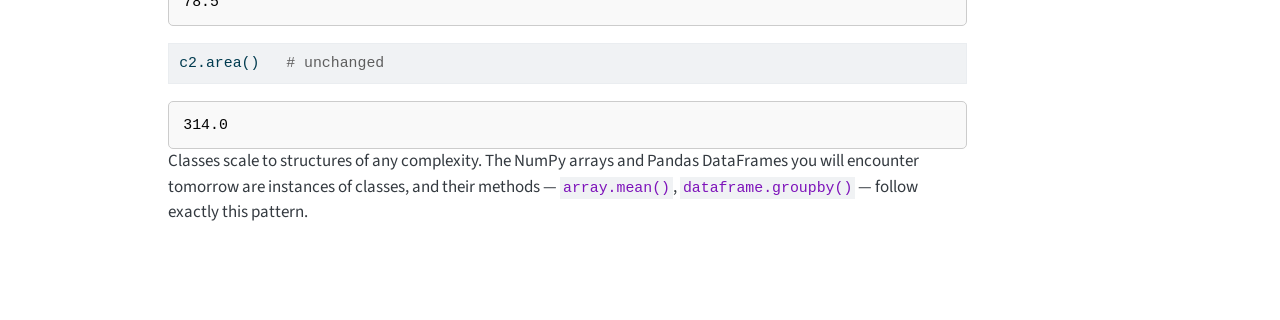
<file: docs/day_1_session_3.html>
<!DOCTYPE html>
<html xmlns="http://www.w3.org/1999/xhtml" lang="en" xml:lang="en"><head>

<meta charset="utf-8">
<meta name="generator" content="quarto-99.9.9">

<meta name="viewport" content="width=device-width, initial-scale=1.0, user-scalable=yes">

<meta name="author" content="Mark Andrews">

<title>Day One, Session Three – Python for Data Science</title>
<style>
code{white-space: pre-wrap;}
span.smallcaps{font-variant: small-caps;}
div.columns{display: flex; gap: min(4vw, 1.5em);}
div.column{flex: auto; overflow-x: auto;}
div.hanging-indent{margin-left: 1.5em; text-indent: -1.5em;}
ul.task-list{list-style: none;}
ul.task-list li input[type="checkbox"] {
  width: 0.8em;
  margin: 0 0.8em 0.2em -1em; /* quarto-specific, see https://github.com/quarto-dev/quarto-cli/issues/4556 */ 
  vertical-align: middle;
}
/* CSS for syntax highlighting */
html { -webkit-text-size-adjust: 100%; }
pre > code.sourceCode { white-space: pre; position: relative; }
pre > code.sourceCode > span { display: inline-block; line-height: 1.25; }
pre > code.sourceCode > span:empty { height: 1.2em; }
.sourceCode { overflow: visible; }
code.sourceCode > span { color: inherit; text-decoration: inherit; }
div.sourceCode { margin: 1em 0; }
pre.sourceCode { margin: 0; }
@media screen {
div.sourceCode { overflow: auto; }
}
@media print {
pre > code.sourceCode { white-space: pre-wrap; }
pre > code.sourceCode > span { text-indent: -5em; padding-left: 5em; }
}
pre.numberSource code
  { counter-reset: source-line 0; }
pre.numberSource code > span
  { position: relative; left: -4em; counter-increment: source-line; }
pre.numberSource code > span > a:first-child::before
  { content: counter(source-line);
    position: relative; left: -1em; text-align: right; vertical-align: baseline;
    border: none; display: inline-block;
    -webkit-touch-callout: none; -webkit-user-select: none;
    -khtml-user-select: none; -moz-user-select: none;
    -ms-user-select: none; user-select: none;
    padding: 0 4px; width: 4em;
  }
pre.numberSource { margin-left: 3em;  padding-left: 4px; }
div.sourceCode
  {   }
@media screen {
pre > code.sourceCode > span > a:first-child::before { text-decoration: underline; }
}
</style>


<script src="site_libs/quarto-nav/quarto-nav.js"></script>
<script src="site_libs/quarto-nav/headroom.min.js"></script>
<script src="site_libs/clipboard/clipboard.min.js"></script>
<script src="site_libs/quarto-search/autocomplete.umd.js"></script>
<script src="site_libs/quarto-search/fuse.min.js"></script>
<script src="site_libs/quarto-search/quarto-search.js"></script>
<meta name="quarto:offset" content="./">
<script src="site_libs/quarto-html/quarto.js" type="module"></script>
<script src="site_libs/quarto-html/tabsets/tabsets.js" type="module"></script>
<script src="site_libs/quarto-html/axe/axe-check.js" type="module"></script>
<script src="site_libs/quarto-html/popper.min.js"></script>
<script src="site_libs/quarto-html/tippy.umd.min.js"></script>
<script src="site_libs/quarto-html/anchor.min.js"></script>
<link href="site_libs/quarto-html/tippy.css" rel="stylesheet">
<link href="site_libs/quarto-html/quarto-syntax-highlighting-3aa970819e70fbc78806154e5a1fcd28.css" rel="stylesheet" id="quarto-text-highlighting-styles">
<script src="site_libs/bootstrap/bootstrap.min.js"></script>
<link href="site_libs/bootstrap/bootstrap-icons.css" rel="stylesheet">
<link href="site_libs/bootstrap/bootstrap-3a8da83d1308fa72ec9d471f280bd8e8.min.css" rel="stylesheet" append-hash="true" id="quarto-bootstrap" data-mode="light">
<script id="quarto-search-options" type="application/json">{
  "location": "navbar",
  "copy-button": false,
  "collapse-after": 3,
  "panel-placement": "end",
  "type": "overlay",
  "limit": 50,
  "keyboard-shortcut": [
    "f",
    "/",
    "s"
  ],
  "show-item-context": false,
  "language": {
    "search-no-results-text": "No results",
    "search-matching-documents-text": "matching documents",
    "search-copy-link-title": "Copy link to search",
    "search-hide-matches-text": "Hide additional matches",
    "search-more-match-text": "more match in this document",
    "search-more-matches-text": "more matches in this document",
    "search-clear-button-title": "Clear",
    "search-text-placeholder": "",
    "search-detached-cancel-button-title": "Cancel",
    "search-submit-button-title": "Submit",
    "search-label": "Search"
  }
}</script>


<link rel="stylesheet" href="styles.css">
</head>

<body class="nav-fixed quarto-light">

<div id="quarto-search-results"></div>
  <header id="quarto-header" class="headroom fixed-top">
    <nav class="navbar navbar-expand-lg " data-bs-theme="dark">
      <div class="navbar-container container-fluid">
      <div class="navbar-brand-container mx-auto">
    <a class="navbar-brand" href="./index.html">
    <span class="navbar-title">Python for Data Science</span>
    </a>
  </div>
            <div id="quarto-search" class="" title="Search"></div>
          <button class="navbar-toggler" type="button" data-bs-toggle="collapse" data-bs-target="#navbarCollapse" aria-controls="navbarCollapse" role="menu" aria-expanded="false" aria-label="Toggle navigation" onclick="if (window.quartoToggleHeadroom) { window.quartoToggleHeadroom(); }">
  <span class="navbar-toggler-icon"></span>
</button>
          <div class="collapse navbar-collapse" id="navbarCollapse">
            <ul class="navbar-nav navbar-nav-scroll me-auto">
  <li class="nav-item">
    <a class="nav-link" href="./index.html"> 
<span class="menu-text">Home</span></a>
  </li>  
  <li class="nav-item dropdown ">
    <a class="nav-link dropdown-toggle" href="#" id="nav-menu-day-one" role="link" data-bs-toggle="dropdown" aria-expanded="false">
 <span class="menu-text">Day One</span>
    </a>
    <ul class="dropdown-menu" aria-labelledby="nav-menu-day-one">    
        <li>
    <a class="dropdown-item" href="./day_1_session_1.html">
 <span class="dropdown-text">Session One: Numbers, Booleans, and Strings</span></a>
  </li>  
        <li>
    <a class="dropdown-item" href="./day_1_session_2.html">
 <span class="dropdown-text">Session Two: Collections</span></a>
  </li>  
        <li>
    <a class="dropdown-item" href="./day_1_session_3.html">
 <span class="dropdown-text">Session Three: Iteration, Functions, and Classes</span></a>
  </li>  
    </ul>
  </li>
  <li class="nav-item dropdown ">
    <a class="nav-link dropdown-toggle" href="#" id="nav-menu-day-two" role="link" data-bs-toggle="dropdown" aria-expanded="false">
 <span class="menu-text">Day Two</span>
    </a>
    <ul class="dropdown-menu" aria-labelledby="nav-menu-day-two">    
        <li>
    <a class="dropdown-item" href="./day_2_session_1.html">
 <span class="dropdown-text">Session One: Packages and NumPy</span></a>
  </li>  
        <li>
    <a class="dropdown-item" href="./day_2_session_2.html">
 <span class="dropdown-text">Session Two: Pandas</span></a>
  </li>  
        <li>
    <a class="dropdown-item" href="./day_2_session_3.html">
 <span class="dropdown-text">Session Three: Visualization and Statistical Modelling</span></a>
  </li>  
    </ul>
  </li>
</ul>
          </div> <!-- /navcollapse -->
            <div class="quarto-navbar-tools">
</div>
      </div> <!-- /container-fluid -->
    </nav>
</header>
<!-- content -->
<div id="quarto-content" class="quarto-container page-columns page-rows-contents page-layout-article page-navbar">
<!-- sidebar -->
<!-- margin-sidebar -->
    <div id="quarto-margin-sidebar" class="sidebar margin-sidebar">
        <nav id="TOC" role="doc-toc" class="toc-active">
    <h2 id="toc-title">On this page</h2>
   
  <ul>
  <li><a href="#for-loops" id="toc-for-loops" class="nav-link active" data-scroll-target="#for-loops">For Loops</a></li>
  <li><a href="#while-loops" id="toc-while-loops" class="nav-link" data-scroll-target="#while-loops">While Loops</a></li>
  <li><a href="#comprehensions" id="toc-comprehensions" class="nav-link" data-scroll-target="#comprehensions">Comprehensions</a></li>
  <li><a href="#functions" id="toc-functions" class="nav-link" data-scroll-target="#functions">Functions</a></li>
  <li><a href="#conditionals" id="toc-conditionals" class="nav-link" data-scroll-target="#conditionals">Conditionals</a></li>
  <li><a href="#classes" id="toc-classes" class="nav-link" data-scroll-target="#classes">Classes</a></li>
  </ul>
</nav>
    </div>
<!-- main -->
<main class="content" id="quarto-document-content">

<header id="title-block-header" class="quarto-title-block default">
<div class="quarto-title">
<h1 class="title">Day One, Session Three</h1>
<p class="subtitle lead">Iteration, Functions, and Classes</p>
</div>



<div class="quarto-title-meta">

    <div>
    <div class="quarto-title-meta-heading">Author</div>
    <div class="quarto-title-meta-contents">
             <p>Mark Andrews </p>
          </div>
  </div>
    
    <div>
    <div class="quarto-title-meta-heading">Published</div>
    <div class="quarto-title-meta-contents">
      <p class="date">7 April, 2026</p>
    </div>
  </div>
  
    
  </div>
  
<div>
  <div class="abstract">
    <div class="block-title">Abstract</div>
    <p>This session introduces the core programming constructs needed for practical Python work. We begin with iteration using for and while loops, then cover list, dictionary, and set comprehensions as a more concise alternative. We proceed to defining functions, covering parameters, default arguments, variable-length argument lists, and lambda expressions together with map and filter. Conditional statements come next, shown primarily inside functions where they are most natural. The session closes with an introduction to classes and object-oriented programming.</p>
  </div>
</div>


</header>


<section id="for-loops" class="level2">
<h2 class="anchored" data-anchor-id="for-loops">For Loops</h2>
<p>A for loop iterates over a sequence, executing its body once for each element. The syntax is <code>for &lt;name&gt; in &lt;sequence&gt;:</code> followed by an indented block.</p>
<div id="c9cab476" class="cell" data-execution_count="2">
<div class="code-copy-outer-scaffold"><div class="sourceCode cell-code" id="cb1"><pre class="sourceCode python code-with-copy"><code class="sourceCode python"><span id="cb1-1"><a href="#cb1-1" aria-hidden="true" tabindex="-1"></a>fruits <span class="op">=</span> [<span class="st">"apple"</span>, <span class="st">"banana"</span>, <span class="st">"cherry"</span>]</span>
<span id="cb1-2"><a href="#cb1-2" aria-hidden="true" tabindex="-1"></a><span class="cf">for</span> fruit <span class="kw">in</span> fruits:</span>
<span id="cb1-3"><a href="#cb1-3" aria-hidden="true" tabindex="-1"></a>    <span class="bu">print</span>(fruit.upper())</span></code></pre></div><button title="Copy to Clipboard" class="code-copy-button"><i class="bi"></i></button></div>
<div class="cell-output cell-output-stdout">
<pre><code>APPLE
BANANA
CHERRY</code></pre>
</div>
</div>
<p>The name <code>fruit</code> is bound to each element in turn. This is idiomatic Python: iterate directly over the elements rather than over numerical indices.</p>
<p>When iterating over a dictionary, the loop variable is bound to each key.</p>
<div id="e38efe5a" class="cell" data-execution_count="3">
<div class="code-copy-outer-scaffold"><div class="sourceCode cell-code" id="cb3"><pre class="sourceCode python code-with-copy"><code class="sourceCode python"><span id="cb3-1"><a href="#cb3-1" aria-hidden="true" tabindex="-1"></a>person <span class="op">=</span> {<span class="st">"name"</span>: <span class="st">"Alice"</span>, <span class="st">"age"</span>: <span class="dv">30</span>, <span class="st">"city"</span>: <span class="st">"Boston"</span>}</span>
<span id="cb3-2"><a href="#cb3-2" aria-hidden="true" tabindex="-1"></a><span class="cf">for</span> key <span class="kw">in</span> person:</span>
<span id="cb3-3"><a href="#cb3-3" aria-hidden="true" tabindex="-1"></a>    <span class="bu">print</span>(key)</span></code></pre></div><button title="Copy to Clipboard" class="code-copy-button"><i class="bi"></i></button></div>
<div class="cell-output cell-output-stdout">
<pre><code>name
age
city</code></pre>
</div>
</div>
<p>To iterate over key-value pairs at the same time, use <code>.items()</code>.</p>
<div id="4c823f58" class="cell" data-execution_count="4">
<div class="code-copy-outer-scaffold"><div class="sourceCode cell-code" id="cb5"><pre class="sourceCode python code-with-copy"><code class="sourceCode python"><span id="cb5-1"><a href="#cb5-1" aria-hidden="true" tabindex="-1"></a><span class="cf">for</span> key, value <span class="kw">in</span> person.items():</span>
<span id="cb5-2"><a href="#cb5-2" aria-hidden="true" tabindex="-1"></a>    <span class="bu">print</span>(<span class="ss">f"</span><span class="sc">{</span>key<span class="sc">}</span><span class="ss">: </span><span class="sc">{</span>value<span class="sc">}</span><span class="ss">"</span>)</span></code></pre></div><button title="Copy to Clipboard" class="code-copy-button"><i class="bi"></i></button></div>
<div class="cell-output cell-output-stdout">
<pre><code>name: Alice
age: 30
city: Boston</code></pre>
</div>
</div>
<p>Iterating over a list of lists works the same way.</p>
<div id="1da73fde" class="cell" data-execution_count="5">
<div class="code-copy-outer-scaffold"><div class="sourceCode cell-code" id="cb7"><pre class="sourceCode python code-with-copy"><code class="sourceCode python"><span id="cb7-1"><a href="#cb7-1" aria-hidden="true" tabindex="-1"></a>ragged <span class="op">=</span> [[<span class="dv">1</span>, <span class="dv">2</span>, <span class="dv">3</span>], [<span class="dv">4</span>, <span class="dv">5</span>], [<span class="dv">6</span>, <span class="dv">7</span>, <span class="dv">8</span>, <span class="dv">9</span>]]</span>
<span id="cb7-2"><a href="#cb7-2" aria-hidden="true" tabindex="-1"></a><span class="cf">for</span> row <span class="kw">in</span> ragged:</span>
<span id="cb7-3"><a href="#cb7-3" aria-hidden="true" tabindex="-1"></a>    <span class="bu">print</span>(row)</span></code></pre></div><button title="Copy to Clipboard" class="code-copy-button"><i class="bi"></i></button></div>
<div class="cell-output cell-output-stdout">
<pre><code>[1, 2, 3]
[4, 5]
[6, 7, 8, 9]</code></pre>
</div>
</div>
<p><code>enumerate</code> provides both the index and the value at each step.</p>
<div id="8b844e64" class="cell" data-execution_count="6">
<div class="code-copy-outer-scaffold"><div class="sourceCode cell-code" id="cb9"><pre class="sourceCode python code-with-copy"><code class="sourceCode python"><span id="cb9-1"><a href="#cb9-1" aria-hidden="true" tabindex="-1"></a><span class="cf">for</span> i, fruit <span class="kw">in</span> <span class="bu">enumerate</span>(fruits):</span>
<span id="cb9-2"><a href="#cb9-2" aria-hidden="true" tabindex="-1"></a>    <span class="bu">print</span>(i, fruit)</span></code></pre></div><button title="Copy to Clipboard" class="code-copy-button"><i class="bi"></i></button></div>
<div class="cell-output cell-output-stdout">
<pre><code>0 apple
1 banana
2 cherry</code></pre>
</div>
</div>
<p><code>zip</code> iterates over two or more sequences in parallel, stopping when the shortest is exhausted.</p>
<div id="8cb77782" class="cell" data-execution_count="7">
<div class="code-copy-outer-scaffold"><div class="sourceCode cell-code" id="cb11"><pre class="sourceCode python code-with-copy"><code class="sourceCode python"><span id="cb11-1"><a href="#cb11-1" aria-hidden="true" tabindex="-1"></a>names <span class="op">=</span> [<span class="st">"Alice"</span>, <span class="st">"Bob"</span>, <span class="st">"Charlie"</span>]</span>
<span id="cb11-2"><a href="#cb11-2" aria-hidden="true" tabindex="-1"></a>ages <span class="op">=</span> [<span class="dv">25</span>, <span class="dv">30</span>, <span class="dv">35</span>]</span>
<span id="cb11-3"><a href="#cb11-3" aria-hidden="true" tabindex="-1"></a><span class="cf">for</span> name, age <span class="kw">in</span> <span class="bu">zip</span>(names, ages):</span>
<span id="cb11-4"><a href="#cb11-4" aria-hidden="true" tabindex="-1"></a>    <span class="bu">print</span>(<span class="ss">f"</span><span class="sc">{</span>name<span class="sc">}</span><span class="ss"> is </span><span class="sc">{</span>age<span class="sc">}</span><span class="ss">"</span>)</span></code></pre></div><button title="Copy to Clipboard" class="code-copy-button"><i class="bi"></i></button></div>
<div class="cell-output cell-output-stdout">
<pre><code>Alice is 25
Bob is 30
Charlie is 35</code></pre>
</div>
</div>
<div id="d7ce010c" class="cell" data-execution_count="8">
<div class="code-copy-outer-scaffold"><div class="sourceCode cell-code" id="cb13"><pre class="sourceCode python code-with-copy"><code class="sourceCode python"><span id="cb13-1"><a href="#cb13-1" aria-hidden="true" tabindex="-1"></a>cities <span class="op">=</span> [<span class="st">"London"</span>, <span class="st">"Paris"</span>, <span class="st">"Berlin"</span>]</span>
<span id="cb13-2"><a href="#cb13-2" aria-hidden="true" tabindex="-1"></a><span class="cf">for</span> name, age, city <span class="kw">in</span> <span class="bu">zip</span>(names, ages, cities):</span>
<span id="cb13-3"><a href="#cb13-3" aria-hidden="true" tabindex="-1"></a>    <span class="bu">print</span>(<span class="ss">f"</span><span class="sc">{</span>name<span class="sc">}</span><span class="ss">, </span><span class="sc">{</span>age<span class="sc">}</span><span class="ss">, </span><span class="sc">{</span>city<span class="sc">}</span><span class="ss">"</span>)</span></code></pre></div><button title="Copy to Clipboard" class="code-copy-button"><i class="bi"></i></button></div>
<div class="cell-output cell-output-stdout">
<pre><code>Alice, 25, London
Bob, 30, Paris
Charlie, 35, Berlin</code></pre>
</div>
</div>
<p>A common pattern is to build a new list by appending to it inside a loop.</p>
<div id="510c083f" class="cell" data-execution_count="9">
<div class="code-copy-outer-scaffold"><div class="sourceCode cell-code" id="cb15"><pre class="sourceCode python code-with-copy"><code class="sourceCode python"><span id="cb15-1"><a href="#cb15-1" aria-hidden="true" tabindex="-1"></a>primes <span class="op">=</span> [<span class="dv">2</span>, <span class="dv">3</span>, <span class="dv">5</span>, <span class="dv">7</span>, <span class="dv">11</span>, <span class="dv">13</span>, <span class="dv">17</span>]</span>
<span id="cb15-2"><a href="#cb15-2" aria-hidden="true" tabindex="-1"></a>squares <span class="op">=</span> []</span>
<span id="cb15-3"><a href="#cb15-3" aria-hidden="true" tabindex="-1"></a><span class="cf">for</span> prime <span class="kw">in</span> primes:</span>
<span id="cb15-4"><a href="#cb15-4" aria-hidden="true" tabindex="-1"></a>    squares.append(prime <span class="op">**</span> <span class="dv">2</span>)</span>
<span id="cb15-5"><a href="#cb15-5" aria-hidden="true" tabindex="-1"></a>squares</span></code></pre></div><button title="Copy to Clipboard" class="code-copy-button"><i class="bi"></i></button></div>
<div class="cell-output cell-output-display" data-execution_count="9">
<pre><code>[4, 9, 25, 49, 121, 169, 289]</code></pre>
</div>
</div>
<p>This works, but Python provides a more concise way to write the same thing. We will see it in the section on comprehensions below.</p>
</section>
<section id="while-loops" class="level2">
<h2 class="anchored" data-anchor-id="while-loops">While Loops</h2>
<p>A while loop repeats its body for as long as a condition holds.</p>
<div id="7d3714a2" class="cell" data-execution_count="10">
<div class="code-copy-outer-scaffold"><div class="sourceCode cell-code" id="cb17"><pre class="sourceCode python code-with-copy"><code class="sourceCode python"><span id="cb17-1"><a href="#cb17-1" aria-hidden="true" tabindex="-1"></a>count <span class="op">=</span> <span class="dv">0</span></span>
<span id="cb17-2"><a href="#cb17-2" aria-hidden="true" tabindex="-1"></a><span class="cf">while</span> count <span class="op">&lt;</span> <span class="dv">5</span>:</span>
<span id="cb17-3"><a href="#cb17-3" aria-hidden="true" tabindex="-1"></a>    count <span class="op">+=</span> <span class="dv">1</span></span>
<span id="cb17-4"><a href="#cb17-4" aria-hidden="true" tabindex="-1"></a>    <span class="bu">print</span>(count)</span></code></pre></div><button title="Copy to Clipboard" class="code-copy-button"><i class="bi"></i></button></div>
<div class="cell-output cell-output-stdout">
<pre><code>1
2
3
4
5</code></pre>
</div>
</div>
<p>While loops are particularly useful when the number of iterations is not known in advance.</p>
<div id="c6ff32ff" class="cell" data-execution_count="11">
<div class="code-copy-outer-scaffold"><div class="sourceCode cell-code" id="cb19"><pre class="sourceCode python code-with-copy"><code class="sourceCode python"><span id="cb19-1"><a href="#cb19-1" aria-hidden="true" tabindex="-1"></a>value <span class="op">=</span> <span class="dv">1</span></span>
<span id="cb19-2"><a href="#cb19-2" aria-hidden="true" tabindex="-1"></a><span class="cf">while</span> value <span class="op">&lt;</span> <span class="dv">1000</span>:</span>
<span id="cb19-3"><a href="#cb19-3" aria-hidden="true" tabindex="-1"></a>    value <span class="op">*=</span> <span class="dv">2</span></span>
<span id="cb19-4"><a href="#cb19-4" aria-hidden="true" tabindex="-1"></a>value</span></code></pre></div><button title="Copy to Clipboard" class="code-copy-button"><i class="bi"></i></button></div>
<div class="cell-output cell-output-display" data-execution_count="11">
<pre><code>1024</code></pre>
</div>
</div>
<p>This repeatedly doubles <code>value</code> until it reaches or exceeds 1000. The loop terminates naturally when the condition becomes false.</p>
</section>
<section id="comprehensions" class="level2">
<h2 class="anchored" data-anchor-id="comprehensions">Comprehensions</h2>
<p>A list comprehension creates a list by applying an expression to each element of a sequence. The syntax mirrors the for loop but produces the result in a single expression.</p>
<div id="37872ff5" class="cell" data-execution_count="12">
<div class="code-copy-outer-scaffold"><div class="sourceCode cell-code" id="cb21"><pre class="sourceCode python code-with-copy"><code class="sourceCode python"><span id="cb21-1"><a href="#cb21-1" aria-hidden="true" tabindex="-1"></a>squares <span class="op">=</span> [p <span class="op">**</span> <span class="dv">2</span> <span class="cf">for</span> p <span class="kw">in</span> primes]</span>
<span id="cb21-2"><a href="#cb21-2" aria-hidden="true" tabindex="-1"></a>squares</span></code></pre></div><button title="Copy to Clipboard" class="code-copy-button"><i class="bi"></i></button></div>
<div class="cell-output cell-output-display" data-execution_count="12">
<pre><code>[4, 9, 25, 49, 121, 169, 289]</code></pre>
</div>
</div>
<p>Compare this to the loop-based version in the previous section. Both produce the same result; the comprehension is more concise and reads more directly.</p>
<p>A filtering condition can be appended after the iteration clause.</p>
<div id="24cec649" class="cell" data-execution_count="13">
<div class="code-copy-outer-scaffold"><div class="sourceCode cell-code" id="cb23"><pre class="sourceCode python code-with-copy"><code class="sourceCode python"><span id="cb23-1"><a href="#cb23-1" aria-hidden="true" tabindex="-1"></a>numbers <span class="op">=</span> [<span class="dv">1</span>, <span class="dv">2</span>, <span class="dv">3</span>, <span class="dv">4</span>, <span class="dv">5</span>, <span class="dv">6</span>, <span class="dv">7</span>, <span class="dv">8</span>, <span class="dv">9</span>, <span class="dv">10</span>]</span>
<span id="cb23-2"><a href="#cb23-2" aria-hidden="true" tabindex="-1"></a>evens <span class="op">=</span> [x <span class="cf">for</span> x <span class="kw">in</span> numbers <span class="cf">if</span> x <span class="op">%</span> <span class="dv">2</span> <span class="op">==</span> <span class="dv">0</span>]</span>
<span id="cb23-3"><a href="#cb23-3" aria-hidden="true" tabindex="-1"></a>evens</span></code></pre></div><button title="Copy to Clipboard" class="code-copy-button"><i class="bi"></i></button></div>
<div class="cell-output cell-output-display" data-execution_count="13">
<pre><code>[2, 4, 6, 8, 10]</code></pre>
</div>
</div>
<p>A dictionary comprehension follows the same idea, producing a dictionary.</p>
<div id="a24c4bd2" class="cell" data-execution_count="14">
<div class="code-copy-outer-scaffold"><div class="sourceCode cell-code" id="cb25"><pre class="sourceCode python code-with-copy"><code class="sourceCode python"><span id="cb25-1"><a href="#cb25-1" aria-hidden="true" tabindex="-1"></a>words <span class="op">=</span> [<span class="st">"apple"</span>, <span class="st">"banana"</span>, <span class="st">"cherry"</span>]</span>
<span id="cb25-2"><a href="#cb25-2" aria-hidden="true" tabindex="-1"></a>lengths <span class="op">=</span> {word: <span class="bu">len</span>(word) <span class="cf">for</span> word <span class="kw">in</span> words}</span>
<span id="cb25-3"><a href="#cb25-3" aria-hidden="true" tabindex="-1"></a>lengths</span></code></pre></div><button title="Copy to Clipboard" class="code-copy-button"><i class="bi"></i></button></div>
<div class="cell-output cell-output-display" data-execution_count="14">
<pre><code>{'apple': 5, 'banana': 6, 'cherry': 6}</code></pre>
</div>
</div>
<div id="4e5bd66d" class="cell" data-execution_count="15">
<div class="code-copy-outer-scaffold"><div class="sourceCode cell-code" id="cb27"><pre class="sourceCode python code-with-copy"><code class="sourceCode python"><span id="cb27-1"><a href="#cb27-1" aria-hidden="true" tabindex="-1"></a>scores <span class="op">=</span> {<span class="st">"alice"</span>: <span class="dv">85</span>, <span class="st">"bob"</span>: <span class="dv">92</span>, <span class="st">"charlie"</span>: <span class="dv">78</span>}</span>
<span id="cb27-2"><a href="#cb27-2" aria-hidden="true" tabindex="-1"></a>passing <span class="op">=</span> {name: score <span class="cf">for</span> name, score <span class="kw">in</span> scores.items() <span class="cf">if</span> score <span class="op">&gt;=</span> <span class="dv">80</span>}</span>
<span id="cb27-3"><a href="#cb27-3" aria-hidden="true" tabindex="-1"></a>passing</span></code></pre></div><button title="Copy to Clipboard" class="code-copy-button"><i class="bi"></i></button></div>
<div class="cell-output cell-output-display" data-execution_count="15">
<pre><code>{'alice': 85, 'bob': 92}</code></pre>
</div>
</div>
<p>A set comprehension produces a set, automatically removing duplicates.</p>
<div id="db256135" class="cell" data-execution_count="16">
<div class="code-copy-outer-scaffold"><div class="sourceCode cell-code" id="cb29"><pre class="sourceCode python code-with-copy"><code class="sourceCode python"><span id="cb29-1"><a href="#cb29-1" aria-hidden="true" tabindex="-1"></a>tags <span class="op">=</span> [<span class="st">"Python"</span>, <span class="st">"python"</span>, <span class="st">"PYTHON"</span>, <span class="st">"data"</span>, <span class="st">"Data"</span>]</span>
<span id="cb29-2"><a href="#cb29-2" aria-hidden="true" tabindex="-1"></a>normalised <span class="op">=</span> {tag.lower() <span class="cf">for</span> tag <span class="kw">in</span> tags}</span>
<span id="cb29-3"><a href="#cb29-3" aria-hidden="true" tabindex="-1"></a>normalised</span></code></pre></div><button title="Copy to Clipboard" class="code-copy-button"><i class="bi"></i></button></div>
<div class="cell-output cell-output-display" data-execution_count="16">
<pre><code>{'data', 'python'}</code></pre>
</div>
</div>
</section>
<section id="functions" class="level2">
<h2 class="anchored" data-anchor-id="functions">Functions</h2>
<p>A function is a named, reusable block of code that takes zero or more inputs, performs a computation, and returns a result. Defining your own functions is one of the most important tools in Python for organising and reusing code.</p>
<p>The <code>def</code> keyword introduces a function definition. The indented body runs when the function is called. The value after <code>return</code> is sent back to the caller.</p>
<div id="88fe7188" class="cell" data-execution_count="17">
<div class="code-copy-outer-scaffold"><div class="sourceCode cell-code" id="cb31"><pre class="sourceCode python code-with-copy"><code class="sourceCode python"><span id="cb31-1"><a href="#cb31-1" aria-hidden="true" tabindex="-1"></a><span class="kw">def</span> mean(data):</span>
<span id="cb31-2"><a href="#cb31-2" aria-hidden="true" tabindex="-1"></a>    <span class="cf">return</span> <span class="bu">sum</span>(data) <span class="op">/</span> <span class="bu">len</span>(data)</span>
<span id="cb31-3"><a href="#cb31-3" aria-hidden="true" tabindex="-1"></a></span>
<span id="cb31-4"><a href="#cb31-4" aria-hidden="true" tabindex="-1"></a>mean([<span class="dv">2</span>, <span class="dv">4</span>, <span class="dv">6</span>, <span class="dv">8</span>, <span class="dv">10</span>])</span></code></pre></div><button title="Copy to Clipboard" class="code-copy-button"><i class="bi"></i></button></div>
<div class="cell-output cell-output-display" data-execution_count="17">
<pre><code>6.0</code></pre>
</div>
</div>
<p>Functions can return multiple values. Python packs them into a tuple, which can be unpacked by the caller.</p>
<div id="0f012705" class="cell" data-execution_count="18">
<div class="code-copy-outer-scaffold"><div class="sourceCode cell-code" id="cb33"><pre class="sourceCode python code-with-copy"><code class="sourceCode python"><span id="cb33-1"><a href="#cb33-1" aria-hidden="true" tabindex="-1"></a><span class="kw">def</span> summary_stats(data):</span>
<span id="cb33-2"><a href="#cb33-2" aria-hidden="true" tabindex="-1"></a>    <span class="cf">return</span> <span class="bu">min</span>(data), <span class="bu">max</span>(data), <span class="bu">sum</span>(data) <span class="op">/</span> <span class="bu">len</span>(data)</span>
<span id="cb33-3"><a href="#cb33-3" aria-hidden="true" tabindex="-1"></a></span>
<span id="cb33-4"><a href="#cb33-4" aria-hidden="true" tabindex="-1"></a>summary_stats([<span class="dv">2</span>, <span class="dv">4</span>, <span class="dv">6</span>, <span class="dv">8</span>, <span class="dv">10</span>])</span></code></pre></div><button title="Copy to Clipboard" class="code-copy-button"><i class="bi"></i></button></div>
<div class="cell-output cell-output-display" data-execution_count="18">
<pre><code>(2, 10, 6.0)</code></pre>
</div>
</div>
<div id="018ee27c" class="cell" data-execution_count="19">
<div class="code-copy-outer-scaffold"><div class="sourceCode cell-code" id="cb35"><pre class="sourceCode python code-with-copy"><code class="sourceCode python"><span id="cb35-1"><a href="#cb35-1" aria-hidden="true" tabindex="-1"></a>lo, hi, avg <span class="op">=</span> summary_stats([<span class="dv">2</span>, <span class="dv">4</span>, <span class="dv">6</span>, <span class="dv">8</span>, <span class="dv">10</span>])</span>
<span id="cb35-2"><a href="#cb35-2" aria-hidden="true" tabindex="-1"></a>avg</span></code></pre></div><button title="Copy to Clipboard" class="code-copy-button"><i class="bi"></i></button></div>
<div class="cell-output cell-output-display" data-execution_count="19">
<pre><code>6.0</code></pre>
</div>
</div>
<p>Default arguments give a parameter a value used when the caller does not supply one. Parameters with defaults must come after any required parameters.</p>
<div id="7f1855be" class="cell" data-execution_count="20">
<div class="code-copy-outer-scaffold"><div class="sourceCode cell-code" id="cb37"><pre class="sourceCode python code-with-copy"><code class="sourceCode python"><span id="cb37-1"><a href="#cb37-1" aria-hidden="true" tabindex="-1"></a><span class="kw">def</span> circle_area(r, pi<span class="op">=</span><span class="fl">3.14159</span>):</span>
<span id="cb37-2"><a href="#cb37-2" aria-hidden="true" tabindex="-1"></a>    <span class="cf">return</span> pi <span class="op">*</span> r <span class="op">**</span> <span class="dv">2</span></span>
<span id="cb37-3"><a href="#cb37-3" aria-hidden="true" tabindex="-1"></a></span>
<span id="cb37-4"><a href="#cb37-4" aria-hidden="true" tabindex="-1"></a>circle_area(<span class="dv">5</span>)</span></code></pre></div><button title="Copy to Clipboard" class="code-copy-button"><i class="bi"></i></button></div>
<div class="cell-output cell-output-display" data-execution_count="20">
<pre><code>78.53975</code></pre>
</div>
</div>
<div id="b0de1e20" class="cell" data-execution_count="21">
<div class="code-copy-outer-scaffold"><div class="sourceCode cell-code" id="cb39"><pre class="sourceCode python code-with-copy"><code class="sourceCode python"><span id="cb39-1"><a href="#cb39-1" aria-hidden="true" tabindex="-1"></a>circle_area(<span class="dv">5</span>, pi<span class="op">=</span><span class="fl">3.14159265358979</span>)</span></code></pre></div><button title="Copy to Clipboard" class="code-copy-button"><i class="bi"></i></button></div>
<div class="cell-output cell-output-display" data-execution_count="21">
<pre><code>78.53981633974475</code></pre>
</div>
</div>
<p>Arguments can be passed by position or by name. Passing by name makes calls more readable and allows arguments to be given in any order.</p>
<div id="4b2fd306" class="cell" data-execution_count="22">
<div class="code-copy-outer-scaffold"><div class="sourceCode cell-code" id="cb41"><pre class="sourceCode python code-with-copy"><code class="sourceCode python"><span id="cb41-1"><a href="#cb41-1" aria-hidden="true" tabindex="-1"></a>circle_area(r<span class="op">=</span><span class="dv">5</span>)</span>
<span id="cb41-2"><a href="#cb41-2" aria-hidden="true" tabindex="-1"></a>circle_area(r<span class="op">=</span><span class="dv">5</span>, pi<span class="op">=</span><span class="fl">3.14</span>)</span>
<span id="cb41-3"><a href="#cb41-3" aria-hidden="true" tabindex="-1"></a>circle_area(pi<span class="op">=</span><span class="fl">3.14</span>, r<span class="op">=</span><span class="dv">5</span>)   <span class="co"># same result</span></span></code></pre></div><button title="Copy to Clipboard" class="code-copy-button"><i class="bi"></i></button></div>
</div>
<p>A parameter prefixed with <code>*</code> collects any number of positional arguments into a tuple.</p>
<div id="ef69a71d" class="cell" data-execution_count="23">
<div class="code-copy-outer-scaffold"><div class="sourceCode cell-code" id="cb42"><pre class="sourceCode python code-with-copy"><code class="sourceCode python"><span id="cb42-1"><a href="#cb42-1" aria-hidden="true" tabindex="-1"></a><span class="kw">def</span> total(<span class="op">*</span>args):</span>
<span id="cb42-2"><a href="#cb42-2" aria-hidden="true" tabindex="-1"></a>    <span class="cf">return</span> <span class="bu">sum</span>(args)</span>
<span id="cb42-3"><a href="#cb42-3" aria-hidden="true" tabindex="-1"></a></span>
<span id="cb42-4"><a href="#cb42-4" aria-hidden="true" tabindex="-1"></a>total(<span class="dv">1</span>, <span class="dv">2</span>, <span class="dv">3</span>)</span></code></pre></div><button title="Copy to Clipboard" class="code-copy-button"><i class="bi"></i></button></div>
<div class="cell-output cell-output-display" data-execution_count="22">
<pre><code>6</code></pre>
</div>
</div>
<div id="3d712bd1" class="cell" data-execution_count="24">
<div class="code-copy-outer-scaffold"><div class="sourceCode cell-code" id="cb44"><pre class="sourceCode python code-with-copy"><code class="sourceCode python"><span id="cb44-1"><a href="#cb44-1" aria-hidden="true" tabindex="-1"></a>total(<span class="dv">10</span>, <span class="dv">20</span>, <span class="dv">30</span>, <span class="dv">40</span>, <span class="dv">50</span>)</span></code></pre></div><button title="Copy to Clipboard" class="code-copy-button"><i class="bi"></i></button></div>
<div class="cell-output cell-output-display" data-execution_count="23">
<pre><code>150</code></pre>
</div>
</div>
<p>A parameter prefixed with <code>**</code> collects any number of keyword arguments into a dictionary.</p>
<div id="1472a86e" class="cell" data-execution_count="25">
<div class="code-copy-outer-scaffold"><div class="sourceCode cell-code" id="cb46"><pre class="sourceCode python code-with-copy"><code class="sourceCode python"><span id="cb46-1"><a href="#cb46-1" aria-hidden="true" tabindex="-1"></a><span class="kw">def</span> record(<span class="op">**</span>kwargs):</span>
<span id="cb46-2"><a href="#cb46-2" aria-hidden="true" tabindex="-1"></a>    <span class="cf">return</span> kwargs</span>
<span id="cb46-3"><a href="#cb46-3" aria-hidden="true" tabindex="-1"></a></span>
<span id="cb46-4"><a href="#cb46-4" aria-hidden="true" tabindex="-1"></a>record(name<span class="op">=</span><span class="st">"Alice"</span>, age<span class="op">=</span><span class="dv">30</span>, city<span class="op">=</span><span class="st">"Boston"</span>)</span></code></pre></div><button title="Copy to Clipboard" class="code-copy-button"><i class="bi"></i></button></div>
<div class="cell-output cell-output-display" data-execution_count="24">
<pre><code>{'name': 'Alice', 'age': 30, 'city': 'Boston'}</code></pre>
</div>
</div>
<p>A lambda is a small anonymous function expressed in a single line. It is most useful when you need to pass a short function directly to another function.</p>
<div id="a699d4c6" class="cell" data-execution_count="26">
<div class="code-copy-outer-scaffold"><div class="sourceCode cell-code" id="cb48"><pre class="sourceCode python code-with-copy"><code class="sourceCode python"><span id="cb48-1"><a href="#cb48-1" aria-hidden="true" tabindex="-1"></a>square <span class="op">=</span> <span class="kw">lambda</span> x: x <span class="op">**</span> <span class="dv">2</span></span>
<span id="cb48-2"><a href="#cb48-2" aria-hidden="true" tabindex="-1"></a>square(<span class="dv">7</span>)</span></code></pre></div><button title="Copy to Clipboard" class="code-copy-button"><i class="bi"></i></button></div>
<div class="cell-output cell-output-display" data-execution_count="25">
<pre><code>49</code></pre>
</div>
</div>
<p><code>map</code> applies a function to every element of a sequence and returns an iterable of results.</p>
<div id="3279c658" class="cell" data-execution_count="27">
<div class="code-copy-outer-scaffold"><div class="sourceCode cell-code" id="cb50"><pre class="sourceCode python code-with-copy"><code class="sourceCode python"><span id="cb50-1"><a href="#cb50-1" aria-hidden="true" tabindex="-1"></a>numbers <span class="op">=</span> [<span class="dv">1</span>, <span class="dv">2</span>, <span class="dv">3</span>, <span class="dv">4</span>, <span class="dv">5</span>]</span>
<span id="cb50-2"><a href="#cb50-2" aria-hidden="true" tabindex="-1"></a><span class="bu">list</span>(<span class="bu">map</span>(<span class="kw">lambda</span> x: x <span class="op">**</span> <span class="dv">2</span>, numbers))</span></code></pre></div><button title="Copy to Clipboard" class="code-copy-button"><i class="bi"></i></button></div>
<div class="cell-output cell-output-display" data-execution_count="26">
<pre><code>[1, 4, 9, 16, 25]</code></pre>
</div>
</div>
<p><code>filter</code> returns only those elements for which the function evaluates to true.</p>
<div id="94c76745" class="cell" data-execution_count="28">
<div class="code-copy-outer-scaffold"><div class="sourceCode cell-code" id="cb52"><pre class="sourceCode python code-with-copy"><code class="sourceCode python"><span id="cb52-1"><a href="#cb52-1" aria-hidden="true" tabindex="-1"></a><span class="bu">list</span>(<span class="bu">filter</span>(<span class="kw">lambda</span> x: x <span class="op">&gt;</span> <span class="dv">2</span>, numbers))</span></code></pre></div><button title="Copy to Clipboard" class="code-copy-button"><i class="bi"></i></button></div>
<div class="cell-output cell-output-display" data-execution_count="27">
<pre><code>[3, 4, 5]</code></pre>
</div>
</div>
<p>Both <code>map</code> and <code>filter</code> return lazy iterables, not lists. The call to <code>list()</code> materialises the results.</p>
</section>
<section id="conditionals" class="level2">
<h2 class="anchored" data-anchor-id="conditionals">Conditionals</h2>
<p>Conditional statements execute a block of code only when a condition is true. <code>if</code> tests the condition, <code>elif</code> provides additional cases, and <code>else</code> catches everything else.</p>
<div id="dfaca90e" class="cell" data-execution_count="29">
<div class="code-copy-outer-scaffold"><div class="sourceCode cell-code" id="cb54"><pre class="sourceCode python code-with-copy"><code class="sourceCode python"><span id="cb54-1"><a href="#cb54-1" aria-hidden="true" tabindex="-1"></a>x <span class="op">=</span> <span class="dv">10</span></span>
<span id="cb54-2"><a href="#cb54-2" aria-hidden="true" tabindex="-1"></a></span>
<span id="cb54-3"><a href="#cb54-3" aria-hidden="true" tabindex="-1"></a><span class="cf">if</span> x <span class="op">&gt;</span> <span class="dv">0</span>:</span>
<span id="cb54-4"><a href="#cb54-4" aria-hidden="true" tabindex="-1"></a>    result <span class="op">=</span> <span class="st">"positive"</span></span>
<span id="cb54-5"><a href="#cb54-5" aria-hidden="true" tabindex="-1"></a><span class="cf">elif</span> x <span class="op">&lt;</span> <span class="dv">0</span>:</span>
<span id="cb54-6"><a href="#cb54-6" aria-hidden="true" tabindex="-1"></a>    result <span class="op">=</span> <span class="st">"negative"</span></span>
<span id="cb54-7"><a href="#cb54-7" aria-hidden="true" tabindex="-1"></a><span class="cf">else</span>:</span>
<span id="cb54-8"><a href="#cb54-8" aria-hidden="true" tabindex="-1"></a>    result <span class="op">=</span> <span class="st">"zero"</span></span>
<span id="cb54-9"><a href="#cb54-9" aria-hidden="true" tabindex="-1"></a></span>
<span id="cb54-10"><a href="#cb54-10" aria-hidden="true" tabindex="-1"></a>result</span></code></pre></div><button title="Copy to Clipboard" class="code-copy-button"><i class="bi"></i></button></div>
<div class="cell-output cell-output-display" data-execution_count="28">
<pre><code>'positive'</code></pre>
</div>
</div>
<p>Conditionals become particularly natural inside functions, where different inputs can follow different paths and return different values.</p>
<div id="9f8ff684" class="cell" data-execution_count="30">
<div class="code-copy-outer-scaffold"><div class="sourceCode cell-code" id="cb56"><pre class="sourceCode python code-with-copy"><code class="sourceCode python"><span id="cb56-1"><a href="#cb56-1" aria-hidden="true" tabindex="-1"></a><span class="kw">def</span> classify(x):</span>
<span id="cb56-2"><a href="#cb56-2" aria-hidden="true" tabindex="-1"></a>    <span class="cf">if</span> x <span class="op">&gt;</span> <span class="dv">0</span>:</span>
<span id="cb56-3"><a href="#cb56-3" aria-hidden="true" tabindex="-1"></a>        <span class="cf">return</span> <span class="st">"positive"</span></span>
<span id="cb56-4"><a href="#cb56-4" aria-hidden="true" tabindex="-1"></a>    <span class="cf">elif</span> x <span class="op">&lt;</span> <span class="dv">0</span>:</span>
<span id="cb56-5"><a href="#cb56-5" aria-hidden="true" tabindex="-1"></a>        <span class="cf">return</span> <span class="st">"negative"</span></span>
<span id="cb56-6"><a href="#cb56-6" aria-hidden="true" tabindex="-1"></a>    <span class="cf">else</span>:</span>
<span id="cb56-7"><a href="#cb56-7" aria-hidden="true" tabindex="-1"></a>        <span class="cf">return</span> <span class="st">"zero"</span></span>
<span id="cb56-8"><a href="#cb56-8" aria-hidden="true" tabindex="-1"></a></span>
<span id="cb56-9"><a href="#cb56-9" aria-hidden="true" tabindex="-1"></a>classify(<span class="dv">10</span>)</span></code></pre></div><button title="Copy to Clipboard" class="code-copy-button"><i class="bi"></i></button></div>
<div class="cell-output cell-output-display" data-execution_count="29">
<pre><code>'positive'</code></pre>
</div>
</div>
<div id="76ee7c81" class="cell" data-execution_count="31">
<div class="code-copy-outer-scaffold"><div class="sourceCode cell-code" id="cb58"><pre class="sourceCode python code-with-copy"><code class="sourceCode python"><span id="cb58-1"><a href="#cb58-1" aria-hidden="true" tabindex="-1"></a>classify(<span class="op">-</span><span class="dv">3</span>)</span></code></pre></div><button title="Copy to Clipboard" class="code-copy-button"><i class="bi"></i></button></div>
<div class="cell-output cell-output-display" data-execution_count="30">
<pre><code>'negative'</code></pre>
</div>
</div>
<div id="cb82a3e2" class="cell" data-execution_count="32">
<div class="code-copy-outer-scaffold"><div class="sourceCode cell-code" id="cb60"><pre class="sourceCode python code-with-copy"><code class="sourceCode python"><span id="cb60-1"><a href="#cb60-1" aria-hidden="true" tabindex="-1"></a>classify(<span class="dv">0</span>)</span></code></pre></div><button title="Copy to Clipboard" class="code-copy-button"><i class="bi"></i></button></div>
<div class="cell-output cell-output-display" data-execution_count="31">
<pre><code>'zero'</code></pre>
</div>
</div>
<div id="028990c9" class="cell" data-execution_count="33">
<div class="code-copy-outer-scaffold"><div class="sourceCode cell-code" id="cb62"><pre class="sourceCode python code-with-copy"><code class="sourceCode python"><span id="cb62-1"><a href="#cb62-1" aria-hidden="true" tabindex="-1"></a><span class="kw">def</span> grade(score):</span>
<span id="cb62-2"><a href="#cb62-2" aria-hidden="true" tabindex="-1"></a>    <span class="cf">if</span> score <span class="op">&gt;=</span> <span class="dv">90</span>:</span>
<span id="cb62-3"><a href="#cb62-3" aria-hidden="true" tabindex="-1"></a>        <span class="cf">return</span> <span class="st">"A"</span></span>
<span id="cb62-4"><a href="#cb62-4" aria-hidden="true" tabindex="-1"></a>    <span class="cf">elif</span> score <span class="op">&gt;=</span> <span class="dv">80</span>:</span>
<span id="cb62-5"><a href="#cb62-5" aria-hidden="true" tabindex="-1"></a>        <span class="cf">return</span> <span class="st">"B"</span></span>
<span id="cb62-6"><a href="#cb62-6" aria-hidden="true" tabindex="-1"></a>    <span class="cf">elif</span> score <span class="op">&gt;=</span> <span class="dv">70</span>:</span>
<span id="cb62-7"><a href="#cb62-7" aria-hidden="true" tabindex="-1"></a>        <span class="cf">return</span> <span class="st">"C"</span></span>
<span id="cb62-8"><a href="#cb62-8" aria-hidden="true" tabindex="-1"></a>    <span class="cf">elif</span> score <span class="op">&gt;=</span> <span class="dv">60</span>:</span>
<span id="cb62-9"><a href="#cb62-9" aria-hidden="true" tabindex="-1"></a>        <span class="cf">return</span> <span class="st">"D"</span></span>
<span id="cb62-10"><a href="#cb62-10" aria-hidden="true" tabindex="-1"></a>    <span class="cf">else</span>:</span>
<span id="cb62-11"><a href="#cb62-11" aria-hidden="true" tabindex="-1"></a>        <span class="cf">return</span> <span class="st">"F"</span></span>
<span id="cb62-12"><a href="#cb62-12" aria-hidden="true" tabindex="-1"></a></span>
<span id="cb62-13"><a href="#cb62-13" aria-hidden="true" tabindex="-1"></a>grade(<span class="dv">85</span>)</span></code></pre></div><button title="Copy to Clipboard" class="code-copy-button"><i class="bi"></i></button></div>
<div class="cell-output cell-output-display" data-execution_count="32">
<pre><code>'B'</code></pre>
</div>
</div>
<p>Python also provides a compact single-line form for simple two-way choices.</p>
<div id="7ad1e096" class="cell" data-execution_count="34">
<div class="code-copy-outer-scaffold"><div class="sourceCode cell-code" id="cb64"><pre class="sourceCode python code-with-copy"><code class="sourceCode python"><span id="cb64-1"><a href="#cb64-1" aria-hidden="true" tabindex="-1"></a>x <span class="op">=</span> <span class="dv">5</span></span>
<span id="cb64-2"><a href="#cb64-2" aria-hidden="true" tabindex="-1"></a>label <span class="op">=</span> <span class="st">"positive"</span> <span class="cf">if</span> x <span class="op">&gt;</span> <span class="dv">0</span> <span class="cf">else</span> <span class="st">"non-positive"</span></span>
<span id="cb64-3"><a href="#cb64-3" aria-hidden="true" tabindex="-1"></a>label</span></code></pre></div><button title="Copy to Clipboard" class="code-copy-button"><i class="bi"></i></button></div>
<div class="cell-output cell-output-display" data-execution_count="33">
<pre><code>'positive'</code></pre>
</div>
</div>
<p>Two idioms worth knowing are testing whether a collection is empty, and testing for <code>None</code>. Empty collections evaluate to <code>False</code> in a Boolean context; non-empty ones evaluate to <code>True</code>.</p>
<div id="7c1417e4" class="cell" data-execution_count="35">
<div class="code-copy-outer-scaffold"><div class="sourceCode cell-code" id="cb66"><pre class="sourceCode python code-with-copy"><code class="sourceCode python"><span id="cb66-1"><a href="#cb66-1" aria-hidden="true" tabindex="-1"></a><span class="cf">if</span> data:               <span class="co"># True if data is non-empty</span></span>
<span id="cb66-2"><a href="#cb66-2" aria-hidden="true" tabindex="-1"></a>    first <span class="op">=</span> data[<span class="dv">0</span>]</span>
<span id="cb66-3"><a href="#cb66-3" aria-hidden="true" tabindex="-1"></a></span>
<span id="cb66-4"><a href="#cb66-4" aria-hidden="true" tabindex="-1"></a><span class="cf">if</span> value <span class="kw">is</span> <span class="va">None</span>:      <span class="co"># test for None explicitly, not with ==</span></span>
<span id="cb66-5"><a href="#cb66-5" aria-hidden="true" tabindex="-1"></a>    value <span class="op">=</span> <span class="st">"default"</span></span></code></pre></div><button title="Copy to Clipboard" class="code-copy-button"><i class="bi"></i></button></div>
</div>
</section>
<section id="classes" class="level2">
<h2 class="anchored" data-anchor-id="classes">Classes</h2>
<p>Everything in Python is an object, and every object has a type. When you call <code>list.append()</code>, <code>str.lower()</code>, or <code>dict.keys()</code>, you are calling methods defined on the <code>list</code>, <code>str</code>, and <code>dict</code> types. Those types are classes. Python allows you to define your own classes, creating new types with their own attributes and methods.</p>
<p>To see why this is useful, consider a simple example without classes. We have a radius value and two functions that operate on it.</p>
<div id="eea59dc4" class="cell" data-execution_count="36">
<div class="code-copy-outer-scaffold"><div class="sourceCode cell-code" id="cb67"><pre class="sourceCode python code-with-copy"><code class="sourceCode python"><span id="cb67-1"><a href="#cb67-1" aria-hidden="true" tabindex="-1"></a>r <span class="op">=</span> <span class="fl">2.5</span></span>
<span id="cb67-2"><a href="#cb67-2" aria-hidden="true" tabindex="-1"></a></span>
<span id="cb67-3"><a href="#cb67-3" aria-hidden="true" tabindex="-1"></a><span class="kw">def</span> circumference(r):</span>
<span id="cb67-4"><a href="#cb67-4" aria-hidden="true" tabindex="-1"></a>    <span class="cf">return</span> <span class="fl">3.14</span> <span class="op">*</span> r <span class="op">*</span> <span class="dv">2</span></span>
<span id="cb67-5"><a href="#cb67-5" aria-hidden="true" tabindex="-1"></a></span>
<span id="cb67-6"><a href="#cb67-6" aria-hidden="true" tabindex="-1"></a><span class="kw">def</span> area(r):</span>
<span id="cb67-7"><a href="#cb67-7" aria-hidden="true" tabindex="-1"></a>    <span class="cf">return</span> <span class="fl">3.14</span> <span class="op">*</span> r <span class="op">**</span> <span class="dv">2</span></span>
<span id="cb67-8"><a href="#cb67-8" aria-hidden="true" tabindex="-1"></a></span>
<span id="cb67-9"><a href="#cb67-9" aria-hidden="true" tabindex="-1"></a>circumference(r)</span></code></pre></div><button title="Copy to Clipboard" class="code-copy-button"><i class="bi"></i></button></div>
<div class="cell-output cell-output-display" data-execution_count="34">
<pre><code>15.700000000000001</code></pre>
</div>
</div>
<div id="c00109cb" class="cell" data-execution_count="37">
<div class="code-copy-outer-scaffold"><div class="sourceCode cell-code" id="cb69"><pre class="sourceCode python code-with-copy"><code class="sourceCode python"><span id="cb69-1"><a href="#cb69-1" aria-hidden="true" tabindex="-1"></a>area(r)</span></code></pre></div><button title="Copy to Clipboard" class="code-copy-button"><i class="bi"></i></button></div>
<div class="cell-output cell-output-display" data-execution_count="35">
<pre><code>19.625</code></pre>
</div>
</div>
<p>The data and the functions are unrelated. Nothing connects <code>r</code> to these two functions. With ten circles, we would need ten separate variables and would have to pass the right one to every call.</p>
<p>A class solves this by bundling data and operations together into a single object.</p>
<div id="ead91d19" class="cell" data-execution_count="38">
<div class="code-copy-outer-scaffold"><div class="sourceCode cell-code" id="cb71"><pre class="sourceCode python code-with-copy"><code class="sourceCode python"><span id="cb71-1"><a href="#cb71-1" aria-hidden="true" tabindex="-1"></a><span class="kw">class</span> Circle:</span>
<span id="cb71-2"><a href="#cb71-2" aria-hidden="true" tabindex="-1"></a>    r <span class="op">=</span> <span class="fl">2.5</span></span></code></pre></div><button title="Copy to Clipboard" class="code-copy-button"><i class="bi"></i></button></div>
</div>
<div id="26a79cdd" class="cell" data-execution_count="39">
<div class="code-copy-outer-scaffold"><div class="sourceCode cell-code" id="cb72"><pre class="sourceCode python code-with-copy"><code class="sourceCode python"><span id="cb72-1"><a href="#cb72-1" aria-hidden="true" tabindex="-1"></a>circle <span class="op">=</span> Circle()</span>
<span id="cb72-2"><a href="#cb72-2" aria-hidden="true" tabindex="-1"></a><span class="bu">type</span>(circle)</span></code></pre></div><button title="Copy to Clipboard" class="code-copy-button"><i class="bi"></i></button></div>
<div class="cell-output cell-output-display" data-execution_count="37">
<pre><code>__main__.Circle</code></pre>
</div>
</div>
<div id="cd6d770b" class="cell" data-execution_count="40">
<div class="code-copy-outer-scaffold"><div class="sourceCode cell-code" id="cb74"><pre class="sourceCode python code-with-copy"><code class="sourceCode python"><span id="cb74-1"><a href="#cb74-1" aria-hidden="true" tabindex="-1"></a>circle.r</span></code></pre></div><button title="Copy to Clipboard" class="code-copy-button"><i class="bi"></i></button></div>
<div class="cell-output cell-output-display" data-execution_count="38">
<pre><code>2.5</code></pre>
</div>
</div>
<p><code>circle</code> is an instance of the class <code>Circle</code>. The value <code>r = 2.5</code> is a class attribute: it belongs to the class and is shared by all instances.</p>
<p>We can add methods: functions defined inside the class that operate on the instance. The first parameter of every method is <code>self</code>, which refers to the instance the method is called on.</p>
<div id="fc7b7c2c" class="cell" data-execution_count="41">
<div class="code-copy-outer-scaffold"><div class="sourceCode cell-code" id="cb76"><pre class="sourceCode python code-with-copy"><code class="sourceCode python"><span id="cb76-1"><a href="#cb76-1" aria-hidden="true" tabindex="-1"></a><span class="kw">class</span> Circle:</span>
<span id="cb76-2"><a href="#cb76-2" aria-hidden="true" tabindex="-1"></a>    r <span class="op">=</span> <span class="fl">2.5</span></span>
<span id="cb76-3"><a href="#cb76-3" aria-hidden="true" tabindex="-1"></a></span>
<span id="cb76-4"><a href="#cb76-4" aria-hidden="true" tabindex="-1"></a>    <span class="kw">def</span> circumference(<span class="va">self</span>):</span>
<span id="cb76-5"><a href="#cb76-5" aria-hidden="true" tabindex="-1"></a>        <span class="cf">return</span> <span class="fl">3.14</span> <span class="op">*</span> <span class="va">self</span>.r <span class="op">*</span> <span class="dv">2</span></span>
<span id="cb76-6"><a href="#cb76-6" aria-hidden="true" tabindex="-1"></a></span>
<span id="cb76-7"><a href="#cb76-7" aria-hidden="true" tabindex="-1"></a>    <span class="kw">def</span> area(<span class="va">self</span>):</span>
<span id="cb76-8"><a href="#cb76-8" aria-hidden="true" tabindex="-1"></a>        <span class="cf">return</span> <span class="fl">3.14</span> <span class="op">*</span> <span class="va">self</span>.r <span class="op">**</span> <span class="dv">2</span></span></code></pre></div><button title="Copy to Clipboard" class="code-copy-button"><i class="bi"></i></button></div>
</div>
<div id="f60a2fc7" class="cell" data-execution_count="42">
<div class="code-copy-outer-scaffold"><div class="sourceCode cell-code" id="cb77"><pre class="sourceCode python code-with-copy"><code class="sourceCode python"><span id="cb77-1"><a href="#cb77-1" aria-hidden="true" tabindex="-1"></a>circle <span class="op">=</span> Circle()</span>
<span id="cb77-2"><a href="#cb77-2" aria-hidden="true" tabindex="-1"></a>circle.circumference()</span></code></pre></div><button title="Copy to Clipboard" class="code-copy-button"><i class="bi"></i></button></div>
<div class="cell-output cell-output-display" data-execution_count="40">
<pre><code>15.700000000000001</code></pre>
</div>
</div>
<div id="9d106e0e" class="cell" data-execution_count="43">
<div class="code-copy-outer-scaffold"><div class="sourceCode cell-code" id="cb79"><pre class="sourceCode python code-with-copy"><code class="sourceCode python"><span id="cb79-1"><a href="#cb79-1" aria-hidden="true" tabindex="-1"></a>circle.area()</span></code></pre></div><button title="Copy to Clipboard" class="code-copy-button"><i class="bi"></i></button></div>
<div class="cell-output cell-output-display" data-execution_count="41">
<pre><code>19.625</code></pre>
</div>
</div>
<p>When you call <code>circle.circumference()</code>, Python automatically passes <code>circle</code> as the argument bound to <code>self</code>. Inside the method, <code>self.r</code> therefore refers to the <code>r</code> attribute of that specific instance.</p>
<p>The problem with a class attribute for <code>r</code> is that all instances share the same value. The standard solution is the <code>__init__</code> method, which is called automatically when a new instance is created and sets per-instance attributes.</p>
<div id="722e5383" class="cell" data-execution_count="44">
<div class="code-copy-outer-scaffold"><div class="sourceCode cell-code" id="cb81"><pre class="sourceCode python code-with-copy"><code class="sourceCode python"><span id="cb81-1"><a href="#cb81-1" aria-hidden="true" tabindex="-1"></a><span class="kw">class</span> Circle:</span>
<span id="cb81-2"><a href="#cb81-2" aria-hidden="true" tabindex="-1"></a></span>
<span id="cb81-3"><a href="#cb81-3" aria-hidden="true" tabindex="-1"></a>    <span class="kw">def</span> <span class="fu">__init__</span>(<span class="va">self</span>, r):</span>
<span id="cb81-4"><a href="#cb81-4" aria-hidden="true" tabindex="-1"></a>        <span class="va">self</span>.r <span class="op">=</span> r</span>
<span id="cb81-5"><a href="#cb81-5" aria-hidden="true" tabindex="-1"></a></span>
<span id="cb81-6"><a href="#cb81-6" aria-hidden="true" tabindex="-1"></a>    <span class="kw">def</span> circumference(<span class="va">self</span>):</span>
<span id="cb81-7"><a href="#cb81-7" aria-hidden="true" tabindex="-1"></a>        <span class="cf">return</span> <span class="fl">3.14</span> <span class="op">*</span> <span class="va">self</span>.r <span class="op">*</span> <span class="dv">2</span></span>
<span id="cb81-8"><a href="#cb81-8" aria-hidden="true" tabindex="-1"></a></span>
<span id="cb81-9"><a href="#cb81-9" aria-hidden="true" tabindex="-1"></a>    <span class="kw">def</span> area(<span class="va">self</span>):</span>
<span id="cb81-10"><a href="#cb81-10" aria-hidden="true" tabindex="-1"></a>        <span class="cf">return</span> <span class="fl">3.14</span> <span class="op">*</span> <span class="va">self</span>.r <span class="op">**</span> <span class="dv">2</span></span></code></pre></div><button title="Copy to Clipboard" class="code-copy-button"><i class="bi"></i></button></div>
</div>
<p>Now each circle is created with its own radius.</p>
<div id="bf5887d9" class="cell" data-execution_count="45">
<div class="code-copy-outer-scaffold"><div class="sourceCode cell-code" id="cb82"><pre class="sourceCode python code-with-copy"><code class="sourceCode python"><span id="cb82-1"><a href="#cb82-1" aria-hidden="true" tabindex="-1"></a>c1 <span class="op">=</span> Circle(<span class="fl">2.5</span>)</span>
<span id="cb82-2"><a href="#cb82-2" aria-hidden="true" tabindex="-1"></a>c2 <span class="op">=</span> Circle(<span class="fl">10.0</span>)</span></code></pre></div><button title="Copy to Clipboard" class="code-copy-button"><i class="bi"></i></button></div>
</div>
<div id="cb429933" class="cell" data-execution_count="46">
<div class="code-copy-outer-scaffold"><div class="sourceCode cell-code" id="cb83"><pre class="sourceCode python code-with-copy"><code class="sourceCode python"><span id="cb83-1"><a href="#cb83-1" aria-hidden="true" tabindex="-1"></a>c1.circumference()</span></code></pre></div><button title="Copy to Clipboard" class="code-copy-button"><i class="bi"></i></button></div>
<div class="cell-output cell-output-display" data-execution_count="44">
<pre><code>15.700000000000001</code></pre>
</div>
</div>
<div id="0ddd0040" class="cell" data-execution_count="47">
<div class="code-copy-outer-scaffold"><div class="sourceCode cell-code" id="cb85"><pre class="sourceCode python code-with-copy"><code class="sourceCode python"><span id="cb85-1"><a href="#cb85-1" aria-hidden="true" tabindex="-1"></a>c2.area()</span></code></pre></div><button title="Copy to Clipboard" class="code-copy-button"><i class="bi"></i></button></div>
<div class="cell-output cell-output-display" data-execution_count="45">
<pre><code>314.0</code></pre>
</div>
</div>
<div id="2f6cdb7f" class="cell" data-execution_count="48">
<div class="code-copy-outer-scaffold"><div class="sourceCode cell-code" id="cb87"><pre class="sourceCode python code-with-copy"><code class="sourceCode python"><span id="cb87-1"><a href="#cb87-1" aria-hidden="true" tabindex="-1"></a><span class="bu">isinstance</span>(c1, Circle)</span></code></pre></div><button title="Copy to Clipboard" class="code-copy-button"><i class="bi"></i></button></div>
<div class="cell-output cell-output-display" data-execution_count="46">
<pre><code>True</code></pre>
</div>
</div>
<p><code>c1</code> and <code>c2</code> are independent objects. Modifying one has no effect on the other.</p>
<div id="4663b489" class="cell" data-execution_count="49">
<div class="code-copy-outer-scaffold"><div class="sourceCode cell-code" id="cb89"><pre class="sourceCode python code-with-copy"><code class="sourceCode python"><span id="cb89-1"><a href="#cb89-1" aria-hidden="true" tabindex="-1"></a>c1.r <span class="op">=</span> <span class="fl">5.0</span></span>
<span id="cb89-2"><a href="#cb89-2" aria-hidden="true" tabindex="-1"></a>c1.area()</span></code></pre></div><button title="Copy to Clipboard" class="code-copy-button"><i class="bi"></i></button></div>
<div class="cell-output cell-output-display" data-execution_count="47">
<pre><code>78.5</code></pre>
</div>
</div>
<div id="10ccde3a" class="cell" data-execution_count="50">
<div class="code-copy-outer-scaffold"><div class="sourceCode cell-code" id="cb91"><pre class="sourceCode python code-with-copy"><code class="sourceCode python"><span id="cb91-1"><a href="#cb91-1" aria-hidden="true" tabindex="-1"></a>c2.area()   <span class="co"># unchanged</span></span></code></pre></div><button title="Copy to Clipboard" class="code-copy-button"><i class="bi"></i></button></div>
<div class="cell-output cell-output-display" data-execution_count="48">
<pre><code>314.0</code></pre>
</div>
</div>
<p>Classes scale to structures of any complexity. The NumPy arrays and Pandas DataFrames you will encounter tomorrow are instances of classes, and their methods — <code>array.mean()</code>, <code>dataframe.groupby()</code> — follow exactly this pattern.</p>


</section>

</main> <!-- /main -->
<script id="quarto-html-after-body" type="application/javascript">
  window.document.addEventListener("DOMContentLoaded", function (event) {
    const icon = "";
    const anchorJS = new window.AnchorJS();
    anchorJS.options = {
      placement: 'right',
      icon: icon
    };
    anchorJS.add('.anchored');
    const isCodeAnnotation = (el) => {
      for (const clz of el.classList) {
        if (clz.startsWith('code-annotation-')) {                     
          return true;
        }
      }
      return false;
    }
    const onCopySuccess = function(e) {
      // button target
      const button = e.trigger;
      // don't keep focus
      button.blur();
      // flash "checked"
      button.classList.add('code-copy-button-checked');
      var currentTitle = button.getAttribute("title");
      button.setAttribute("title", "Copied!");
      let tooltip;
      if (window.bootstrap) {
        button.setAttribute("data-bs-toggle", "tooltip");
        button.setAttribute("data-bs-placement", "left");
        button.setAttribute("data-bs-title", "Copied!");
        tooltip = new bootstrap.Tooltip(button, 
          { trigger: "manual", 
            customClass: "code-copy-button-tooltip",
            offset: [0, -8]});
        tooltip.show();    
      }
      setTimeout(function() {
        if (tooltip) {
          tooltip.hide();
          button.removeAttribute("data-bs-title");
          button.removeAttribute("data-bs-toggle");
          button.removeAttribute("data-bs-placement");
        }
        button.setAttribute("title", currentTitle);
        button.classList.remove('code-copy-button-checked');
      }, 1000);
      // clear code selection
      e.clearSelection();
    }
    const getTextToCopy = function(trigger) {
      const outerScaffold = trigger.parentElement.cloneNode(true);
      const codeEl = outerScaffold.querySelector('code');
      for (const childEl of codeEl.children) {
        if (isCodeAnnotation(childEl)) {
          childEl.remove();
        }
      }
      return codeEl.innerText;
    }
    const clipboard = new window.ClipboardJS('.code-copy-button:not([data-in-quarto-modal])', {
      text: getTextToCopy
    });
    clipboard.on('success', onCopySuccess);
    if (window.document.getElementById('quarto-embedded-source-code-modal')) {
      const clipboardModal = new window.ClipboardJS('.code-copy-button[data-in-quarto-modal]', {
        text: getTextToCopy,
        container: window.document.getElementById('quarto-embedded-source-code-modal')
      });
      clipboardModal.on('success', onCopySuccess);
    }
      var localhostRegex = new RegExp(/^(?:http|https):\/\/localhost\:?[0-9]*\//);
      var mailtoRegex = new RegExp(/^mailto:/);
        var filterRegex = new RegExp('/' + window.location.host + '/');
      var isInternal = (href) => {
          return filterRegex.test(href) || localhostRegex.test(href) || mailtoRegex.test(href);
      }
      // Inspect non-navigation links and adorn them if external
     var links = window.document.querySelectorAll('a[href]:not(.nav-link):not(.navbar-brand):not(.toc-action):not(.sidebar-link):not(.sidebar-item-toggle):not(.pagination-link):not(.no-external):not([aria-hidden]):not(.dropdown-item):not(.quarto-navigation-tool):not(.about-link)');
      for (var i=0; i<links.length; i++) {
        const link = links[i];
        if (!isInternal(link.href)) {
          // undo the damage that might have been done by quarto-nav.js in the case of
          // links that we want to consider external
          if (link.dataset.originalHref !== undefined) {
            link.href = link.dataset.originalHref;
          }
        }
      }
    function tippyHover(el, contentFn, onTriggerFn, onUntriggerFn) {
      const config = {
        allowHTML: true,
        maxWidth: 500,
        delay: 100,
        arrow: false,
        appendTo: function(el) {
            return el.parentElement;
        },
        interactive: true,
        interactiveBorder: 10,
        theme: 'quarto',
        placement: 'bottom-start',
      };
      if (contentFn) {
        config.content = contentFn;
      }
      if (onTriggerFn) {
        config.onTrigger = onTriggerFn;
      }
      if (onUntriggerFn) {
        config.onUntrigger = onUntriggerFn;
      }
      window.tippy(el, config); 
    }
    const noterefs = window.document.querySelectorAll('a[role="doc-noteref"]');
    for (var i=0; i<noterefs.length; i++) {
      const ref = noterefs[i];
      tippyHover(ref, function() {
        // use id or data attribute instead here
        let href = ref.getAttribute('data-footnote-href') || ref.getAttribute('href');
        try { href = new URL(href).hash; } catch {}
        const id = href.replace(/^#\/?/, "");
        const note = window.document.getElementById(id);
        if (note) {
          return note.innerHTML;
        } else {
          return "";
        }
      });
    }
    const xrefs = window.document.querySelectorAll('a.quarto-xref');
    const processXRef = (id, note) => {
      // Strip column container classes
      const stripColumnClz = (el) => {
        el.classList.remove("page-full", "page-columns");
        if (el.children) {
          for (const child of el.children) {
            stripColumnClz(child);
          }
        }
      }
      stripColumnClz(note)
      if (id === null || id.startsWith('sec-')) {
        // Special case sections, only their first couple elements
        const container = document.createElement("div");
        if (note.children && note.children.length > 2) {
          container.appendChild(note.children[0].cloneNode(true));
          for (let i = 1; i < note.children.length; i++) {
            const child = note.children[i];
            if (child.tagName === "P" && child.innerText === "") {
              continue;
            } else {
              container.appendChild(child.cloneNode(true));
              break;
            }
          }
          if (window.Quarto?.typesetMath) {
            window.Quarto.typesetMath(container);
          }
          return container.innerHTML
        } else {
          if (window.Quarto?.typesetMath) {
            window.Quarto.typesetMath(note);
          }
          return note.innerHTML;
        }
      } else {
        // Remove any anchor links if they are present
        const anchorLink = note.querySelector('a.anchorjs-link');
        if (anchorLink) {
          anchorLink.remove();
        }
        if (window.Quarto?.typesetMath) {
          window.Quarto.typesetMath(note);
        }
        if (note.classList.contains("callout")) {
          return note.outerHTML;
        } else {
          return note.innerHTML;
        }
      }
    }
    for (var i=0; i<xrefs.length; i++) {
      const xref = xrefs[i];
      tippyHover(xref, undefined, function(instance) {
        instance.disable();
        let url = xref.getAttribute('href');
        let hash = undefined; 
        if (url.startsWith('#')) {
          hash = url;
        } else {
          try { hash = new URL(url).hash; } catch {}
        }
        if (hash) {
          const id = hash.replace(/^#\/?/, "");
          const note = window.document.getElementById(id);
          if (note !== null) {
            try {
              const html = processXRef(id, note.cloneNode(true));
              instance.setContent(html);
            } finally {
              instance.enable();
              instance.show();
            }
          } else {
            // See if we can fetch this
            fetch(url.split('#')[0])
            .then(res => res.text())
            .then(html => {
              const parser = new DOMParser();
              const htmlDoc = parser.parseFromString(html, "text/html");
              const note = htmlDoc.getElementById(id);
              if (note !== null) {
                const html = processXRef(id, note);
                instance.setContent(html);
              } 
            }).finally(() => {
              instance.enable();
              instance.show();
            });
          }
        } else {
          // See if we can fetch a full url (with no hash to target)
          // This is a special case and we should probably do some content thinning / targeting
          fetch(url)
          .then(res => res.text())
          .then(html => {
            const parser = new DOMParser();
            const htmlDoc = parser.parseFromString(html, "text/html");
            const note = htmlDoc.querySelector('main.content');
            if (note !== null) {
              // This should only happen for chapter cross references
              // (since there is no id in the URL)
              // remove the first header
              if (note.children.length > 0 && note.children[0].tagName === "HEADER") {
                note.children[0].remove();
              }
              const html = processXRef(null, note);
              instance.setContent(html);
            } 
          }).finally(() => {
            instance.enable();
            instance.show();
          });
        }
      }, function(instance) {
      });
    }
        let selectedAnnoteEl;
        const selectorForAnnotation = ( cell, annotation) => {
          let cellAttr = 'data-code-cell="' + cell + '"';
          let lineAttr = 'data-code-annotation="' +  annotation + '"';
          const selector = 'span[' + cellAttr + '][' + lineAttr + ']';
          return selector;
        }
        const selectCodeLines = (annoteEl) => {
          const doc = window.document;
          const targetCell = annoteEl.getAttribute("data-target-cell");
          const targetAnnotation = annoteEl.getAttribute("data-target-annotation");
          const annoteSpan = window.document.querySelector(selectorForAnnotation(targetCell, targetAnnotation));
          const lines = annoteSpan.getAttribute("data-code-lines").split(",");
          const lineIds = lines.map((line) => {
            return targetCell + "-" + line;
          })
          let top = null;
          let height = null;
          let parent = null;
          if (lineIds.length > 0) {
              //compute the position of the single el (top and bottom and make a div)
              const el = window.document.getElementById(lineIds[0]);
              top = el.offsetTop;
              height = el.offsetHeight;
              parent = el.parentElement.parentElement;
            if (lineIds.length > 1) {
              const lastEl = window.document.getElementById(lineIds[lineIds.length - 1]);
              const bottom = lastEl.offsetTop + lastEl.offsetHeight;
              height = bottom - top;
            }
            if (top !== null && height !== null && parent !== null) {
              // cook up a div (if necessary) and position it 
              let div = window.document.getElementById("code-annotation-line-highlight");
              if (div === null) {
                div = window.document.createElement("div");
                div.setAttribute("id", "code-annotation-line-highlight");
                div.style.position = 'absolute';
                parent.appendChild(div);
              }
              div.style.top = top - 2 + "px";
              div.style.height = height + 4 + "px";
              div.style.left = 0;
              let gutterDiv = window.document.getElementById("code-annotation-line-highlight-gutter");
              if (gutterDiv === null) {
                gutterDiv = window.document.createElement("div");
                gutterDiv.setAttribute("id", "code-annotation-line-highlight-gutter");
                gutterDiv.style.position = 'absolute';
                const codeCell = window.document.getElementById(targetCell);
                const gutter = codeCell.querySelector('.code-annotation-gutter');
                gutter.appendChild(gutterDiv);
              }
              gutterDiv.style.top = top - 2 + "px";
              gutterDiv.style.height = height + 4 + "px";
            }
            selectedAnnoteEl = annoteEl;
          }
        };
        const unselectCodeLines = () => {
          const elementsIds = ["code-annotation-line-highlight", "code-annotation-line-highlight-gutter"];
          elementsIds.forEach((elId) => {
            const div = window.document.getElementById(elId);
            if (div) {
              div.remove();
            }
          });
          selectedAnnoteEl = undefined;
        };
          // Handle positioning of the toggle
      window.addEventListener(
        "resize",
        throttle(() => {
          elRect = undefined;
          if (selectedAnnoteEl) {
            selectCodeLines(selectedAnnoteEl);
          }
        }, 10)
      );
      function throttle(fn, ms) {
      let throttle = false;
      let timer;
        return (...args) => {
          if(!throttle) { // first call gets through
              fn.apply(this, args);
              throttle = true;
          } else { // all the others get throttled
              if(timer) clearTimeout(timer); // cancel #2
              timer = setTimeout(() => {
                fn.apply(this, args);
                timer = throttle = false;
              }, ms);
          }
        };
      }
        // Attach click handler to the DT
        const annoteDls = window.document.querySelectorAll('dt[data-target-cell]');
        for (const annoteDlNode of annoteDls) {
          annoteDlNode.addEventListener('click', (event) => {
            const clickedEl = event.target;
            if (clickedEl !== selectedAnnoteEl) {
              unselectCodeLines();
              const activeEl = window.document.querySelector('dt[data-target-cell].code-annotation-active');
              if (activeEl) {
                activeEl.classList.remove('code-annotation-active');
              }
              selectCodeLines(clickedEl);
              clickedEl.classList.add('code-annotation-active');
            } else {
              // Unselect the line
              unselectCodeLines();
              clickedEl.classList.remove('code-annotation-active');
            }
          });
        }
    const findCites = (el) => {
      const parentEl = el.parentElement;
      if (parentEl) {
        const cites = parentEl.dataset.cites;
        if (cites) {
          return {
            el,
            cites: cites.split(' ')
          };
        } else {
          return findCites(el.parentElement)
        }
      } else {
        return undefined;
      }
    };
    var bibliorefs = window.document.querySelectorAll('a[role="doc-biblioref"]');
    for (var i=0; i<bibliorefs.length; i++) {
      const ref = bibliorefs[i];
      const citeInfo = findCites(ref);
      if (citeInfo) {
        tippyHover(citeInfo.el, function() {
          var popup = window.document.createElement('div');
          citeInfo.cites.forEach(function(cite) {
            var citeDiv = window.document.createElement('div');
            citeDiv.classList.add('hanging-indent');
            citeDiv.classList.add('csl-entry');
            var biblioDiv = window.document.getElementById('ref-' + cite);
            if (biblioDiv) {
              citeDiv.innerHTML = biblioDiv.innerHTML;
            }
            popup.appendChild(citeDiv);
          });
          return popup.innerHTML;
        });
      }
    }
  });
  </script>
</div> <!-- /content -->




</body></html>
</file>
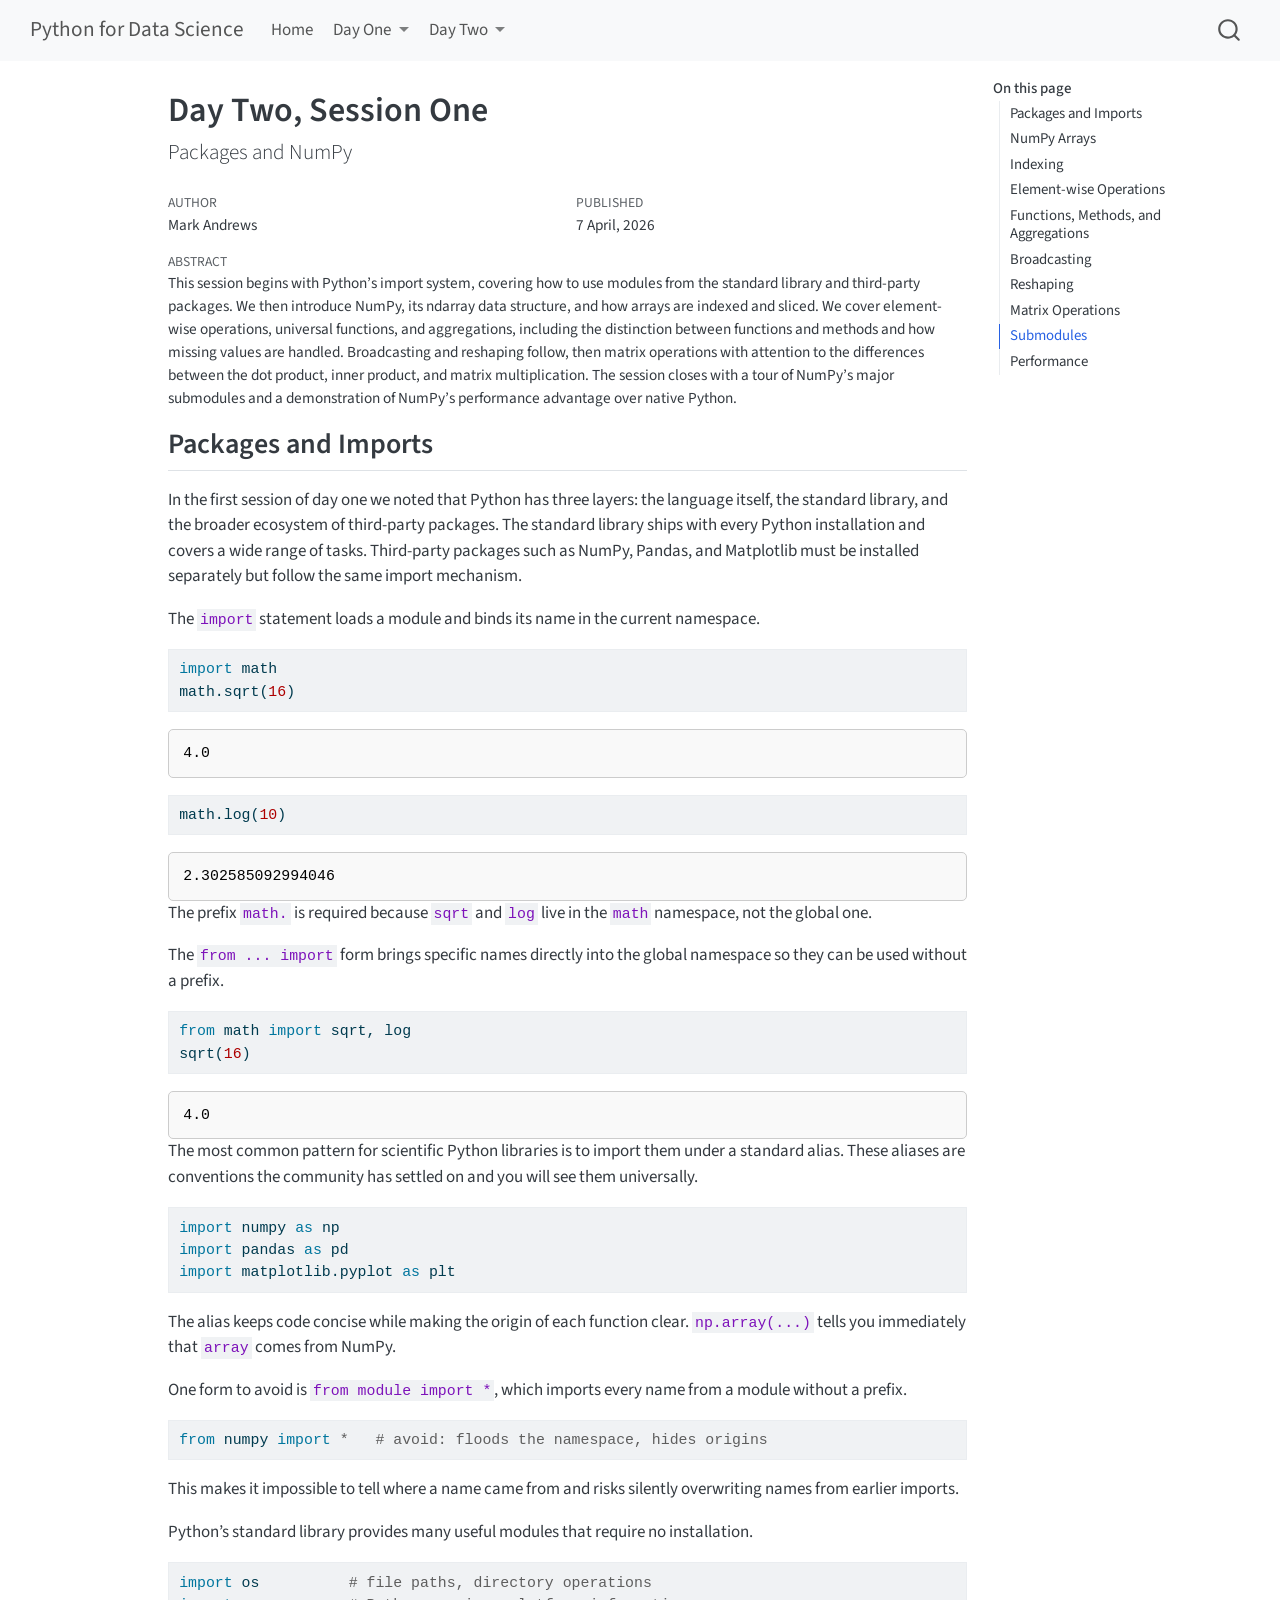
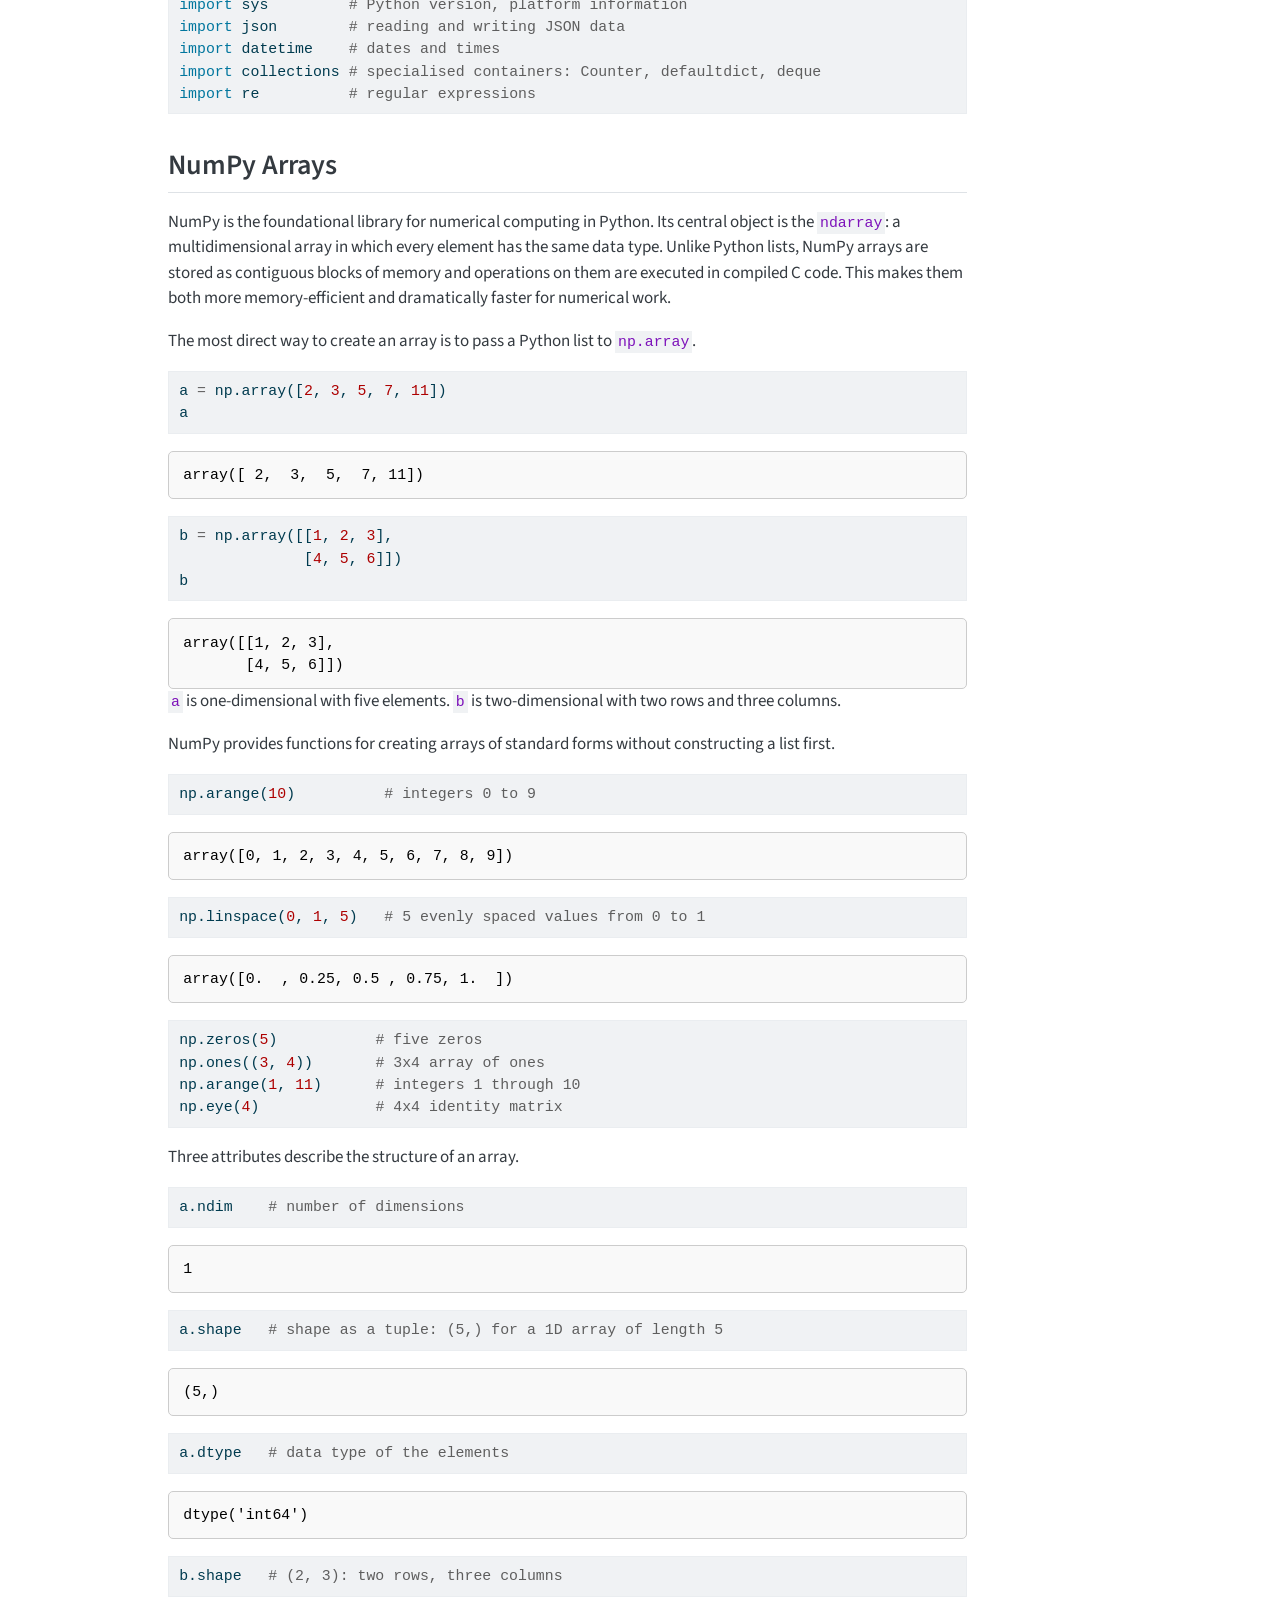
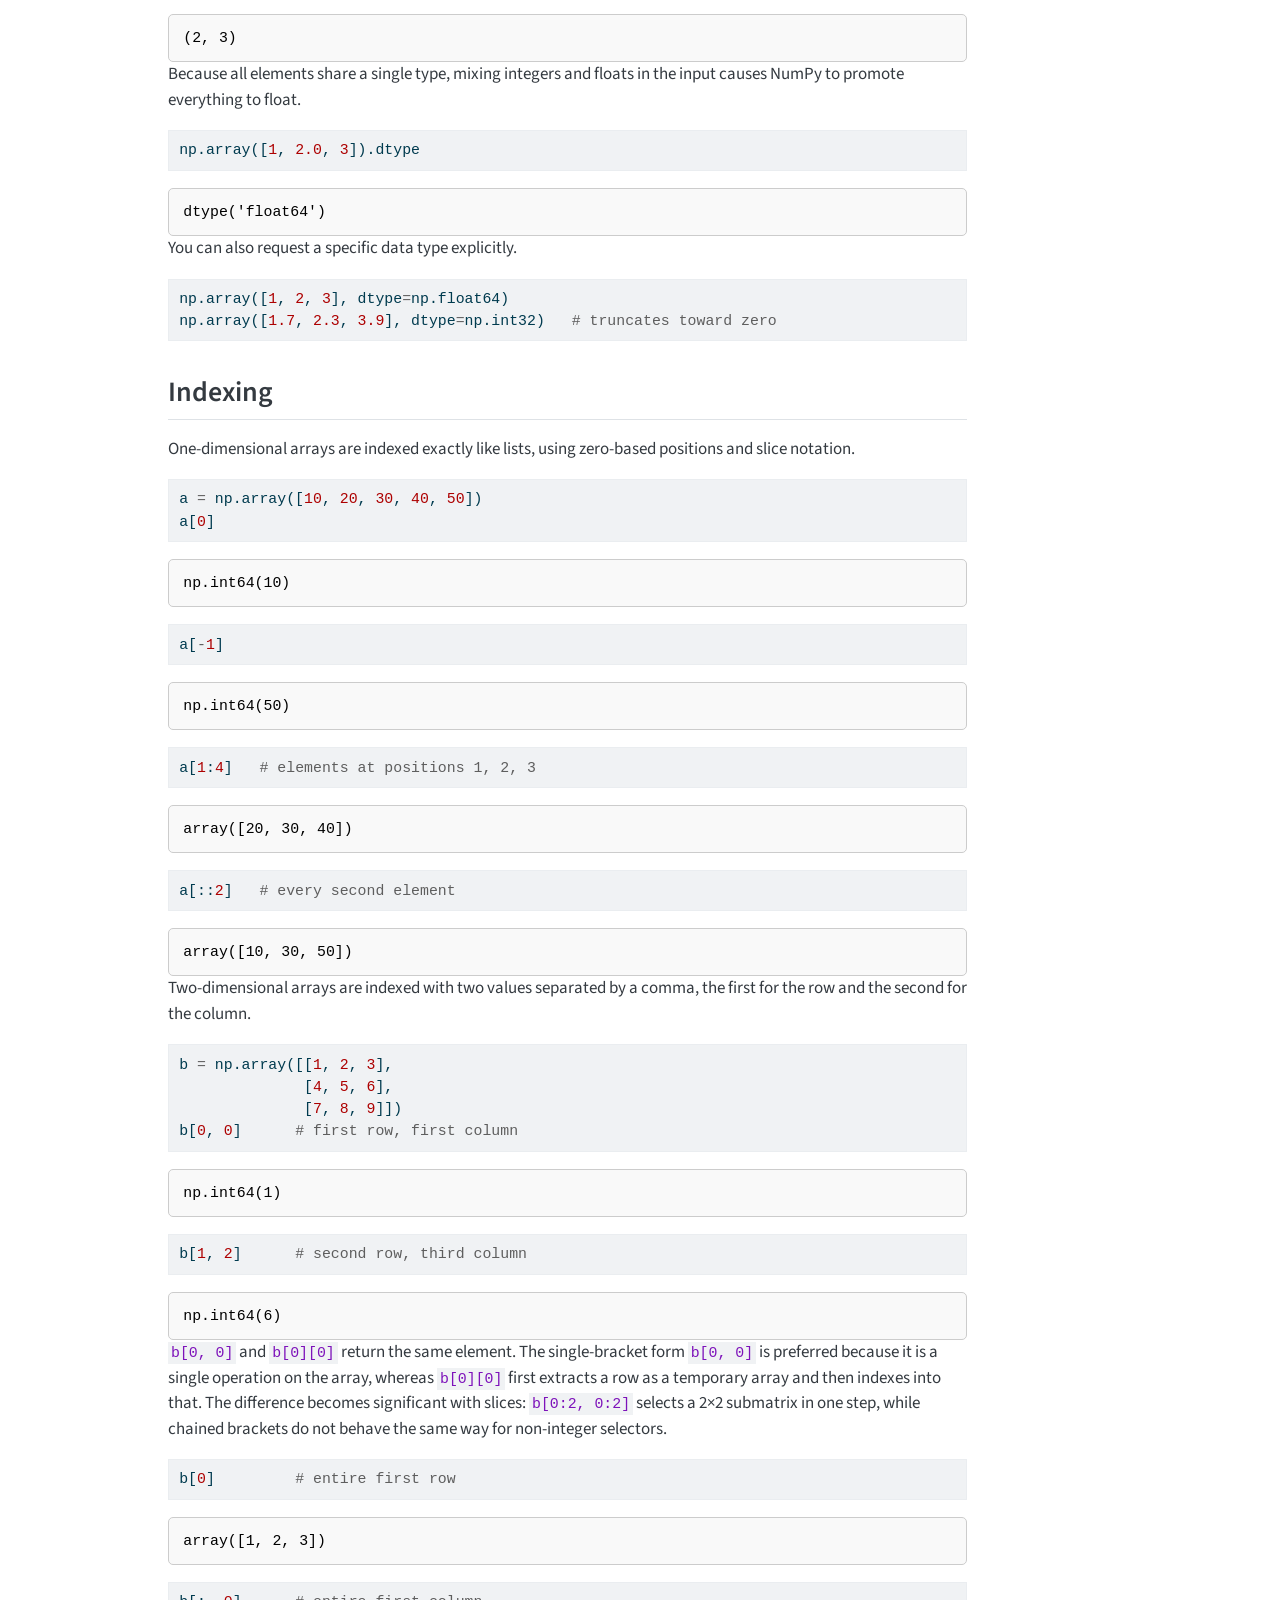
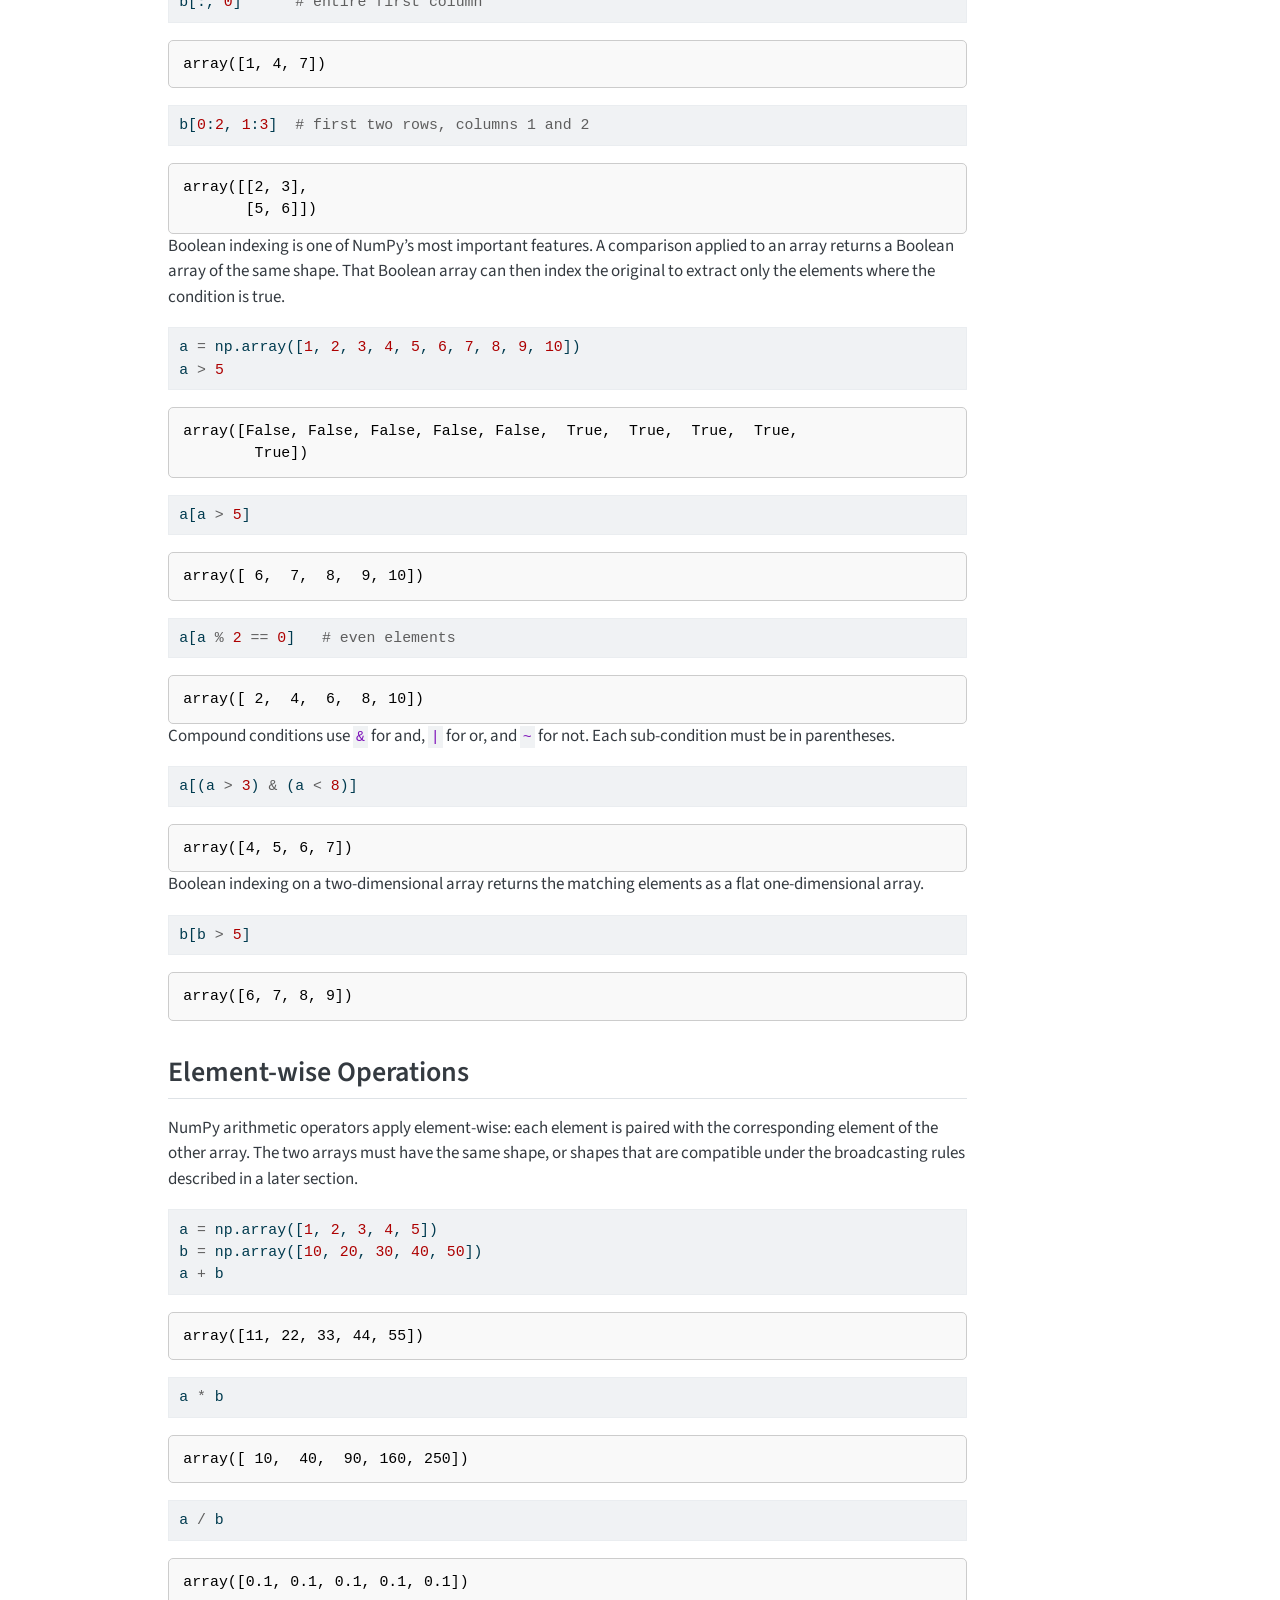
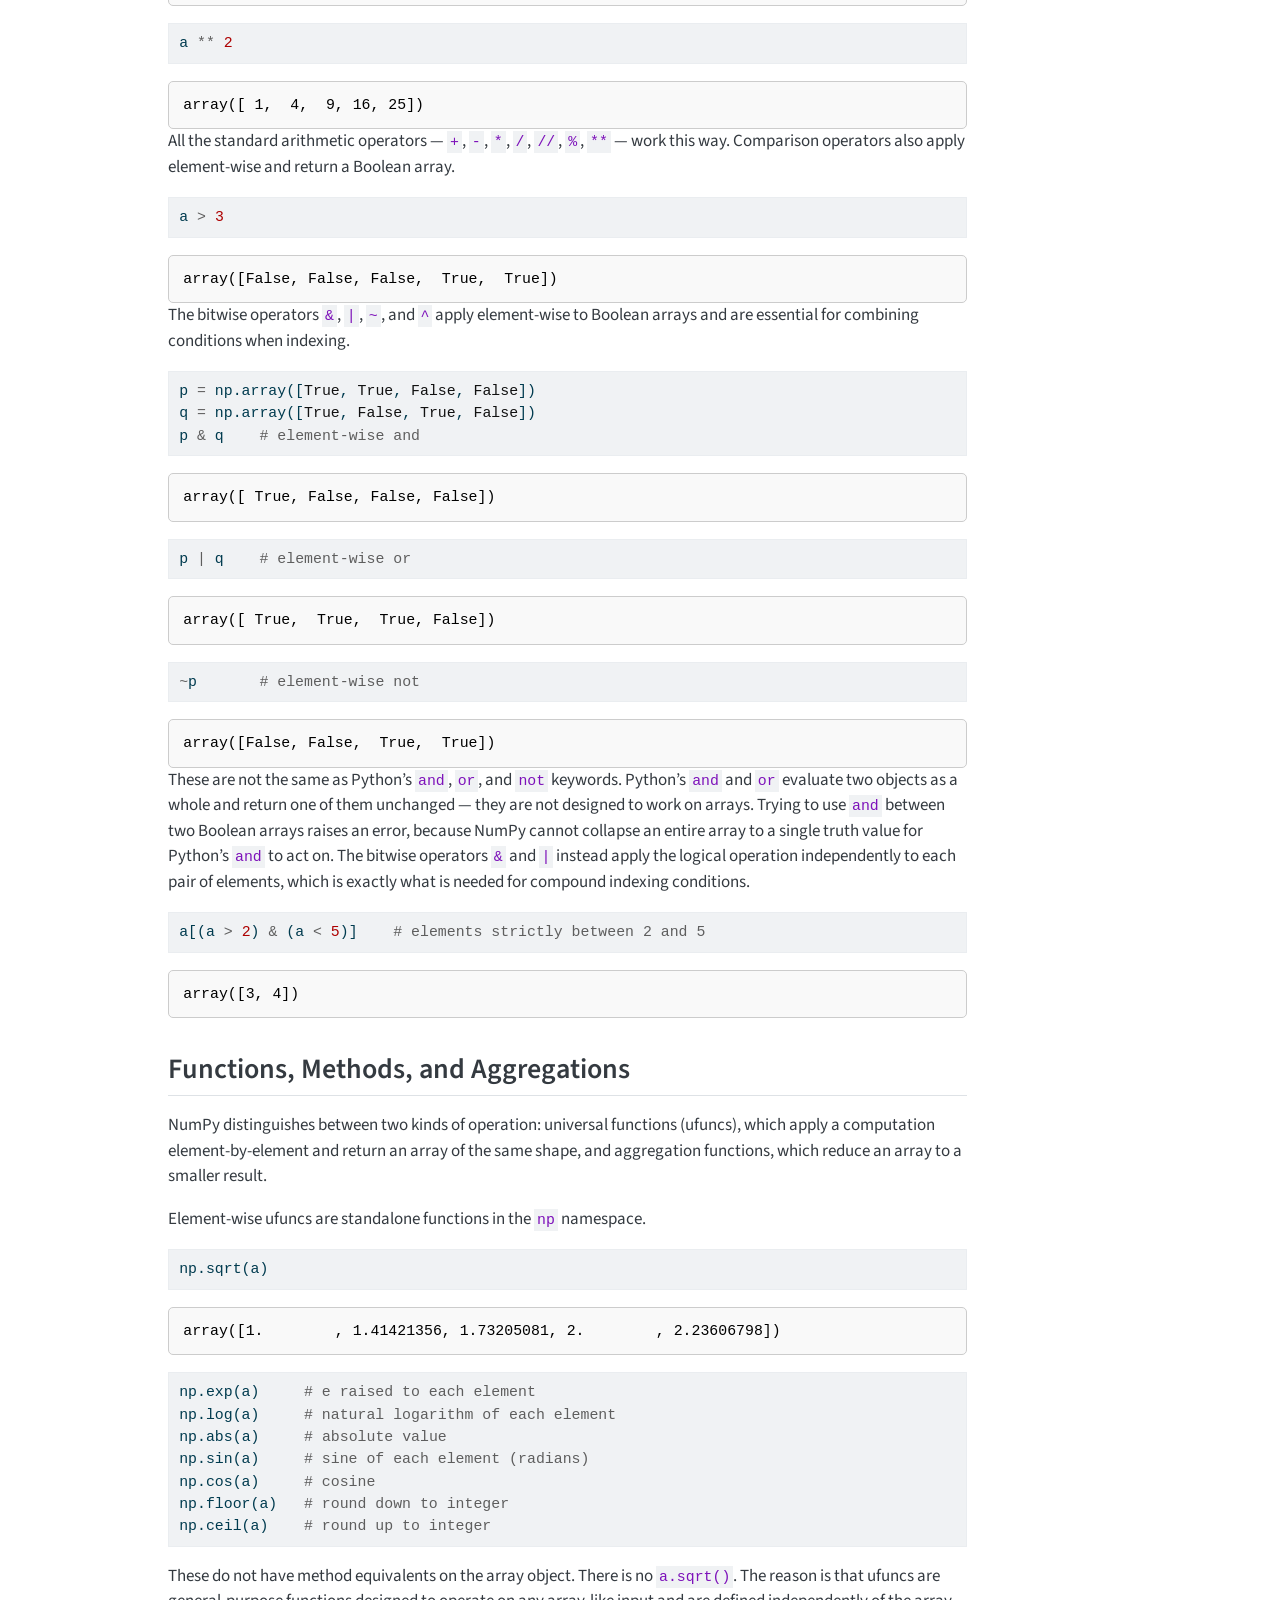
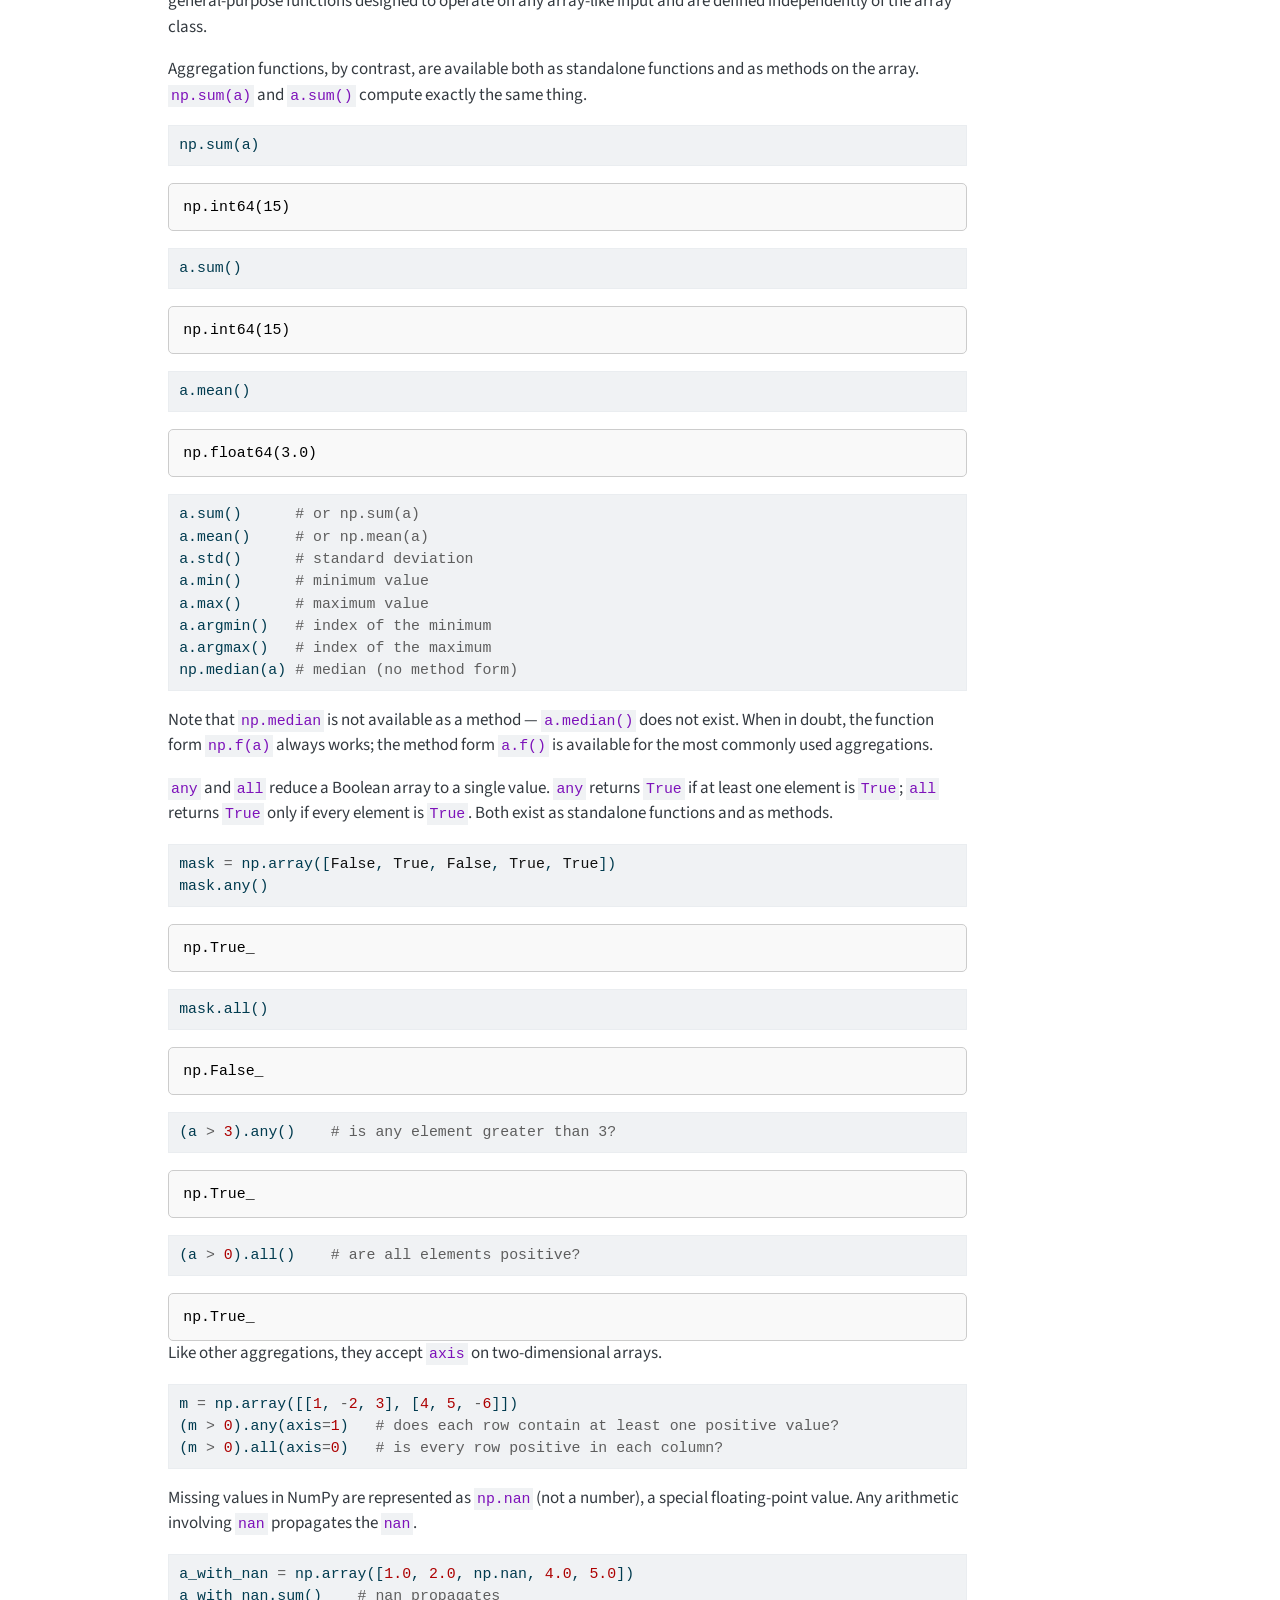
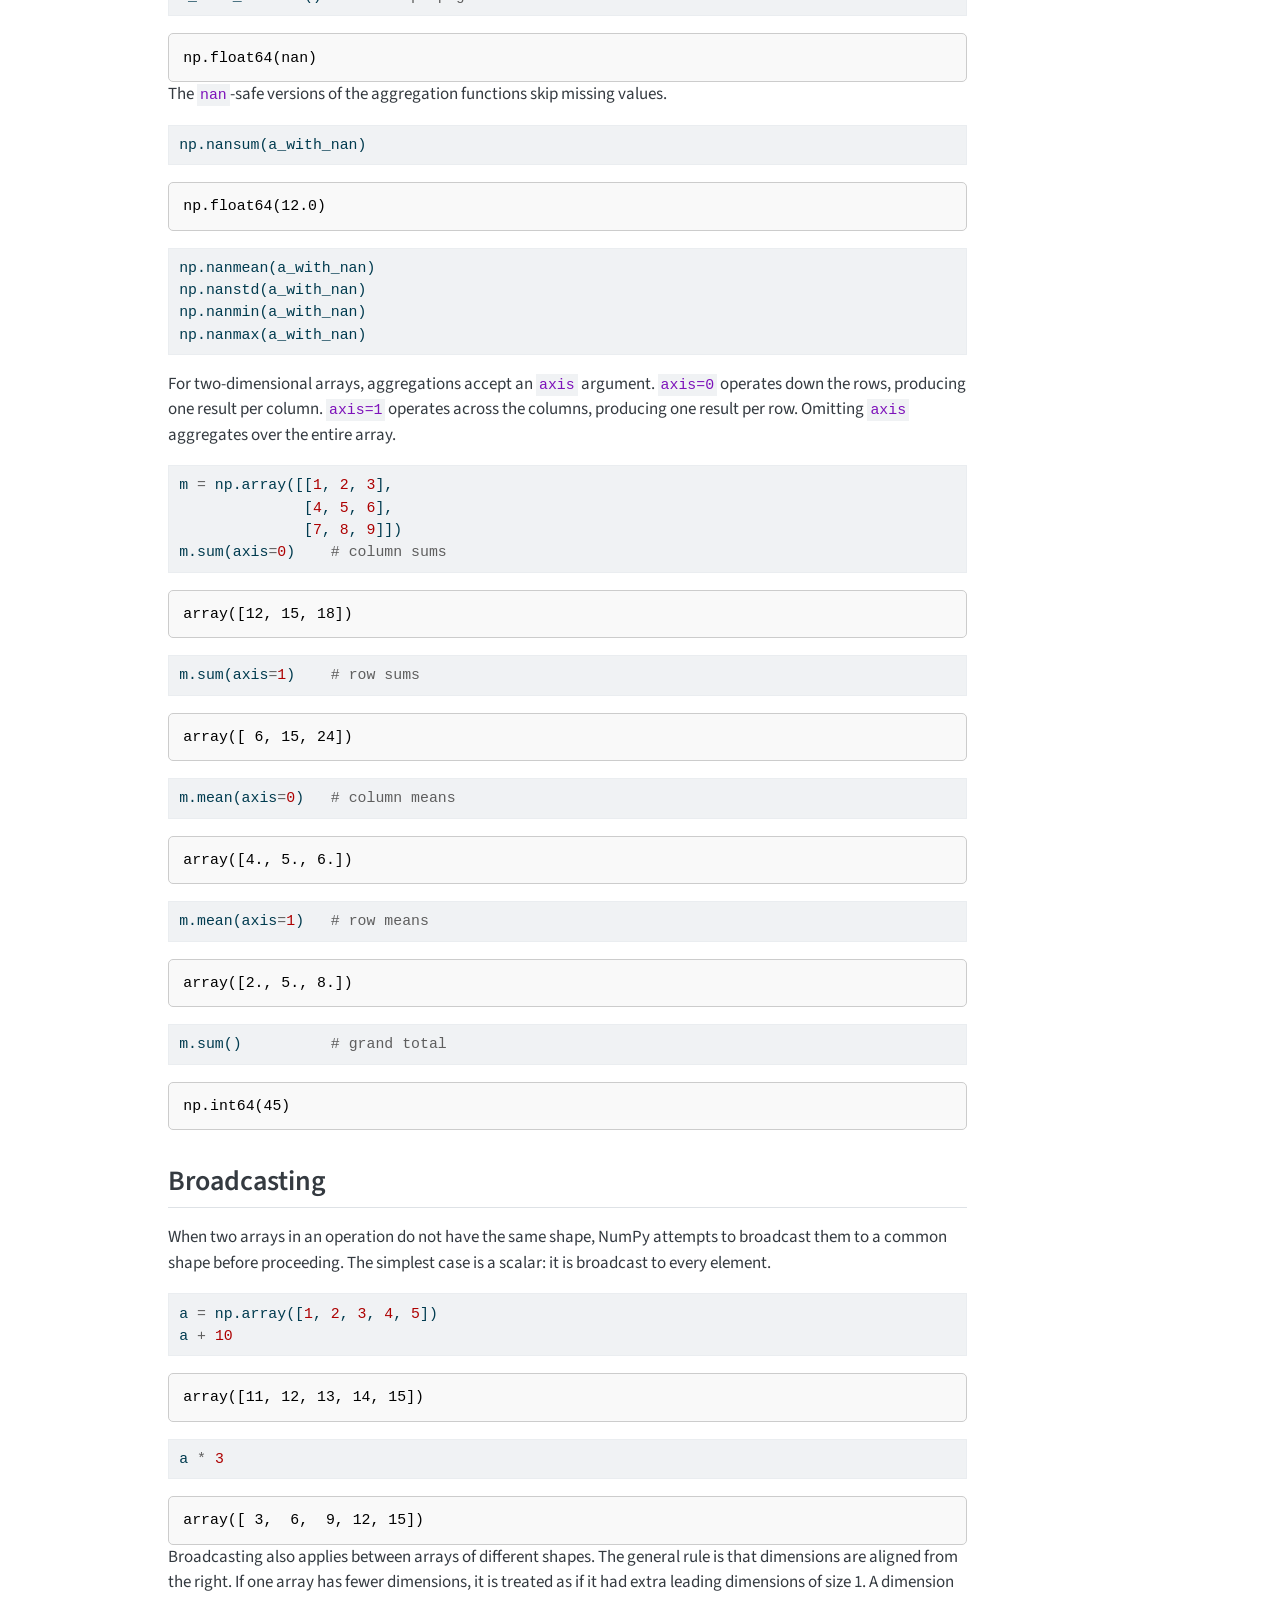
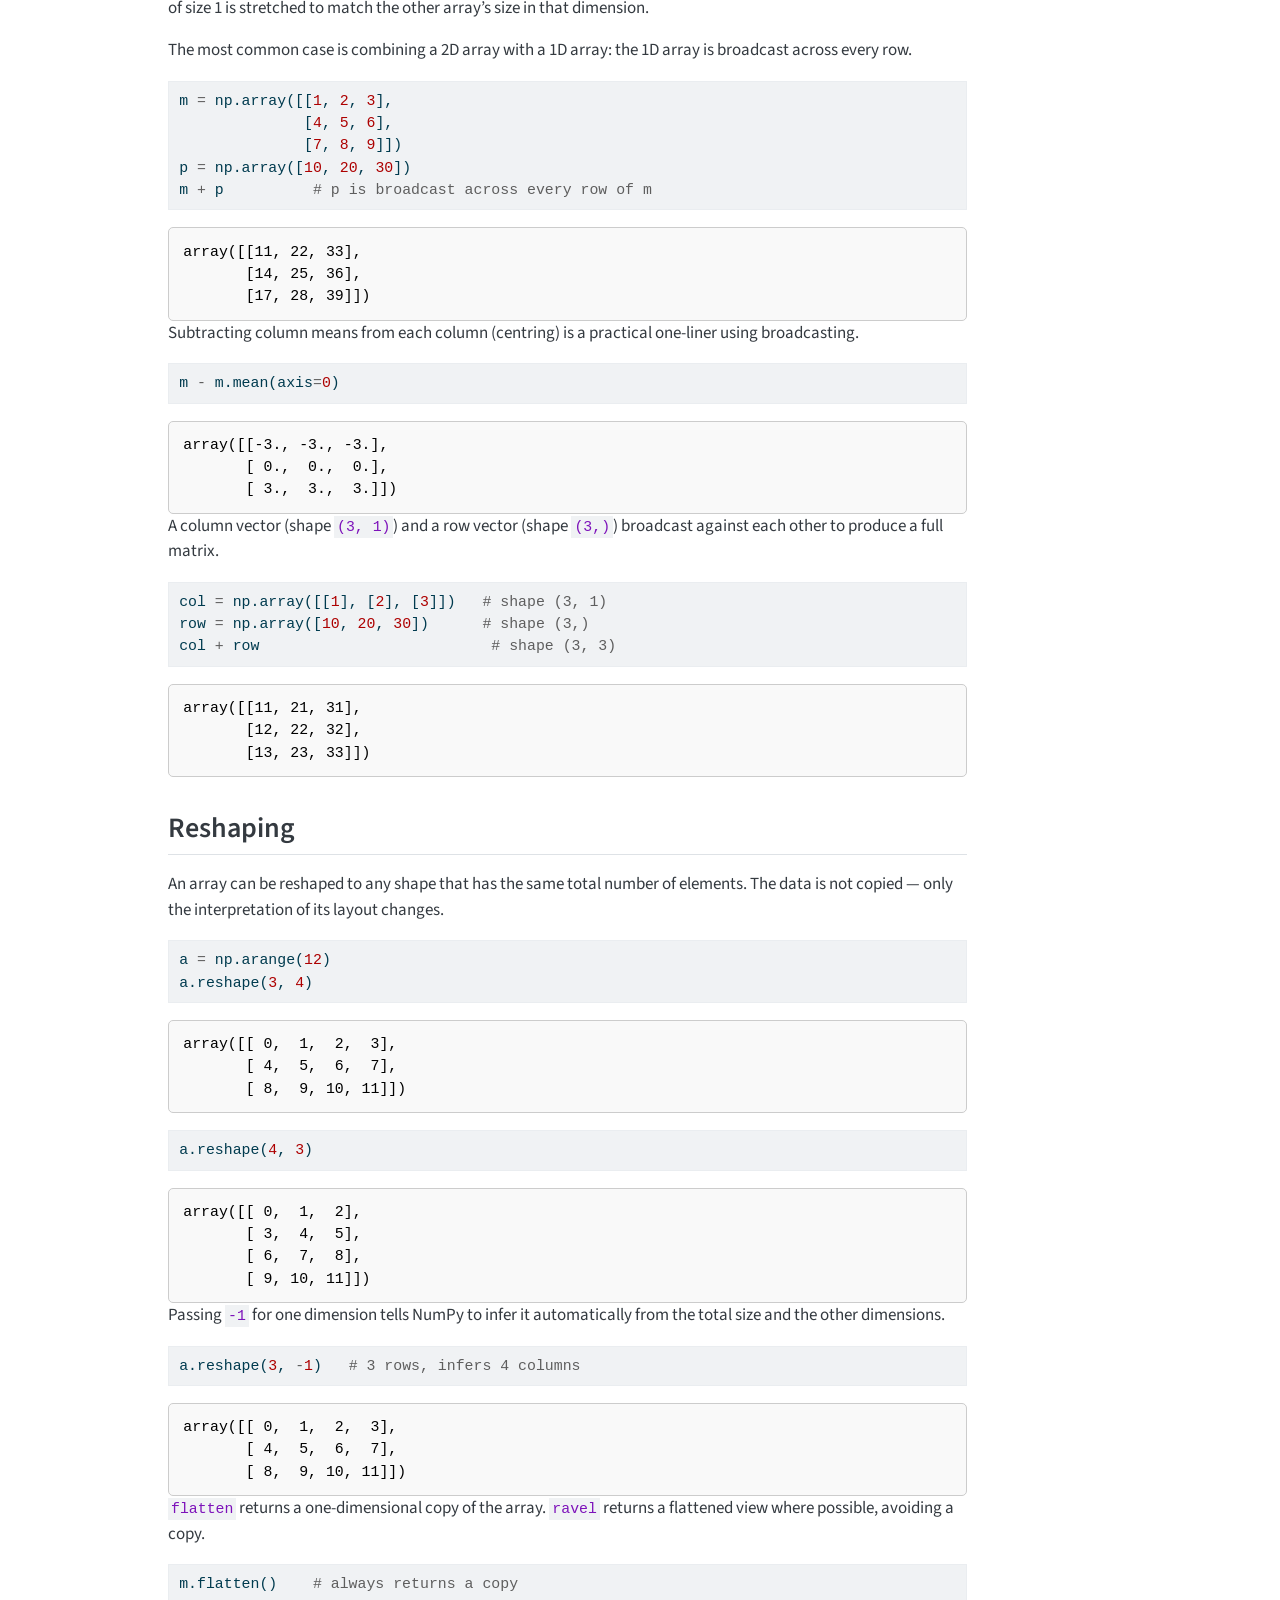
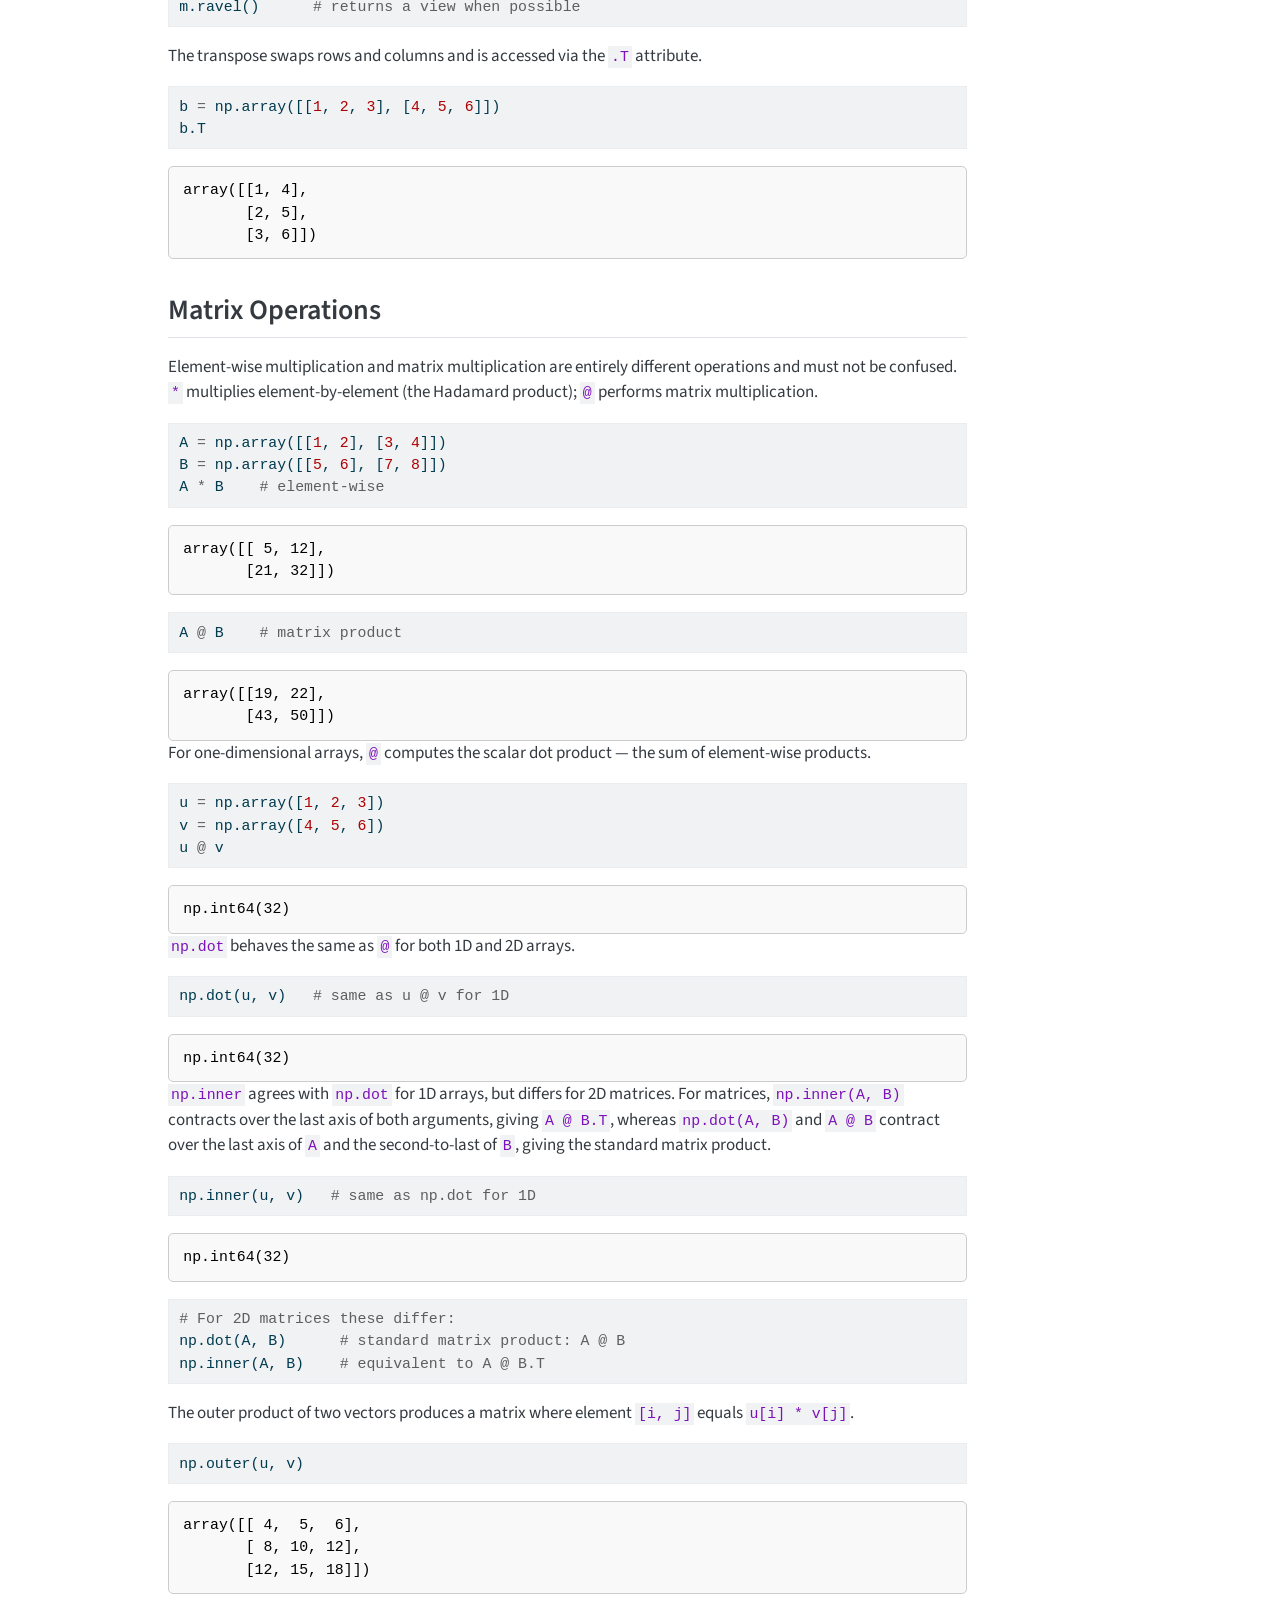
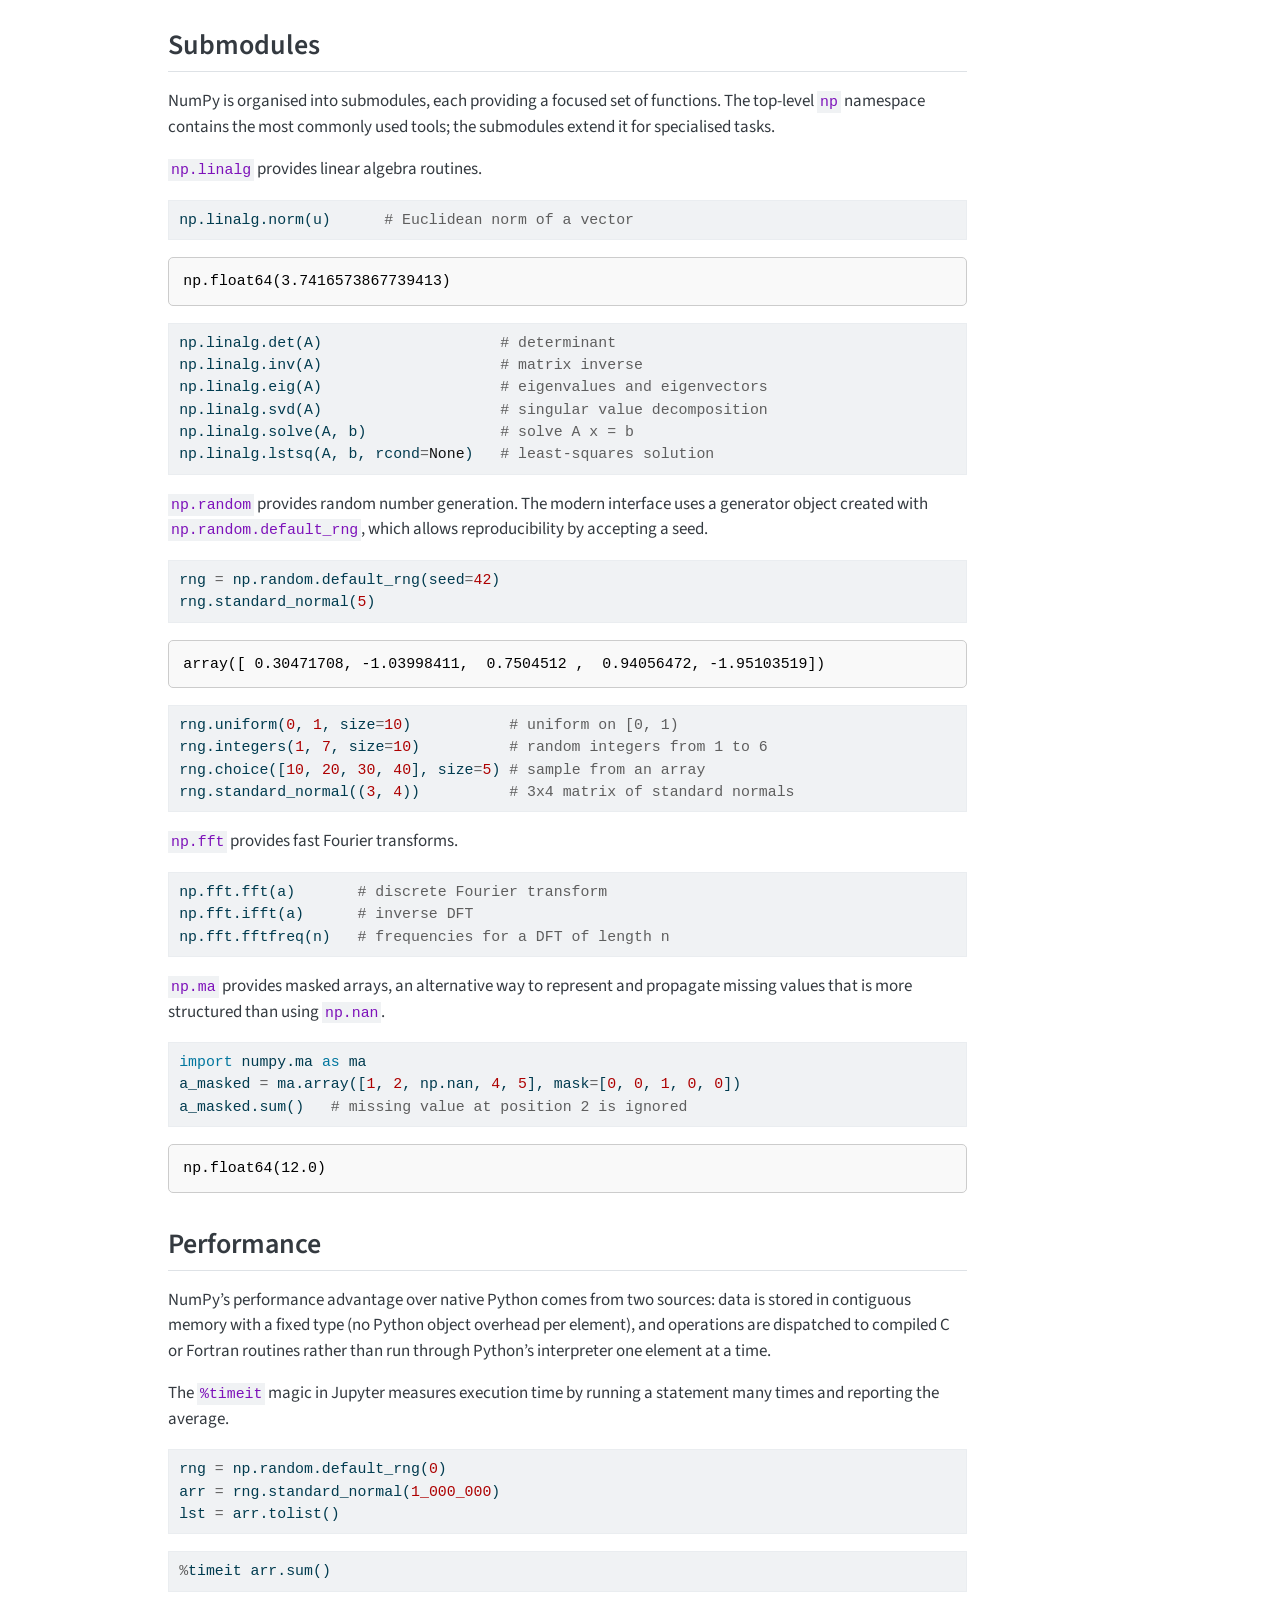
<file: docs/day_2_session_1.html>
<!DOCTYPE html>
<html xmlns="http://www.w3.org/1999/xhtml" lang="en" xml:lang="en"><head>

<meta charset="utf-8">
<meta name="generator" content="quarto-99.9.9">

<meta name="viewport" content="width=device-width, initial-scale=1.0, user-scalable=yes">

<meta name="author" content="Mark Andrews">

<title>Day Two, Session One – Python for Data Science</title>
<style>
code{white-space: pre-wrap;}
span.smallcaps{font-variant: small-caps;}
div.columns{display: flex; gap: min(4vw, 1.5em);}
div.column{flex: auto; overflow-x: auto;}
div.hanging-indent{margin-left: 1.5em; text-indent: -1.5em;}
ul.task-list{list-style: none;}
ul.task-list li input[type="checkbox"] {
  width: 0.8em;
  margin: 0 0.8em 0.2em -1em; /* quarto-specific, see https://github.com/quarto-dev/quarto-cli/issues/4556 */ 
  vertical-align: middle;
}
/* CSS for syntax highlighting */
html { -webkit-text-size-adjust: 100%; }
pre > code.sourceCode { white-space: pre; position: relative; }
pre > code.sourceCode > span { display: inline-block; line-height: 1.25; }
pre > code.sourceCode > span:empty { height: 1.2em; }
.sourceCode { overflow: visible; }
code.sourceCode > span { color: inherit; text-decoration: inherit; }
div.sourceCode { margin: 1em 0; }
pre.sourceCode { margin: 0; }
@media screen {
div.sourceCode { overflow: auto; }
}
@media print {
pre > code.sourceCode { white-space: pre-wrap; }
pre > code.sourceCode > span { text-indent: -5em; padding-left: 5em; }
}
pre.numberSource code
  { counter-reset: source-line 0; }
pre.numberSource code > span
  { position: relative; left: -4em; counter-increment: source-line; }
pre.numberSource code > span > a:first-child::before
  { content: counter(source-line);
    position: relative; left: -1em; text-align: right; vertical-align: baseline;
    border: none; display: inline-block;
    -webkit-touch-callout: none; -webkit-user-select: none;
    -khtml-user-select: none; -moz-user-select: none;
    -ms-user-select: none; user-select: none;
    padding: 0 4px; width: 4em;
  }
pre.numberSource { margin-left: 3em;  padding-left: 4px; }
div.sourceCode
  {   }
@media screen {
pre > code.sourceCode > span > a:first-child::before { text-decoration: underline; }
}
</style>


<script src="site_libs/quarto-nav/quarto-nav.js"></script>
<script src="site_libs/quarto-nav/headroom.min.js"></script>
<script src="site_libs/clipboard/clipboard.min.js"></script>
<script src="site_libs/quarto-search/autocomplete.umd.js"></script>
<script src="site_libs/quarto-search/fuse.min.js"></script>
<script src="site_libs/quarto-search/quarto-search.js"></script>
<meta name="quarto:offset" content="./">
<script src="site_libs/quarto-html/quarto.js" type="module"></script>
<script src="site_libs/quarto-html/tabsets/tabsets.js" type="module"></script>
<script src="site_libs/quarto-html/axe/axe-check.js" type="module"></script>
<script src="site_libs/quarto-html/popper.min.js"></script>
<script src="site_libs/quarto-html/tippy.umd.min.js"></script>
<script src="site_libs/quarto-html/anchor.min.js"></script>
<link href="site_libs/quarto-html/tippy.css" rel="stylesheet">
<link href="site_libs/quarto-html/quarto-syntax-highlighting-3aa970819e70fbc78806154e5a1fcd28.css" rel="stylesheet" id="quarto-text-highlighting-styles">
<script src="site_libs/bootstrap/bootstrap.min.js"></script>
<link href="site_libs/bootstrap/bootstrap-icons.css" rel="stylesheet">
<link href="site_libs/bootstrap/bootstrap-3a8da83d1308fa72ec9d471f280bd8e8.min.css" rel="stylesheet" append-hash="true" id="quarto-bootstrap" data-mode="light">
<script id="quarto-search-options" type="application/json">{
  "location": "navbar",
  "copy-button": false,
  "collapse-after": 3,
  "panel-placement": "end",
  "type": "overlay",
  "limit": 50,
  "keyboard-shortcut": [
    "f",
    "/",
    "s"
  ],
  "show-item-context": false,
  "language": {
    "search-no-results-text": "No results",
    "search-matching-documents-text": "matching documents",
    "search-copy-link-title": "Copy link to search",
    "search-hide-matches-text": "Hide additional matches",
    "search-more-match-text": "more match in this document",
    "search-more-matches-text": "more matches in this document",
    "search-clear-button-title": "Clear",
    "search-text-placeholder": "",
    "search-detached-cancel-button-title": "Cancel",
    "search-submit-button-title": "Submit",
    "search-label": "Search"
  }
}</script>


<link rel="stylesheet" href="styles.css">
</head>

<body class="nav-fixed quarto-light">

<div id="quarto-search-results"></div>
  <header id="quarto-header" class="headroom fixed-top">
    <nav class="navbar navbar-expand-lg " data-bs-theme="dark">
      <div class="navbar-container container-fluid">
      <div class="navbar-brand-container mx-auto">
    <a class="navbar-brand" href="./index.html">
    <span class="navbar-title">Python for Data Science</span>
    </a>
  </div>
            <div id="quarto-search" class="" title="Search"></div>
          <button class="navbar-toggler" type="button" data-bs-toggle="collapse" data-bs-target="#navbarCollapse" aria-controls="navbarCollapse" role="menu" aria-expanded="false" aria-label="Toggle navigation" onclick="if (window.quartoToggleHeadroom) { window.quartoToggleHeadroom(); }">
  <span class="navbar-toggler-icon"></span>
</button>
          <div class="collapse navbar-collapse" id="navbarCollapse">
            <ul class="navbar-nav navbar-nav-scroll me-auto">
  <li class="nav-item">
    <a class="nav-link" href="./index.html"> 
<span class="menu-text">Home</span></a>
  </li>  
  <li class="nav-item dropdown ">
    <a class="nav-link dropdown-toggle" href="#" id="nav-menu-day-one" role="link" data-bs-toggle="dropdown" aria-expanded="false">
 <span class="menu-text">Day One</span>
    </a>
    <ul class="dropdown-menu" aria-labelledby="nav-menu-day-one">    
        <li>
    <a class="dropdown-item" href="./day_1_session_1.html">
 <span class="dropdown-text">Session One: Numbers, Booleans, and Strings</span></a>
  </li>  
        <li>
    <a class="dropdown-item" href="./day_1_session_2.html">
 <span class="dropdown-text">Session Two: Collections</span></a>
  </li>  
        <li>
    <a class="dropdown-item" href="./day_1_session_3.html">
 <span class="dropdown-text">Session Three: Iteration, Functions, and Classes</span></a>
  </li>  
    </ul>
  </li>
  <li class="nav-item dropdown ">
    <a class="nav-link dropdown-toggle" href="#" id="nav-menu-day-two" role="link" data-bs-toggle="dropdown" aria-expanded="false">
 <span class="menu-text">Day Two</span>
    </a>
    <ul class="dropdown-menu" aria-labelledby="nav-menu-day-two">    
        <li>
    <a class="dropdown-item" href="./day_2_session_1.html">
 <span class="dropdown-text">Session One: Packages and NumPy</span></a>
  </li>  
        <li>
    <a class="dropdown-item" href="./day_2_session_2.html">
 <span class="dropdown-text">Session Two: Pandas</span></a>
  </li>  
        <li>
    <a class="dropdown-item" href="./day_2_session_3.html">
 <span class="dropdown-text">Session Three: Visualization and Statistical Modelling</span></a>
  </li>  
    </ul>
  </li>
</ul>
          </div> <!-- /navcollapse -->
            <div class="quarto-navbar-tools">
</div>
      </div> <!-- /container-fluid -->
    </nav>
</header>
<!-- content -->
<div id="quarto-content" class="quarto-container page-columns page-rows-contents page-layout-article page-navbar">
<!-- sidebar -->
<!-- margin-sidebar -->
    <div id="quarto-margin-sidebar" class="sidebar margin-sidebar">
        <nav id="TOC" role="doc-toc" class="toc-active">
    <h2 id="toc-title">On this page</h2>
   
  <ul>
  <li><a href="#packages-and-imports" id="toc-packages-and-imports" class="nav-link active" data-scroll-target="#packages-and-imports">Packages and Imports</a></li>
  <li><a href="#numpy-arrays" id="toc-numpy-arrays" class="nav-link" data-scroll-target="#numpy-arrays">NumPy Arrays</a></li>
  <li><a href="#indexing" id="toc-indexing" class="nav-link" data-scroll-target="#indexing">Indexing</a></li>
  <li><a href="#element-wise-operations" id="toc-element-wise-operations" class="nav-link" data-scroll-target="#element-wise-operations">Element-wise Operations</a></li>
  <li><a href="#functions-methods-and-aggregations" id="toc-functions-methods-and-aggregations" class="nav-link" data-scroll-target="#functions-methods-and-aggregations">Functions, Methods, and Aggregations</a></li>
  <li><a href="#broadcasting" id="toc-broadcasting" class="nav-link" data-scroll-target="#broadcasting">Broadcasting</a></li>
  <li><a href="#reshaping" id="toc-reshaping" class="nav-link" data-scroll-target="#reshaping">Reshaping</a></li>
  <li><a href="#matrix-operations" id="toc-matrix-operations" class="nav-link" data-scroll-target="#matrix-operations">Matrix Operations</a></li>
  <li><a href="#submodules" id="toc-submodules" class="nav-link" data-scroll-target="#submodules">Submodules</a></li>
  <li><a href="#performance" id="toc-performance" class="nav-link" data-scroll-target="#performance">Performance</a></li>
  </ul>
</nav>
    </div>
<!-- main -->
<main class="content" id="quarto-document-content">

<header id="title-block-header" class="quarto-title-block default">
<div class="quarto-title">
<h1 class="title">Day Two, Session One</h1>
<p class="subtitle lead">Packages and NumPy</p>
</div>



<div class="quarto-title-meta">

    <div>
    <div class="quarto-title-meta-heading">Author</div>
    <div class="quarto-title-meta-contents">
             <p>Mark Andrews </p>
          </div>
  </div>
    
    <div>
    <div class="quarto-title-meta-heading">Published</div>
    <div class="quarto-title-meta-contents">
      <p class="date">7 April, 2026</p>
    </div>
  </div>
  
    
  </div>
  
<div>
  <div class="abstract">
    <div class="block-title">Abstract</div>
    <p>This session begins with Python’s import system, covering how to use modules from the standard library and third-party packages. We then introduce NumPy, its ndarray data structure, and how arrays are indexed and sliced. We cover element-wise operations, universal functions, and aggregations, including the distinction between functions and methods and how missing values are handled. Broadcasting and reshaping follow, then matrix operations with attention to the differences between the dot product, inner product, and matrix multiplication. The session closes with a tour of NumPy’s major submodules and a demonstration of NumPy’s performance advantage over native Python.</p>
  </div>
</div>


</header>


<section id="packages-and-imports" class="level2">
<h2 class="anchored" data-anchor-id="packages-and-imports">Packages and Imports</h2>
<p>In the first session of day one we noted that Python has three layers: the language itself, the standard library, and the broader ecosystem of third-party packages. The standard library ships with every Python installation and covers a wide range of tasks. Third-party packages such as NumPy, Pandas, and Matplotlib must be installed separately but follow the same import mechanism.</p>
<p>The <code>import</code> statement loads a module and binds its name in the current namespace.</p>
<div id="ea7be316" class="cell" data-execution_count="2">
<div class="code-copy-outer-scaffold"><div class="sourceCode cell-code" id="cb1"><pre class="sourceCode python code-with-copy"><code class="sourceCode python"><span id="cb1-1"><a href="#cb1-1" aria-hidden="true" tabindex="-1"></a><span class="im">import</span> math</span>
<span id="cb1-2"><a href="#cb1-2" aria-hidden="true" tabindex="-1"></a>math.sqrt(<span class="dv">16</span>)</span></code></pre></div><button title="Copy to Clipboard" class="code-copy-button"><i class="bi"></i></button></div>
<div class="cell-output cell-output-display" data-execution_count="2">
<pre><code>4.0</code></pre>
</div>
</div>
<div id="45bda70d" class="cell" data-execution_count="3">
<div class="code-copy-outer-scaffold"><div class="sourceCode cell-code" id="cb3"><pre class="sourceCode python code-with-copy"><code class="sourceCode python"><span id="cb3-1"><a href="#cb3-1" aria-hidden="true" tabindex="-1"></a>math.log(<span class="dv">10</span>)</span></code></pre></div><button title="Copy to Clipboard" class="code-copy-button"><i class="bi"></i></button></div>
<div class="cell-output cell-output-display" data-execution_count="3">
<pre><code>2.302585092994046</code></pre>
</div>
</div>
<p>The prefix <code>math.</code> is required because <code>sqrt</code> and <code>log</code> live in the <code>math</code> namespace, not the global one.</p>
<p>The <code>from ... import</code> form brings specific names directly into the global namespace so they can be used without a prefix.</p>
<div id="835d03a2" class="cell" data-execution_count="4">
<div class="code-copy-outer-scaffold"><div class="sourceCode cell-code" id="cb5"><pre class="sourceCode python code-with-copy"><code class="sourceCode python"><span id="cb5-1"><a href="#cb5-1" aria-hidden="true" tabindex="-1"></a><span class="im">from</span> math <span class="im">import</span> sqrt, log</span>
<span id="cb5-2"><a href="#cb5-2" aria-hidden="true" tabindex="-1"></a>sqrt(<span class="dv">16</span>)</span></code></pre></div><button title="Copy to Clipboard" class="code-copy-button"><i class="bi"></i></button></div>
<div class="cell-output cell-output-display" data-execution_count="4">
<pre><code>4.0</code></pre>
</div>
</div>
<p>The most common pattern for scientific Python libraries is to import them under a standard alias. These aliases are conventions the community has settled on and you will see them universally.</p>
<div id="ab8b92d9" class="cell" data-execution_count="5">
<div class="code-copy-outer-scaffold"><div class="sourceCode cell-code" id="cb7"><pre class="sourceCode python code-with-copy"><code class="sourceCode python"><span id="cb7-1"><a href="#cb7-1" aria-hidden="true" tabindex="-1"></a><span class="im">import</span> numpy <span class="im">as</span> np</span>
<span id="cb7-2"><a href="#cb7-2" aria-hidden="true" tabindex="-1"></a><span class="im">import</span> pandas <span class="im">as</span> pd</span>
<span id="cb7-3"><a href="#cb7-3" aria-hidden="true" tabindex="-1"></a><span class="im">import</span> matplotlib.pyplot <span class="im">as</span> plt</span></code></pre></div><button title="Copy to Clipboard" class="code-copy-button"><i class="bi"></i></button></div>
</div>
<p>The alias keeps code concise while making the origin of each function clear. <code>np.array(...)</code> tells you immediately that <code>array</code> comes from NumPy.</p>
<p>One form to avoid is <code>from module import *</code>, which imports every name from a module without a prefix.</p>
<div id="343afbd6" class="cell" data-execution_count="6">
<div class="code-copy-outer-scaffold"><div class="sourceCode cell-code" id="cb8"><pre class="sourceCode python code-with-copy"><code class="sourceCode python"><span id="cb8-1"><a href="#cb8-1" aria-hidden="true" tabindex="-1"></a><span class="im">from</span> numpy <span class="im">import</span> <span class="op">*</span>   <span class="co"># avoid: floods the namespace, hides origins</span></span></code></pre></div><button title="Copy to Clipboard" class="code-copy-button"><i class="bi"></i></button></div>
</div>
<p>This makes it impossible to tell where a name came from and risks silently overwriting names from earlier imports.</p>
<p>Python’s standard library provides many useful modules that require no installation.</p>
<div id="b044ba67" class="cell" data-execution_count="7">
<div class="code-copy-outer-scaffold"><div class="sourceCode cell-code" id="cb9"><pre class="sourceCode python code-with-copy"><code class="sourceCode python"><span id="cb9-1"><a href="#cb9-1" aria-hidden="true" tabindex="-1"></a><span class="im">import</span> os          <span class="co"># file paths, directory operations</span></span>
<span id="cb9-2"><a href="#cb9-2" aria-hidden="true" tabindex="-1"></a><span class="im">import</span> sys         <span class="co"># Python version, platform information</span></span>
<span id="cb9-3"><a href="#cb9-3" aria-hidden="true" tabindex="-1"></a><span class="im">import</span> json        <span class="co"># reading and writing JSON data</span></span>
<span id="cb9-4"><a href="#cb9-4" aria-hidden="true" tabindex="-1"></a><span class="im">import</span> datetime    <span class="co"># dates and times</span></span>
<span id="cb9-5"><a href="#cb9-5" aria-hidden="true" tabindex="-1"></a><span class="im">import</span> collections <span class="co"># specialised containers: Counter, defaultdict, deque</span></span>
<span id="cb9-6"><a href="#cb9-6" aria-hidden="true" tabindex="-1"></a><span class="im">import</span> re          <span class="co"># regular expressions</span></span></code></pre></div><button title="Copy to Clipboard" class="code-copy-button"><i class="bi"></i></button></div>
</div>
</section>
<section id="numpy-arrays" class="level2">
<h2 class="anchored" data-anchor-id="numpy-arrays">NumPy Arrays</h2>
<p>NumPy is the foundational library for numerical computing in Python. Its central object is the <code>ndarray</code>: a multidimensional array in which every element has the same data type. Unlike Python lists, NumPy arrays are stored as contiguous blocks of memory and operations on them are executed in compiled C code. This makes them both more memory-efficient and dramatically faster for numerical work.</p>
<p>The most direct way to create an array is to pass a Python list to <code>np.array</code>.</p>
<div id="5624106c" class="cell" data-execution_count="8">
<div class="code-copy-outer-scaffold"><div class="sourceCode cell-code" id="cb10"><pre class="sourceCode python code-with-copy"><code class="sourceCode python"><span id="cb10-1"><a href="#cb10-1" aria-hidden="true" tabindex="-1"></a>a <span class="op">=</span> np.array([<span class="dv">2</span>, <span class="dv">3</span>, <span class="dv">5</span>, <span class="dv">7</span>, <span class="dv">11</span>])</span>
<span id="cb10-2"><a href="#cb10-2" aria-hidden="true" tabindex="-1"></a>a</span></code></pre></div><button title="Copy to Clipboard" class="code-copy-button"><i class="bi"></i></button></div>
<div class="cell-output cell-output-display" data-execution_count="6">
<pre><code>array([ 2,  3,  5,  7, 11])</code></pre>
</div>
</div>
<div id="57604813" class="cell" data-execution_count="9">
<div class="code-copy-outer-scaffold"><div class="sourceCode cell-code" id="cb12"><pre class="sourceCode python code-with-copy"><code class="sourceCode python"><span id="cb12-1"><a href="#cb12-1" aria-hidden="true" tabindex="-1"></a>b <span class="op">=</span> np.array([[<span class="dv">1</span>, <span class="dv">2</span>, <span class="dv">3</span>],</span>
<span id="cb12-2"><a href="#cb12-2" aria-hidden="true" tabindex="-1"></a>              [<span class="dv">4</span>, <span class="dv">5</span>, <span class="dv">6</span>]])</span>
<span id="cb12-3"><a href="#cb12-3" aria-hidden="true" tabindex="-1"></a>b</span></code></pre></div><button title="Copy to Clipboard" class="code-copy-button"><i class="bi"></i></button></div>
<div class="cell-output cell-output-display" data-execution_count="7">
<pre><code>array([[1, 2, 3],
       [4, 5, 6]])</code></pre>
</div>
</div>
<p><code>a</code> is one-dimensional with five elements. <code>b</code> is two-dimensional with two rows and three columns.</p>
<p>NumPy provides functions for creating arrays of standard forms without constructing a list first.</p>
<div id="33a8d456" class="cell" data-execution_count="10">
<div class="code-copy-outer-scaffold"><div class="sourceCode cell-code" id="cb14"><pre class="sourceCode python code-with-copy"><code class="sourceCode python"><span id="cb14-1"><a href="#cb14-1" aria-hidden="true" tabindex="-1"></a>np.arange(<span class="dv">10</span>)          <span class="co"># integers 0 to 9</span></span></code></pre></div><button title="Copy to Clipboard" class="code-copy-button"><i class="bi"></i></button></div>
<div class="cell-output cell-output-display" data-execution_count="8">
<pre><code>array([0, 1, 2, 3, 4, 5, 6, 7, 8, 9])</code></pre>
</div>
</div>
<div id="3db166f8" class="cell" data-execution_count="11">
<div class="code-copy-outer-scaffold"><div class="sourceCode cell-code" id="cb16"><pre class="sourceCode python code-with-copy"><code class="sourceCode python"><span id="cb16-1"><a href="#cb16-1" aria-hidden="true" tabindex="-1"></a>np.linspace(<span class="dv">0</span>, <span class="dv">1</span>, <span class="dv">5</span>)   <span class="co"># 5 evenly spaced values from 0 to 1</span></span></code></pre></div><button title="Copy to Clipboard" class="code-copy-button"><i class="bi"></i></button></div>
<div class="cell-output cell-output-display" data-execution_count="9">
<pre><code>array([0.  , 0.25, 0.5 , 0.75, 1.  ])</code></pre>
</div>
</div>
<div id="2c54b510" class="cell" data-execution_count="12">
<div class="code-copy-outer-scaffold"><div class="sourceCode cell-code" id="cb18"><pre class="sourceCode python code-with-copy"><code class="sourceCode python"><span id="cb18-1"><a href="#cb18-1" aria-hidden="true" tabindex="-1"></a>np.zeros(<span class="dv">5</span>)           <span class="co"># five zeros</span></span>
<span id="cb18-2"><a href="#cb18-2" aria-hidden="true" tabindex="-1"></a>np.ones((<span class="dv">3</span>, <span class="dv">4</span>))       <span class="co"># 3x4 array of ones</span></span>
<span id="cb18-3"><a href="#cb18-3" aria-hidden="true" tabindex="-1"></a>np.arange(<span class="dv">1</span>, <span class="dv">11</span>)      <span class="co"># integers 1 through 10</span></span>
<span id="cb18-4"><a href="#cb18-4" aria-hidden="true" tabindex="-1"></a>np.eye(<span class="dv">4</span>)             <span class="co"># 4x4 identity matrix</span></span></code></pre></div><button title="Copy to Clipboard" class="code-copy-button"><i class="bi"></i></button></div>
</div>
<p>Three attributes describe the structure of an array.</p>
<div id="77ea56f9" class="cell" data-execution_count="13">
<div class="code-copy-outer-scaffold"><div class="sourceCode cell-code" id="cb19"><pre class="sourceCode python code-with-copy"><code class="sourceCode python"><span id="cb19-1"><a href="#cb19-1" aria-hidden="true" tabindex="-1"></a>a.ndim    <span class="co"># number of dimensions</span></span></code></pre></div><button title="Copy to Clipboard" class="code-copy-button"><i class="bi"></i></button></div>
<div class="cell-output cell-output-display" data-execution_count="10">
<pre><code>1</code></pre>
</div>
</div>
<div id="67d53b32" class="cell" data-execution_count="14">
<div class="code-copy-outer-scaffold"><div class="sourceCode cell-code" id="cb21"><pre class="sourceCode python code-with-copy"><code class="sourceCode python"><span id="cb21-1"><a href="#cb21-1" aria-hidden="true" tabindex="-1"></a>a.shape   <span class="co"># shape as a tuple: (5,) for a 1D array of length 5</span></span></code></pre></div><button title="Copy to Clipboard" class="code-copy-button"><i class="bi"></i></button></div>
<div class="cell-output cell-output-display" data-execution_count="11">
<pre><code>(5,)</code></pre>
</div>
</div>
<div id="cc29d131" class="cell" data-execution_count="15">
<div class="code-copy-outer-scaffold"><div class="sourceCode cell-code" id="cb23"><pre class="sourceCode python code-with-copy"><code class="sourceCode python"><span id="cb23-1"><a href="#cb23-1" aria-hidden="true" tabindex="-1"></a>a.dtype   <span class="co"># data type of the elements</span></span></code></pre></div><button title="Copy to Clipboard" class="code-copy-button"><i class="bi"></i></button></div>
<div class="cell-output cell-output-display" data-execution_count="12">
<pre><code>dtype('int64')</code></pre>
</div>
</div>
<div id="6b29bb5c" class="cell" data-execution_count="16">
<div class="code-copy-outer-scaffold"><div class="sourceCode cell-code" id="cb25"><pre class="sourceCode python code-with-copy"><code class="sourceCode python"><span id="cb25-1"><a href="#cb25-1" aria-hidden="true" tabindex="-1"></a>b.shape   <span class="co"># (2, 3): two rows, three columns</span></span></code></pre></div><button title="Copy to Clipboard" class="code-copy-button"><i class="bi"></i></button></div>
<div class="cell-output cell-output-display" data-execution_count="13">
<pre><code>(2, 3)</code></pre>
</div>
</div>
<p>Because all elements share a single type, mixing integers and floats in the input causes NumPy to promote everything to float.</p>
<div id="60d644b2" class="cell" data-execution_count="17">
<div class="code-copy-outer-scaffold"><div class="sourceCode cell-code" id="cb27"><pre class="sourceCode python code-with-copy"><code class="sourceCode python"><span id="cb27-1"><a href="#cb27-1" aria-hidden="true" tabindex="-1"></a>np.array([<span class="dv">1</span>, <span class="fl">2.0</span>, <span class="dv">3</span>]).dtype</span></code></pre></div><button title="Copy to Clipboard" class="code-copy-button"><i class="bi"></i></button></div>
<div class="cell-output cell-output-display" data-execution_count="14">
<pre><code>dtype('float64')</code></pre>
</div>
</div>
<p>You can also request a specific data type explicitly.</p>
<div id="502fbfae" class="cell" data-execution_count="18">
<div class="code-copy-outer-scaffold"><div class="sourceCode cell-code" id="cb29"><pre class="sourceCode python code-with-copy"><code class="sourceCode python"><span id="cb29-1"><a href="#cb29-1" aria-hidden="true" tabindex="-1"></a>np.array([<span class="dv">1</span>, <span class="dv">2</span>, <span class="dv">3</span>], dtype<span class="op">=</span>np.float64)</span>
<span id="cb29-2"><a href="#cb29-2" aria-hidden="true" tabindex="-1"></a>np.array([<span class="fl">1.7</span>, <span class="fl">2.3</span>, <span class="fl">3.9</span>], dtype<span class="op">=</span>np.int32)   <span class="co"># truncates toward zero</span></span></code></pre></div><button title="Copy to Clipboard" class="code-copy-button"><i class="bi"></i></button></div>
</div>
</section>
<section id="indexing" class="level2">
<h2 class="anchored" data-anchor-id="indexing">Indexing</h2>
<p>One-dimensional arrays are indexed exactly like lists, using zero-based positions and slice notation.</p>
<div id="e0008027" class="cell" data-execution_count="19">
<div class="code-copy-outer-scaffold"><div class="sourceCode cell-code" id="cb30"><pre class="sourceCode python code-with-copy"><code class="sourceCode python"><span id="cb30-1"><a href="#cb30-1" aria-hidden="true" tabindex="-1"></a>a <span class="op">=</span> np.array([<span class="dv">10</span>, <span class="dv">20</span>, <span class="dv">30</span>, <span class="dv">40</span>, <span class="dv">50</span>])</span>
<span id="cb30-2"><a href="#cb30-2" aria-hidden="true" tabindex="-1"></a>a[<span class="dv">0</span>]</span></code></pre></div><button title="Copy to Clipboard" class="code-copy-button"><i class="bi"></i></button></div>
<div class="cell-output cell-output-display" data-execution_count="15">
<pre><code>np.int64(10)</code></pre>
</div>
</div>
<div id="38bb9590" class="cell" data-execution_count="20">
<div class="code-copy-outer-scaffold"><div class="sourceCode cell-code" id="cb32"><pre class="sourceCode python code-with-copy"><code class="sourceCode python"><span id="cb32-1"><a href="#cb32-1" aria-hidden="true" tabindex="-1"></a>a[<span class="op">-</span><span class="dv">1</span>]</span></code></pre></div><button title="Copy to Clipboard" class="code-copy-button"><i class="bi"></i></button></div>
<div class="cell-output cell-output-display" data-execution_count="16">
<pre><code>np.int64(50)</code></pre>
</div>
</div>
<div id="3bc860aa" class="cell" data-execution_count="21">
<div class="code-copy-outer-scaffold"><div class="sourceCode cell-code" id="cb34"><pre class="sourceCode python code-with-copy"><code class="sourceCode python"><span id="cb34-1"><a href="#cb34-1" aria-hidden="true" tabindex="-1"></a>a[<span class="dv">1</span>:<span class="dv">4</span>]   <span class="co"># elements at positions 1, 2, 3</span></span></code></pre></div><button title="Copy to Clipboard" class="code-copy-button"><i class="bi"></i></button></div>
<div class="cell-output cell-output-display" data-execution_count="17">
<pre><code>array([20, 30, 40])</code></pre>
</div>
</div>
<div id="0e9f22e4" class="cell" data-execution_count="22">
<div class="code-copy-outer-scaffold"><div class="sourceCode cell-code" id="cb36"><pre class="sourceCode python code-with-copy"><code class="sourceCode python"><span id="cb36-1"><a href="#cb36-1" aria-hidden="true" tabindex="-1"></a>a[::<span class="dv">2</span>]   <span class="co"># every second element</span></span></code></pre></div><button title="Copy to Clipboard" class="code-copy-button"><i class="bi"></i></button></div>
<div class="cell-output cell-output-display" data-execution_count="18">
<pre><code>array([10, 30, 50])</code></pre>
</div>
</div>
<p>Two-dimensional arrays are indexed with two values separated by a comma, the first for the row and the second for the column.</p>
<div id="19f81e4d" class="cell" data-execution_count="23">
<div class="code-copy-outer-scaffold"><div class="sourceCode cell-code" id="cb38"><pre class="sourceCode python code-with-copy"><code class="sourceCode python"><span id="cb38-1"><a href="#cb38-1" aria-hidden="true" tabindex="-1"></a>b <span class="op">=</span> np.array([[<span class="dv">1</span>, <span class="dv">2</span>, <span class="dv">3</span>],</span>
<span id="cb38-2"><a href="#cb38-2" aria-hidden="true" tabindex="-1"></a>              [<span class="dv">4</span>, <span class="dv">5</span>, <span class="dv">6</span>],</span>
<span id="cb38-3"><a href="#cb38-3" aria-hidden="true" tabindex="-1"></a>              [<span class="dv">7</span>, <span class="dv">8</span>, <span class="dv">9</span>]])</span>
<span id="cb38-4"><a href="#cb38-4" aria-hidden="true" tabindex="-1"></a>b[<span class="dv">0</span>, <span class="dv">0</span>]      <span class="co"># first row, first column</span></span></code></pre></div><button title="Copy to Clipboard" class="code-copy-button"><i class="bi"></i></button></div>
<div class="cell-output cell-output-display" data-execution_count="19">
<pre><code>np.int64(1)</code></pre>
</div>
</div>
<div id="b6fda653" class="cell" data-execution_count="24">
<div class="code-copy-outer-scaffold"><div class="sourceCode cell-code" id="cb40"><pre class="sourceCode python code-with-copy"><code class="sourceCode python"><span id="cb40-1"><a href="#cb40-1" aria-hidden="true" tabindex="-1"></a>b[<span class="dv">1</span>, <span class="dv">2</span>]      <span class="co"># second row, third column</span></span></code></pre></div><button title="Copy to Clipboard" class="code-copy-button"><i class="bi"></i></button></div>
<div class="cell-output cell-output-display" data-execution_count="20">
<pre><code>np.int64(6)</code></pre>
</div>
</div>
<p><code>b[0, 0]</code> and <code>b[0][0]</code> return the same element. The single-bracket form <code>b[0, 0]</code> is preferred because it is a single operation on the array, whereas <code>b[0][0]</code> first extracts a row as a temporary array and then indexes into that. The difference becomes significant with slices: <code>b[0:2, 0:2]</code> selects a 2×2 submatrix in one step, while chained brackets do not behave the same way for non-integer selectors.</p>
<div id="ca94389a" class="cell" data-execution_count="25">
<div class="code-copy-outer-scaffold"><div class="sourceCode cell-code" id="cb42"><pre class="sourceCode python code-with-copy"><code class="sourceCode python"><span id="cb42-1"><a href="#cb42-1" aria-hidden="true" tabindex="-1"></a>b[<span class="dv">0</span>]         <span class="co"># entire first row</span></span></code></pre></div><button title="Copy to Clipboard" class="code-copy-button"><i class="bi"></i></button></div>
<div class="cell-output cell-output-display" data-execution_count="21">
<pre><code>array([1, 2, 3])</code></pre>
</div>
</div>
<div id="9e4a3903" class="cell" data-execution_count="26">
<div class="code-copy-outer-scaffold"><div class="sourceCode cell-code" id="cb44"><pre class="sourceCode python code-with-copy"><code class="sourceCode python"><span id="cb44-1"><a href="#cb44-1" aria-hidden="true" tabindex="-1"></a>b[:, <span class="dv">0</span>]      <span class="co"># entire first column</span></span></code></pre></div><button title="Copy to Clipboard" class="code-copy-button"><i class="bi"></i></button></div>
<div class="cell-output cell-output-display" data-execution_count="22">
<pre><code>array([1, 4, 7])</code></pre>
</div>
</div>
<div id="5f08fc34" class="cell" data-execution_count="27">
<div class="code-copy-outer-scaffold"><div class="sourceCode cell-code" id="cb46"><pre class="sourceCode python code-with-copy"><code class="sourceCode python"><span id="cb46-1"><a href="#cb46-1" aria-hidden="true" tabindex="-1"></a>b[<span class="dv">0</span>:<span class="dv">2</span>, <span class="dv">1</span>:<span class="dv">3</span>]  <span class="co"># first two rows, columns 1 and 2</span></span></code></pre></div><button title="Copy to Clipboard" class="code-copy-button"><i class="bi"></i></button></div>
<div class="cell-output cell-output-display" data-execution_count="23">
<pre><code>array([[2, 3],
       [5, 6]])</code></pre>
</div>
</div>
<p>Boolean indexing is one of NumPy’s most important features. A comparison applied to an array returns a Boolean array of the same shape. That Boolean array can then index the original to extract only the elements where the condition is true.</p>
<div id="bf6fdc89" class="cell" data-execution_count="28">
<div class="code-copy-outer-scaffold"><div class="sourceCode cell-code" id="cb48"><pre class="sourceCode python code-with-copy"><code class="sourceCode python"><span id="cb48-1"><a href="#cb48-1" aria-hidden="true" tabindex="-1"></a>a <span class="op">=</span> np.array([<span class="dv">1</span>, <span class="dv">2</span>, <span class="dv">3</span>, <span class="dv">4</span>, <span class="dv">5</span>, <span class="dv">6</span>, <span class="dv">7</span>, <span class="dv">8</span>, <span class="dv">9</span>, <span class="dv">10</span>])</span>
<span id="cb48-2"><a href="#cb48-2" aria-hidden="true" tabindex="-1"></a>a <span class="op">&gt;</span> <span class="dv">5</span></span></code></pre></div><button title="Copy to Clipboard" class="code-copy-button"><i class="bi"></i></button></div>
<div class="cell-output cell-output-display" data-execution_count="24">
<pre><code>array([False, False, False, False, False,  True,  True,  True,  True,
        True])</code></pre>
</div>
</div>
<div id="9700feb6" class="cell" data-execution_count="29">
<div class="code-copy-outer-scaffold"><div class="sourceCode cell-code" id="cb50"><pre class="sourceCode python code-with-copy"><code class="sourceCode python"><span id="cb50-1"><a href="#cb50-1" aria-hidden="true" tabindex="-1"></a>a[a <span class="op">&gt;</span> <span class="dv">5</span>]</span></code></pre></div><button title="Copy to Clipboard" class="code-copy-button"><i class="bi"></i></button></div>
<div class="cell-output cell-output-display" data-execution_count="25">
<pre><code>array([ 6,  7,  8,  9, 10])</code></pre>
</div>
</div>
<div id="4f76e95d" class="cell" data-execution_count="30">
<div class="code-copy-outer-scaffold"><div class="sourceCode cell-code" id="cb52"><pre class="sourceCode python code-with-copy"><code class="sourceCode python"><span id="cb52-1"><a href="#cb52-1" aria-hidden="true" tabindex="-1"></a>a[a <span class="op">%</span> <span class="dv">2</span> <span class="op">==</span> <span class="dv">0</span>]   <span class="co"># even elements</span></span></code></pre></div><button title="Copy to Clipboard" class="code-copy-button"><i class="bi"></i></button></div>
<div class="cell-output cell-output-display" data-execution_count="26">
<pre><code>array([ 2,  4,  6,  8, 10])</code></pre>
</div>
</div>
<p>Compound conditions use <code>&amp;</code> for and, <code>|</code> for or, and <code>~</code> for not. Each sub-condition must be in parentheses.</p>
<div id="2e63ef70" class="cell" data-execution_count="31">
<div class="code-copy-outer-scaffold"><div class="sourceCode cell-code" id="cb54"><pre class="sourceCode python code-with-copy"><code class="sourceCode python"><span id="cb54-1"><a href="#cb54-1" aria-hidden="true" tabindex="-1"></a>a[(a <span class="op">&gt;</span> <span class="dv">3</span>) <span class="op">&amp;</span> (a <span class="op">&lt;</span> <span class="dv">8</span>)]</span></code></pre></div><button title="Copy to Clipboard" class="code-copy-button"><i class="bi"></i></button></div>
<div class="cell-output cell-output-display" data-execution_count="27">
<pre><code>array([4, 5, 6, 7])</code></pre>
</div>
</div>
<p>Boolean indexing on a two-dimensional array returns the matching elements as a flat one-dimensional array.</p>
<div id="02847a9a" class="cell" data-execution_count="32">
<div class="code-copy-outer-scaffold"><div class="sourceCode cell-code" id="cb56"><pre class="sourceCode python code-with-copy"><code class="sourceCode python"><span id="cb56-1"><a href="#cb56-1" aria-hidden="true" tabindex="-1"></a>b[b <span class="op">&gt;</span> <span class="dv">5</span>]</span></code></pre></div><button title="Copy to Clipboard" class="code-copy-button"><i class="bi"></i></button></div>
<div class="cell-output cell-output-display" data-execution_count="28">
<pre><code>array([6, 7, 8, 9])</code></pre>
</div>
</div>
</section>
<section id="element-wise-operations" class="level2">
<h2 class="anchored" data-anchor-id="element-wise-operations">Element-wise Operations</h2>
<p>NumPy arithmetic operators apply element-wise: each element is paired with the corresponding element of the other array. The two arrays must have the same shape, or shapes that are compatible under the broadcasting rules described in a later section.</p>
<div id="136e6812" class="cell" data-execution_count="33">
<div class="code-copy-outer-scaffold"><div class="sourceCode cell-code" id="cb58"><pre class="sourceCode python code-with-copy"><code class="sourceCode python"><span id="cb58-1"><a href="#cb58-1" aria-hidden="true" tabindex="-1"></a>a <span class="op">=</span> np.array([<span class="dv">1</span>, <span class="dv">2</span>, <span class="dv">3</span>, <span class="dv">4</span>, <span class="dv">5</span>])</span>
<span id="cb58-2"><a href="#cb58-2" aria-hidden="true" tabindex="-1"></a>b <span class="op">=</span> np.array([<span class="dv">10</span>, <span class="dv">20</span>, <span class="dv">30</span>, <span class="dv">40</span>, <span class="dv">50</span>])</span>
<span id="cb58-3"><a href="#cb58-3" aria-hidden="true" tabindex="-1"></a>a <span class="op">+</span> b</span></code></pre></div><button title="Copy to Clipboard" class="code-copy-button"><i class="bi"></i></button></div>
<div class="cell-output cell-output-display" data-execution_count="29">
<pre><code>array([11, 22, 33, 44, 55])</code></pre>
</div>
</div>
<div id="63146f94" class="cell" data-execution_count="34">
<div class="code-copy-outer-scaffold"><div class="sourceCode cell-code" id="cb60"><pre class="sourceCode python code-with-copy"><code class="sourceCode python"><span id="cb60-1"><a href="#cb60-1" aria-hidden="true" tabindex="-1"></a>a <span class="op">*</span> b</span></code></pre></div><button title="Copy to Clipboard" class="code-copy-button"><i class="bi"></i></button></div>
<div class="cell-output cell-output-display" data-execution_count="30">
<pre><code>array([ 10,  40,  90, 160, 250])</code></pre>
</div>
</div>
<div id="3252b1b4" class="cell" data-execution_count="35">
<div class="code-copy-outer-scaffold"><div class="sourceCode cell-code" id="cb62"><pre class="sourceCode python code-with-copy"><code class="sourceCode python"><span id="cb62-1"><a href="#cb62-1" aria-hidden="true" tabindex="-1"></a>a <span class="op">/</span> b</span></code></pre></div><button title="Copy to Clipboard" class="code-copy-button"><i class="bi"></i></button></div>
<div class="cell-output cell-output-display" data-execution_count="31">
<pre><code>array([0.1, 0.1, 0.1, 0.1, 0.1])</code></pre>
</div>
</div>
<div id="3a2ad64e" class="cell" data-execution_count="36">
<div class="code-copy-outer-scaffold"><div class="sourceCode cell-code" id="cb64"><pre class="sourceCode python code-with-copy"><code class="sourceCode python"><span id="cb64-1"><a href="#cb64-1" aria-hidden="true" tabindex="-1"></a>a <span class="op">**</span> <span class="dv">2</span></span></code></pre></div><button title="Copy to Clipboard" class="code-copy-button"><i class="bi"></i></button></div>
<div class="cell-output cell-output-display" data-execution_count="32">
<pre><code>array([ 1,  4,  9, 16, 25])</code></pre>
</div>
</div>
<p>All the standard arithmetic operators — <code>+</code>, <code>-</code>, <code>*</code>, <code>/</code>, <code>//</code>, <code>%</code>, <code>**</code> — work this way. Comparison operators also apply element-wise and return a Boolean array.</p>
<div id="73956fcf" class="cell" data-execution_count="37">
<div class="code-copy-outer-scaffold"><div class="sourceCode cell-code" id="cb66"><pre class="sourceCode python code-with-copy"><code class="sourceCode python"><span id="cb66-1"><a href="#cb66-1" aria-hidden="true" tabindex="-1"></a>a <span class="op">&gt;</span> <span class="dv">3</span></span></code></pre></div><button title="Copy to Clipboard" class="code-copy-button"><i class="bi"></i></button></div>
<div class="cell-output cell-output-display" data-execution_count="33">
<pre><code>array([False, False, False,  True,  True])</code></pre>
</div>
</div>
<p>The bitwise operators <code>&amp;</code>, <code>|</code>, <code>~</code>, and <code>^</code> apply element-wise to Boolean arrays and are essential for combining conditions when indexing.</p>
<div id="ae0cdb6c" class="cell" data-execution_count="38">
<div class="code-copy-outer-scaffold"><div class="sourceCode cell-code" id="cb68"><pre class="sourceCode python code-with-copy"><code class="sourceCode python"><span id="cb68-1"><a href="#cb68-1" aria-hidden="true" tabindex="-1"></a>p <span class="op">=</span> np.array([<span class="va">True</span>, <span class="va">True</span>, <span class="va">False</span>, <span class="va">False</span>])</span>
<span id="cb68-2"><a href="#cb68-2" aria-hidden="true" tabindex="-1"></a>q <span class="op">=</span> np.array([<span class="va">True</span>, <span class="va">False</span>, <span class="va">True</span>, <span class="va">False</span>])</span>
<span id="cb68-3"><a href="#cb68-3" aria-hidden="true" tabindex="-1"></a>p <span class="op">&amp;</span> q    <span class="co"># element-wise and</span></span></code></pre></div><button title="Copy to Clipboard" class="code-copy-button"><i class="bi"></i></button></div>
<div class="cell-output cell-output-display" data-execution_count="34">
<pre><code>array([ True, False, False, False])</code></pre>
</div>
</div>
<div id="ec342ff3" class="cell" data-execution_count="39">
<div class="code-copy-outer-scaffold"><div class="sourceCode cell-code" id="cb70"><pre class="sourceCode python code-with-copy"><code class="sourceCode python"><span id="cb70-1"><a href="#cb70-1" aria-hidden="true" tabindex="-1"></a>p <span class="op">|</span> q    <span class="co"># element-wise or</span></span></code></pre></div><button title="Copy to Clipboard" class="code-copy-button"><i class="bi"></i></button></div>
<div class="cell-output cell-output-display" data-execution_count="35">
<pre><code>array([ True,  True,  True, False])</code></pre>
</div>
</div>
<div id="f7c8c062" class="cell" data-execution_count="40">
<div class="code-copy-outer-scaffold"><div class="sourceCode cell-code" id="cb72"><pre class="sourceCode python code-with-copy"><code class="sourceCode python"><span id="cb72-1"><a href="#cb72-1" aria-hidden="true" tabindex="-1"></a><span class="op">~</span>p       <span class="co"># element-wise not</span></span></code></pre></div><button title="Copy to Clipboard" class="code-copy-button"><i class="bi"></i></button></div>
<div class="cell-output cell-output-display" data-execution_count="36">
<pre><code>array([False, False,  True,  True])</code></pre>
</div>
</div>
<p>These are not the same as Python’s <code>and</code>, <code>or</code>, and <code>not</code> keywords. Python’s <code>and</code> and <code>or</code> evaluate two objects as a whole and return one of them unchanged — they are not designed to work on arrays. Trying to use <code>and</code> between two Boolean arrays raises an error, because NumPy cannot collapse an entire array to a single truth value for Python’s <code>and</code> to act on. The bitwise operators <code>&amp;</code> and <code>|</code> instead apply the logical operation independently to each pair of elements, which is exactly what is needed for compound indexing conditions.</p>
<div id="f30f1f05" class="cell" data-execution_count="41">
<div class="code-copy-outer-scaffold"><div class="sourceCode cell-code" id="cb74"><pre class="sourceCode python code-with-copy"><code class="sourceCode python"><span id="cb74-1"><a href="#cb74-1" aria-hidden="true" tabindex="-1"></a>a[(a <span class="op">&gt;</span> <span class="dv">2</span>) <span class="op">&amp;</span> (a <span class="op">&lt;</span> <span class="dv">5</span>)]    <span class="co"># elements strictly between 2 and 5</span></span></code></pre></div><button title="Copy to Clipboard" class="code-copy-button"><i class="bi"></i></button></div>
<div class="cell-output cell-output-display" data-execution_count="37">
<pre><code>array([3, 4])</code></pre>
</div>
</div>
</section>
<section id="functions-methods-and-aggregations" class="level2">
<h2 class="anchored" data-anchor-id="functions-methods-and-aggregations">Functions, Methods, and Aggregations</h2>
<p>NumPy distinguishes between two kinds of operation: universal functions (ufuncs), which apply a computation element-by-element and return an array of the same shape, and aggregation functions, which reduce an array to a smaller result.</p>
<p>Element-wise ufuncs are standalone functions in the <code>np</code> namespace.</p>
<div id="63440dfe" class="cell" data-execution_count="42">
<div class="code-copy-outer-scaffold"><div class="sourceCode cell-code" id="cb76"><pre class="sourceCode python code-with-copy"><code class="sourceCode python"><span id="cb76-1"><a href="#cb76-1" aria-hidden="true" tabindex="-1"></a>np.sqrt(a)</span></code></pre></div><button title="Copy to Clipboard" class="code-copy-button"><i class="bi"></i></button></div>
<div class="cell-output cell-output-display" data-execution_count="38">
<pre><code>array([1.        , 1.41421356, 1.73205081, 2.        , 2.23606798])</code></pre>
</div>
</div>
<div id="f342469a" class="cell" data-execution_count="43">
<div class="code-copy-outer-scaffold"><div class="sourceCode cell-code" id="cb78"><pre class="sourceCode python code-with-copy"><code class="sourceCode python"><span id="cb78-1"><a href="#cb78-1" aria-hidden="true" tabindex="-1"></a>np.exp(a)     <span class="co"># e raised to each element</span></span>
<span id="cb78-2"><a href="#cb78-2" aria-hidden="true" tabindex="-1"></a>np.log(a)     <span class="co"># natural logarithm of each element</span></span>
<span id="cb78-3"><a href="#cb78-3" aria-hidden="true" tabindex="-1"></a>np.<span class="bu">abs</span>(a)     <span class="co"># absolute value</span></span>
<span id="cb78-4"><a href="#cb78-4" aria-hidden="true" tabindex="-1"></a>np.sin(a)     <span class="co"># sine of each element (radians)</span></span>
<span id="cb78-5"><a href="#cb78-5" aria-hidden="true" tabindex="-1"></a>np.cos(a)     <span class="co"># cosine</span></span>
<span id="cb78-6"><a href="#cb78-6" aria-hidden="true" tabindex="-1"></a>np.floor(a)   <span class="co"># round down to integer</span></span>
<span id="cb78-7"><a href="#cb78-7" aria-hidden="true" tabindex="-1"></a>np.ceil(a)    <span class="co"># round up to integer</span></span></code></pre></div><button title="Copy to Clipboard" class="code-copy-button"><i class="bi"></i></button></div>
</div>
<p>These do not have method equivalents on the array object. There is no <code>a.sqrt()</code>. The reason is that ufuncs are general-purpose functions designed to operate on any array-like input and are defined independently of the array class.</p>
<p>Aggregation functions, by contrast, are available both as standalone functions and as methods on the array. <code>np.sum(a)</code> and <code>a.sum()</code> compute exactly the same thing.</p>
<div id="7692e1ee" class="cell" data-execution_count="44">
<div class="code-copy-outer-scaffold"><div class="sourceCode cell-code" id="cb79"><pre class="sourceCode python code-with-copy"><code class="sourceCode python"><span id="cb79-1"><a href="#cb79-1" aria-hidden="true" tabindex="-1"></a>np.<span class="bu">sum</span>(a)</span></code></pre></div><button title="Copy to Clipboard" class="code-copy-button"><i class="bi"></i></button></div>
<div class="cell-output cell-output-display" data-execution_count="39">
<pre><code>np.int64(15)</code></pre>
</div>
</div>
<div id="c2ea0aec" class="cell" data-execution_count="45">
<div class="code-copy-outer-scaffold"><div class="sourceCode cell-code" id="cb81"><pre class="sourceCode python code-with-copy"><code class="sourceCode python"><span id="cb81-1"><a href="#cb81-1" aria-hidden="true" tabindex="-1"></a>a.<span class="bu">sum</span>()</span></code></pre></div><button title="Copy to Clipboard" class="code-copy-button"><i class="bi"></i></button></div>
<div class="cell-output cell-output-display" data-execution_count="40">
<pre><code>np.int64(15)</code></pre>
</div>
</div>
<div id="f8b192c0" class="cell" data-execution_count="46">
<div class="code-copy-outer-scaffold"><div class="sourceCode cell-code" id="cb83"><pre class="sourceCode python code-with-copy"><code class="sourceCode python"><span id="cb83-1"><a href="#cb83-1" aria-hidden="true" tabindex="-1"></a>a.mean()</span></code></pre></div><button title="Copy to Clipboard" class="code-copy-button"><i class="bi"></i></button></div>
<div class="cell-output cell-output-display" data-execution_count="41">
<pre><code>np.float64(3.0)</code></pre>
</div>
</div>
<div id="37fecb1a" class="cell" data-execution_count="47">
<div class="code-copy-outer-scaffold"><div class="sourceCode cell-code" id="cb85"><pre class="sourceCode python code-with-copy"><code class="sourceCode python"><span id="cb85-1"><a href="#cb85-1" aria-hidden="true" tabindex="-1"></a>a.<span class="bu">sum</span>()      <span class="co"># or np.sum(a)</span></span>
<span id="cb85-2"><a href="#cb85-2" aria-hidden="true" tabindex="-1"></a>a.mean()     <span class="co"># or np.mean(a)</span></span>
<span id="cb85-3"><a href="#cb85-3" aria-hidden="true" tabindex="-1"></a>a.std()      <span class="co"># standard deviation</span></span>
<span id="cb85-4"><a href="#cb85-4" aria-hidden="true" tabindex="-1"></a>a.<span class="bu">min</span>()      <span class="co"># minimum value</span></span>
<span id="cb85-5"><a href="#cb85-5" aria-hidden="true" tabindex="-1"></a>a.<span class="bu">max</span>()      <span class="co"># maximum value</span></span>
<span id="cb85-6"><a href="#cb85-6" aria-hidden="true" tabindex="-1"></a>a.argmin()   <span class="co"># index of the minimum</span></span>
<span id="cb85-7"><a href="#cb85-7" aria-hidden="true" tabindex="-1"></a>a.argmax()   <span class="co"># index of the maximum</span></span>
<span id="cb85-8"><a href="#cb85-8" aria-hidden="true" tabindex="-1"></a>np.median(a) <span class="co"># median (no method form)</span></span></code></pre></div><button title="Copy to Clipboard" class="code-copy-button"><i class="bi"></i></button></div>
</div>
<p>Note that <code>np.median</code> is not available as a method — <code>a.median()</code> does not exist. When in doubt, the function form <code>np.f(a)</code> always works; the method form <code>a.f()</code> is available for the most commonly used aggregations.</p>
<p><code>any</code> and <code>all</code> reduce a Boolean array to a single value. <code>any</code> returns <code>True</code> if at least one element is <code>True</code>; <code>all</code> returns <code>True</code> only if every element is <code>True</code>. Both exist as standalone functions and as methods.</p>
<div id="88c71821" class="cell" data-execution_count="48">
<div class="code-copy-outer-scaffold"><div class="sourceCode cell-code" id="cb86"><pre class="sourceCode python code-with-copy"><code class="sourceCode python"><span id="cb86-1"><a href="#cb86-1" aria-hidden="true" tabindex="-1"></a>mask <span class="op">=</span> np.array([<span class="va">False</span>, <span class="va">True</span>, <span class="va">False</span>, <span class="va">True</span>, <span class="va">True</span>])</span>
<span id="cb86-2"><a href="#cb86-2" aria-hidden="true" tabindex="-1"></a>mask.<span class="bu">any</span>()</span></code></pre></div><button title="Copy to Clipboard" class="code-copy-button"><i class="bi"></i></button></div>
<div class="cell-output cell-output-display" data-execution_count="42">
<pre><code>np.True_</code></pre>
</div>
</div>
<div id="83838417" class="cell" data-execution_count="49">
<div class="code-copy-outer-scaffold"><div class="sourceCode cell-code" id="cb88"><pre class="sourceCode python code-with-copy"><code class="sourceCode python"><span id="cb88-1"><a href="#cb88-1" aria-hidden="true" tabindex="-1"></a>mask.<span class="bu">all</span>()</span></code></pre></div><button title="Copy to Clipboard" class="code-copy-button"><i class="bi"></i></button></div>
<div class="cell-output cell-output-display" data-execution_count="43">
<pre><code>np.False_</code></pre>
</div>
</div>
<div id="c0ef95e4" class="cell" data-execution_count="50">
<div class="code-copy-outer-scaffold"><div class="sourceCode cell-code" id="cb90"><pre class="sourceCode python code-with-copy"><code class="sourceCode python"><span id="cb90-1"><a href="#cb90-1" aria-hidden="true" tabindex="-1"></a>(a <span class="op">&gt;</span> <span class="dv">3</span>).<span class="bu">any</span>()    <span class="co"># is any element greater than 3?</span></span></code></pre></div><button title="Copy to Clipboard" class="code-copy-button"><i class="bi"></i></button></div>
<div class="cell-output cell-output-display" data-execution_count="44">
<pre><code>np.True_</code></pre>
</div>
</div>
<div id="2ab111e0" class="cell" data-execution_count="51">
<div class="code-copy-outer-scaffold"><div class="sourceCode cell-code" id="cb92"><pre class="sourceCode python code-with-copy"><code class="sourceCode python"><span id="cb92-1"><a href="#cb92-1" aria-hidden="true" tabindex="-1"></a>(a <span class="op">&gt;</span> <span class="dv">0</span>).<span class="bu">all</span>()    <span class="co"># are all elements positive?</span></span></code></pre></div><button title="Copy to Clipboard" class="code-copy-button"><i class="bi"></i></button></div>
<div class="cell-output cell-output-display" data-execution_count="45">
<pre><code>np.True_</code></pre>
</div>
</div>
<p>Like other aggregations, they accept <code>axis</code> on two-dimensional arrays.</p>
<div id="c28ffa1f" class="cell" data-execution_count="52">
<div class="code-copy-outer-scaffold"><div class="sourceCode cell-code" id="cb94"><pre class="sourceCode python code-with-copy"><code class="sourceCode python"><span id="cb94-1"><a href="#cb94-1" aria-hidden="true" tabindex="-1"></a>m <span class="op">=</span> np.array([[<span class="dv">1</span>, <span class="op">-</span><span class="dv">2</span>, <span class="dv">3</span>], [<span class="dv">4</span>, <span class="dv">5</span>, <span class="op">-</span><span class="dv">6</span>]])</span>
<span id="cb94-2"><a href="#cb94-2" aria-hidden="true" tabindex="-1"></a>(m <span class="op">&gt;</span> <span class="dv">0</span>).<span class="bu">any</span>(axis<span class="op">=</span><span class="dv">1</span>)   <span class="co"># does each row contain at least one positive value?</span></span>
<span id="cb94-3"><a href="#cb94-3" aria-hidden="true" tabindex="-1"></a>(m <span class="op">&gt;</span> <span class="dv">0</span>).<span class="bu">all</span>(axis<span class="op">=</span><span class="dv">0</span>)   <span class="co"># is every row positive in each column?</span></span></code></pre></div><button title="Copy to Clipboard" class="code-copy-button"><i class="bi"></i></button></div>
</div>
<p>Missing values in NumPy are represented as <code>np.nan</code> (not a number), a special floating-point value. Any arithmetic involving <code>nan</code> propagates the <code>nan</code>.</p>
<div id="70cce226" class="cell" data-execution_count="53">
<div class="code-copy-outer-scaffold"><div class="sourceCode cell-code" id="cb95"><pre class="sourceCode python code-with-copy"><code class="sourceCode python"><span id="cb95-1"><a href="#cb95-1" aria-hidden="true" tabindex="-1"></a>a_with_nan <span class="op">=</span> np.array([<span class="fl">1.0</span>, <span class="fl">2.0</span>, np.nan, <span class="fl">4.0</span>, <span class="fl">5.0</span>])</span>
<span id="cb95-2"><a href="#cb95-2" aria-hidden="true" tabindex="-1"></a>a_with_nan.<span class="bu">sum</span>()    <span class="co"># nan propagates</span></span></code></pre></div><button title="Copy to Clipboard" class="code-copy-button"><i class="bi"></i></button></div>
<div class="cell-output cell-output-display" data-execution_count="46">
<pre><code>np.float64(nan)</code></pre>
</div>
</div>
<p>The <code>nan</code>-safe versions of the aggregation functions skip missing values.</p>
<div id="d508ef90" class="cell" data-execution_count="54">
<div class="code-copy-outer-scaffold"><div class="sourceCode cell-code" id="cb97"><pre class="sourceCode python code-with-copy"><code class="sourceCode python"><span id="cb97-1"><a href="#cb97-1" aria-hidden="true" tabindex="-1"></a>np.nansum(a_with_nan)</span></code></pre></div><button title="Copy to Clipboard" class="code-copy-button"><i class="bi"></i></button></div>
<div class="cell-output cell-output-display" data-execution_count="47">
<pre><code>np.float64(12.0)</code></pre>
</div>
</div>
<div id="376baee8" class="cell" data-execution_count="55">
<div class="code-copy-outer-scaffold"><div class="sourceCode cell-code" id="cb99"><pre class="sourceCode python code-with-copy"><code class="sourceCode python"><span id="cb99-1"><a href="#cb99-1" aria-hidden="true" tabindex="-1"></a>np.nanmean(a_with_nan)</span>
<span id="cb99-2"><a href="#cb99-2" aria-hidden="true" tabindex="-1"></a>np.nanstd(a_with_nan)</span>
<span id="cb99-3"><a href="#cb99-3" aria-hidden="true" tabindex="-1"></a>np.nanmin(a_with_nan)</span>
<span id="cb99-4"><a href="#cb99-4" aria-hidden="true" tabindex="-1"></a>np.nanmax(a_with_nan)</span></code></pre></div><button title="Copy to Clipboard" class="code-copy-button"><i class="bi"></i></button></div>
</div>
<p>For two-dimensional arrays, aggregations accept an <code>axis</code> argument. <code>axis=0</code> operates down the rows, producing one result per column. <code>axis=1</code> operates across the columns, producing one result per row. Omitting <code>axis</code> aggregates over the entire array.</p>
<div id="1e278e14" class="cell" data-execution_count="56">
<div class="code-copy-outer-scaffold"><div class="sourceCode cell-code" id="cb100"><pre class="sourceCode python code-with-copy"><code class="sourceCode python"><span id="cb100-1"><a href="#cb100-1" aria-hidden="true" tabindex="-1"></a>m <span class="op">=</span> np.array([[<span class="dv">1</span>, <span class="dv">2</span>, <span class="dv">3</span>],</span>
<span id="cb100-2"><a href="#cb100-2" aria-hidden="true" tabindex="-1"></a>              [<span class="dv">4</span>, <span class="dv">5</span>, <span class="dv">6</span>],</span>
<span id="cb100-3"><a href="#cb100-3" aria-hidden="true" tabindex="-1"></a>              [<span class="dv">7</span>, <span class="dv">8</span>, <span class="dv">9</span>]])</span>
<span id="cb100-4"><a href="#cb100-4" aria-hidden="true" tabindex="-1"></a>m.<span class="bu">sum</span>(axis<span class="op">=</span><span class="dv">0</span>)    <span class="co"># column sums</span></span></code></pre></div><button title="Copy to Clipboard" class="code-copy-button"><i class="bi"></i></button></div>
<div class="cell-output cell-output-display" data-execution_count="48">
<pre><code>array([12, 15, 18])</code></pre>
</div>
</div>
<div id="e2e1bd85" class="cell" data-execution_count="57">
<div class="code-copy-outer-scaffold"><div class="sourceCode cell-code" id="cb102"><pre class="sourceCode python code-with-copy"><code class="sourceCode python"><span id="cb102-1"><a href="#cb102-1" aria-hidden="true" tabindex="-1"></a>m.<span class="bu">sum</span>(axis<span class="op">=</span><span class="dv">1</span>)    <span class="co"># row sums</span></span></code></pre></div><button title="Copy to Clipboard" class="code-copy-button"><i class="bi"></i></button></div>
<div class="cell-output cell-output-display" data-execution_count="49">
<pre><code>array([ 6, 15, 24])</code></pre>
</div>
</div>
<div id="a38972d0" class="cell" data-execution_count="58">
<div class="code-copy-outer-scaffold"><div class="sourceCode cell-code" id="cb104"><pre class="sourceCode python code-with-copy"><code class="sourceCode python"><span id="cb104-1"><a href="#cb104-1" aria-hidden="true" tabindex="-1"></a>m.mean(axis<span class="op">=</span><span class="dv">0</span>)   <span class="co"># column means</span></span></code></pre></div><button title="Copy to Clipboard" class="code-copy-button"><i class="bi"></i></button></div>
<div class="cell-output cell-output-display" data-execution_count="50">
<pre><code>array([4., 5., 6.])</code></pre>
</div>
</div>
<div id="292cb8bf" class="cell" data-execution_count="59">
<div class="code-copy-outer-scaffold"><div class="sourceCode cell-code" id="cb106"><pre class="sourceCode python code-with-copy"><code class="sourceCode python"><span id="cb106-1"><a href="#cb106-1" aria-hidden="true" tabindex="-1"></a>m.mean(axis<span class="op">=</span><span class="dv">1</span>)   <span class="co"># row means</span></span></code></pre></div><button title="Copy to Clipboard" class="code-copy-button"><i class="bi"></i></button></div>
<div class="cell-output cell-output-display" data-execution_count="51">
<pre><code>array([2., 5., 8.])</code></pre>
</div>
</div>
<div id="21005ca3" class="cell" data-execution_count="60">
<div class="code-copy-outer-scaffold"><div class="sourceCode cell-code" id="cb108"><pre class="sourceCode python code-with-copy"><code class="sourceCode python"><span id="cb108-1"><a href="#cb108-1" aria-hidden="true" tabindex="-1"></a>m.<span class="bu">sum</span>()          <span class="co"># grand total</span></span></code></pre></div><button title="Copy to Clipboard" class="code-copy-button"><i class="bi"></i></button></div>
<div class="cell-output cell-output-display" data-execution_count="52">
<pre><code>np.int64(45)</code></pre>
</div>
</div>
</section>
<section id="broadcasting" class="level2">
<h2 class="anchored" data-anchor-id="broadcasting">Broadcasting</h2>
<p>When two arrays in an operation do not have the same shape, NumPy attempts to broadcast them to a common shape before proceeding. The simplest case is a scalar: it is broadcast to every element.</p>
<div id="0316c607" class="cell" data-execution_count="61">
<div class="code-copy-outer-scaffold"><div class="sourceCode cell-code" id="cb110"><pre class="sourceCode python code-with-copy"><code class="sourceCode python"><span id="cb110-1"><a href="#cb110-1" aria-hidden="true" tabindex="-1"></a>a <span class="op">=</span> np.array([<span class="dv">1</span>, <span class="dv">2</span>, <span class="dv">3</span>, <span class="dv">4</span>, <span class="dv">5</span>])</span>
<span id="cb110-2"><a href="#cb110-2" aria-hidden="true" tabindex="-1"></a>a <span class="op">+</span> <span class="dv">10</span></span></code></pre></div><button title="Copy to Clipboard" class="code-copy-button"><i class="bi"></i></button></div>
<div class="cell-output cell-output-display" data-execution_count="53">
<pre><code>array([11, 12, 13, 14, 15])</code></pre>
</div>
</div>
<div id="64decae0" class="cell" data-execution_count="62">
<div class="code-copy-outer-scaffold"><div class="sourceCode cell-code" id="cb112"><pre class="sourceCode python code-with-copy"><code class="sourceCode python"><span id="cb112-1"><a href="#cb112-1" aria-hidden="true" tabindex="-1"></a>a <span class="op">*</span> <span class="dv">3</span></span></code></pre></div><button title="Copy to Clipboard" class="code-copy-button"><i class="bi"></i></button></div>
<div class="cell-output cell-output-display" data-execution_count="54">
<pre><code>array([ 3,  6,  9, 12, 15])</code></pre>
</div>
</div>
<p>Broadcasting also applies between arrays of different shapes. The general rule is that dimensions are aligned from the right. If one array has fewer dimensions, it is treated as if it had extra leading dimensions of size 1. A dimension of size 1 is stretched to match the other array’s size in that dimension.</p>
<p>The most common case is combining a 2D array with a 1D array: the 1D array is broadcast across every row.</p>
<div id="9f6c0913" class="cell" data-execution_count="63">
<div class="code-copy-outer-scaffold"><div class="sourceCode cell-code" id="cb114"><pre class="sourceCode python code-with-copy"><code class="sourceCode python"><span id="cb114-1"><a href="#cb114-1" aria-hidden="true" tabindex="-1"></a>m <span class="op">=</span> np.array([[<span class="dv">1</span>, <span class="dv">2</span>, <span class="dv">3</span>],</span>
<span id="cb114-2"><a href="#cb114-2" aria-hidden="true" tabindex="-1"></a>              [<span class="dv">4</span>, <span class="dv">5</span>, <span class="dv">6</span>],</span>
<span id="cb114-3"><a href="#cb114-3" aria-hidden="true" tabindex="-1"></a>              [<span class="dv">7</span>, <span class="dv">8</span>, <span class="dv">9</span>]])</span>
<span id="cb114-4"><a href="#cb114-4" aria-hidden="true" tabindex="-1"></a>p <span class="op">=</span> np.array([<span class="dv">10</span>, <span class="dv">20</span>, <span class="dv">30</span>])</span>
<span id="cb114-5"><a href="#cb114-5" aria-hidden="true" tabindex="-1"></a>m <span class="op">+</span> p          <span class="co"># p is broadcast across every row of m</span></span></code></pre></div><button title="Copy to Clipboard" class="code-copy-button"><i class="bi"></i></button></div>
<div class="cell-output cell-output-display" data-execution_count="55">
<pre><code>array([[11, 22, 33],
       [14, 25, 36],
       [17, 28, 39]])</code></pre>
</div>
</div>
<p>Subtracting column means from each column (centring) is a practical one-liner using broadcasting.</p>
<div id="e2f5f9a2" class="cell" data-execution_count="64">
<div class="code-copy-outer-scaffold"><div class="sourceCode cell-code" id="cb116"><pre class="sourceCode python code-with-copy"><code class="sourceCode python"><span id="cb116-1"><a href="#cb116-1" aria-hidden="true" tabindex="-1"></a>m <span class="op">-</span> m.mean(axis<span class="op">=</span><span class="dv">0</span>)</span></code></pre></div><button title="Copy to Clipboard" class="code-copy-button"><i class="bi"></i></button></div>
<div class="cell-output cell-output-display" data-execution_count="56">
<pre><code>array([[-3., -3., -3.],
       [ 0.,  0.,  0.],
       [ 3.,  3.,  3.]])</code></pre>
</div>
</div>
<p>A column vector (shape <code>(3, 1)</code>) and a row vector (shape <code>(3,)</code>) broadcast against each other to produce a full matrix.</p>
<div id="8defe9a7" class="cell" data-execution_count="65">
<div class="code-copy-outer-scaffold"><div class="sourceCode cell-code" id="cb118"><pre class="sourceCode python code-with-copy"><code class="sourceCode python"><span id="cb118-1"><a href="#cb118-1" aria-hidden="true" tabindex="-1"></a>col <span class="op">=</span> np.array([[<span class="dv">1</span>], [<span class="dv">2</span>], [<span class="dv">3</span>]])   <span class="co"># shape (3, 1)</span></span>
<span id="cb118-2"><a href="#cb118-2" aria-hidden="true" tabindex="-1"></a>row <span class="op">=</span> np.array([<span class="dv">10</span>, <span class="dv">20</span>, <span class="dv">30</span>])      <span class="co"># shape (3,)</span></span>
<span id="cb118-3"><a href="#cb118-3" aria-hidden="true" tabindex="-1"></a>col <span class="op">+</span> row                          <span class="co"># shape (3, 3)</span></span></code></pre></div><button title="Copy to Clipboard" class="code-copy-button"><i class="bi"></i></button></div>
<div class="cell-output cell-output-display" data-execution_count="57">
<pre><code>array([[11, 21, 31],
       [12, 22, 32],
       [13, 23, 33]])</code></pre>
</div>
</div>
</section>
<section id="reshaping" class="level2">
<h2 class="anchored" data-anchor-id="reshaping">Reshaping</h2>
<p>An array can be reshaped to any shape that has the same total number of elements. The data is not copied — only the interpretation of its layout changes.</p>
<div id="b3264214" class="cell" data-execution_count="66">
<div class="code-copy-outer-scaffold"><div class="sourceCode cell-code" id="cb120"><pre class="sourceCode python code-with-copy"><code class="sourceCode python"><span id="cb120-1"><a href="#cb120-1" aria-hidden="true" tabindex="-1"></a>a <span class="op">=</span> np.arange(<span class="dv">12</span>)</span>
<span id="cb120-2"><a href="#cb120-2" aria-hidden="true" tabindex="-1"></a>a.reshape(<span class="dv">3</span>, <span class="dv">4</span>)</span></code></pre></div><button title="Copy to Clipboard" class="code-copy-button"><i class="bi"></i></button></div>
<div class="cell-output cell-output-display" data-execution_count="58">
<pre><code>array([[ 0,  1,  2,  3],
       [ 4,  5,  6,  7],
       [ 8,  9, 10, 11]])</code></pre>
</div>
</div>
<div id="74dc87f1" class="cell" data-execution_count="67">
<div class="code-copy-outer-scaffold"><div class="sourceCode cell-code" id="cb122"><pre class="sourceCode python code-with-copy"><code class="sourceCode python"><span id="cb122-1"><a href="#cb122-1" aria-hidden="true" tabindex="-1"></a>a.reshape(<span class="dv">4</span>, <span class="dv">3</span>)</span></code></pre></div><button title="Copy to Clipboard" class="code-copy-button"><i class="bi"></i></button></div>
<div class="cell-output cell-output-display" data-execution_count="59">
<pre><code>array([[ 0,  1,  2],
       [ 3,  4,  5],
       [ 6,  7,  8],
       [ 9, 10, 11]])</code></pre>
</div>
</div>
<p>Passing <code>-1</code> for one dimension tells NumPy to infer it automatically from the total size and the other dimensions.</p>
<div id="83b5f88a" class="cell" data-execution_count="68">
<div class="code-copy-outer-scaffold"><div class="sourceCode cell-code" id="cb124"><pre class="sourceCode python code-with-copy"><code class="sourceCode python"><span id="cb124-1"><a href="#cb124-1" aria-hidden="true" tabindex="-1"></a>a.reshape(<span class="dv">3</span>, <span class="op">-</span><span class="dv">1</span>)   <span class="co"># 3 rows, infers 4 columns</span></span></code></pre></div><button title="Copy to Clipboard" class="code-copy-button"><i class="bi"></i></button></div>
<div class="cell-output cell-output-display" data-execution_count="60">
<pre><code>array([[ 0,  1,  2,  3],
       [ 4,  5,  6,  7],
       [ 8,  9, 10, 11]])</code></pre>
</div>
</div>
<p><code>flatten</code> returns a one-dimensional copy of the array. <code>ravel</code> returns a flattened view where possible, avoiding a copy.</p>
<div id="2819782a" class="cell" data-execution_count="69">
<div class="code-copy-outer-scaffold"><div class="sourceCode cell-code" id="cb126"><pre class="sourceCode python code-with-copy"><code class="sourceCode python"><span id="cb126-1"><a href="#cb126-1" aria-hidden="true" tabindex="-1"></a>m.flatten()    <span class="co"># always returns a copy</span></span>
<span id="cb126-2"><a href="#cb126-2" aria-hidden="true" tabindex="-1"></a>m.ravel()      <span class="co"># returns a view when possible</span></span></code></pre></div><button title="Copy to Clipboard" class="code-copy-button"><i class="bi"></i></button></div>
</div>
<p>The transpose swaps rows and columns and is accessed via the <code>.T</code> attribute.</p>
<div id="7c1a1bfa" class="cell" data-execution_count="70">
<div class="code-copy-outer-scaffold"><div class="sourceCode cell-code" id="cb127"><pre class="sourceCode python code-with-copy"><code class="sourceCode python"><span id="cb127-1"><a href="#cb127-1" aria-hidden="true" tabindex="-1"></a>b <span class="op">=</span> np.array([[<span class="dv">1</span>, <span class="dv">2</span>, <span class="dv">3</span>], [<span class="dv">4</span>, <span class="dv">5</span>, <span class="dv">6</span>]])</span>
<span id="cb127-2"><a href="#cb127-2" aria-hidden="true" tabindex="-1"></a>b.T</span></code></pre></div><button title="Copy to Clipboard" class="code-copy-button"><i class="bi"></i></button></div>
<div class="cell-output cell-output-display" data-execution_count="61">
<pre><code>array([[1, 4],
       [2, 5],
       [3, 6]])</code></pre>
</div>
</div>
</section>
<section id="matrix-operations" class="level2">
<h2 class="anchored" data-anchor-id="matrix-operations">Matrix Operations</h2>
<p>Element-wise multiplication and matrix multiplication are entirely different operations and must not be confused. <code>*</code> multiplies element-by-element (the Hadamard product); <code>@</code> performs matrix multiplication.</p>
<div id="f6c05838" class="cell" data-execution_count="71">
<div class="code-copy-outer-scaffold"><div class="sourceCode cell-code" id="cb129"><pre class="sourceCode python code-with-copy"><code class="sourceCode python"><span id="cb129-1"><a href="#cb129-1" aria-hidden="true" tabindex="-1"></a>A <span class="op">=</span> np.array([[<span class="dv">1</span>, <span class="dv">2</span>], [<span class="dv">3</span>, <span class="dv">4</span>]])</span>
<span id="cb129-2"><a href="#cb129-2" aria-hidden="true" tabindex="-1"></a>B <span class="op">=</span> np.array([[<span class="dv">5</span>, <span class="dv">6</span>], [<span class="dv">7</span>, <span class="dv">8</span>]])</span>
<span id="cb129-3"><a href="#cb129-3" aria-hidden="true" tabindex="-1"></a>A <span class="op">*</span> B    <span class="co"># element-wise</span></span></code></pre></div><button title="Copy to Clipboard" class="code-copy-button"><i class="bi"></i></button></div>
<div class="cell-output cell-output-display" data-execution_count="62">
<pre><code>array([[ 5, 12],
       [21, 32]])</code></pre>
</div>
</div>
<div id="947bf89b" class="cell" data-execution_count="72">
<div class="code-copy-outer-scaffold"><div class="sourceCode cell-code" id="cb131"><pre class="sourceCode python code-with-copy"><code class="sourceCode python"><span id="cb131-1"><a href="#cb131-1" aria-hidden="true" tabindex="-1"></a>A <span class="op">@</span> B    <span class="co"># matrix product</span></span></code></pre></div><button title="Copy to Clipboard" class="code-copy-button"><i class="bi"></i></button></div>
<div class="cell-output cell-output-display" data-execution_count="63">
<pre><code>array([[19, 22],
       [43, 50]])</code></pre>
</div>
</div>
<p>For one-dimensional arrays, <code>@</code> computes the scalar dot product — the sum of element-wise products.</p>
<div id="9b21bc51" class="cell" data-execution_count="73">
<div class="code-copy-outer-scaffold"><div class="sourceCode cell-code" id="cb133"><pre class="sourceCode python code-with-copy"><code class="sourceCode python"><span id="cb133-1"><a href="#cb133-1" aria-hidden="true" tabindex="-1"></a>u <span class="op">=</span> np.array([<span class="dv">1</span>, <span class="dv">2</span>, <span class="dv">3</span>])</span>
<span id="cb133-2"><a href="#cb133-2" aria-hidden="true" tabindex="-1"></a>v <span class="op">=</span> np.array([<span class="dv">4</span>, <span class="dv">5</span>, <span class="dv">6</span>])</span>
<span id="cb133-3"><a href="#cb133-3" aria-hidden="true" tabindex="-1"></a>u <span class="op">@</span> v</span></code></pre></div><button title="Copy to Clipboard" class="code-copy-button"><i class="bi"></i></button></div>
<div class="cell-output cell-output-display" data-execution_count="64">
<pre><code>np.int64(32)</code></pre>
</div>
</div>
<p><code>np.dot</code> behaves the same as <code>@</code> for both 1D and 2D arrays.</p>
<div id="67a41af5" class="cell" data-execution_count="74">
<div class="code-copy-outer-scaffold"><div class="sourceCode cell-code" id="cb135"><pre class="sourceCode python code-with-copy"><code class="sourceCode python"><span id="cb135-1"><a href="#cb135-1" aria-hidden="true" tabindex="-1"></a>np.dot(u, v)   <span class="co"># same as u @ v for 1D</span></span></code></pre></div><button title="Copy to Clipboard" class="code-copy-button"><i class="bi"></i></button></div>
<div class="cell-output cell-output-display" data-execution_count="65">
<pre><code>np.int64(32)</code></pre>
</div>
</div>
<p><code>np.inner</code> agrees with <code>np.dot</code> for 1D arrays, but differs for 2D matrices. For matrices, <code>np.inner(A, B)</code> contracts over the last axis of both arguments, giving <code>A @ B.T</code>, whereas <code>np.dot(A, B)</code> and <code>A @ B</code> contract over the last axis of <code>A</code> and the second-to-last of <code>B</code>, giving the standard matrix product.</p>
<div id="acc0b973" class="cell" data-execution_count="75">
<div class="code-copy-outer-scaffold"><div class="sourceCode cell-code" id="cb137"><pre class="sourceCode python code-with-copy"><code class="sourceCode python"><span id="cb137-1"><a href="#cb137-1" aria-hidden="true" tabindex="-1"></a>np.inner(u, v)   <span class="co"># same as np.dot for 1D</span></span></code></pre></div><button title="Copy to Clipboard" class="code-copy-button"><i class="bi"></i></button></div>
<div class="cell-output cell-output-display" data-execution_count="66">
<pre><code>np.int64(32)</code></pre>
</div>
</div>
<div id="8a736642" class="cell" data-execution_count="76">
<div class="code-copy-outer-scaffold"><div class="sourceCode cell-code" id="cb139"><pre class="sourceCode python code-with-copy"><code class="sourceCode python"><span id="cb139-1"><a href="#cb139-1" aria-hidden="true" tabindex="-1"></a><span class="co"># For 2D matrices these differ:</span></span>
<span id="cb139-2"><a href="#cb139-2" aria-hidden="true" tabindex="-1"></a>np.dot(A, B)      <span class="co"># standard matrix product: A @ B</span></span>
<span id="cb139-3"><a href="#cb139-3" aria-hidden="true" tabindex="-1"></a>np.inner(A, B)    <span class="co"># equivalent to A @ B.T</span></span></code></pre></div><button title="Copy to Clipboard" class="code-copy-button"><i class="bi"></i></button></div>
</div>
<p>The outer product of two vectors produces a matrix where element <code>[i, j]</code> equals <code>u[i] * v[j]</code>.</p>
<div id="f852630f" class="cell" data-execution_count="77">
<div class="code-copy-outer-scaffold"><div class="sourceCode cell-code" id="cb140"><pre class="sourceCode python code-with-copy"><code class="sourceCode python"><span id="cb140-1"><a href="#cb140-1" aria-hidden="true" tabindex="-1"></a>np.outer(u, v)</span></code></pre></div><button title="Copy to Clipboard" class="code-copy-button"><i class="bi"></i></button></div>
<div class="cell-output cell-output-display" data-execution_count="67">
<pre><code>array([[ 4,  5,  6],
       [ 8, 10, 12],
       [12, 15, 18]])</code></pre>
</div>
</div>
</section>
<section id="submodules" class="level2">
<h2 class="anchored" data-anchor-id="submodules">Submodules</h2>
<p>NumPy is organised into submodules, each providing a focused set of functions. The top-level <code>np</code> namespace contains the most commonly used tools; the submodules extend it for specialised tasks.</p>
<p><code>np.linalg</code> provides linear algebra routines.</p>
<div id="51d369c2" class="cell" data-execution_count="78">
<div class="code-copy-outer-scaffold"><div class="sourceCode cell-code" id="cb142"><pre class="sourceCode python code-with-copy"><code class="sourceCode python"><span id="cb142-1"><a href="#cb142-1" aria-hidden="true" tabindex="-1"></a>np.linalg.norm(u)      <span class="co"># Euclidean norm of a vector</span></span></code></pre></div><button title="Copy to Clipboard" class="code-copy-button"><i class="bi"></i></button></div>
<div class="cell-output cell-output-display" data-execution_count="68">
<pre><code>np.float64(3.7416573867739413)</code></pre>
</div>
</div>
<div id="70d18012" class="cell" data-execution_count="79">
<div class="code-copy-outer-scaffold"><div class="sourceCode cell-code" id="cb144"><pre class="sourceCode python code-with-copy"><code class="sourceCode python"><span id="cb144-1"><a href="#cb144-1" aria-hidden="true" tabindex="-1"></a>np.linalg.det(A)                    <span class="co"># determinant</span></span>
<span id="cb144-2"><a href="#cb144-2" aria-hidden="true" tabindex="-1"></a>np.linalg.inv(A)                    <span class="co"># matrix inverse</span></span>
<span id="cb144-3"><a href="#cb144-3" aria-hidden="true" tabindex="-1"></a>np.linalg.eig(A)                    <span class="co"># eigenvalues and eigenvectors</span></span>
<span id="cb144-4"><a href="#cb144-4" aria-hidden="true" tabindex="-1"></a>np.linalg.svd(A)                    <span class="co"># singular value decomposition</span></span>
<span id="cb144-5"><a href="#cb144-5" aria-hidden="true" tabindex="-1"></a>np.linalg.solve(A, b)               <span class="co"># solve A x = b</span></span>
<span id="cb144-6"><a href="#cb144-6" aria-hidden="true" tabindex="-1"></a>np.linalg.lstsq(A, b, rcond<span class="op">=</span><span class="va">None</span>)   <span class="co"># least-squares solution</span></span></code></pre></div><button title="Copy to Clipboard" class="code-copy-button"><i class="bi"></i></button></div>
</div>
<p><code>np.random</code> provides random number generation. The modern interface uses a generator object created with <code>np.random.default_rng</code>, which allows reproducibility by accepting a seed.</p>
<div id="74b4a65d" class="cell" data-execution_count="80">
<div class="code-copy-outer-scaffold"><div class="sourceCode cell-code" id="cb145"><pre class="sourceCode python code-with-copy"><code class="sourceCode python"><span id="cb145-1"><a href="#cb145-1" aria-hidden="true" tabindex="-1"></a>rng <span class="op">=</span> np.random.default_rng(seed<span class="op">=</span><span class="dv">42</span>)</span>
<span id="cb145-2"><a href="#cb145-2" aria-hidden="true" tabindex="-1"></a>rng.standard_normal(<span class="dv">5</span>)</span></code></pre></div><button title="Copy to Clipboard" class="code-copy-button"><i class="bi"></i></button></div>
<div class="cell-output cell-output-display" data-execution_count="69">
<pre><code>array([ 0.30471708, -1.03998411,  0.7504512 ,  0.94056472, -1.95103519])</code></pre>
</div>
</div>
<div id="2f86b726" class="cell" data-execution_count="81">
<div class="code-copy-outer-scaffold"><div class="sourceCode cell-code" id="cb147"><pre class="sourceCode python code-with-copy"><code class="sourceCode python"><span id="cb147-1"><a href="#cb147-1" aria-hidden="true" tabindex="-1"></a>rng.uniform(<span class="dv">0</span>, <span class="dv">1</span>, size<span class="op">=</span><span class="dv">10</span>)           <span class="co"># uniform on [0, 1)</span></span>
<span id="cb147-2"><a href="#cb147-2" aria-hidden="true" tabindex="-1"></a>rng.integers(<span class="dv">1</span>, <span class="dv">7</span>, size<span class="op">=</span><span class="dv">10</span>)          <span class="co"># random integers from 1 to 6</span></span>
<span id="cb147-3"><a href="#cb147-3" aria-hidden="true" tabindex="-1"></a>rng.choice([<span class="dv">10</span>, <span class="dv">20</span>, <span class="dv">30</span>, <span class="dv">40</span>], size<span class="op">=</span><span class="dv">5</span>) <span class="co"># sample from an array</span></span>
<span id="cb147-4"><a href="#cb147-4" aria-hidden="true" tabindex="-1"></a>rng.standard_normal((<span class="dv">3</span>, <span class="dv">4</span>))          <span class="co"># 3x4 matrix of standard normals</span></span></code></pre></div><button title="Copy to Clipboard" class="code-copy-button"><i class="bi"></i></button></div>
</div>
<p><code>np.fft</code> provides fast Fourier transforms.</p>
<div id="8ea7d8d3" class="cell" data-execution_count="82">
<div class="code-copy-outer-scaffold"><div class="sourceCode cell-code" id="cb148"><pre class="sourceCode python code-with-copy"><code class="sourceCode python"><span id="cb148-1"><a href="#cb148-1" aria-hidden="true" tabindex="-1"></a>np.fft.fft(a)       <span class="co"># discrete Fourier transform</span></span>
<span id="cb148-2"><a href="#cb148-2" aria-hidden="true" tabindex="-1"></a>np.fft.ifft(a)      <span class="co"># inverse DFT</span></span>
<span id="cb148-3"><a href="#cb148-3" aria-hidden="true" tabindex="-1"></a>np.fft.fftfreq(n)   <span class="co"># frequencies for a DFT of length n</span></span></code></pre></div><button title="Copy to Clipboard" class="code-copy-button"><i class="bi"></i></button></div>
</div>
<p><code>np.ma</code> provides masked arrays, an alternative way to represent and propagate missing values that is more structured than using <code>np.nan</code>.</p>
<div id="50806aff" class="cell" data-execution_count="83">
<div class="code-copy-outer-scaffold"><div class="sourceCode cell-code" id="cb149"><pre class="sourceCode python code-with-copy"><code class="sourceCode python"><span id="cb149-1"><a href="#cb149-1" aria-hidden="true" tabindex="-1"></a><span class="im">import</span> numpy.ma <span class="im">as</span> ma</span>
<span id="cb149-2"><a href="#cb149-2" aria-hidden="true" tabindex="-1"></a>a_masked <span class="op">=</span> ma.array([<span class="dv">1</span>, <span class="dv">2</span>, np.nan, <span class="dv">4</span>, <span class="dv">5</span>], mask<span class="op">=</span>[<span class="dv">0</span>, <span class="dv">0</span>, <span class="dv">1</span>, <span class="dv">0</span>, <span class="dv">0</span>])</span>
<span id="cb149-3"><a href="#cb149-3" aria-hidden="true" tabindex="-1"></a>a_masked.<span class="bu">sum</span>()   <span class="co"># missing value at position 2 is ignored</span></span></code></pre></div><button title="Copy to Clipboard" class="code-copy-button"><i class="bi"></i></button></div>
<div class="cell-output cell-output-display" data-execution_count="70">
<pre><code>np.float64(12.0)</code></pre>
</div>
</div>
</section>
<section id="performance" class="level2">
<h2 class="anchored" data-anchor-id="performance">Performance</h2>
<p>NumPy’s performance advantage over native Python comes from two sources: data is stored in contiguous memory with a fixed type (no Python object overhead per element), and operations are dispatched to compiled C or Fortran routines rather than run through Python’s interpreter one element at a time.</p>
<p>The <code>%timeit</code> magic in Jupyter measures execution time by running a statement many times and reporting the average.</p>
<div id="5b0781a1" class="cell" data-execution_count="84">
<div class="code-copy-outer-scaffold"><div class="sourceCode cell-code" id="cb151"><pre class="sourceCode python code-with-copy"><code class="sourceCode python"><span id="cb151-1"><a href="#cb151-1" aria-hidden="true" tabindex="-1"></a>rng <span class="op">=</span> np.random.default_rng(<span class="dv">0</span>)</span>
<span id="cb151-2"><a href="#cb151-2" aria-hidden="true" tabindex="-1"></a>arr <span class="op">=</span> rng.standard_normal(<span class="dv">1_000_000</span>)</span>
<span id="cb151-3"><a href="#cb151-3" aria-hidden="true" tabindex="-1"></a>lst <span class="op">=</span> arr.tolist()</span></code></pre></div><button title="Copy to Clipboard" class="code-copy-button"><i class="bi"></i></button></div>
</div>
<div id="56204711" class="cell" data-execution_count="85">
<div class="code-copy-outer-scaffold"><div class="sourceCode cell-code" id="cb152"><pre class="sourceCode python code-with-copy"><code class="sourceCode python"><span id="cb152-1"><a href="#cb152-1" aria-hidden="true" tabindex="-1"></a><span class="op">%</span>timeit arr.<span class="bu">sum</span>()</span></code></pre></div><button title="Copy to Clipboard" class="code-copy-button"><i class="bi"></i></button></div>
<div class="cell-output cell-output-stdout">
<pre><code>109 μs ± 763 ns per loop (mean ± std. dev. of 7 runs, 10,000 loops each)</code></pre>
</div>
</div>
<div id="53d4e62b" class="cell" data-execution_count="86">
<div class="code-copy-outer-scaffold"><div class="sourceCode cell-code" id="cb154"><pre class="sourceCode python code-with-copy"><code class="sourceCode python"><span id="cb154-1"><a href="#cb154-1" aria-hidden="true" tabindex="-1"></a><span class="op">%</span>timeit <span class="bu">sum</span>(lst)</span></code></pre></div><button title="Copy to Clipboard" class="code-copy-button"><i class="bi"></i></button></div>
<div class="cell-output cell-output-stdout">
<pre><code>4.03 ms ± 13.1 μs per loop (mean ± std. dev. of 7 runs, 100 loops each)</code></pre>
</div>
</div>
<div id="8f53f640" class="cell" data-execution_count="87">
<div class="code-copy-outer-scaffold"><div class="sourceCode cell-code" id="cb156"><pre class="sourceCode python code-with-copy"><code class="sourceCode python"><span id="cb156-1"><a href="#cb156-1" aria-hidden="true" tabindex="-1"></a><span class="op">%</span>timeit <span class="bu">sum</span>(x<span class="op">**</span><span class="dv">2</span> <span class="cf">for</span> x <span class="kw">in</span> lst)</span></code></pre></div><button title="Copy to Clipboard" class="code-copy-button"><i class="bi"></i></button></div>
<div class="cell-output cell-output-stdout">
<pre><code>39.4 ms ± 97.9 μs per loop (mean ± std. dev. of 7 runs, 10 loops each)</code></pre>
</div>
</div>
<p>The numpy operations are typically one to two orders of magnitude faster. The gap widens further for operations that chain multiple steps, because intermediate NumPy arrays stay in cache-friendly contiguous memory while Python generator pipelines cannot exploit this.</p>


</section>

</main> <!-- /main -->
<script id="quarto-html-after-body" type="application/javascript">
  window.document.addEventListener("DOMContentLoaded", function (event) {
    const icon = "";
    const anchorJS = new window.AnchorJS();
    anchorJS.options = {
      placement: 'right',
      icon: icon
    };
    anchorJS.add('.anchored');
    const isCodeAnnotation = (el) => {
      for (const clz of el.classList) {
        if (clz.startsWith('code-annotation-')) {                     
          return true;
        }
      }
      return false;
    }
    const onCopySuccess = function(e) {
      // button target
      const button = e.trigger;
      // don't keep focus
      button.blur();
      // flash "checked"
      button.classList.add('code-copy-button-checked');
      var currentTitle = button.getAttribute("title");
      button.setAttribute("title", "Copied!");
      let tooltip;
      if (window.bootstrap) {
        button.setAttribute("data-bs-toggle", "tooltip");
        button.setAttribute("data-bs-placement", "left");
        button.setAttribute("data-bs-title", "Copied!");
        tooltip = new bootstrap.Tooltip(button, 
          { trigger: "manual", 
            customClass: "code-copy-button-tooltip",
            offset: [0, -8]});
        tooltip.show();    
      }
      setTimeout(function() {
        if (tooltip) {
          tooltip.hide();
          button.removeAttribute("data-bs-title");
          button.removeAttribute("data-bs-toggle");
          button.removeAttribute("data-bs-placement");
        }
        button.setAttribute("title", currentTitle);
        button.classList.remove('code-copy-button-checked');
      }, 1000);
      // clear code selection
      e.clearSelection();
    }
    const getTextToCopy = function(trigger) {
      const outerScaffold = trigger.parentElement.cloneNode(true);
      const codeEl = outerScaffold.querySelector('code');
      for (const childEl of codeEl.children) {
        if (isCodeAnnotation(childEl)) {
          childEl.remove();
        }
      }
      return codeEl.innerText;
    }
    const clipboard = new window.ClipboardJS('.code-copy-button:not([data-in-quarto-modal])', {
      text: getTextToCopy
    });
    clipboard.on('success', onCopySuccess);
    if (window.document.getElementById('quarto-embedded-source-code-modal')) {
      const clipboardModal = new window.ClipboardJS('.code-copy-button[data-in-quarto-modal]', {
        text: getTextToCopy,
        container: window.document.getElementById('quarto-embedded-source-code-modal')
      });
      clipboardModal.on('success', onCopySuccess);
    }
      var localhostRegex = new RegExp(/^(?:http|https):\/\/localhost\:?[0-9]*\//);
      var mailtoRegex = new RegExp(/^mailto:/);
        var filterRegex = new RegExp('/' + window.location.host + '/');
      var isInternal = (href) => {
          return filterRegex.test(href) || localhostRegex.test(href) || mailtoRegex.test(href);
      }
      // Inspect non-navigation links and adorn them if external
     var links = window.document.querySelectorAll('a[href]:not(.nav-link):not(.navbar-brand):not(.toc-action):not(.sidebar-link):not(.sidebar-item-toggle):not(.pagination-link):not(.no-external):not([aria-hidden]):not(.dropdown-item):not(.quarto-navigation-tool):not(.about-link)');
      for (var i=0; i<links.length; i++) {
        const link = links[i];
        if (!isInternal(link.href)) {
          // undo the damage that might have been done by quarto-nav.js in the case of
          // links that we want to consider external
          if (link.dataset.originalHref !== undefined) {
            link.href = link.dataset.originalHref;
          }
        }
      }
    function tippyHover(el, contentFn, onTriggerFn, onUntriggerFn) {
      const config = {
        allowHTML: true,
        maxWidth: 500,
        delay: 100,
        arrow: false,
        appendTo: function(el) {
            return el.parentElement;
        },
        interactive: true,
        interactiveBorder: 10,
        theme: 'quarto',
        placement: 'bottom-start',
      };
      if (contentFn) {
        config.content = contentFn;
      }
      if (onTriggerFn) {
        config.onTrigger = onTriggerFn;
      }
      if (onUntriggerFn) {
        config.onUntrigger = onUntriggerFn;
      }
      window.tippy(el, config); 
    }
    const noterefs = window.document.querySelectorAll('a[role="doc-noteref"]');
    for (var i=0; i<noterefs.length; i++) {
      const ref = noterefs[i];
      tippyHover(ref, function() {
        // use id or data attribute instead here
        let href = ref.getAttribute('data-footnote-href') || ref.getAttribute('href');
        try { href = new URL(href).hash; } catch {}
        const id = href.replace(/^#\/?/, "");
        const note = window.document.getElementById(id);
        if (note) {
          return note.innerHTML;
        } else {
          return "";
        }
      });
    }
    const xrefs = window.document.querySelectorAll('a.quarto-xref');
    const processXRef = (id, note) => {
      // Strip column container classes
      const stripColumnClz = (el) => {
        el.classList.remove("page-full", "page-columns");
        if (el.children) {
          for (const child of el.children) {
            stripColumnClz(child);
          }
        }
      }
      stripColumnClz(note)
      if (id === null || id.startsWith('sec-')) {
        // Special case sections, only their first couple elements
        const container = document.createElement("div");
        if (note.children && note.children.length > 2) {
          container.appendChild(note.children[0].cloneNode(true));
          for (let i = 1; i < note.children.length; i++) {
            const child = note.children[i];
            if (child.tagName === "P" && child.innerText === "") {
              continue;
            } else {
              container.appendChild(child.cloneNode(true));
              break;
            }
          }
          if (window.Quarto?.typesetMath) {
            window.Quarto.typesetMath(container);
          }
          return container.innerHTML
        } else {
          if (window.Quarto?.typesetMath) {
            window.Quarto.typesetMath(note);
          }
          return note.innerHTML;
        }
      } else {
        // Remove any anchor links if they are present
        const anchorLink = note.querySelector('a.anchorjs-link');
        if (anchorLink) {
          anchorLink.remove();
        }
        if (window.Quarto?.typesetMath) {
          window.Quarto.typesetMath(note);
        }
        if (note.classList.contains("callout")) {
          return note.outerHTML;
        } else {
          return note.innerHTML;
        }
      }
    }
    for (var i=0; i<xrefs.length; i++) {
      const xref = xrefs[i];
      tippyHover(xref, undefined, function(instance) {
        instance.disable();
        let url = xref.getAttribute('href');
        let hash = undefined; 
        if (url.startsWith('#')) {
          hash = url;
        } else {
          try { hash = new URL(url).hash; } catch {}
        }
        if (hash) {
          const id = hash.replace(/^#\/?/, "");
          const note = window.document.getElementById(id);
          if (note !== null) {
            try {
              const html = processXRef(id, note.cloneNode(true));
              instance.setContent(html);
            } finally {
              instance.enable();
              instance.show();
            }
          } else {
            // See if we can fetch this
            fetch(url.split('#')[0])
            .then(res => res.text())
            .then(html => {
              const parser = new DOMParser();
              const htmlDoc = parser.parseFromString(html, "text/html");
              const note = htmlDoc.getElementById(id);
              if (note !== null) {
                const html = processXRef(id, note);
                instance.setContent(html);
              } 
            }).finally(() => {
              instance.enable();
              instance.show();
            });
          }
        } else {
          // See if we can fetch a full url (with no hash to target)
          // This is a special case and we should probably do some content thinning / targeting
          fetch(url)
          .then(res => res.text())
          .then(html => {
            const parser = new DOMParser();
            const htmlDoc = parser.parseFromString(html, "text/html");
            const note = htmlDoc.querySelector('main.content');
            if (note !== null) {
              // This should only happen for chapter cross references
              // (since there is no id in the URL)
              // remove the first header
              if (note.children.length > 0 && note.children[0].tagName === "HEADER") {
                note.children[0].remove();
              }
              const html = processXRef(null, note);
              instance.setContent(html);
            } 
          }).finally(() => {
            instance.enable();
            instance.show();
          });
        }
      }, function(instance) {
      });
    }
        let selectedAnnoteEl;
        const selectorForAnnotation = ( cell, annotation) => {
          let cellAttr = 'data-code-cell="' + cell + '"';
          let lineAttr = 'data-code-annotation="' +  annotation + '"';
          const selector = 'span[' + cellAttr + '][' + lineAttr + ']';
          return selector;
        }
        const selectCodeLines = (annoteEl) => {
          const doc = window.document;
          const targetCell = annoteEl.getAttribute("data-target-cell");
          const targetAnnotation = annoteEl.getAttribute("data-target-annotation");
          const annoteSpan = window.document.querySelector(selectorForAnnotation(targetCell, targetAnnotation));
          const lines = annoteSpan.getAttribute("data-code-lines").split(",");
          const lineIds = lines.map((line) => {
            return targetCell + "-" + line;
          })
          let top = null;
          let height = null;
          let parent = null;
          if (lineIds.length > 0) {
              //compute the position of the single el (top and bottom and make a div)
              const el = window.document.getElementById(lineIds[0]);
              top = el.offsetTop;
              height = el.offsetHeight;
              parent = el.parentElement.parentElement;
            if (lineIds.length > 1) {
              const lastEl = window.document.getElementById(lineIds[lineIds.length - 1]);
              const bottom = lastEl.offsetTop + lastEl.offsetHeight;
              height = bottom - top;
            }
            if (top !== null && height !== null && parent !== null) {
              // cook up a div (if necessary) and position it 
              let div = window.document.getElementById("code-annotation-line-highlight");
              if (div === null) {
                div = window.document.createElement("div");
                div.setAttribute("id", "code-annotation-line-highlight");
                div.style.position = 'absolute';
                parent.appendChild(div);
              }
              div.style.top = top - 2 + "px";
              div.style.height = height + 4 + "px";
              div.style.left = 0;
              let gutterDiv = window.document.getElementById("code-annotation-line-highlight-gutter");
              if (gutterDiv === null) {
                gutterDiv = window.document.createElement("div");
                gutterDiv.setAttribute("id", "code-annotation-line-highlight-gutter");
                gutterDiv.style.position = 'absolute';
                const codeCell = window.document.getElementById(targetCell);
                const gutter = codeCell.querySelector('.code-annotation-gutter');
                gutter.appendChild(gutterDiv);
              }
              gutterDiv.style.top = top - 2 + "px";
              gutterDiv.style.height = height + 4 + "px";
            }
            selectedAnnoteEl = annoteEl;
          }
        };
        const unselectCodeLines = () => {
          const elementsIds = ["code-annotation-line-highlight", "code-annotation-line-highlight-gutter"];
          elementsIds.forEach((elId) => {
            const div = window.document.getElementById(elId);
            if (div) {
              div.remove();
            }
          });
          selectedAnnoteEl = undefined;
        };
          // Handle positioning of the toggle
      window.addEventListener(
        "resize",
        throttle(() => {
          elRect = undefined;
          if (selectedAnnoteEl) {
            selectCodeLines(selectedAnnoteEl);
          }
        }, 10)
      );
      function throttle(fn, ms) {
      let throttle = false;
      let timer;
        return (...args) => {
          if(!throttle) { // first call gets through
              fn.apply(this, args);
              throttle = true;
          } else { // all the others get throttled
              if(timer) clearTimeout(timer); // cancel #2
              timer = setTimeout(() => {
                fn.apply(this, args);
                timer = throttle = false;
              }, ms);
          }
        };
      }
        // Attach click handler to the DT
        const annoteDls = window.document.querySelectorAll('dt[data-target-cell]');
        for (const annoteDlNode of annoteDls) {
          annoteDlNode.addEventListener('click', (event) => {
            const clickedEl = event.target;
            if (clickedEl !== selectedAnnoteEl) {
              unselectCodeLines();
              const activeEl = window.document.querySelector('dt[data-target-cell].code-annotation-active');
              if (activeEl) {
                activeEl.classList.remove('code-annotation-active');
              }
              selectCodeLines(clickedEl);
              clickedEl.classList.add('code-annotation-active');
            } else {
              // Unselect the line
              unselectCodeLines();
              clickedEl.classList.remove('code-annotation-active');
            }
          });
        }
    const findCites = (el) => {
      const parentEl = el.parentElement;
      if (parentEl) {
        const cites = parentEl.dataset.cites;
        if (cites) {
          return {
            el,
            cites: cites.split(' ')
          };
        } else {
          return findCites(el.parentElement)
        }
      } else {
        return undefined;
      }
    };
    var bibliorefs = window.document.querySelectorAll('a[role="doc-biblioref"]');
    for (var i=0; i<bibliorefs.length; i++) {
      const ref = bibliorefs[i];
      const citeInfo = findCites(ref);
      if (citeInfo) {
        tippyHover(citeInfo.el, function() {
          var popup = window.document.createElement('div');
          citeInfo.cites.forEach(function(cite) {
            var citeDiv = window.document.createElement('div');
            citeDiv.classList.add('hanging-indent');
            citeDiv.classList.add('csl-entry');
            var biblioDiv = window.document.getElementById('ref-' + cite);
            if (biblioDiv) {
              citeDiv.innerHTML = biblioDiv.innerHTML;
            }
            popup.appendChild(citeDiv);
          });
          return popup.innerHTML;
        });
      }
    }
  });
  </script>
</div> <!-- /content -->




</body></html>
</file>
<file: docs/site_libs/quarto-html/tippy.css>
.tippy-box[data-animation=fade][data-state=hidden]{opacity:0}[data-tippy-root]{max-width:calc(100vw - 10px)}.tippy-box{position:relative;background-color:#333;color:#fff;border-radius:4px;font-size:14px;line-height:1.4;white-space:normal;outline:0;transition-property:transform,visibility,opacity}.tippy-box[data-placement^=top]>.tippy-arrow{bottom:0}.tippy-box[data-placement^=top]>.tippy-arrow:before{bottom:-7px;left:0;border-width:8px 8px 0;border-top-color:initial;transform-origin:center top}.tippy-box[data-placement^=bottom]>.tippy-arrow{top:0}.tippy-box[data-placement^=bottom]>.tippy-arrow:before{top:-7px;left:0;border-width:0 8px 8px;border-bottom-color:initial;transform-origin:center bottom}.tippy-box[data-placement^=left]>.tippy-arrow{right:0}.tippy-box[data-placement^=left]>.tippy-arrow:before{border-width:8px 0 8px 8px;border-left-color:initial;right:-7px;transform-origin:center left}.tippy-box[data-placement^=right]>.tippy-arrow{left:0}.tippy-box[data-placement^=right]>.tippy-arrow:before{left:-7px;border-width:8px 8px 8px 0;border-right-color:initial;transform-origin:center right}.tippy-box[data-inertia][data-state=visible]{transition-timing-function:cubic-bezier(.54,1.5,.38,1.11)}.tippy-arrow{width:16px;height:16px;color:#333}.tippy-arrow:before{content:"";position:absolute;border-color:transparent;border-style:solid}.tippy-content{position:relative;padding:5px 9px;z-index:1}
</file>
<file: docs/site_libs/quarto-html/quarto-syntax-highlighting-3aa970819e70fbc78806154e5a1fcd28.css>
/* quarto syntax highlight colors */
:root {
  --quarto-hl-ot-color: #003B4F;
  --quarto-hl-at-color: #657422;
  --quarto-hl-ss-color: #20794D;
  --quarto-hl-an-color: #5E5E5E;
  --quarto-hl-fu-color: #4758AB;
  --quarto-hl-st-color: #20794D;
  --quarto-hl-cf-color: #003B4F;
  --quarto-hl-op-color: #5E5E5E;
  --quarto-hl-er-color: #AD0000;
  --quarto-hl-bn-color: #AD0000;
  --quarto-hl-al-color: #AD0000;
  --quarto-hl-va-color: #111111;
  --quarto-hl-bu-color: inherit;
  --quarto-hl-ex-color: inherit;
  --quarto-hl-pp-color: #AD0000;
  --quarto-hl-in-color: #5E5E5E;
  --quarto-hl-vs-color: #20794D;
  --quarto-hl-wa-color: #5E5E5E;
  --quarto-hl-do-color: #5E5E5E;
  --quarto-hl-im-color: #00769E;
  --quarto-hl-ch-color: #20794D;
  --quarto-hl-dt-color: #AD0000;
  --quarto-hl-fl-color: #AD0000;
  --quarto-hl-co-color: #5E5E5E;
  --quarto-hl-cv-color: #5E5E5E;
  --quarto-hl-cn-color: #8f5902;
  --quarto-hl-sc-color: #5E5E5E;
  --quarto-hl-dv-color: #AD0000;
  --quarto-hl-kw-color: #003B4F;
}

/* other quarto variables */
:root {
  --quarto-font-monospace: SFMono-Regular, Menlo, Monaco, Consolas, "Liberation Mono", "Courier New", monospace;
}

/* syntax highlight based on Pandoc's rules */
pre > code.sourceCode > span {
  color: #003B4F;
}

code.sourceCode > span {
  color: #003B4F;
}

div.sourceCode,
div.sourceCode pre.sourceCode {
  color: #003B4F;
}

/* Normal */
code span {
  color: #003B4F;
}

/* Alert */
code span.al {
  color: #AD0000;
  font-style: inherit;
}

/* Annotation */
code span.an {
  color: #5E5E5E;
  font-style: inherit;
}

/* Attribute */
code span.at {
  color: #657422;
  font-style: inherit;
}

/* BaseN */
code span.bn {
  color: #AD0000;
  font-style: inherit;
}

/* BuiltIn */
code span.bu {
  font-style: inherit;
}

/* ControlFlow */
code span.cf {
  color: #003B4F;
  font-weight: bold;
  font-style: inherit;
}

/* Char */
code span.ch {
  color: #20794D;
  font-style: inherit;
}

/* Constant */
code span.cn {
  color: #8f5902;
  font-style: inherit;
}

/* Comment */
code span.co {
  color: #5E5E5E;
  font-style: inherit;
}

/* CommentVar */
code span.cv {
  color: #5E5E5E;
  font-style: italic;
}

/* Documentation */
code span.do {
  color: #5E5E5E;
  font-style: italic;
}

/* DataType */
code span.dt {
  color: #AD0000;
  font-style: inherit;
}

/* DecVal */
code span.dv {
  color: #AD0000;
  font-style: inherit;
}

/* Error */
code span.er {
  color: #AD0000;
  font-style: inherit;
}

/* Extension */
code span.ex {
  font-style: inherit;
}

/* Float */
code span.fl {
  color: #AD0000;
  font-style: inherit;
}

/* Function */
code span.fu {
  color: #4758AB;
  font-style: inherit;
}

/* Import */
code span.im {
  color: #00769E;
  font-style: inherit;
}

/* Information */
code span.in {
  color: #5E5E5E;
  font-style: inherit;
}

/* Keyword */
code span.kw {
  color: #003B4F;
  font-weight: bold;
  font-style: inherit;
}

/* Operator */
code span.op {
  color: #5E5E5E;
  font-style: inherit;
}

/* Other */
code span.ot {
  color: #003B4F;
  font-style: inherit;
}

/* Preprocessor */
code span.pp {
  color: #AD0000;
  font-style: inherit;
}

/* SpecialChar */
code span.sc {
  color: #5E5E5E;
  font-style: inherit;
}

/* SpecialString */
code span.ss {
  color: #20794D;
  font-style: inherit;
}

/* String */
code span.st {
  color: #20794D;
  font-style: inherit;
}

/* Variable */
code span.va {
  color: #111111;
  font-style: inherit;
}

/* VerbatimString */
code span.vs {
  color: #20794D;
  font-style: inherit;
}

/* Warning */
code span.wa {
  color: #5E5E5E;
  font-style: italic;
}

.prevent-inlining {
  content: "</";
}

/*# sourceMappingURL=2e0bdb1a9615cedec6bec3473b1c2c16.css.map */
</file>
<file: docs/styles.css>
.cell-output {
    border: 1px solid #ccc;
    background-color: #f9f9f9;
    padding: 10px;
    border-radius: 5px;
}

.cell-output pre {
    margin-bottom: 0;
}

.small-print {
  font-size: 80%;
}

.tiny-print {
  font-size: 65%;
}

.learning-outcomes {
  background-color: #e8f0f0;
  border-left: 5px solid #5c8a8a;
  padding: 1em 1em 1em 1em;
  margin: 1em 0;
  border-radius: 0.25rem;
}

.learning-outcomes > p:first-of-type strong:first-child::before {
  content: "📚 ";
  font-weight: normal;
}

.learning-outcomes > p:first-of-type {
  margin-top: 0;
  font-weight: 600;
  color: #2c5555;
}

.learning-outcomes > ul {
  margin-bottom: 0;
}
</file>
